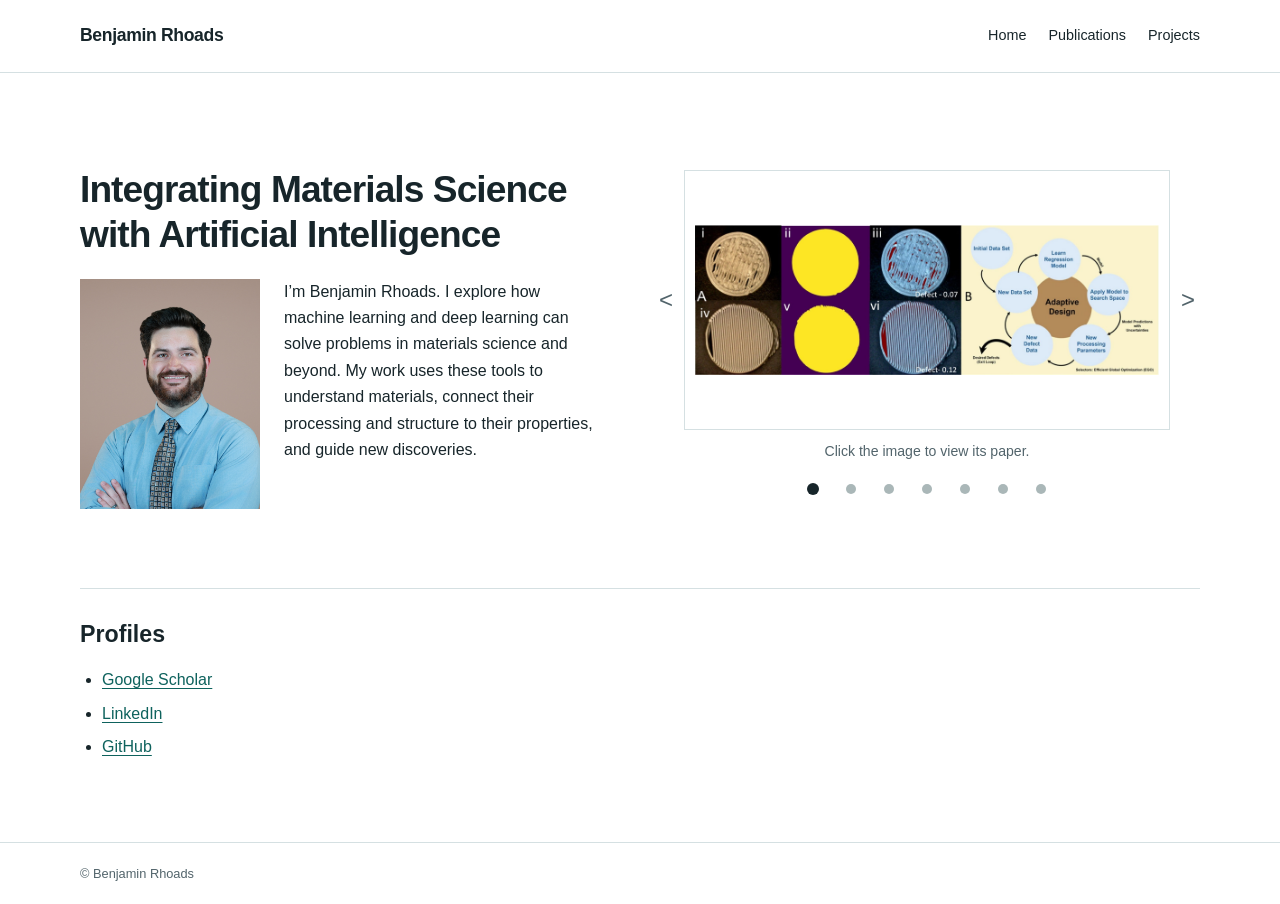
<file: index.html>
<!doctype html>
<html lang="en">
<head>
  <meta charset="utf-8">
  <meta name="viewport" content="width=device-width, initial-scale=1">
  <meta name="description" content="Benjamin Rhoads: materials science, artificial intelligence, publications, and projects.">
  <title>Benjamin Rhoads | Materials &amp; AI</title>
  <link rel="stylesheet" href="style.css?v=20260922-responsive-heading">
  <script src="featured-images.js?v=20260922-carousel" defer></script>
  <script src="carousel.js?v=20260922-arrows" defer></script>
</head>
<body class="home-page">
  <a class="skip-link" href="#main">Skip to content</a>
  <header class="site-header">
    <div class="wrap header-inner">
      <a class="brand" href="index.html">Benjamin Rhoads</a>
      <nav aria-label="Main navigation">
        <a href="index.html" aria-current="page">Home</a>
        <a href="publications.html">Publications</a>
        <a href="projects.html">Projects</a>
      </nav>
    </div>
  </header>

  <main id="main" class="wrap home-main">
    <div class="home-hero">
      <section class="home-intro" aria-labelledby="intro-title">
        <h1 id="intro-title">Integrating Materials Science with Artificial Intelligence</h1>
        <div class="home-about">
          <img class="home-headshot" src="assets/head-shot.jpg" alt="Portrait of Benjamin Rhoads" width="2663" height="3994">
          <p>I’m Benjamin Rhoads. I explore how machine learning and deep learning can solve problems in materials science and beyond. My work uses these tools to understand materials, connect their processing and structure to their properties, and guide new discoveries.</p>
        </div>
      </section>

      <section class="featured-work" aria-label="Featured research images">
        <div class="carousel-stage">
          <button id="carousel-previous" class="carousel-arrow" type="button" aria-label="Previous featured image">&lt;</button>
          <div class="featured-figure">
            <a id="featured-link" href="gnn-paper.html" aria-label="View the paper for this featured image"><img id="featured-image" src="assets/gnn/image1.png" alt="Ni–Al microstructures at four stages of coarsening"></a>
          </div>
          <button id="carousel-next" class="carousel-arrow" type="button" aria-label="Next featured image">&gt;</button>
        </div>
        <p class="carousel-note">Click the image to view its paper.</p>
        <div id="carousel-dots" class="carousel-dots" role="group" aria-label="Choose featured image"></div>
      </section>
    </div>

    <section class="home-section home-profiles" aria-labelledby="profiles-title">
      <h2 id="profiles-title">Profiles</h2>
      <ul class="profile-links">
        <li><a href="https://scholar.google.com/citations?user=8q-4gY8AAAAJ&amp;hl=en&amp;oi=ao" target="_blank" rel="noopener noreferrer">Google Scholar</a></li>
        <li><a href="https://www.linkedin.com/in/benjamin-rhoads" target="_blank" rel="noopener noreferrer">LinkedIn</a></li>
        <li><a href="https://github.com/bmrhoads51" target="_blank" rel="noopener noreferrer">GitHub</a></li>
      </ul>
    </section>
  </main>

  <footer class="site-footer"><div class="wrap">© Benjamin Rhoads</div></footer>
</body>
</html>
</file>
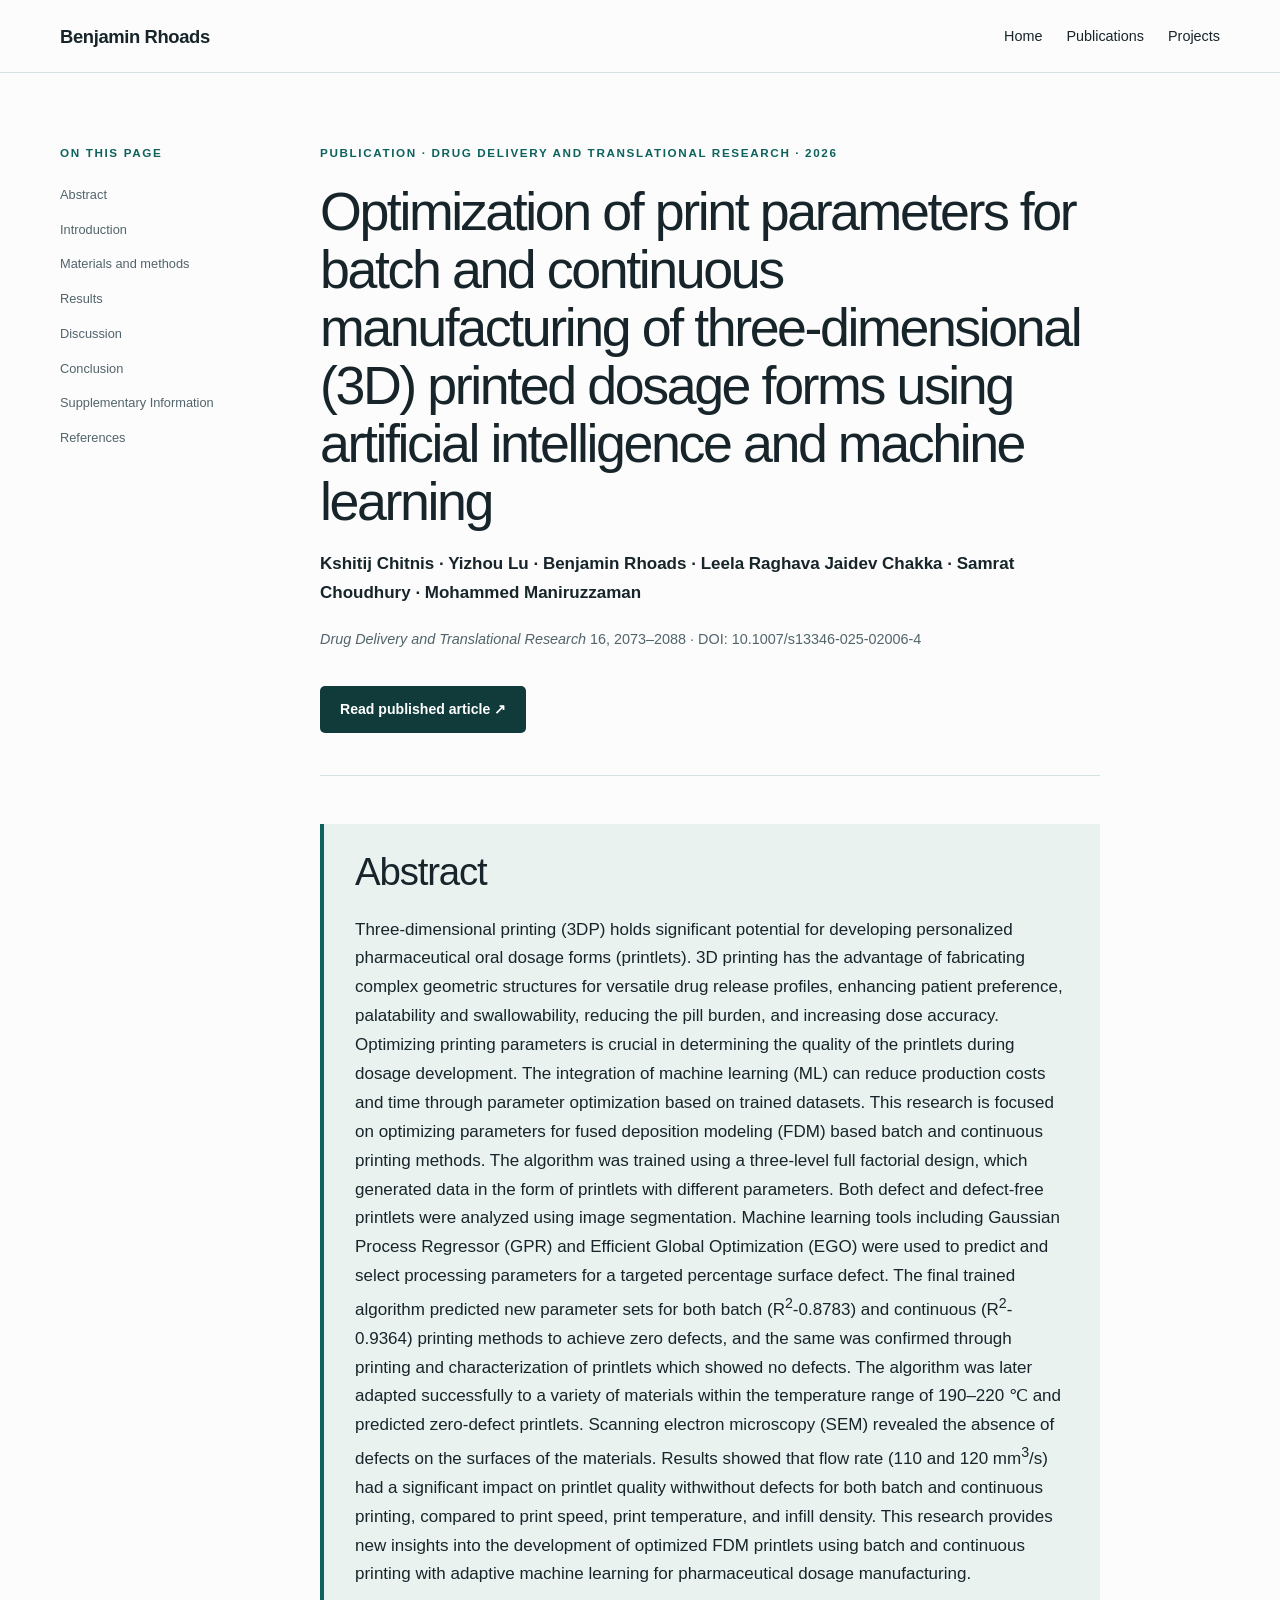
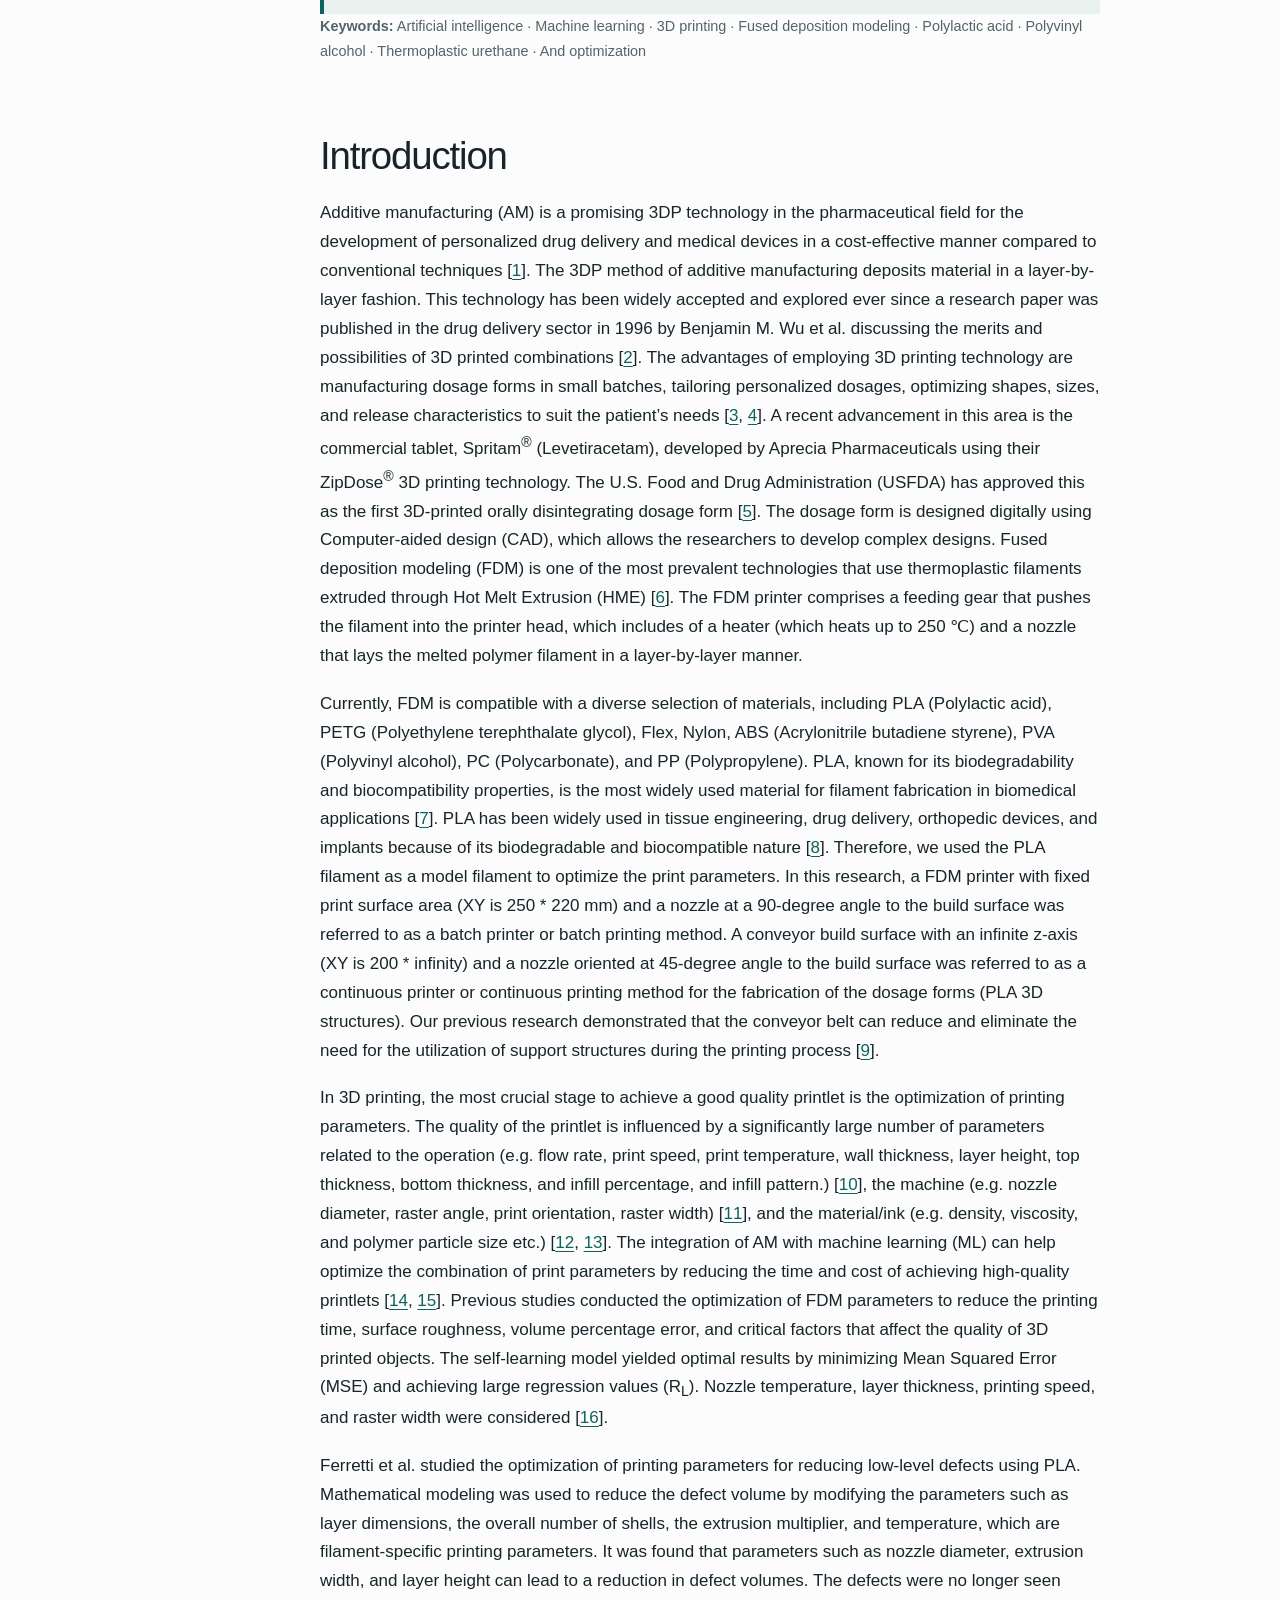
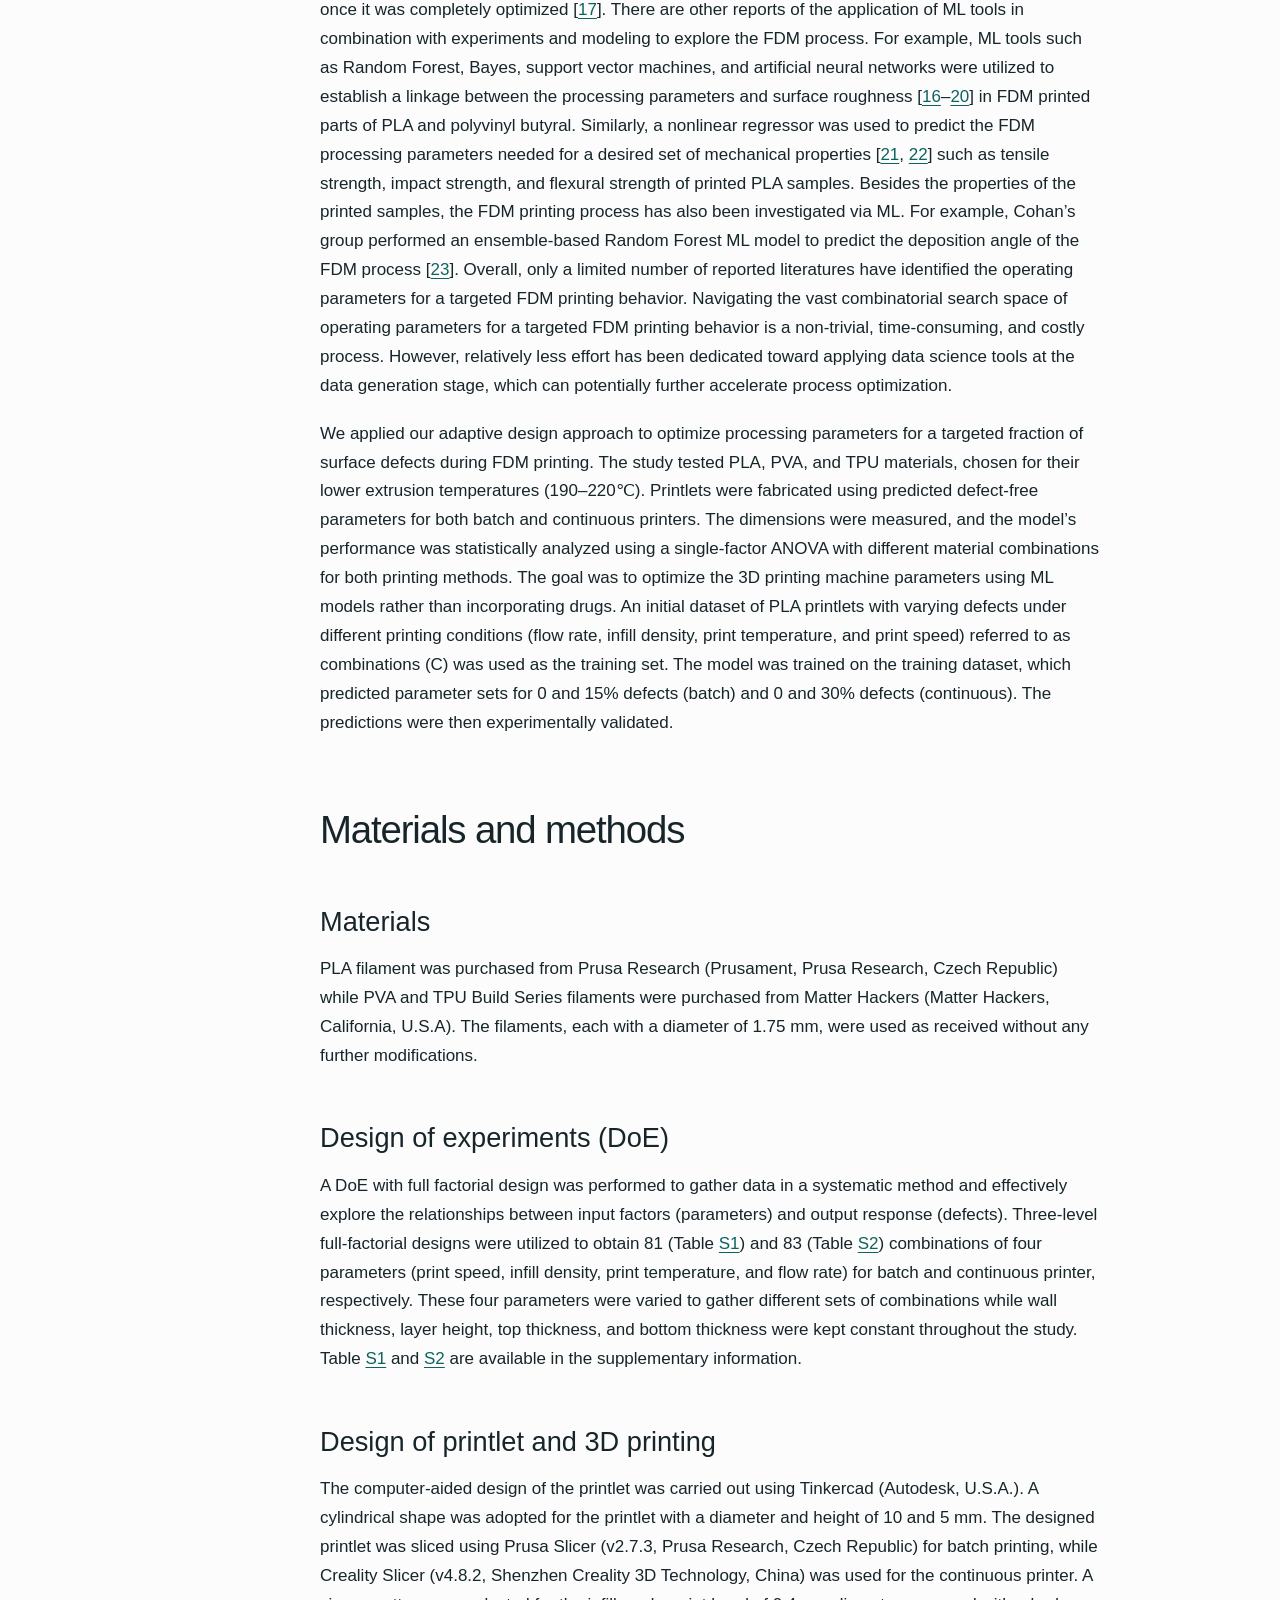
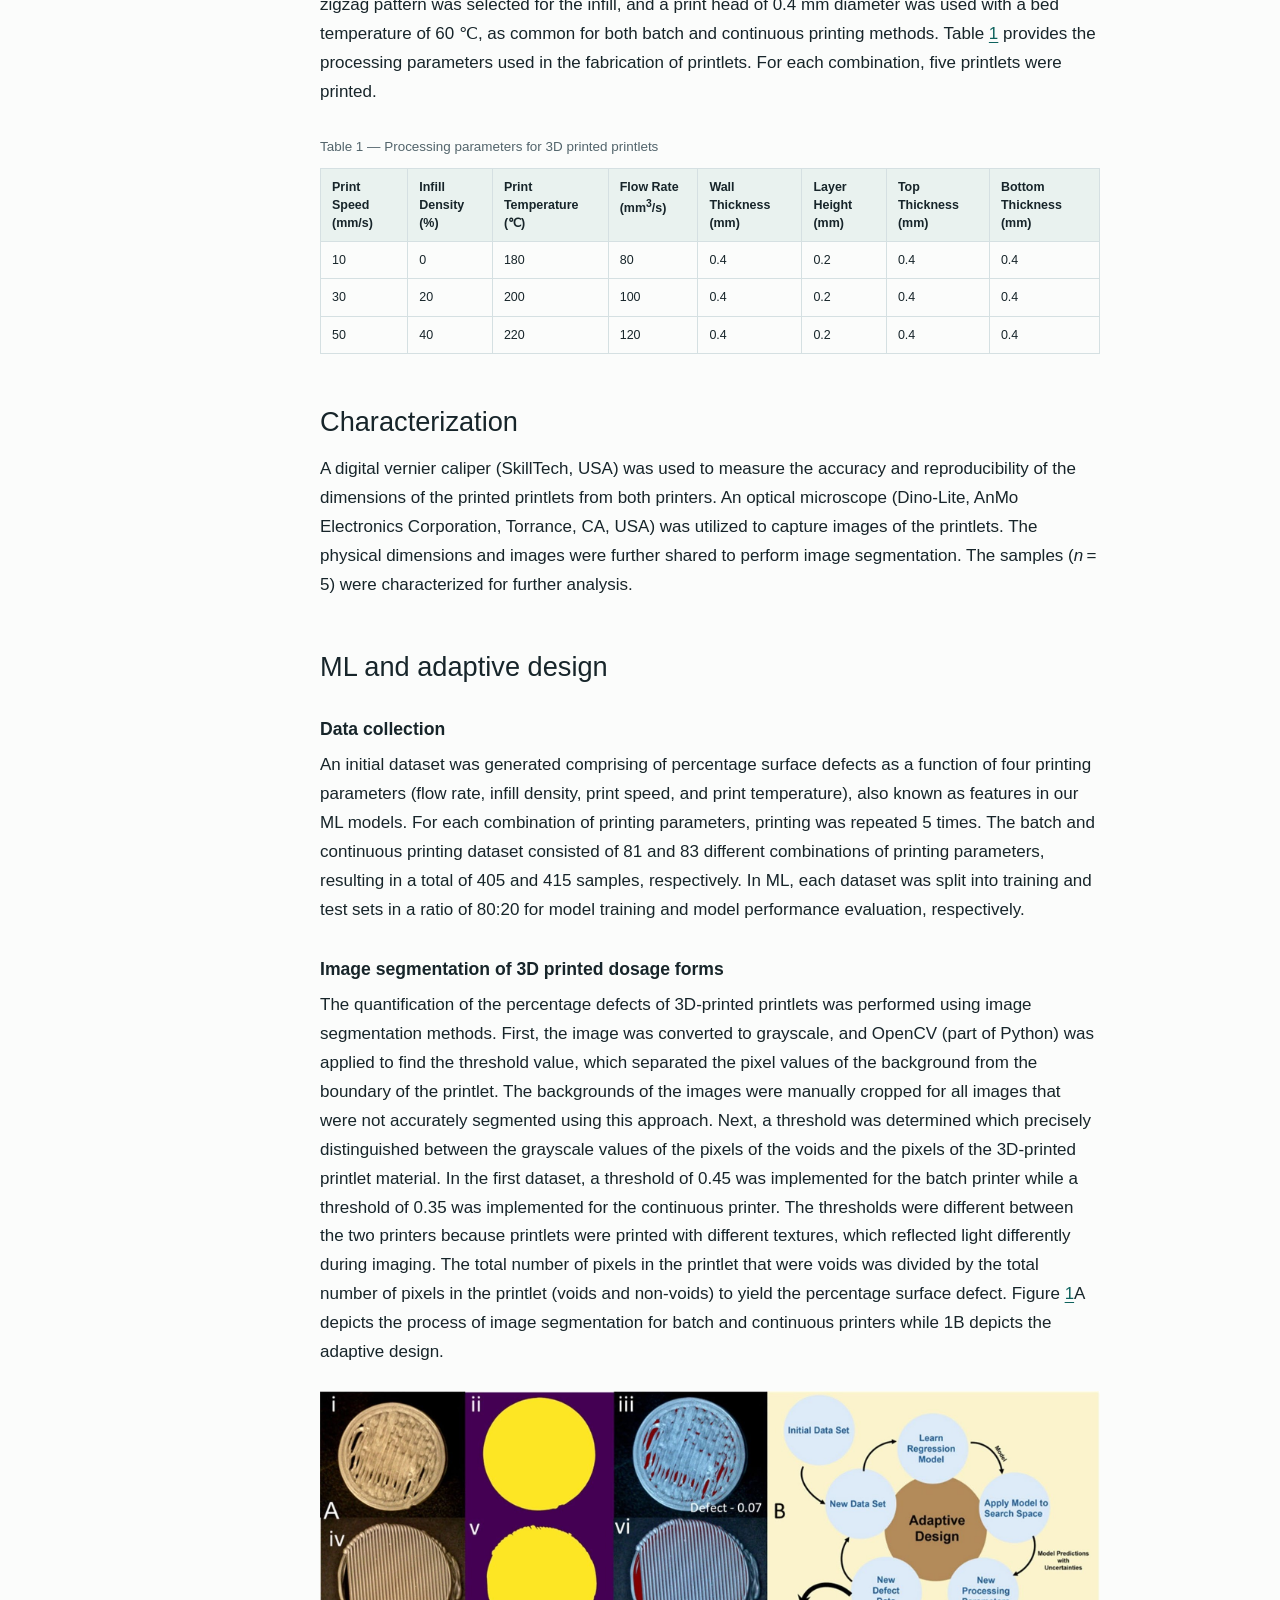
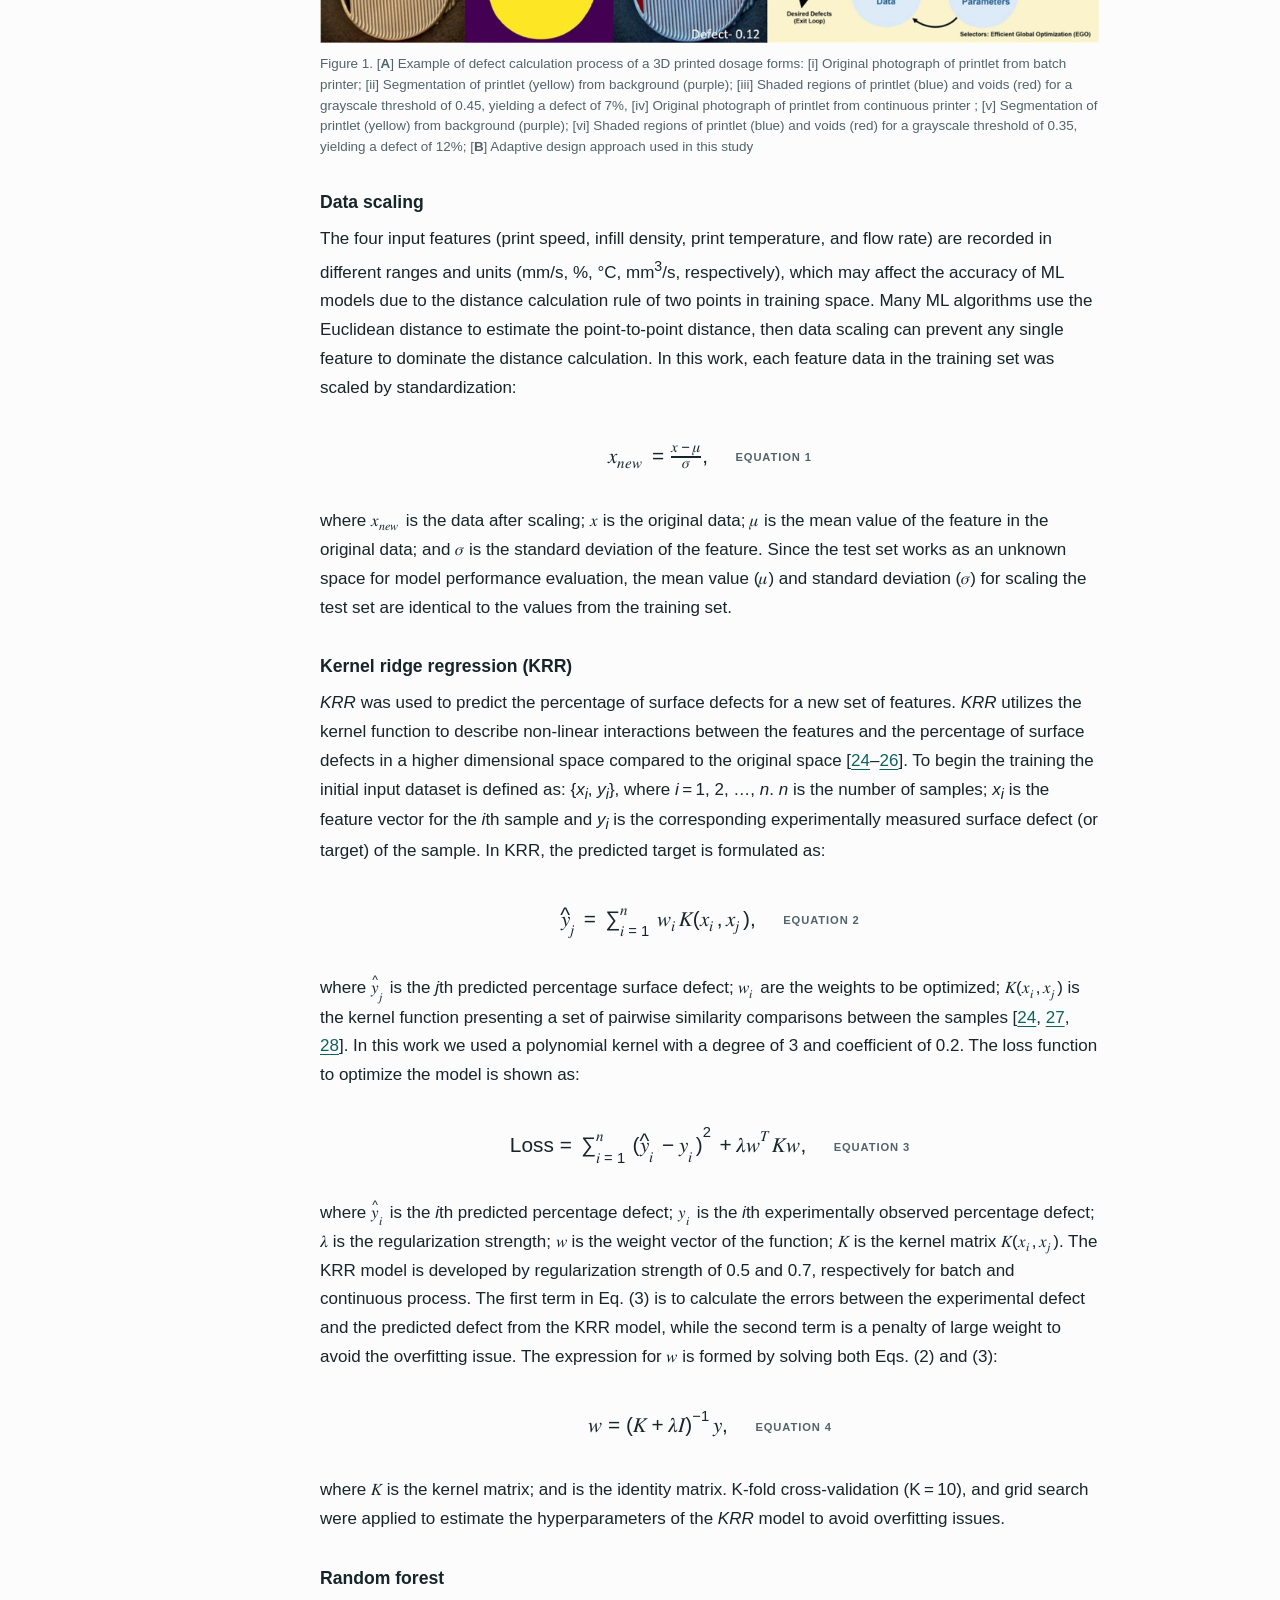
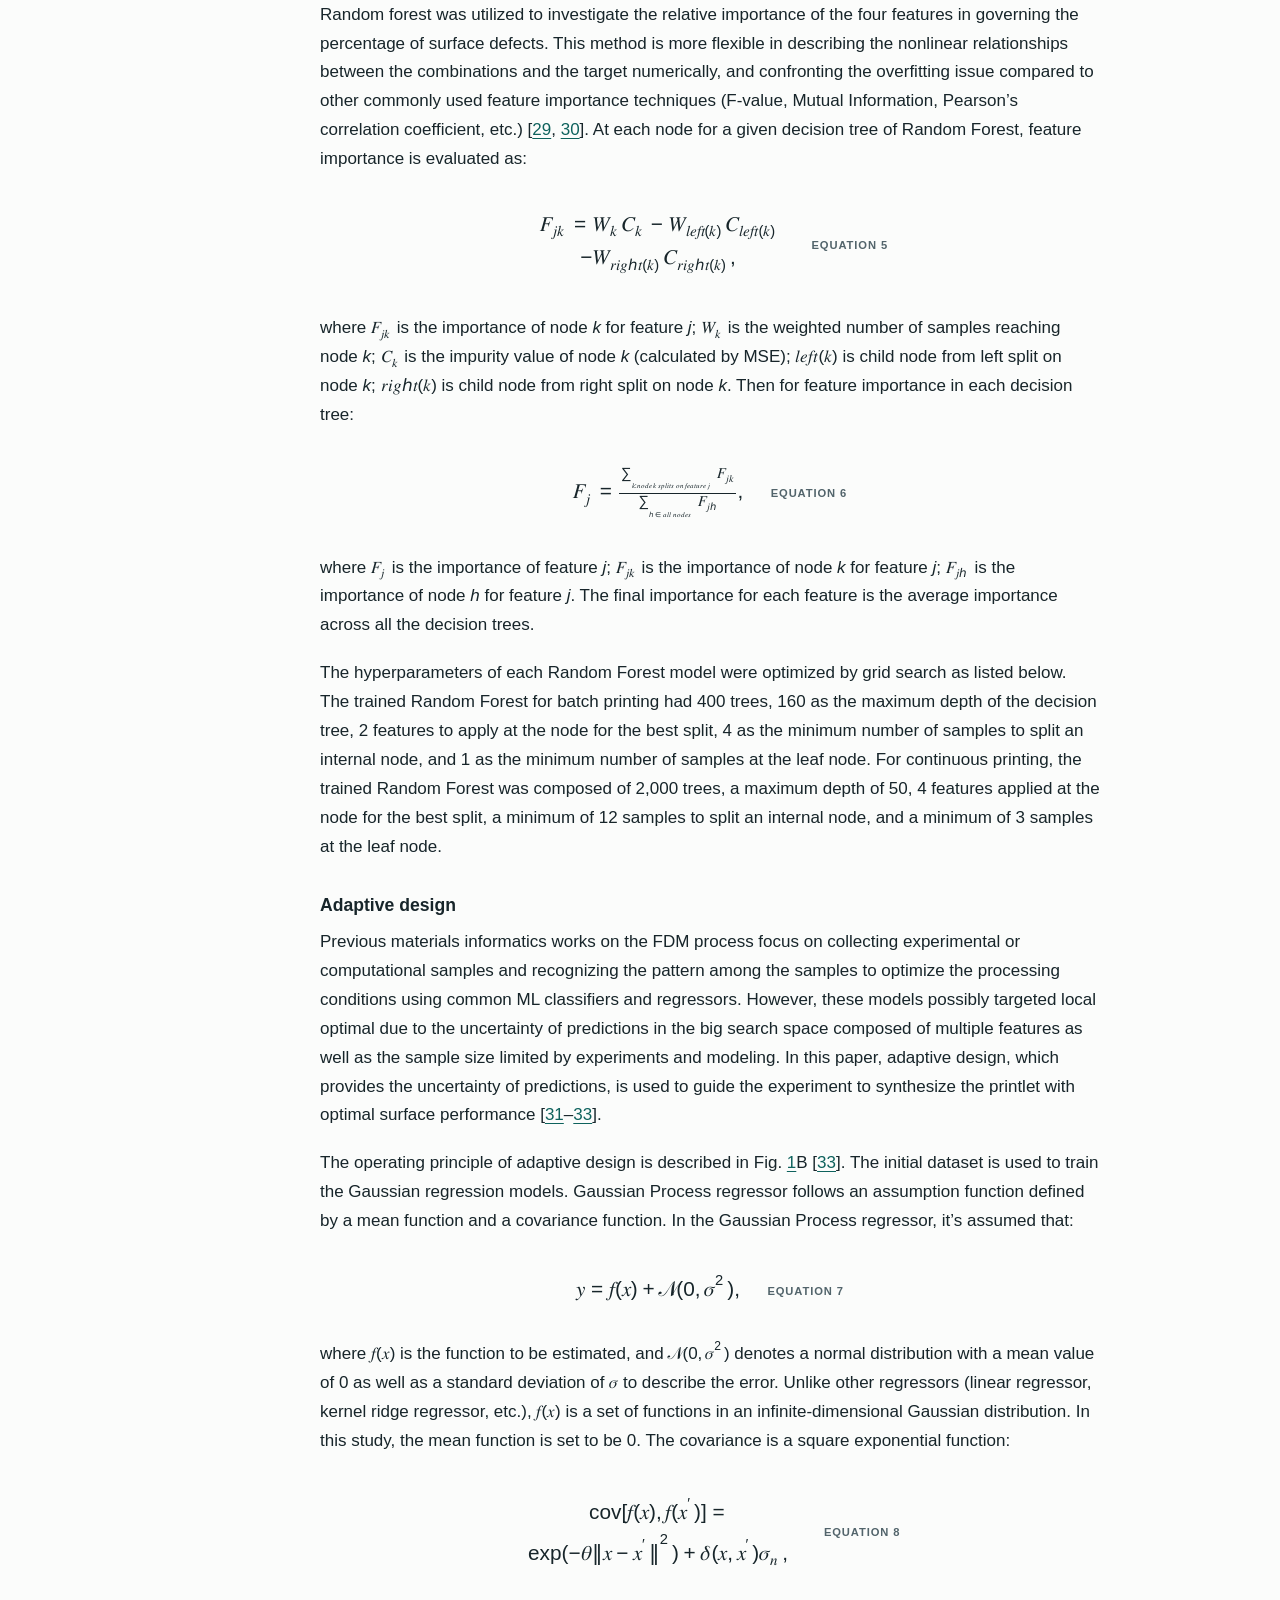
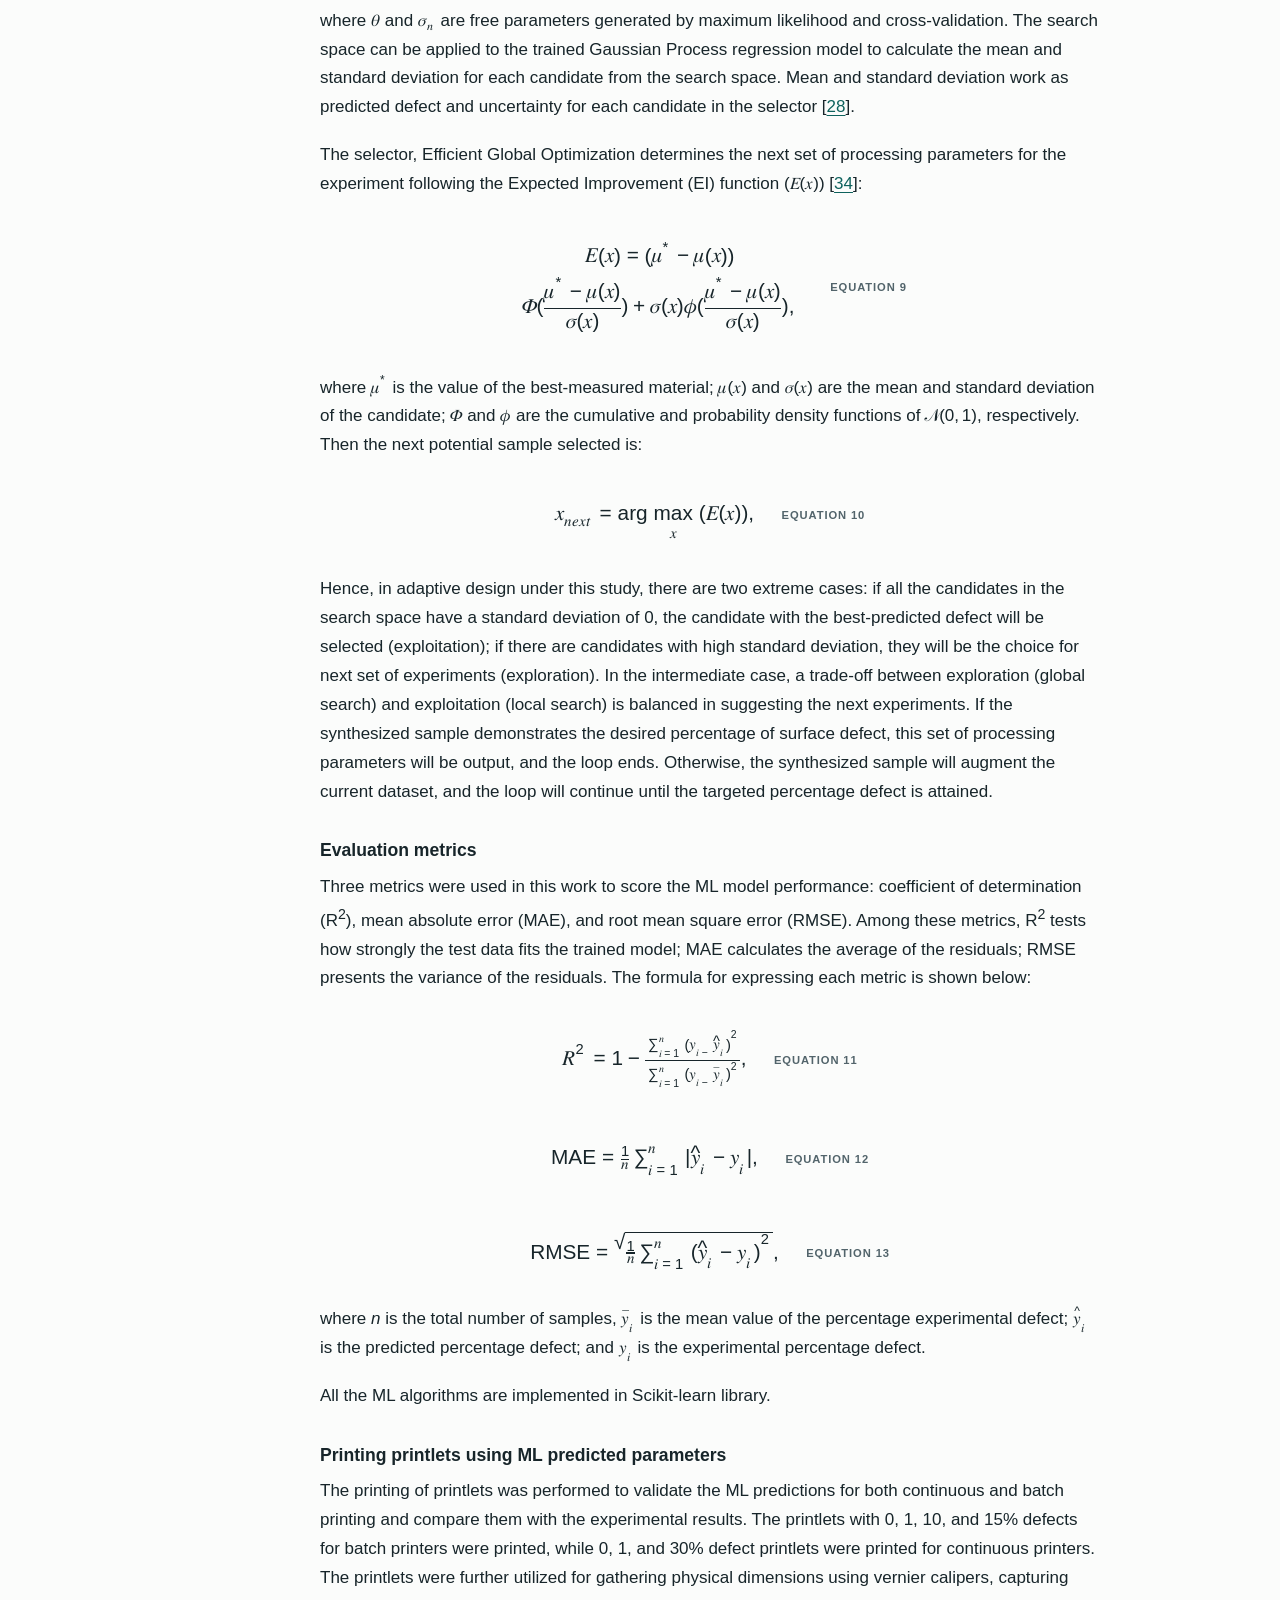
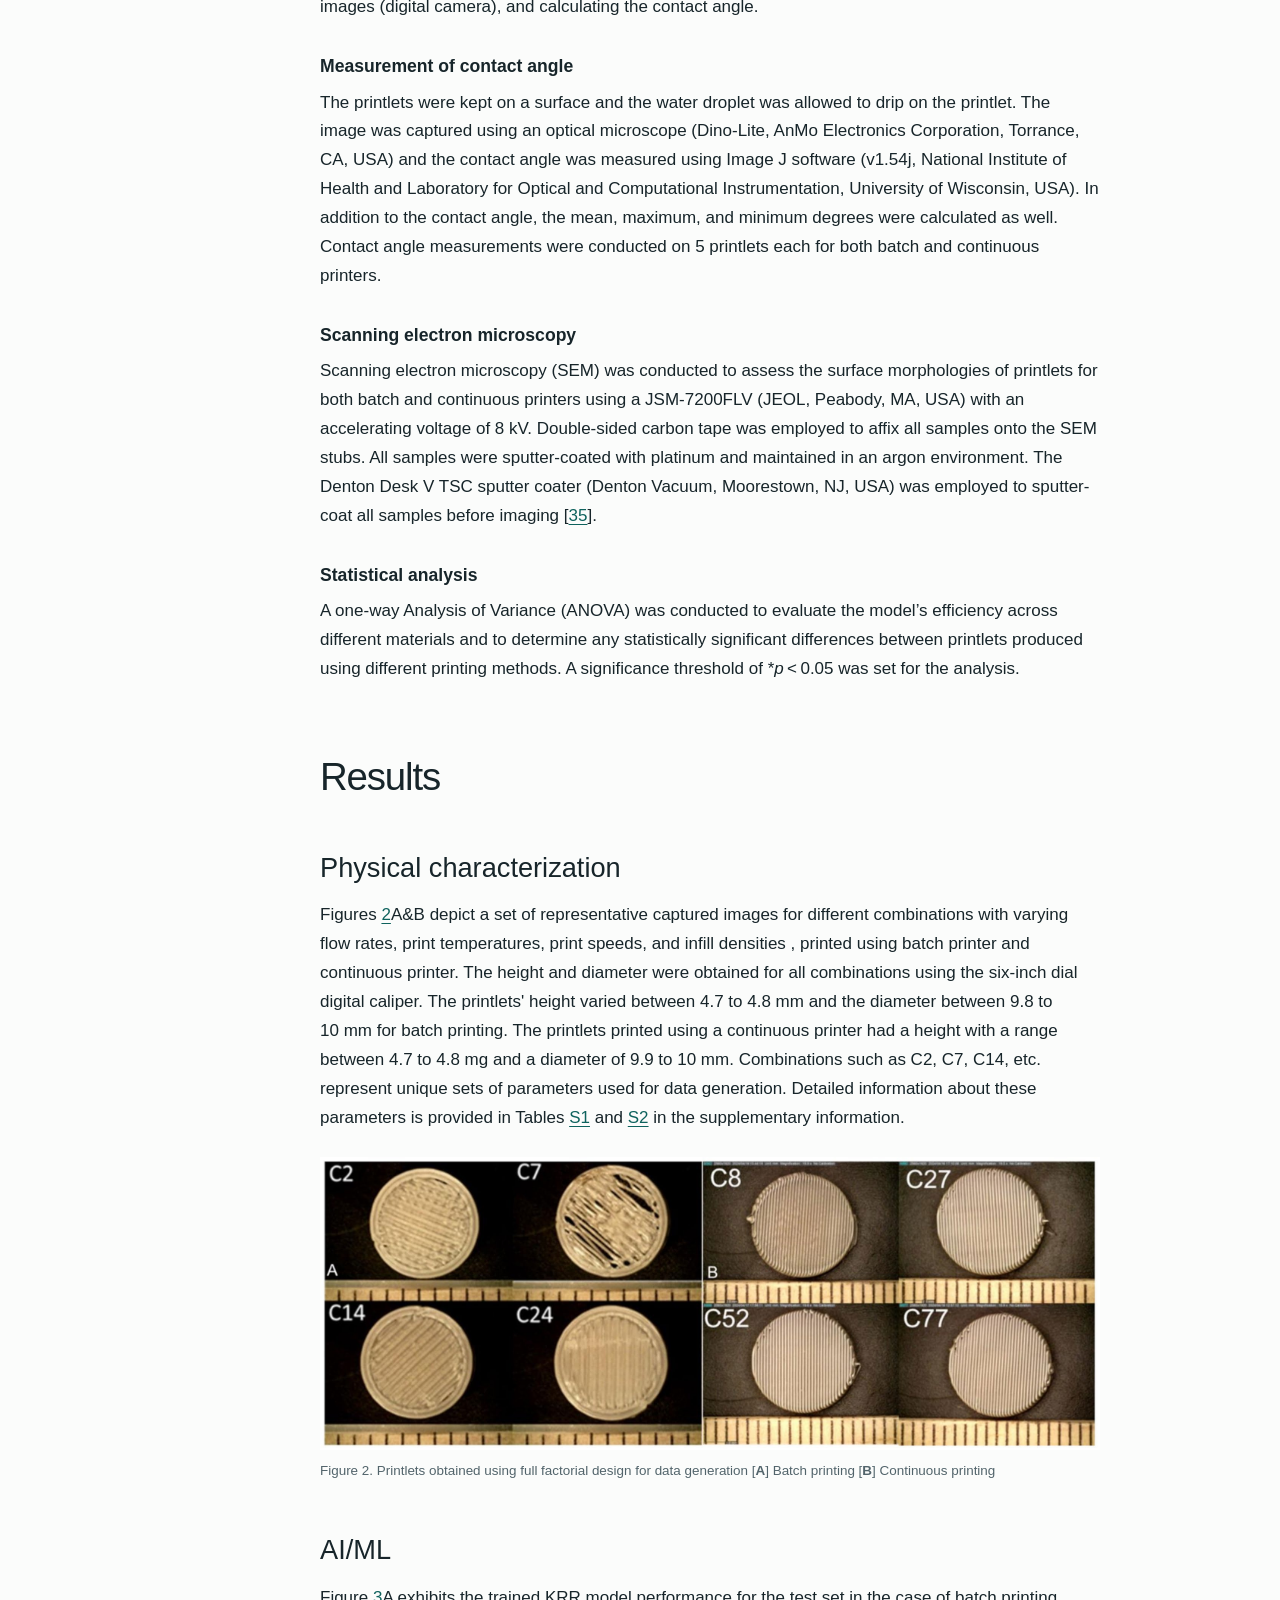
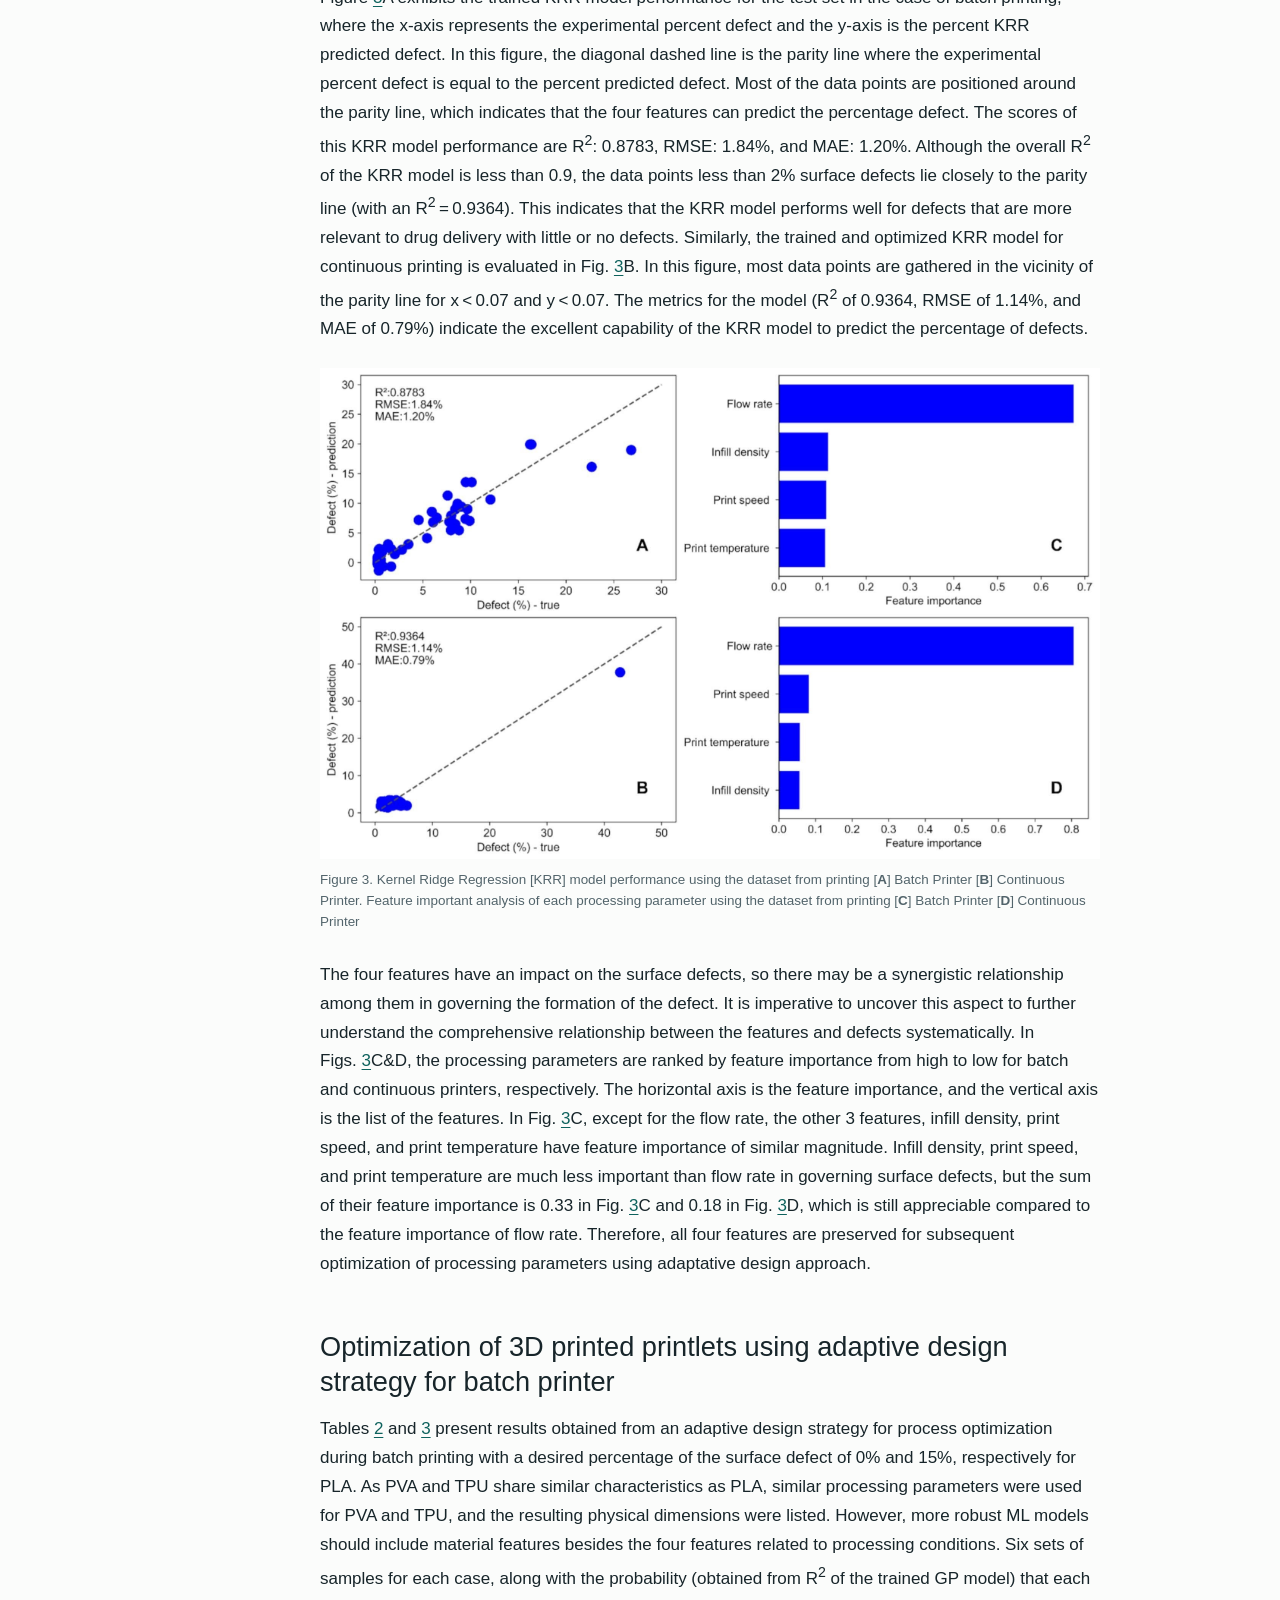
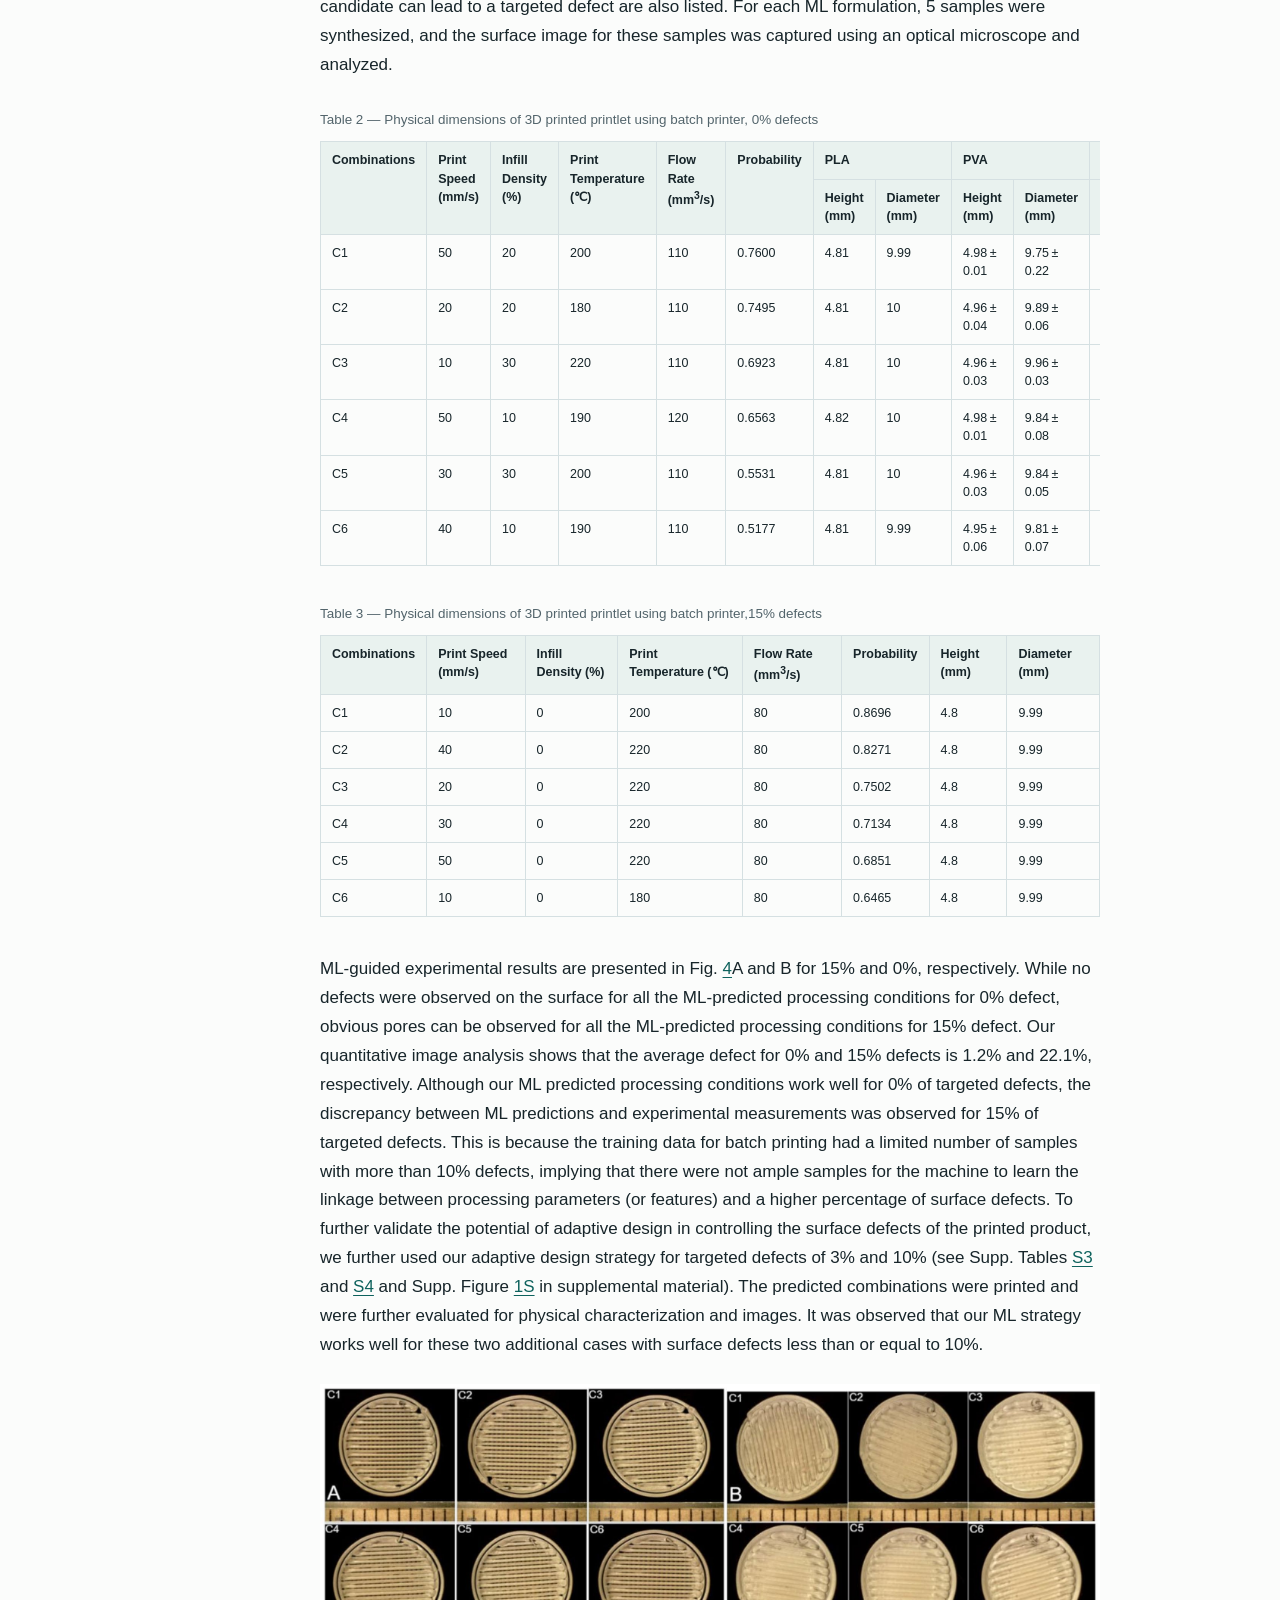
<file: bioprinting-paper.html>
<!doctype html>
<html lang="en">
<head>
  <meta charset="utf-8"><meta name="viewport" content="width=device-width,initial-scale=1">
  <meta name="description" content="Full published research article on AI and machine learning for 3D printed pharmaceutical dosage forms by Benjamin Rhoads and collaborators.">
  <title>Optimization of print parameters for batch and continuous manufacturing of three-dimensional (3D) printed dosage forms using artificial intelligence and machine learning | Benjamin Rhoads</title>
  <link rel="stylesheet" href="style.css?v=20260922-figure-spacing">
</head>
<body>
  <a class="skip-link" href="#main">Skip to content</a>
  <header class="site-header"><div class="wrap header-inner"><a class="brand" href="index.html">Benjamin Rhoads</a><nav aria-label="Main navigation"><a href="index.html">Home</a><a href="publications.html">Publications</a><a href="projects.html">Projects</a></nav></div></header>
  <main id="main" class="wrap paper-layout">
    <aside class="paper-sidebar" aria-label="Article navigation"><p class="eyebrow">On this page</p><a href="#abstract">Abstract</a><a href="#introduction">Introduction</a><a href="#materials-and-methods">Materials and methods</a><a href="#results">Results</a><a href="#discussion">Discussion</a><a href="#conclusion">Conclusion</a><a href="#supplementary-information">Supplementary Information</a><a href="#references">References</a></aside>
    <article class="paper">
      <div class="paper-top"><p class="eyebrow">Publication · Drug Delivery and Translational Research · 2026</p><h1>Optimization of print parameters for batch and continuous manufacturing of three-dimensional (3D) printed dosage forms using artificial intelligence and machine learning</h1><p class="authors">Kshitij Chitnis · Yizhou Lu · Benjamin Rhoads · Leela Raghava Jaidev Chakka · Samrat Choudhury · Mohammed Maniruzzaman</p><p class="journal"><em>Drug Delivery and Translational Research</em> 16, 2073–2088 · DOI: 10.1007/s13346-025-02006-4</p><div class="actions"><a class="button" href="https://doi.org/10.1007/s13346-025-02006-4" target="_blank" rel="noopener noreferrer">Read published article ↗</a></div></div>
      <section class="abstract"><h2 id="abstract">Abstract</h2><p>Three-dimensional printing (3DP) holds significant potential for developing personalized pharmaceutical oral dosage forms (printlets). 3D printing has the advantage of fabricating complex geometric structures for versatile drug release profiles, enhancing patient preference, palatability and swallowability, reducing the pill burden, and increasing dose accuracy. Optimizing printing parameters is crucial in determining the quality of the printlets during dosage development. The integration of machine learning (ML) can reduce production costs and time through parameter optimization based on trained datasets. This research is focused on optimizing parameters for fused deposition modeling (FDM) based batch and continuous printing methods. The algorithm was trained using a three-level full factorial design, which generated data in the form of printlets with different parameters. Both defect and defect-free printlets were analyzed using image segmentation. Machine learning tools including Gaussian Process Regressor (GPR) and Efficient Global Optimization (EGO) were used to predict and select processing parameters for a targeted percentage surface defect. The final trained algorithm predicted new parameter sets for both batch (R<sup>2</sup>-0.8783) and continuous (R<sup>2</sup>-0.9364) printing methods to achieve zero defects, and the same was confirmed through printing and characterization of printlets which showed no defects. The algorithm was later adapted successfully to a variety of materials within the temperature range of 190–220 ℃ and predicted zero-defect printlets. Scanning electron microscopy (SEM) revealed the absence of defects on the surfaces of the materials. Results showed that flow rate (110 and 120 mm<sup>3</sup>/s) had a significant impact on printlet quality withwithout defects for both batch and continuous printing, compared to print speed, print temperature, and infill density. This research provides new insights into the development of optimized FDM printlets using batch and continuous printing with adaptive machine learning for pharmaceutical dosage manufacturing.</p></section>
<p class="journal"><strong>Keywords:</strong> Artificial intelligence · Machine learning · 3D printing · Fused deposition modeling · Polylactic acid · Polyvinyl alcohol · Thermoplastic urethane · And optimization</p>
<h2 id="introduction">Introduction</h2>
<p>Additive manufacturing (AM) is a promising 3DP technology in the pharmaceutical field for the development of personalized drug delivery and medical devices in a cost-effective manner compared to conventional techniques [<a href="#ref-1">1</a>]. The 3DP method of additive manufacturing deposits material in a layer-by-layer fashion. This technology has been widely accepted and explored ever since a research paper was published in the drug delivery sector in 1996 by Benjamin M. Wu et al. discussing the merits and possibilities of 3D printed combinations [<a href="#ref-2">2</a>]. The advantages of employing 3D printing technology are manufacturing dosage forms in small batches, tailoring personalized dosages, optimizing shapes, sizes, and release characteristics to suit the patient’s needs [<a href="#ref-3">3</a>, <a href="#ref-4">4</a>]. A recent advancement in this area is the commercial tablet, Spritam<sup>®</sup> (Levetiracetam), developed by Aprecia Pharmaceuticals using their ZipDose<sup>®</sup> 3D printing technology. The U.S. Food and Drug Administration (USFDA) has approved this as the first 3D-printed orally disintegrating dosage form [<a href="#ref-5">5</a>]. The dosage form is designed digitally using Computer-aided design (CAD), which allows the researchers to develop complex designs. Fused deposition modeling (FDM) is one of the most prevalent technologies that use thermoplastic filaments extruded through Hot Melt Extrusion (HME) [<a href="#ref-6">6</a>]. The FDM printer comprises a feeding gear that pushes the filament into the printer head, which includes of a heater (which heats up to 250 ℃) and a nozzle that lays the melted polymer filament in a layer-by-layer manner.</p>
<p>Currently, FDM is compatible with a diverse selection of materials, including PLA (Polylactic acid), PETG (Polyethylene terephthalate glycol), Flex, Nylon, ABS (Acrylonitrile butadiene styrene), PVA (Polyvinyl alcohol), PC (Polycarbonate), and PP (Polypropylene). PLA, known for its biodegradability and biocompatibility properties, is the most widely used material for filament fabrication in biomedical applications [<a href="#ref-7">7</a>]. PLA has been widely used in tissue engineering, drug delivery, orthopedic devices, and implants because of its biodegradable and biocompatible nature [<a href="#ref-8">8</a>]. Therefore, we used the PLA filament as a model filament to optimize the print parameters. In this research, a FDM printer with fixed print surface area (XY is 250 * 220 mm) and a nozzle at a 90-degree angle to the build surface was referred to as a batch printer or batch printing method. A conveyor build surface with an infinite z-axis (XY is 200 * infinity) and a nozzle oriented at 45-degree angle to the build surface was referred to as a continuous printer or continuous printing method for the fabrication of the dosage forms (PLA 3D structures). Our previous research demonstrated that the conveyor belt can reduce and eliminate the need for the utilization of support structures during the printing process [<a href="#ref-9">9</a>].</p>
<p>In 3D printing, the most crucial stage to achieve a good quality printlet is the optimization of printing parameters. The quality of the printlet is influenced by a significantly large number of parameters related to the operation (e.g. flow rate, print speed, print temperature, wall thickness, layer height, top thickness, bottom thickness, and infill percentage, and infill pattern.) [<a href="#ref-10">10</a>], the machine (e.g. nozzle diameter, raster angle, print orientation, raster width) [<a href="#ref-11">11</a>], and the material/ink (e.g. density, viscosity, and polymer particle size etc.) [<a href="#ref-12">12</a>, <a href="#ref-13">13</a>]. The integration of AM with machine learning (ML) can help optimize the combination of print parameters by reducing the time and cost of achieving high-quality printlets [<a href="#ref-14">14</a>, <a href="#ref-15">15</a>]. Previous studies conducted the optimization of FDM parameters to reduce the printing time, surface roughness, volume percentage error, and critical factors that affect the quality of 3D printed objects. The self-learning model yielded optimal results by minimizing Mean Squared Error (MSE) and achieving large regression values (R<sub>L</sub>). Nozzle temperature, layer thickness, printing speed, and raster width were considered [<a href="#ref-16">16</a>].</p>
<p>Ferretti et al. studied the optimization of printing parameters for reducing low-level defects using PLA. Mathematical modeling was used to reduce the defect volume by modifying the parameters such as layer dimensions, the overall number of shells, the extrusion multiplier, and temperature, which are filament-specific printing parameters. It was found that parameters such as nozzle diameter, extrusion width, and layer height can lead to a reduction in defect volumes. The defects were no longer seen once it was completely optimized [<a href="#ref-17">17</a>]. There are other reports of the application of ML tools in combination with experiments and modeling to explore the FDM process. For example, ML tools such as Random Forest, Bayes, support vector machines, and artificial neural networks were utilized to establish a linkage between the processing parameters and surface roughness [<a href="#ref-16">16</a>–<a href="#ref-20">20</a>] in FDM printed parts of PLA and polyvinyl butyral. Similarly, a nonlinear regressor was used to predict the FDM processing parameters needed for a desired set of mechanical properties [<a href="#ref-21">21</a>, <a href="#ref-22">22</a>] such as tensile strength, impact strength, and flexural strength of printed PLA samples. Besides the properties of the printed samples, the FDM printing process has also been investigated via ML. For example, Cohan’s group performed an ensemble-based Random Forest ML model to predict the deposition angle of the FDM process [<a href="#ref-23">23</a>]. Overall, only a limited number of reported literatures have identified the operating parameters for a targeted FDM printing behavior. Navigating the vast combinatorial search space of operating parameters for a targeted FDM printing behavior is a non-trivial, time-consuming, and costly process. However, relatively less effort has been dedicated toward applying data science tools at the data generation stage, which can potentially further accelerate process optimization.</p>
<p>We applied our adaptive design approach to optimize processing parameters for a targeted fraction of surface defects during FDM printing. The study tested PLA, PVA, and TPU materials, chosen for their lower extrusion temperatures (190–220℃). Printlets were fabricated using predicted defect-free parameters for both batch and continuous printers. The dimensions were measured, and the model’s performance was statistically analyzed using a single-factor ANOVA with different material combinations for both printing methods. The goal was to optimize the 3D printing machine parameters using ML models rather than incorporating drugs. An initial dataset of PLA printlets with varying defects under different printing conditions (flow rate, infill density, print temperature, and print speed) referred to as combinations (C) was used as the training set. The model was trained on the training dataset, which predicted parameter sets for 0 and 15% defects (batch) and 0 and 30% defects (continuous). The predictions were then experimentally validated.</p>
<h2 id="materials-and-methods">Materials and methods</h2>
<h3 id="materials">Materials</h3>
<p>PLA filament was purchased from Prusa Research (Prusament, Prusa Research, Czech Republic) while PVA and TPU Build Series filaments were purchased from Matter Hackers (Matter Hackers, California, U.S.A). The filaments, each with a diameter of 1.75 mm, were used as received without any further modifications.</p>
<h3 id="design-of-experiments-doe">Design of experiments (DoE)</h3>
<p>A DoE with full factorial design was performed to gather data in a systematic method and effectively explore the relationships between input factors (parameters) and output response (defects). Three-level full-factorial designs were utilized to obtain 81 (Table <a href="https://doi.org/10.1007/s13346-025-02006-4" target="_blank" rel="noopener noreferrer">S1</a>) and 83 (Table <a href="https://doi.org/10.1007/s13346-025-02006-4" target="_blank" rel="noopener noreferrer">S2</a>) combinations of four parameters (print speed, infill density, print temperature, and flow rate) for batch and continuous printer, respectively. These four parameters were varied to gather different sets of combinations while wall thickness, layer height, top thickness, and bottom thickness were kept constant throughout the study. Table <a href="https://doi.org/10.1007/s13346-025-02006-4" target="_blank" rel="noopener noreferrer">S1</a> and <a href="https://doi.org/10.1007/s13346-025-02006-4" target="_blank" rel="noopener noreferrer">S2</a> are available in the supplementary information.</p>
<h3 id="design-of-printlet-and-3d-printing">Design of printlet and 3D printing</h3>
<p>The computer-aided design of the printlet was carried out using Tinkercad (Autodesk, U.S.A.). A cylindrical shape was adopted for the printlet with a diameter and height of 10 and 5 mm. The designed printlet was sliced using Prusa Slicer (v2.7.3, Prusa Research, Czech Republic) for batch printing, while Creality Slicer (v4.8.2, Shenzhen Creality 3D Technology, China) was used for the continuous printer. A zigzag pattern was selected for the infill, and a print head of 0.4 mm diameter was used with a bed temperature of 60 ℃, as common for both batch and continuous printing methods. Table <a href="#table-1">1</a> provides the processing parameters used in the fabrication of printlets. For each combination, five printlets were printed.</p>
<div class="table-scroll" id="table-1"><table><caption>Table 1 — Processing parameters for 3D printed printlets</caption><tbody><tr><th>Print Speed (mm/s)</th><th>Infill Density (%)</th><th>Print Temperature (℃)</th><th>Flow Rate (mm<sup>3</sup>/s)</th><th>Wall Thickness (mm)</th><th>Layer Height (mm)</th><th>Top Thickness (mm)</th><th>Bottom Thickness (mm)</th></tr><tr><td>10</td><td>0</td><td>180</td><td>80</td><td>0.4</td><td>0.2</td><td>0.4</td><td>0.4</td></tr><tr><td>30</td><td>20</td><td>200</td><td>100</td><td>0.4</td><td>0.2</td><td>0.4</td><td>0.4</td></tr><tr><td>50</td><td>40</td><td>220</td><td>120</td><td>0.4</td><td>0.2</td><td>0.4</td><td>0.4</td></tr></tbody></table></div>
<h3 id="characterization">Characterization</h3>
<p>A digital vernier caliper (SkillTech, USA) was used to measure the accuracy and reproducibility of the dimensions of the printed printlets from both printers. An optical microscope (Dino-Lite, AnMo Electronics Corporation, Torrance, CA, USA) was utilized to capture images of the printlets. The physical dimensions and images were further shared to perform image segmentation. The samples (<em>n</em> = 5) were characterized for further analysis.</p>
<h3 id="ml-and-adaptive-design">ML and adaptive design</h3>
<h4 id="data-collection">Data collection</h4>
<p>An initial dataset was generated comprising of percentage surface defects as a function of four printing parameters (flow rate, infill density, print speed, and print temperature), also known as features in our ML models. For each combination of printing parameters, printing was repeated 5 times. The batch and continuous printing dataset consisted of 81 and 83 different combinations of printing parameters, resulting in a total of 405 and 415 samples, respectively. In ML, each dataset was split into training and test sets in a ratio of 80:20 for model training and model performance evaluation, respectively.</p>
<h4 id="image-segmentation-of-3d-printed-dosage-forms">Image segmentation of 3D printed dosage forms</h4>
<p>The quantification of the percentage defects of 3D-printed printlets was performed using image segmentation methods. First, the image was converted to grayscale, and OpenCV (part of Python) was applied to find the threshold value, which separated the pixel values of the background from the boundary of the printlet. The backgrounds of the images were manually cropped for all images that were not accurately segmented using this approach. Next, a threshold was determined which precisely distinguished between the grayscale values of the pixels of the voids and the pixels of the 3D-printed printlet material. In the first dataset, a threshold of 0.45 was implemented for the batch printer while a threshold of 0.35 was implemented for the continuous printer. The thresholds were different between the two printers because printlets were printed with different textures, which reflected light differently during imaging. The total number of pixels in the printlet that were voids was divided by the total number of pixels in the printlet (voids and non-voids) to yield the percentage surface defect. Figure <a href="#figure-1">1</a>A depicts the process of image segmentation for batch and continuous printers while 1B depicts the adaptive design.</p>
<figure id="figure-1"><img src="assets/bioprinting/figure-1.jpg" width="2055" height="664" alt="Figure 1 from the final published bioprinting paper" loading="lazy"><figcaption>Figure 1. [<strong>A</strong>] Example of defect calculation process of a 3D printed dosage forms: [i] Original photograph of printlet from batch printer; [ii] Segmentation of printlet (yellow) from background (purple); [iii] Shaded regions of printlet (blue) and voids (red) for a grayscale threshold of 0.45, yielding a defect of 7%, [iv] Original photograph of printlet from continuous printer ; [v] Segmentation of printlet (yellow) from background (purple); [vi] Shaded regions of printlet (blue) and voids (red) for a grayscale threshold of 0.35, yielding a defect of 12%; [<strong>B</strong>] Adaptive design approach used in this study</figcaption></figure>
<h4 id="data-scaling">Data scaling</h4>
<p>The four input features (print speed, infill density, print temperature, and flow rate) are recorded in different ranges and units (mm/s, %, °C, mm<sup>3</sup>/s, respectively), which may affect the accuracy of ML models due to the distance calculation rule of two points in training space. Many ML algorithms use the Euclidean distance to estimate the point-to-point distance, then data scaling can prevent any single feature to dominate the distance calculation. In this work, each feature data in the training set was scaled by standardization:</p>
<div class="equation" id="equation-1"><math xmlns="http://www.w3.org/1998/Math/MathML" display="inline"><mrow><mrow><msub><mi>x</mi><mrow><mi>n</mi><mi>e</mi><mi>w</mi></mrow></msub></mrow><mo>&#x0003D;</mo><mfrac><mrow><mrow><mi>x</mi><mo>&#x02212;</mo><mi>&#x003BC;</mi></mrow></mrow><mrow><mi>&#x003C3;</mi></mrow></mfrac><mo>&#x0002C;</mo></mrow></math><span class="equation-number">Equation 1</span></div>
<p>where <math xmlns="http://www.w3.org/1998/Math/MathML" display="inline"><mrow><msub><mrow><mi>x</mi></mrow><mrow><mi>n</mi><mi>e</mi><mi>w</mi></mrow></msub></mrow></math> is the data after scaling; <math xmlns="http://www.w3.org/1998/Math/MathML" display="inline"><mrow><mi>x</mi></mrow></math> is the original data; <math xmlns="http://www.w3.org/1998/Math/MathML" display="inline"><mrow><mi>&#x003BC;</mi></mrow></math> is the mean value of the feature in the original data; and <math xmlns="http://www.w3.org/1998/Math/MathML" display="inline"><mrow><mi>&#x003C3;</mi></mrow></math> is the standard deviation of the feature. Since the test set works as an unknown space for model performance evaluation, the mean value (<math xmlns="http://www.w3.org/1998/Math/MathML" display="inline"><mrow><mi>&#x003BC;</mi><mo stretchy="false">&#x00029;</mo></mrow></math> and standard deviation (<math xmlns="http://www.w3.org/1998/Math/MathML" display="inline"><mrow><mi>&#x003C3;</mi></mrow></math>) for scaling the test set are identical to the values from the training set.</p>
<h4 id="kernel-ridge-regression-krr">Kernel ridge regression (KRR)</h4>
<p><em>KRR</em> was used to predict the percentage of surface defects for a new set of features. <em>KRR</em> utilizes the kernel function to describe non-linear interactions between the features and the percentage of surface defects in a higher dimensional space compared to the original space [<a href="#ref-24">24</a>–<a href="#ref-26">26</a>]. To begin the training the initial input dataset is defined as: {<em>x</em><sub><em>i</em></sub>, <em>y</em><sub><em>i</em></sub>}, where <em>i</em> = 1, 2, …, <em>n</em>. <em>n</em> is the number of samples; <em>x</em><sub><em>i</em></sub> is the feature vector for the <em>i</em>th sample and <em>y</em><sub><em>i</em></sub> is the corresponding experimentally measured surface defect (or target) of the sample. In KRR, the predicted target is formulated as:</p>
<div class="equation" id="equation-2"><math xmlns="http://www.w3.org/1998/Math/MathML" display="inline"><mrow><mrow><msub><mover accent="true"><mi>y</mi><mo>&#x0005E;</mo></mover><mi>j</mi></msub></mrow><mo>&#x0003D;</mo><munderover><mo>&#x02211;</mo><mrow><mi>i</mi><mo>&#x0003D;</mo><mn>1</mn></mrow><mi>n</mi></munderover><mrow><mrow><msub><mi>w</mi><mi>i</mi></msub></mrow><mi>K</mi><mrow><mo stretchy="true" fence="true" form="prefix">&#x00028;</mo><mrow><mrow><msub><mi>x</mi><mi>i</mi></msub></mrow><mo>&#x0002C;</mo><mrow><msub><mi>x</mi><mi>j</mi></msub></mrow></mrow><mo stretchy="true" fence="true" form="postfix">&#x00029;</mo></mrow></mrow><mo>&#x0002C;</mo></mrow></math><span class="equation-number">Equation 2</span></div>
<p>where <math xmlns="http://www.w3.org/1998/Math/MathML" display="inline"><mrow><msub><mrow><mover><mrow><mi>y</mi></mrow><mo>&#x0005E;</mo></mover></mrow><mrow><mi>j</mi></mrow></msub></mrow></math> is the <em>j</em>th predicted percentage surface defect; <math xmlns="http://www.w3.org/1998/Math/MathML" display="inline"><mrow><msub><mrow><mi>w</mi></mrow><mrow><mi>i</mi></mrow></msub></mrow></math> are the weights to be optimized; <math xmlns="http://www.w3.org/1998/Math/MathML" display="inline"><mrow><mi>K</mi><mrow><mo stretchy="true" fence="true" form="prefix">&#x00028;</mo><mrow><mrow><msub><mi>x</mi><mi>i</mi></msub></mrow><mo>&#x0002C;</mo><mrow><msub><mi>x</mi><mi>j</mi></msub></mrow></mrow><mo stretchy="true" fence="true" form="postfix">&#x00029;</mo></mrow></mrow></math> is the kernel function presenting a set of pairwise similarity comparisons between the samples [<a href="#ref-24">24</a>, <a href="#ref-27">27</a>, <a href="#ref-28">28</a>]. In this work we used a polynomial kernel with a degree of 3 and coefficient of 0.2. The loss function to optimize the model is shown as:</p>
<div class="equation" id="equation-3"><math xmlns="http://www.w3.org/1998/Math/MathML" display="inline"><mrow><mrow><mrow><mi mathvariant="normal">L</mi><mi mathvariant="normal">o</mi><mi mathvariant="normal">s</mi><mi mathvariant="normal">s</mi></mrow></mrow><mo>&#x0003D;</mo><munderover><mo>&#x02211;</mo><mrow><mi>i</mi><mo>&#x0003D;</mo><mn>1</mn></mrow><mi>n</mi></munderover><mrow><mrow><msup><mrow><mo stretchy="false">&#x00028;</mo><mrow><msub><mrow><mover accent="true"><mi>y</mi><mo>&#x0005E;</mo></mover></mrow><mi>i</mi></msub></mrow><mo>&#x02212;</mo><mrow><msub><mi>y</mi><mi>i</mi></msub></mrow><mo stretchy="false">&#x00029;</mo></mrow><mn>2</mn></msup></mrow><mo>&#x0002B;</mo><mi>&#x003BB;</mi><mrow><msup><mi>w</mi><mi>T</mi></msup></mrow><mi>K</mi><mi>w</mi></mrow><mo>&#x0002C;</mo></mrow></math><span class="equation-number">Equation 3</span></div>
<p>where <math xmlns="http://www.w3.org/1998/Math/MathML" display="inline"><mrow><msub><mrow><mover><mrow><mi>y</mi></mrow><mo>&#x0005E;</mo></mover></mrow><mrow><mi>i</mi></mrow></msub></mrow></math> is the <em>i</em>th predicted percentage defect; <math xmlns="http://www.w3.org/1998/Math/MathML" display="inline"><mrow><msub><mrow><mi>y</mi></mrow><mrow><mi>i</mi></mrow></msub></mrow></math> is the <em>i</em>th experimentally observed percentage defect; <math xmlns="http://www.w3.org/1998/Math/MathML" display="inline"><mrow><mi>&#x003BB;</mi></mrow></math> is the regularization strength; <math xmlns="http://www.w3.org/1998/Math/MathML" display="inline"><mrow><mi>w</mi></mrow></math> is the weight vector of the function; <math xmlns="http://www.w3.org/1998/Math/MathML" display="inline"><mrow><mi>K</mi></mrow></math> is the kernel matrix <math xmlns="http://www.w3.org/1998/Math/MathML" display="inline"><mrow><mi>K</mi><mrow><mo stretchy="true" fence="true" form="prefix">&#x00028;</mo><mrow><mrow><msub><mi>x</mi><mi>i</mi></msub></mrow><mo>&#x0002C;</mo><mrow><msub><mi>x</mi><mi>j</mi></msub></mrow></mrow><mo stretchy="true" fence="true" form="postfix">&#x00029;</mo></mrow></mrow></math>. The KRR model is developed by regularization strength of 0.5 and 0.7, respectively for batch and continuous process. The first term in Eq. (3) is to calculate the errors between the experimental defect and the predicted defect from the KRR model, while the second term is a penalty of large weight to avoid the overfitting issue. The expression for <math xmlns="http://www.w3.org/1998/Math/MathML" display="inline"><mrow><mi>w</mi></mrow></math> is formed by solving both Eqs. (2) and (3):</p>
<div class="equation" id="equation-4"><math xmlns="http://www.w3.org/1998/Math/MathML" display="inline"><mrow><mi>w</mi><mo>&#x0003D;</mo><mrow><mo stretchy="false">&#x00028;</mo><mi>K</mi><mo>&#x0002B;</mo><mi>&#x003BB;</mi><mi>I</mi><msup><mo stretchy="false">&#x00029;</mo><mrow><mo>&#x02212;</mo><mn>1</mn></mrow></msup></mrow><mi>y</mi><mo>&#x0002C;</mo></mrow></math><span class="equation-number">Equation 4</span></div>
<p>where <math xmlns="http://www.w3.org/1998/Math/MathML" display="inline"><mrow><mi>K</mi></mrow></math> is the kernel matrix; and is the identity matrix. K-fold cross-validation (K = 10), and grid search were applied to estimate the hyperparameters of the <em>KRR</em> model to avoid overfitting issues.</p>
<h4 id="random-forest">Random forest</h4>
<p>Random forest was utilized to investigate the relative importance of the four features in governing the percentage of surface defects. This method is more flexible in describing the nonlinear relationships between the combinations and the target numerically, and confronting the overfitting issue compared to other commonly used feature importance techniques (F-value, Mutual Information, Pearson’s correlation coefficient, etc.) [<a href="#ref-29">29</a>, <a href="#ref-30">30</a>]. At each node for a given decision tree of Random Forest, feature importance is evaluated as:</p>
<div class="equation" id="equation-5"><math xmlns="http://www.w3.org/1998/Math/MathML" display="inline"><mrow><mtable rowspacing="0.5em" columnspacing="1em" displaystyle="true"><mtr><mtd><mrow><msub><mi>F</mi><mrow><mi>j</mi><mi>k</mi></mrow></msub></mrow><mo>&#x0003D;</mo><mrow><msub><mi>W</mi><mi>k</mi></msub></mrow><mrow><msub><mi>C</mi><mi>k</mi></msub></mrow><mo>&#x02212;</mo><mrow><msub><mi>W</mi><mrow><mi>l</mi><mi>e</mi><mi>f</mi><mi>t</mi><mrow><mo stretchy="true" fence="true" form="prefix">&#x00028;</mo><mi>k</mi><mo stretchy="true" fence="true" form="postfix">&#x00029;</mo></mrow></mrow></msub></mrow><mrow><msub><mi>C</mi><mrow><mi>l</mi><mi>e</mi><mi>f</mi><mi>t</mi><mrow><mo stretchy="true" fence="true" form="prefix">&#x00028;</mo><mi>k</mi><mo stretchy="true" fence="true" form="postfix">&#x00029;</mo></mrow></mrow></msub></mrow></mtd></mtr><mtr><mtd><mo>&#x02212;</mo><mrow><msub><mi>W</mi><mrow><mi>r</mi><mi>i</mi><mi>g</mi><mi>h</mi><mi>t</mi><mrow><mo stretchy="true" fence="true" form="prefix">&#x00028;</mo><mi>k</mi><mo stretchy="true" fence="true" form="postfix">&#x00029;</mo></mrow></mrow></msub></mrow><mrow><msub><mi>C</mi><mrow><mi>r</mi><mi>i</mi><mi>g</mi><mi>h</mi><mi>t</mi><mrow><mo stretchy="true" fence="true" form="prefix">&#x00028;</mo><mi>k</mi><mo stretchy="true" fence="true" form="postfix">&#x00029;</mo></mrow></mrow></msub></mrow><mo>&#x0002C;</mo></mtd></mtr></mtable></mrow></math><span class="equation-number">Equation 5</span></div>
<p>where <math xmlns="http://www.w3.org/1998/Math/MathML" display="inline"><mrow><mrow><msub><mi>F</mi><mrow><mi>j</mi><mi>k</mi></mrow></msub></mrow></mrow></math> is the importance of node <em>k</em> for feature <em>j</em>; <math xmlns="http://www.w3.org/1998/Math/MathML" display="inline"><mrow><mrow><msub><mi>W</mi><mi>k</mi></msub></mrow></mrow></math> is the weighted number of samples reaching node <em>k</em>; <math xmlns="http://www.w3.org/1998/Math/MathML" display="inline"><mrow><mrow><msub><mi>C</mi><mi>k</mi></msub></mrow></mrow></math> is the impurity value of node <em>k</em> (calculated by MSE); <math xmlns="http://www.w3.org/1998/Math/MathML" display="inline"><mrow><mrow><mi>l</mi><mi>e</mi><mi>f</mi><mi>t</mi><mo stretchy="false">&#x00028;</mo><mi>k</mi><mo stretchy="false">&#x00029;</mo></mrow></mrow></math> is child node from left split on node <em>k</em>; <math xmlns="http://www.w3.org/1998/Math/MathML" display="inline"><mrow><mi>r</mi><mi>i</mi><mi>g</mi><mi>h</mi><mi>t</mi><mo stretchy="false">&#x00028;</mo><mi>k</mi><mo stretchy="false">&#x00029;</mo></mrow></math> is child node from right split on node <em>k</em>. Then for feature importance in each decision tree:</p>
<div class="equation" id="equation-6"><math xmlns="http://www.w3.org/1998/Math/MathML" display="inline"><mrow><mrow><msub><mi>F</mi><mi>j</mi></msub></mrow><mo>&#x0003D;</mo><mfrac><mrow><mrow><msub><mo>&#x02211;</mo><mrow><msub><mi /><mrow><mi>k</mi><mi>:</mi><mi>n</mi><mi>o</mi><mi>d</mi><mi>e</mi><mspace width="0.222em" /><mi>k</mi><mspace width="0.222em" /><mi>s</mi><mi>p</mi><mi>l</mi><mi>i</mi><mi>t</mi><mi>s</mi><mspace width="0.222em" /><mi>o</mi><mi>n</mi><mspace width="0.222em" /><mi>f</mi><mi>e</mi><mi>a</mi><mi>t</mi><mi>u</mi><mi>r</mi><mi>e</mi><mspace width="0.222em" /><mi>j</mi></mrow></msub></mrow></msub><mrow><mrow><msub><mi>F</mi><mrow><mi>j</mi><mi>k</mi></mrow></msub></mrow></mrow></mrow></mrow><mrow><mrow><msub><mo>&#x02211;</mo><mrow><msub><mi /><mrow><mi>h</mi><mo>&#x02208;</mo><mi>a</mi><mi>l</mi><mi>l</mi><mspace width="0.222em" /><mi>n</mi><mi>o</mi><mi>d</mi><mi>e</mi><mi>s</mi></mrow></msub></mrow></msub><mrow><mrow><msub><mi>F</mi><mrow><mi>j</mi><mi>h</mi></mrow></msub></mrow></mrow></mrow></mrow></mfrac><mo>&#x0002C;</mo></mrow></math><span class="equation-number">Equation 6</span></div>
<p>where <math xmlns="http://www.w3.org/1998/Math/MathML" display="inline"><mrow><mrow><msub><mi>F</mi><mi>j</mi></msub></mrow></mrow></math> is the importance of feature <em>j</em>; <math xmlns="http://www.w3.org/1998/Math/MathML" display="inline"><mrow><mrow><msub><mi>F</mi><mrow><mi>j</mi><mi>k</mi></mrow></msub></mrow></mrow></math> is the importance of node <em>k</em> for feature <em>j</em>; <math xmlns="http://www.w3.org/1998/Math/MathML" display="inline"><mrow><mrow><msub><mi>F</mi><mrow><mi>j</mi><mi>h</mi></mrow></msub></mrow></mrow></math> is the importance of node <em>h</em> for feature <em>j</em>. The final importance for each feature is the average importance across all the decision trees.</p>
<p>The hyperparameters of each Random Forest model were optimized by grid search as listed below. The trained Random Forest for batch printing had 400 trees, 160 as the maximum depth of the decision tree, 2 features to apply at the node for the best split, 4 as the minimum number of samples to split an internal node, and 1 as the minimum number of samples at the leaf node. For continuous printing, the trained Random Forest was composed of 2,000 trees, a maximum depth of 50, 4 features applied at the node for the best split, a minimum of 12 samples to split an internal node, and a minimum of 3 samples at the leaf node.</p>
<h4 id="adaptive-design">Adaptive design</h4>
<p>Previous materials informatics works on the FDM process focus on collecting experimental or computational samples and recognizing the pattern among the samples to optimize the processing conditions using common ML classifiers and regressors. However, these models possibly targeted local optimal due to the uncertainty of predictions in the big search space composed of multiple features as well as the sample size limited by experiments and modeling. In this paper, adaptive design, which provides the uncertainty of predictions, is used to guide the experiment to synthesize the printlet with optimal surface performance [<a href="#ref-31">31</a>–<a href="#ref-33">33</a>].</p>
<p>The operating principle of adaptive design is described in Fig. <a href="#figure-1">1</a>B [<a href="#ref-33">33</a>]. The initial dataset is used to train the Gaussian regression models. Gaussian Process regressor follows an assumption function defined by a mean function and a covariance function. In the Gaussian Process regressor, it’s assumed that:</p>
<div class="equation" id="equation-7"><math xmlns="http://www.w3.org/1998/Math/MathML" display="inline"><mrow><mi>y</mi><mo>&#x0003D;</mo><mi>f</mi><mrow><mo stretchy="true" fence="true" form="prefix">&#x00028;</mo><mi>x</mi><mo stretchy="true" fence="true" form="postfix">&#x00029;</mo></mrow><mo>&#x0002B;</mo><mi>&#x1D4A9;</mi><mrow><mo stretchy="true" fence="true" form="prefix">&#x00028;</mo><mrow><mn>0</mn><mo>&#x0002C;</mo><mrow><msup><mi>&#x003C3;</mi><mn>2</mn></msup></mrow></mrow><mo stretchy="true" fence="true" form="postfix">&#x00029;</mo></mrow><mo>&#x0002C;</mo></mrow></math><span class="equation-number">Equation 7</span></div>
<p>where <math xmlns="http://www.w3.org/1998/Math/MathML" display="inline"><mrow><mi>f</mi><mrow><mo stretchy="true" fence="true" form="prefix">&#x00028;</mo><mi>x</mi><mo stretchy="true" fence="true" form="postfix">&#x00029;</mo></mrow></mrow></math> is the function to be estimated, and <math xmlns="http://www.w3.org/1998/Math/MathML" display="inline"><mrow><mi>&#x1D4A9;</mi><mrow><mo stretchy="true" fence="true" form="prefix">&#x00028;</mo><mn>0</mn><mo>&#x0002C;</mo><msup><mrow><mi>&#x003C3;</mi></mrow><mrow><mn>2</mn></mrow></msup><mo stretchy="true" fence="true" form="postfix">&#x00029;</mo></mrow></mrow></math> denotes a normal distribution with a mean value of 0 as well as a standard deviation of <math xmlns="http://www.w3.org/1998/Math/MathML" display="inline"><mrow><mi>&#x003C3;</mi></mrow></math> to describe the error. Unlike other regressors (linear regressor, kernel ridge regressor, etc.), <math xmlns="http://www.w3.org/1998/Math/MathML" display="inline"><mrow><mi>f</mi><mrow><mo stretchy="true" fence="true" form="prefix">&#x00028;</mo><mi>x</mi><mo stretchy="true" fence="true" form="postfix">&#x00029;</mo></mrow></mrow></math> is a set of functions in an infinite-dimensional Gaussian distribution. In this study, the mean function is set to be 0. The covariance is a square exponential function:</p>
<div class="equation" id="equation-8"><math xmlns="http://www.w3.org/1998/Math/MathML" display="inline"><mrow><mtable rowspacing="0.5em" columnspacing="1em" displaystyle="true"><mtr><mtd><mrow><mrow><mi mathvariant="normal">c</mi><mi mathvariant="normal">o</mi><mi mathvariant="normal">v</mi></mrow></mrow><mo stretchy="false">[</mo><mi>f</mi><mrow><mo stretchy="true" fence="true" form="prefix">&#x00028;</mo><mi>x</mi><mo stretchy="true" fence="true" form="postfix">&#x00029;</mo></mrow><mo>&#x0002C;</mo><mi>f</mi><mrow><mo stretchy="true" fence="true" form="prefix">&#x00028;</mo><mrow><msup><mi>x</mi><mi>&#x02032;</mi></msup><mo stretchy="false">&#x00029;</mo></mrow><mo stretchy="true" fence="true" form="postfix">]</mo></mrow><mo>&#x0003D;</mo></mtd></mtr><mtr><mtd><mrow><mrow><mi mathvariant="normal">e</mi><mi mathvariant="normal">x</mi><mi mathvariant="normal">p</mi></mrow></mrow><mrow><mo stretchy="true" fence="true" form="prefix">&#x00028;</mo><mrow><mo>&#x02212;</mo><mi>&#x003B8;</mi><mrow><msup><mrow><mrow><mo stretchy="true" fence="true" form="prefix">&#x02016;</mo><mrow><mi>x</mi><mo>&#x02212;</mo><msup><mi>x</mi><mi>&#x02032;</mi></msup></mrow><mo stretchy="true" fence="true" form="postfix">&#x02016;</mo></mrow></mrow><mn>2</mn></msup></mrow></mrow><mo stretchy="true" fence="true" form="postfix">&#x00029;</mo></mrow><mo>&#x0002B;</mo><mi>&#x003B4;</mi><mrow><mo stretchy="true" fence="true" form="prefix">&#x00028;</mo><mrow><mi>x</mi><mo>&#x0002C;</mo><msup><mi>x</mi><mi>&#x02032;</mi></msup></mrow><mo stretchy="true" fence="true" form="postfix">&#x00029;</mo></mrow><mrow><msub><mi>&#x003C3;</mi><mi>n</mi></msub></mrow><mo>&#x0002C;</mo></mtd></mtr></mtable></mrow></math><span class="equation-number">Equation 8</span></div>
<p>where <math xmlns="http://www.w3.org/1998/Math/MathML" display="inline"><mrow><mrow><mi>&#x003B8;</mi></mrow></mrow></math> and <math xmlns="http://www.w3.org/1998/Math/MathML" display="inline"><mrow><msub><mrow><mi>&#x003C3;</mi></mrow><mrow><mi>n</mi></mrow></msub></mrow></math> are free parameters generated by maximum likelihood and cross-validation. The search space can be applied to the trained Gaussian Process regression model to calculate the mean and standard deviation for each candidate from the search space. Mean and standard deviation work as predicted defect and uncertainty for each candidate in the selector [<a href="#ref-28">28</a>].</p>
<p>The selector, Efficient Global Optimization determines the next set of processing parameters for the experiment following the Expected Improvement (EI) function (<math xmlns="http://www.w3.org/1998/Math/MathML" display="inline"><mrow><mi>E</mi><mrow><mo stretchy="true" fence="true" form="prefix">&#x00028;</mo><mi>x</mi><mo stretchy="true" fence="true" form="postfix">&#x00029;</mo></mrow><mo stretchy="false">&#x00029;</mo></mrow></math> [<a href="#ref-34">34</a>]:</p>
<div class="equation" id="equation-9"><math xmlns="http://www.w3.org/1998/Math/MathML" display="inline"><mrow><mtable rowspacing="0.5em" columnspacing="1em" displaystyle="true"><mtr><mtd><mi>E</mi><mrow><mo stretchy="true" fence="true" form="prefix">&#x00028;</mo><mi>x</mi><mo stretchy="true" fence="true" form="postfix">&#x00029;</mo></mrow><mo>&#x0003D;</mo><mrow><mo stretchy="true" fence="true" form="prefix">&#x00028;</mo><mrow><mrow><msup><mi>&#x003BC;</mi><mo>&#x0002A;</mo></msup></mrow><mo>&#x02212;</mo><mi>&#x003BC;</mi><mrow><mo stretchy="true" fence="true" form="prefix">&#x00028;</mo><mi>x</mi><mo stretchy="true" fence="true" form="postfix">&#x00029;</mo></mrow></mrow><mo stretchy="true" fence="true" form="postfix">&#x00029;</mo></mrow></mtd></mtr><mtr><mtd><mi>&#x003A6;</mi><mrow><mo stretchy="true" fence="true" form="prefix">&#x00028;</mo><mrow><mfrac><mrow><mrow><mrow><msup><mi>&#x003BC;</mi><mo>&#x0002A;</mo></msup></mrow><mo>&#x02212;</mo><mi>&#x003BC;</mi><mrow><mo stretchy="true" fence="true" form="prefix">&#x00028;</mo><mi>x</mi><mo stretchy="true" fence="true" form="postfix">&#x00029;</mo></mrow></mrow></mrow><mrow><mrow><mi>&#x003C3;</mi><mrow><mo stretchy="true" fence="true" form="prefix">&#x00028;</mo><mi>x</mi><mo stretchy="true" fence="true" form="postfix">&#x00029;</mo></mrow></mrow></mrow></mfrac></mrow><mo stretchy="true" fence="true" form="postfix">&#x00029;</mo></mrow><mo>&#x0002B;</mo><mi>&#x003C3;</mi><mrow><mo stretchy="true" fence="true" form="prefix">&#x00028;</mo><mi>x</mi><mo stretchy="true" fence="true" form="postfix">&#x00029;</mo></mrow><mi>&#x003D5;</mi><mrow><mo stretchy="true" fence="true" form="prefix">&#x00028;</mo><mrow><mfrac><mrow><mrow><mrow><msup><mi>&#x003BC;</mi><mo>&#x0002A;</mo></msup></mrow><mo>&#x02212;</mo><mi>&#x003BC;</mi><mrow><mo stretchy="true" fence="true" form="prefix">&#x00028;</mo><mi>x</mi><mo stretchy="true" fence="true" form="postfix">&#x00029;</mo></mrow></mrow></mrow><mrow><mrow><mi>&#x003C3;</mi><mrow><mo stretchy="true" fence="true" form="prefix">&#x00028;</mo><mi>x</mi><mo stretchy="true" fence="true" form="postfix">&#x00029;</mo></mrow></mrow></mrow></mfrac></mrow><mo stretchy="true" fence="true" form="postfix">&#x00029;</mo></mrow><mo>&#x0002C;</mo></mtd></mtr></mtable></mrow></math><span class="equation-number">Equation 9</span></div>
<p>where <math xmlns="http://www.w3.org/1998/Math/MathML" display="inline"><mrow><msup><mrow><mi>&#x003BC;</mi></mrow><mrow><mo>&#x0002A;</mo></mrow></msup></mrow></math> is the value of the best-measured material; <math xmlns="http://www.w3.org/1998/Math/MathML" display="inline"><mrow><mi>&#x003BC;</mi><mrow><mo stretchy="true" fence="true" form="prefix">&#x00028;</mo><mi>x</mi><mo stretchy="true" fence="true" form="postfix">&#x00029;</mo></mrow></mrow></math> and <math xmlns="http://www.w3.org/1998/Math/MathML" display="inline"><mrow><mi>&#x003C3;</mi><mrow><mo stretchy="true" fence="true" form="prefix">&#x00028;</mo><mi>x</mi><mo stretchy="true" fence="true" form="postfix">&#x00029;</mo></mrow></mrow></math> are the mean and standard deviation of the candidate; <math xmlns="http://www.w3.org/1998/Math/MathML" display="inline"><mrow><mi>&#x003A6;</mi></mrow></math> and <math xmlns="http://www.w3.org/1998/Math/MathML" display="inline"><mrow><mi>&#x003D5;</mi></mrow></math> are the cumulative and probability density functions of <math xmlns="http://www.w3.org/1998/Math/MathML" display="inline"><mrow><mi>&#x1D4A9;</mi><mrow><mo stretchy="true" fence="true" form="prefix">&#x00028;</mo><mrow><mn>0</mn><mo>&#x0002C;</mo><mn>1</mn></mrow><mo stretchy="true" fence="true" form="postfix">&#x00029;</mo></mrow></mrow></math>, respectively. Then the next potential sample selected is:</p>
<div class="equation" id="equation-10"><math xmlns="http://www.w3.org/1998/Math/MathML" display="inline"><mrow><mrow><msub><mi>x</mi><mrow><mi>n</mi><mi>e</mi><mi>x</mi><mi>t</mi></mrow></msub></mrow><mo>&#x0003D;</mo><mrow><mrow><mi mathvariant="normal">a</mi><mi mathvariant="normal">r</mi><mi mathvariant="normal">g</mi></mrow></mrow><munder><mo><mrow><mrow><mrow><mi mathvariant="normal">m</mi><mi mathvariant="normal">a</mi><mi mathvariant="normal">x</mi></mrow></mrow></mrow></mo><mi>x</mi></munder><mrow><mo stretchy="true" fence="true" form="prefix">&#x00028;</mo><mrow><mi>E</mi><mrow><mo stretchy="true" fence="true" form="prefix">&#x00028;</mo><mi>x</mi><mo stretchy="true" fence="true" form="postfix">&#x00029;</mo></mrow></mrow><mo stretchy="true" fence="true" form="postfix">&#x00029;</mo></mrow><mo>&#x0002C;</mo></mrow></math><span class="equation-number">Equation 10</span></div>
<p>Hence, in adaptive design under this study, there are two extreme cases: if all the candidates in the search space have a standard deviation of 0, the candidate with the best-predicted defect will be selected (exploitation); if there are candidates with high standard deviation, they will be the choice for next set of experiments (exploration). In the intermediate case, a trade-off between exploration (global search) and exploitation (local search) is balanced in suggesting the next experiments. If the synthesized sample demonstrates the desired percentage of surface defect, this set of processing parameters will be output, and the loop ends. Otherwise, the synthesized sample will augment the current dataset, and the loop will continue until the targeted percentage defect is attained.</p>
<h4 id="evaluation-metrics">Evaluation metrics</h4>
<p>Three metrics were used in this work to score the ML model performance: coefficient of determination (R<sup>2</sup>), mean absolute error (MAE), and root mean square error (RMSE). Among these metrics, R<sup>2</sup> tests how strongly the test data fits the trained model; MAE calculates the average of the residuals; RMSE presents the variance of the residuals. The formula for expressing each metric is shown below:</p>
<div class="equation" id="equation-11"><math xmlns="http://www.w3.org/1998/Math/MathML" display="inline"><mrow><mrow><msup><mrow><mi>&#x00052;</mi></mrow><mn>2</mn></msup></mrow><mo>&#x0003D;</mo><mn>1</mn><mo>&#x02212;</mo><mfrac><mrow><mrow><msubsup><mo>&#x02211;</mo><mrow><mi>i</mi><mo>&#x0003D;</mo><mn>1</mn></mrow><mi>n</mi></msubsup><mrow><mrow><msup><mrow><mrow><mo stretchy="true" fence="true" form="prefix">&#x00028;</mo><mrow><mrow><msub><mi>y</mi><mrow><mi>i</mi><mo>&#x02212;</mo></mrow></msub></mrow><mrow><msub><mrow><mover accent="true"><mi>y</mi><mo>&#x0005E;</mo></mover></mrow><mi>i</mi></msub></mrow></mrow><mo stretchy="true" fence="true" form="postfix">&#x00029;</mo></mrow></mrow><mn>2</mn></msup></mrow></mrow></mrow></mrow><mrow><mrow><msubsup><mo>&#x02211;</mo><mrow><mi>i</mi><mo>&#x0003D;</mo><mn>1</mn></mrow><mi>n</mi></msubsup><mrow><mrow><msup><mrow><mrow><mo stretchy="true" fence="true" form="prefix">&#x00028;</mo><mrow><mrow><msub><mi>y</mi><mrow><mi>i</mi><mo>&#x02212;</mo></mrow></msub></mrow><mrow><msub><mrow><mover><mi>y</mi><mo stretchy="true">&#x000AF;</mo></mover></mrow><mi>i</mi></msub></mrow></mrow><mo stretchy="true" fence="true" form="postfix">&#x00029;</mo></mrow></mrow><mn>2</mn></msup></mrow></mrow></mrow></mrow></mfrac><mo>&#x0002C;</mo></mrow></math><span class="equation-number">Equation 11</span></div>
<div class="equation" id="equation-12"><math xmlns="http://www.w3.org/1998/Math/MathML" display="inline"><mrow><mrow><mrow><mi mathvariant="normal">M</mi><mi mathvariant="normal">A</mi><mi mathvariant="normal">E</mi></mrow></mrow><mo>&#x0003D;</mo><mfrac><mrow><mn>1</mn></mrow><mrow><mi>n</mi></mrow></mfrac><msubsup><mo>&#x02211;</mo><mrow><mi>i</mi><mo>&#x0003D;</mo><mn>1</mn></mrow><mi>n</mi></msubsup><mrow><mrow><mo stretchy="true" fence="true" form="prefix">&#x0007C;</mo><mrow><mrow><msub><mrow><mover accent="true"><mi>y</mi><mo>&#x0005E;</mo></mover></mrow><mi>i</mi></msub></mrow><mo>&#x02212;</mo><mrow><msub><mi>y</mi><mi>i</mi></msub></mrow></mrow><mo stretchy="true" fence="true" form="postfix">&#x0007C;</mo></mrow></mrow><mo>&#x0002C;</mo></mrow></math><span class="equation-number">Equation 12</span></div>
<div class="equation" id="equation-13"><math xmlns="http://www.w3.org/1998/Math/MathML" display="inline"><mrow><mrow><mrow><mi mathvariant="normal">R</mi><mi mathvariant="normal">M</mi><mi mathvariant="normal">S</mi><mi mathvariant="normal">E</mi></mrow></mrow><mo>&#x0003D;</mo><msqrt><mrow><mfrac><mrow><mn>1</mn></mrow><mrow><mi>n</mi></mrow></mfrac><munderover><mo>&#x02211;</mo><mrow><mi>i</mi><mo>&#x0003D;</mo><mn>1</mn></mrow><mi>n</mi></munderover><mrow><mrow><msup><mrow><mo stretchy="false">&#x00028;</mo><mrow><msub><mrow><mover accent="true"><mi>y</mi><mo>&#x0005E;</mo></mover></mrow><mi>i</mi></msub></mrow><mo>&#x02212;</mo><mrow><msub><mi>y</mi><mi>i</mi></msub></mrow><mo stretchy="false">&#x00029;</mo></mrow><mn>2</mn></msup></mrow></mrow></mrow></msqrt><mo>&#x0002C;</mo></mrow></math><span class="equation-number">Equation 13</span></div>
<p>where <em>n</em> is the total number of samples, <math xmlns="http://www.w3.org/1998/Math/MathML" display="inline"><mrow><mrow><msub><mover><mi>y</mi><mo stretchy="true">&#x000AF;</mo></mover><mi>i</mi></msub></mrow></mrow></math> is the mean value of the percentage experimental defect; <math xmlns="http://www.w3.org/1998/Math/MathML" display="inline"><mrow><msub><mrow><mover><mrow><mi>y</mi></mrow><mo>&#x0005E;</mo></mover></mrow><mrow><mi>i</mi></mrow></msub></mrow></math> is the predicted percentage defect; and <math xmlns="http://www.w3.org/1998/Math/MathML" display="inline"><mrow><msub><mrow><mi>y</mi></mrow><mrow><mi>i</mi></mrow></msub></mrow></math> is the experimental percentage defect.</p>
<p>All the ML algorithms are implemented in Scikit-learn library.</p>
<h4 id="printing-printlets-using-ml-predicted-parameters">Printing printlets using ML predicted parameters</h4>
<p>The printing of printlets was performed to validate the ML predictions for both continuous and batch printing and compare them with the experimental results. The printlets with 0, 1, 10, and 15% defects for batch printers were printed, while 0, 1, and 30% defect printlets were printed for continuous printers. The printlets were further utilized for gathering physical dimensions using vernier calipers, capturing images (digital camera), and calculating the contact angle.</p>
<h4 id="measurement-of-contact-angle">Measurement of contact angle</h4>
<p>The printlets were kept on a surface and the water droplet was allowed to drip on the printlet. The image was captured using an optical microscope (Dino-Lite, AnMo Electronics Corporation, Torrance, CA, USA) and the contact angle was measured using Image J software (v1.54j, National Institute of Health and Laboratory for Optical and Computational Instrumentation, University of Wisconsin, USA). In addition to the contact angle, the mean, maximum, and minimum degrees were calculated as well. Contact angle measurements were conducted on 5 printlets each for both batch and continuous printers.</p>
<h4 id="scanning-electron-microscopy">Scanning electron microscopy</h4>
<p>Scanning electron microscopy (SEM) was conducted to assess the surface morphologies of printlets for both batch and continuous printers using a JSM-7200FLV (JEOL, Peabody, MA, USA) with an accelerating voltage of 8 kV. Double-sided carbon tape was employed to affix all samples onto the SEM stubs. All samples were sputter-coated with platinum and maintained in an argon environment. The Denton Desk V TSC sputter coater (Denton Vacuum, Moorestown, NJ, USA) was employed to sputter-coat all samples before imaging [<a href="#ref-35">35</a>].</p>
<h4 id="statistical-analysis">Statistical analysis</h4>
<p>A one-way Analysis of Variance (ANOVA) was conducted to evaluate the model’s efficiency across different materials and to determine any statistically significant differences between printlets produced using different printing methods. A significance threshold of *<em>p</em> &lt; 0.05 was set for the analysis.</p>
<h2 id="results">Results</h2>
<h3 id="physical-characterization">Physical characterization</h3>
<p>Figures <a href="#figure-2">2</a>A&amp;B depict a set of representative captured images for different combinations with varying flow rates, print temperatures, print speeds, and infill densities , printed using batch printer and continuous printer. The height and diameter were obtained for all combinations using the six-inch dial digital caliper. The printlets&#x27; height varied between 4.7 to 4.8 mm and the diameter between 9.8 to 10 mm for batch printing. The printlets printed using a continuous printer had a height with a range between 4.7 to 4.8 mg and a diameter of 9.9 to 10 mm. Combinations such as C2, C7, C14, etc. represent unique sets of parameters used for data generation. Detailed information about these parameters is provided in Tables <a href="https://doi.org/10.1007/s13346-025-02006-4" target="_blank" rel="noopener noreferrer">S1</a> and <a href="https://doi.org/10.1007/s13346-025-02006-4" target="_blank" rel="noopener noreferrer">S2</a> in the supplementary information.</p>
<figure id="figure-2"><img src="assets/bioprinting/figure-2.jpg" width="2055" height="774" alt="Figure 2 from the final published bioprinting paper" loading="lazy"><figcaption>Figure 2. Printlets obtained using full factorial design for data generation [<strong>A</strong>] Batch printing [<strong>B</strong>] Continuous printing</figcaption></figure>
<h3 id="ai-ml">AI/ML</h3>
<p>Figure <a href="#figure-3">3</a>A exhibits the trained KRR model performance for the test set in the case of batch printing, where the x-axis represents the experimental percent defect and the y-axis is the percent KRR predicted defect. In this figure, the diagonal dashed line is the parity line where the experimental percent defect is equal to the percent predicted defect. Most of the data points are positioned around the parity line, which indicates that the four features can predict the percentage defect. The scores of this KRR model performance are R<sup>2</sup>: 0.8783, RMSE: 1.84%, and MAE: 1.20%. Although the overall R<sup>2</sup> of the KRR model is less than 0.9, the data points less than 2% surface defects lie closely to the parity line (with an R<sup>2</sup> = 0.9364). This indicates that the KRR model performs well for defects that are more relevant to drug delivery with little or no defects. Similarly, the trained and optimized KRR model for continuous printing is evaluated in Fig. <a href="#figure-3">3</a>B. In this figure, most data points are gathered in the vicinity of the parity line for x &lt; 0.07 and y &lt; 0.07. The metrics for the model (R<sup>2</sup> of 0.9364, RMSE of 1.14%, and MAE of 0.79%) indicate the excellent capability of the KRR model to predict the percentage of defects.</p>
<figure id="figure-3"><img src="assets/bioprinting/figure-3.jpg" width="2055" height="1294" alt="Figure 3 from the final published bioprinting paper" loading="lazy"><figcaption>Figure 3. Kernel Ridge Regression [KRR] model performance using the dataset from printing [<strong>A</strong>] Batch Printer [<strong>B</strong>] Continuous Printer. Feature important analysis of each processing parameter using the dataset from printing [<strong>C</strong>] Batch Printer [<strong>D</strong>] Continuous Printer</figcaption></figure>
<p>The four features have an impact on the surface defects, so there may be a synergistic relationship among them in governing the formation of the defect. It is imperative to uncover this aspect to further understand the comprehensive relationship between the features and defects systematically. In Figs. <a href="#figure-3">3</a>C&amp;D, the processing parameters are ranked by feature importance from high to low for batch and continuous printers, respectively. The horizontal axis is the feature importance, and the vertical axis is the list of the features. In Fig. <a href="#figure-3">3</a>C, except for the flow rate, the other 3 features, infill density, print speed, and print temperature have feature importance of similar magnitude. Infill density, print speed, and print temperature are much less important than flow rate in governing surface defects, but the sum of their feature importance is 0.33 in Fig. <a href="#figure-3">3</a>C and 0.18 in Fig. <a href="#figure-3">3</a>D, which is still appreciable compared to the feature importance of flow rate. Therefore, all four features are preserved for subsequent optimization of processing parameters using adaptative design approach.</p>
<h3 id="optimization-of-3d-printed-printlets-using-adaptive-design-strategy-for-batch-printer">Optimization of 3D printed printlets using adaptive design strategy for batch printer</h3>
<p>Tables <a href="#table-2">2</a> and <a href="#table-3">3</a> present results obtained from an adaptive design strategy for process optimization during batch printing with a desired percentage of the surface defect of 0% and 15%, respectively for PLA. As PVA and TPU share similar characteristics as PLA, similar processing parameters were used for PVA and TPU, and the resulting physical dimensions were listed. However, more robust ML models should include material features besides the four features related to processing conditions. Six sets of samples for each case, along with the probability (obtained from R<sup>2</sup> of the trained GP model) that each candidate can lead to a targeted defect are also listed. For each ML formulation, 5 samples were synthesized, and the surface image for these samples was captured using an optical microscope and analyzed.</p>
<div class="table-scroll" id="table-2"><table><caption>Table 2 — Physical dimensions of 3D printed printlet using batch printer, 0% defects</caption><tbody><tr><th rowspan="2">Combinations</th><th rowspan="2">Print Speed (mm/s)</th><th rowspan="2">Infill Density (%)</th><th rowspan="2">Print Temperature (℃)</th><th rowspan="2">Flow Rate (mm<sup>3</sup>/s)</th><th rowspan="2">Probability</th><th colspan="2">PLA</th><th colspan="2">PVA</th><th colspan="2">TPU</th></tr><tr><th>Height (mm)</th><th>Diameter (mm)</th><th>Height (mm)</th><th>Diameter (mm)</th><th>Height (mm)</th><th>Diameter (mm)</th></tr><tr><td>C1</td><td>50</td><td>20</td><td>200</td><td>110</td><td>0.7600</td><td>4.81</td><td>9.99</td><td>4.98 ± 0.01</td><td>9.75 ± 0.22</td><td>4.95 ± 0.03</td><td>9.48 ± 0.28</td></tr><tr><td>C2</td><td>20</td><td>20</td><td>180</td><td>110</td><td>0.7495</td><td>4.81</td><td>10</td><td>4.96 ± 0.04</td><td>9.89 ± 0.06</td><td>4.9 ± 0.04</td><td>9.71 ± 0.12</td></tr><tr><td>C3</td><td>10</td><td>30</td><td>220</td><td>110</td><td>0.6923</td><td>4.81</td><td>10</td><td>4.96 ± 0.03</td><td>9.96 ± 0.03</td><td>4.96 ± 0.05</td><td>9.86 ± 0.09</td></tr><tr><td>C4</td><td>50</td><td>10</td><td>190</td><td>120</td><td>0.6563</td><td>4.82</td><td>10</td><td>4.98 ± 0.01</td><td>9.84 ± 0.08</td><td>4.95 ± 0.02</td><td>9.7 ± 0.10</td></tr><tr><td>C5</td><td>30</td><td>30</td><td>200</td><td>110</td><td>0.5531</td><td>4.81</td><td>10</td><td>4.96 ± 0.03</td><td>9.84 ± 0.05</td><td>4.97 ± 0.03</td><td>9.81 ± 0.08</td></tr><tr><td>C6</td><td>40</td><td>10</td><td>190</td><td>110</td><td>0.5177</td><td>4.81</td><td>9.99</td><td>4.95 ± 0.06</td><td>9.81 ± 0.07</td><td>4.93 ± 0.02</td><td>9.48 ± 0.31</td></tr></tbody></table></div>
<div class="table-scroll" id="table-3"><table><caption>Table 3 — Physical dimensions of 3D printed printlet using batch printer,15% defects</caption><tbody><tr><th>Combinations</th><th>Print Speed (mm/s)</th><th>Infill Density (%)</th><th>Print Temperature (℃)</th><th>Flow Rate (mm<sup>3</sup>/s)</th><th>Probability</th><th>Height (mm)</th><th>Diameter (mm)</th></tr><tr><td>C1</td><td>10</td><td>0</td><td>200</td><td>80</td><td>0.8696</td><td>4.8</td><td>9.99</td></tr><tr><td>C2</td><td>40</td><td>0</td><td>220</td><td>80</td><td>0.8271</td><td>4.8</td><td>9.99</td></tr><tr><td>C3</td><td>20</td><td>0</td><td>220</td><td>80</td><td>0.7502</td><td>4.8</td><td>9.99</td></tr><tr><td>C4</td><td>30</td><td>0</td><td>220</td><td>80</td><td>0.7134</td><td>4.8</td><td>9.99</td></tr><tr><td>C5</td><td>50</td><td>0</td><td>220</td><td>80</td><td>0.6851</td><td>4.8</td><td>9.99</td></tr><tr><td>C6</td><td>10</td><td>0</td><td>180</td><td>80</td><td>0.6465</td><td>4.8</td><td>9.99</td></tr></tbody></table></div>
<p>ML-guided experimental results are presented in Fig. <a href="#figure-4">4</a>A and B for 15% and 0%, respectively. While no defects were observed on the surface for all the ML-predicted processing conditions for 0% defect, obvious pores can be observed for all the ML-predicted processing conditions for 15% defect. Our quantitative image analysis shows that the average defect for 0% and 15% defects is 1.2% and 22.1%, respectively. Although our ML predicted processing conditions work well for 0% of targeted defects, the discrepancy between ML predictions and experimental measurements was observed for 15% of targeted defects. This is because the training data for batch printing had a limited number of samples with more than 10% defects, implying that there were not ample samples for the machine to learn the linkage between processing parameters (or features) and a higher percentage of surface defects. To further validate the potential of adaptive design in controlling the surface defects of the printed product, we further used our adaptive design strategy for targeted defects of 3% and 10% (see Supp. Tables <a href="https://doi.org/10.1007/s13346-025-02006-4" target="_blank" rel="noopener noreferrer">S3</a> and <a href="https://doi.org/10.1007/s13346-025-02006-4" target="_blank" rel="noopener noreferrer">S4</a> and Supp. Figure <a href="https://doi.org/10.1007/s13346-025-02006-4" target="_blank" rel="noopener noreferrer">1S</a> in supplemental material). The predicted combinations were printed and were further evaluated for physical characterization and images. It was observed that our ML strategy works well for these two additional cases with surface defects less than or equal to 10%.</p>
<figure id="figure-4"><img src="assets/bioprinting/figure-4.jpg" width="2055" height="731" alt="Figure 4 from the final published bioprinting paper" loading="lazy"><figcaption>Figure 4. Predicted printlets printed using batch printer: [<strong>A</strong>] 15% defects [<strong>B</strong>] 0% defects</figcaption></figure>
<h3 id="optimization-of-3d-printed-printlets-using-adaptive-design-strategy-for-continuous-printer">Optimization of 3D printed printlets using adaptive design strategy for continuous printer</h3>
<p>Tables <a href="#table-4">4</a> and <a href="#table-5">5</a> list eight and six sets of processing conditions obtained from an adaptive design approach for PLA with desired surface defects of 0% and 30% during continuous printing, respectively. In alignment with batch printing, ML-predicted processing conditions for PLA were used for PVA and TPU, and the corresponding physical dimensions are listed (Table <a href="#table-4">4</a>). Comparable to batch printing, 5 samples were generated experimentally under each of the eight (0% defects) and six (30% defects) combinations.</p>
<div class="table-scroll" id="table-4"><table><caption>Table 4 — Physical dimensions of 3D printed printlet using continuous printer, 0% defects</caption><tbody><tr><th rowspan="2">Combinations</th><th rowspan="2">Print Speed (mm/s)</th><th rowspan="2">Infill Density (%)</th><th rowspan="2">Print Temperature (℃)</th><th rowspan="2">Flow Rate (mm<sup>3</sup>/s)</th><th rowspan="2">Probability</th><th colspan="2">PLA</th><th colspan="2">PVA</th><th colspan="2">TPU</th></tr><tr><th>Height (mm)</th><th>Diameter (mm)</th><th>Height (mm)</th><th>Diameter (mm)</th><th>Height (mm)</th><th>Diameter (mm)</th></tr><tr><td>C1</td><td>30</td><td>5</td><td>210</td><td>75</td><td>0.8718</td><td>4.78</td><td>9.98</td><td>4.35 ± 0.05</td><td>9.64 ± 0.22</td><td>4.31 ± 0.11</td><td>9.37 ± 0.18</td></tr><tr><td>C2</td><td>50</td><td>40</td><td>220</td><td>65</td><td>0.8700</td><td>4.77</td><td>9.99</td><td>4.34 ± 0.06</td><td>9.76 ± 0.06</td><td>4.28 ± 0.06</td><td>9.55 ± 0.10</td></tr><tr><td>C3</td><td>30</td><td>15</td><td>220</td><td>90</td><td>0.8696</td><td>4.77</td><td>9.99</td><td>4.41 ± 0.08</td><td>9.90 ± 0.04</td><td>4.44 ± 0.06</td><td>9.53 ± 0.15</td></tr><tr><td>C4</td><td>40</td><td>40</td><td>220</td><td>80</td><td>0.7642</td><td>4.78</td><td>9.99</td><td>4.39 ± 0.02</td><td>9.91 ± 0.05</td><td>4.43 ± 0.05</td><td>9.74 ± 0.09</td></tr><tr><td>C5</td><td>40</td><td>25</td><td>210</td><td>90</td><td>0.6181</td><td>4.77</td><td>9.99</td><td>4.35 ± 0.08</td><td>9.92 ± 0.03</td><td>4.35 ± 0.09</td><td>9.76 ± 0.04</td></tr><tr><td>C6</td><td>45</td><td>25</td><td>215</td><td>95</td><td>0.5561</td><td>4.78</td><td>9.99</td><td>4.34 ± 0.09</td><td>9.89 ± 0.09</td><td>4.44 ± 0.03</td><td>9.73 ± 0.09</td></tr><tr><td>C7</td><td>15</td><td>15</td><td>220</td><td>120</td><td>0.8687</td><td>4.78</td><td>10</td><td>4.43 ± 0.04</td><td>9.97 ± 0.01</td><td>4.48 ± 0.01</td><td>9.73 ± 0.12</td></tr><tr><td>C8</td><td>50</td><td>5</td><td>205</td><td>80</td><td>0.8310</td><td>4.77</td><td>9.99</td><td>4.32 ± 0.08</td><td>9.84 ± 0.12</td><td>4.37 ± 0.13</td><td>9.39 ± 0.16</td></tr></tbody></table></div>
<div class="table-scroll" id="table-5"><table><caption>Table 5 — Physical dimensions of 3D printed printlet using continuous printer, 30% defects</caption><tbody><tr><th>Combinations</th><th>Print Speed (mm/s)</th><th>Infill Density (%)</th><th>Print Temperature (℃)</th><th>Flow Rate (mm<sup>3</sup>/s)</th><th>Probability</th><th>Height (mm)</th><th>Diameter (mm)</th></tr><tr><td>C1</td><td>25</td><td>15</td><td>180</td><td>25</td><td>0.8592</td><td>4.77</td><td>9.97</td></tr><tr><td>C2</td><td>10</td><td>40</td><td>180</td><td>20</td><td>0.8373</td><td>4.57</td><td>9.77</td></tr><tr><td>C3</td><td>20</td><td>35</td><td>180</td><td>20</td><td>0.8186</td><td>4.57</td><td>9.76</td></tr><tr><td>C4</td><td>15</td><td>35</td><td>180</td><td>25</td><td>0.7081</td><td>4.77</td><td>9.98</td></tr><tr><td>C5</td><td>10</td><td>15</td><td>180</td><td>20</td><td>0.6944</td><td>3.75</td><td>9.97</td></tr><tr><td>C6</td><td>25</td><td>20</td><td>180</td><td>30</td><td>0.5965</td><td>4.78</td><td>9.97</td></tr></tbody></table></div>
<p>These samples were later synthesized, and the images of these samples were captured using an optical microscope and analyzed as presented in Fig. <a href="#figure-5">5</a>B (C1-C6). The experimental images (C1 &amp; C2 in Fig. <a href="#figure-5">5</a>B) exhibit pores. This contrasts with ML predictions of 0% surface defects for samples C1 and C2 in Table <a href="#table-4">4</a>. The reasons for the discrepancy can be explained based on the following observations. In Fig. <a href="#figure-3">3</a>D, we found that flow rate is the most important feature contributing around 80% toward the percentage of surface defect. The contribution of the flow rate is more than the contribution of the other three features combined. ML predicted combination (C1 &amp; C2) in Table <a href="#table-4">4</a> both have flow rates under 80 mm<sup>3</sup>/s, while the initial dataset collected from continuous printing only includes a few samples with flow rates &lt; 80 mm<sup>3</sup>/s. This implies that the machine did not have access to sufficient data to learn for cases with less than 80 mm<sup>3</sup>/s flow rate, leading to higher errors in ML predictions.</p>
<figure id="figure-5"><img src="assets/bioprinting/figure-5.jpg" width="2055" height="447" alt="Figure 5 from the final published bioprinting paper" loading="lazy"><figcaption>Figure 5. Predicted printlets printed using continuous printer [<strong>A</strong>] 0% Defects and [<strong>B</strong>] 30% defects</figcaption></figure>
<p>To confirm the viability of our ML approach, we synthesized two additional two ML-prediction combinations with high flow rates (see C7 and C8 in Table <a href="#table-4">4</a>). The experimental results (Fig. <a href="#figure-5">5</a>A ) C7&amp;C8 confirm that the two combinations lead to 0% surface defect. To generalize the capability of our ML framework, later we considered 30% surface defect as the next desired target during continuous printing, and the ML-predicted processing condition combinations were listed in Table <a href="#table-5">5</a>. Compared to Fig. <a href="#figure-5">5</a>A, missing sections deteriorate the product quality in Fig. <a href="#figure-5">5</a>B. Given that for drug delivery surface defects close to 0% surface defects are of importance, an additional set of ML predictions for processing conditions needed for 1% surface is presented in Table <a href="https://doi.org/10.1007/s13346-025-02006-4" target="_blank" rel="noopener noreferrer">S5</a> and Fig. <a href="https://doi.org/10.1007/s13346-025-02006-4" target="_blank" rel="noopener noreferrer">2S</a> in the supplementary material. The experimental results validate ML predictions for the case with 1% surface defect.</p>
<h3 id="measurement-of-contact-angle-for-3d-printed-printlets">Measurement of contact angle for 3D printed printlets</h3>
<p>The contact angle of 3D-printed printlets was calculated to measure their hydrophilic and hydrophobic nature. Largely, the contact angle depends on the type of material used and defects on the surface of the printlet . This was performed to validate the absence of defects on the surface of the printlet and to calculate its hydrophilicity and hydrophobicity. Figure <a href="#figure-6">6</a> depicts the contact angles of printlets for batch and continuous printers. The contact angles for batch and continuous printers were calculated to be 45 ± 2 and 49 ± 1.9 degrees, respectively.</p>
<figure id="figure-6"><img src="assets/bioprinting/figure-6.jpg" width="2055" height="737" alt="Figure 6 from the final published bioprinting paper" loading="lazy"><figcaption>Figure 6. Representation of contact angle measurement [<strong>A</strong>] Batch printer [<strong>B</strong>] Continuous printer</figcaption></figure>
<h3 id="characterization-sec25">Characterization</h3>
<h4 id="scanning-electron-microscopy-sec26">Scanning electron microscopy</h4>
<p>The scanning electron microscopy (SEM) was performed to confirm the absence of defects on the surface of printlets that were printed using batch and continuous methods. Figure <a href="#figure-7">7</a> depicts the microscopic images at a magnification of 15. The printlets that were printed with PLA and PVA had an absence of defects on the surface of the printlets for both batch and continuous printed printlets. The surface and edges of the printlets had an absence of defects which suggests that proper adhesion was achieved. The printlets that were printed with TPU suggested that the material had some defects on the surface.</p>
<figure id="figure-7"><img src="assets/bioprinting/figure-7.jpg" width="2055" height="1102" alt="Figure 7 from the final published bioprinting paper" loading="lazy"><figcaption>Figure 7. Scanning electron microscopic (SEM) images of predicted printlets from [<strong>A</strong>] Batch printer [<strong>B</strong>] Continuous Printer</figcaption></figure>
<p>Figures <a href="#figure-8">8</a>A&amp;B present the statistical analysis conducted on printlets printed using both batch and continuous methods. The data obtained were statistically significant, with <em>p</em>-values less than 0.05 for all combinations of batch and continuous methods. Additionally, the defect values of printlets printed with PVA and TPU were significantly different from those printed with PLA. Figure <a href="#figure-8">8</a>C consists of printlets that were printed using PLA, PVA, and TPU with batch and continuous printers.</p>
<figure id="figure-8"><img src="assets/bioprinting/figure-8.jpg" width="2055" height="1705" alt="Figure 8 from the final published bioprinting paper" loading="lazy"><figcaption>Figure 8. Comparison of materials and printlets from batch and continuous printers: [<strong>A</strong>] Comparison of materials plotted with the generated printing parameters for C1 to C6 combinations for batch printer. The data are represented by mean ± standard deviation for sample size <em>n</em> = 5. The statistical significance of <em>p</em> &lt; 0.05 was achieved through one way ANOVA with post Turkey test for significance. [<strong>B</strong>] Comparison of materials plotted with the generated printing parameters for C1 to C8 combinations for continuous printer. The data are represented by mean ± standard deviation for sample size <em>n</em> = 5. The statistical significance of <em>p</em> &lt; 0.05 was achieved through one way ANOVA with post Turkey test for significance. [<strong>C</strong>] Images of printlets printed with batch and continuous printer</figcaption></figure>
<h4 id="mechanical-strength">Mechanical strength</h4>
<p>Texture analysis was conducted to evaluate the flexibility and mechanical strength of PLA, PVA, and TPU. The structures, printed using both batch and continuous printers under identical parameters (print speed, print temperature, flow rate, and infill density), were tested (Figure <a href="https://doi.org/10.1007/s13346-025-02006-4" target="_blank" rel="noopener noreferrer">S3</a>). The PLA structures fractured during testing for both printer types, while PVA and TPU structures exhibited elongation without breaking. It highlights the influence of material properties on mechanical performance—specifically, the rigidity of PLA leading to brittleness and the flexibility of PVA and TPU allowing them to deform under stress. These trends were consistent across both printer types, indicating that the type of printer did not significantly affect tensile behavior under the controlled conditions used.</p>
<p>As summarized in Table <a href="https://doi.org/10.1007/s13346-025-02006-4" target="_blank" rel="noopener noreferrer">S6</a> the breaking force of structures varied with material types and printing methods. PLA structures printed with the batch printer withstood a force of 444.2 N before breaking, while the continuous printer versions tolerated a higher force of 528.48 N, though both ultimately failed. In contrast, PVA and TPU showed lower peak forces (batch: 71.99 N and 53.04 N; continuous: 64.02 N and 63.99 N) but did not fracture, instead demonstrating notable elongation, with PVA stretching more than TPU. Figure <a href="https://doi.org/10.1007/s13346-025-02006-4" target="_blank" rel="noopener noreferrer">S4</a> presents the corresponding tensile analysis. The results indicate the structures printed with the continuous printer exhibited higher tensile strength compared to batch-printed structures for PLA and TPU. However, for PVA, the batch-printed structure demonstrated slightly better tensile performance compared to the one printed using the continuous printer. The results also support our conjecture that the inclusion of material feature(s) is an important input for future ML models aimed at predicting the mechanical robustness of drug-loaded 3D-printed tablets.</p>
<h2 id="discussion">Discussion</h2>
<p>The use of AI in drug formulation is crucial for minimizing failures, reducing time and cost in research and development, and enhancing decision making in selecting appropriate excipients, administration routes, and dosage forms. 3DP is emerging as a powerful tool for personalized medicine. The complexity of tablet manufacturing requires precise control of multiple parameters, and AI enables efficient optimization to achieve desired drug product outcomes [<a href="#ref-36">36</a>, <a href="#ref-37">37</a>]. The parameters, print temperature, flow rate, infill density, and print speed, were varied using a three-level full factorial design to generate datasets for both batch and continuous printers. Meanwhile, other parameters-layer height, wall thickness, top thickness, and bottom thickness-were kept constant. Key parameters such as drug release profiles, dosage strengths, geometry, printing conditions, and patient-specific factors (e.g., age, weight, and medical history) must be finely tuned to develop individually dosage forms [<a href="#ref-36">36</a>]. Table <a href="#table-1">1</a> outlines the specific values used in the design of experiments (DOE) for both printing methods. To calculate defect values of the printlets, image segmentation was performed on all printlets − 405 form the batch printer and 415 from the continuous printer.</p>
<p>Figure <a href="#figure-1">1</a>A illustrates the image segmentation process used to quantify defect. Figure <a href="#figure-1">1</a>B presents the adaptive ML model developed for predicting optimal parameter combinations. Figure <a href="#figure-2">2</a> shows the printlets fabricated using the DOE-generated parameter combinations. These printlets were subsequently subjected to image segmentation, and the resulting defect values were fed into the adaptive design ML model. The model then generated parameter predictions corresponding to specific defect levels: 0 and 15% for batch printing and 0 and 30% for continuous printing. Kernel Ridge Regression (KRR) analysis, Fig. <a href="#figure-3">3</a>A&amp;B, for both printer types demonstrated that the predicted defect values closely aligned with the parity line, confirming the model’s strong predictive capability for surface defects in pharmaceutical printlets. Previous work by Hanjun Wei et al. explored combinations of FDM printing parameters-including deposition layer thickness, printing temperature, speed, and infill density-using a T-S fuzzy neural network model. They found that deposition layer thickness significantly influenced PLA fiber morphology, and increasing infill density reduced air gaps [<a href="#ref-38">38</a>].</p>
<p>Featuring the key analysis observed from Fig. <a href="#figure-3">3</a>C&amp;D it is understood that while all parameters influenced surface defects to some extent, flow rate had the most significant impact. This underscores its dominant role in determining printlet quality in both batch and continuous 3D printing approaches. The findings align with earlier research by Blonk et al. and Sharma et al., which demonstrated that inadequate material flow during 3D printing leads to poor layer deposition and structural defects [<a href="#ref-39">39</a>, <a href="#ref-40">40</a>]. Especially, excessive flow rates cause over-extrusion and overfill defects, while low flow rates lead to under extrusion [<a href="#ref-41">41</a>–<a href="#ref-43">43</a>], resulting in underfill defects and large voids between layers [<a href="#ref-40">40</a>].</p>
<p>The batch printing of PLA, PVA, and TPU printlets with 0% defects (Table <a href="#table-2">2</a>) showed that the dimensions of the printlets – specifically height and diameter – had no significant standard deviation for PVA and TPU, indicating good dimensional accuracy. The parameters used to produce PLA printlets with 15% defects, where the standard deviation was also found to be zero (Table <a href="#table-3">3</a>). Figure <a href="#figure-4">4</a> shows printlets with 15% and 0% defects produced using the batch printer. Printlets fabricated at flow rates above 80 mm³/s were fully sealed, with no visible pores on their surfaces or edges, likely due to sufficient material flow enabling proper layer adhesion. In contrast, printlets printed at 80 mm³/s exhibited poorer quality, with visible defects caused by inadequate material extrusion. Therefore, higher flow rates produced superior, defect-free printlets, while lower rates led to poor structural integrity. Tables <a href="https://doi.org/10.1007/s13346-025-02006-4" target="_blank" rel="noopener noreferrer">S3</a> and <a href="https://doi.org/10.1007/s13346-025-02006-4" target="_blank" rel="noopener noreferrer">S4</a> (Supplementary) present data on flow rates between 110 and 120 mm³/s.</p>
<p>The printlets produced from the continuous printer had poor adhesion, which was visually observed on both the surface and edges of printlets printed with lower flow rates and infill densities. This poor adhesion contributed to increased defects and reduced print quality. Similar observations were made by Kaveh et al., who concluded that flow rate, feed rate, and nozzle temperature are critical determinants of print quality when printing with PLA [<a href="#ref-44">44</a>]. Table <a href="#table-4">4</a> presents the parameters for printlets with 0% defects produced using the continuous printer. PLA printlets showed a negligible standard deviation, indicating high dimensional consistency. While PVA and TPU printlets exhibited some standard deviation, it was not significant. Table <a href="#table-5">5</a> shows the parameters used to produce PLA printlets with 30% defects, where the standard deviation was also found to be negligible. Figure <a href="#figure-5">5</a>A&amp;B compare printlets with 30% and 0% defects printed using the continuous printer. The 30% defective printlets exhibited extremely poor layer adhesion and were structurally fragile, likely due to low flow rates during printing. These results are consistent with findings by Blok et al. and Sharma et al., who reported that inadequate material supply and improper filament orientation lead to interlayer pores and reduced tensile strength [<a href="#ref-39">39</a>, <a href="#ref-40">40</a>].</p>
<p>The contact angle measurements of printlets were below 75°, indicating the hydrophilic nature of the material and suggesting a smooth, defect-free surface (Fig. <a href="#figure-6">6</a>) [<a href="#ref-45">45</a>]. A low contact angle corresponds to a well-formed surface layer, while a significantly lower or negligible contact angle would suggest surface defects, allowing water to penetrate the printlet. Surface morphology was further evaluated using scanning electron microscopy (Fig. <a href="#figure-7">7</a>A&amp;B). Printlets made from PLA and PVA exhibited smooth, uniform surfaces, indicating consistent material deposition and minimal irregularities. In contrast, TPU printlets showed more surface defects, especially at the edges. This could be attributed to TPU’s flexibility, which may cause under-extrusion or result in rough surface finishes during printing [<a href="#ref-46">46</a>].</p>
<p>The robustness of the printing process and accuracy of the predicted parameters of the AI/ML were observed from the statistical analysis (Fig. <a href="#figure-8">8</a>A&amp;B) which confirmed that differences between batch and continuous printing methods were statistically significant (<em>p</em> &lt; 0.05), indicating that the observed variations were not by chance or random. Printlets made with PVA and TPU had significantly different defect values compared to those made with PLA. Notably, the AI model successfully predicted 0% defect outcomes for PLA and PVA, while TPU printlets showed minor defects, likely due to the material’s inherent properties. These findings highlight the model’s robustness and versatility in optimizing the printing process across different materials. The printlets were intact and well-formed from various materials using both printing methods, with no visible surface defects.</p>
<p>The advantage of printing a personalized dosage is the print time, which provides the final output of the amount of tablets produced in the least time. The data observed from Fig. <a href="#figure-8">8</a>C show that the print speed was found to significantly influence the overall printing time in both continuous and batch printing methods. The continuous printer required 2–6 min to print a tablet, while the batch printer required 2–4 min, depending on infill density. Batch-printed printlets consisted of 25 layers, while continuous-printed printlets consisted of 51 layers. Increased infill density led to longer printing times in both cases. These observations align with previous findings by Suteja, who also reported that infill density plays a key role in determining print duration [<a href="#ref-47">47</a>].</p>
<p>Overall, the printlets made from PLA, PVA, and TPU were successfully fabricated using both batch and continuous printers. The continuous printer outperformed the batch printer, particularly at a flow rate of 80 mm³/s. While the batch printer produced poor-quality printlets at this flow rate, the continuous printer maintained good quality. In continuous printing, print speed emerged as the second most significant factor after flow rate, with infill density and temperature contributing similarly.</p>
<h2 id="conclusion">Conclusion</h2>
<p>We demonstrated the integration of AI with 3DP to generate novel processing combinations targeted at reducing surface defects in pharmaceutical tablets (printlets). The results showed that the integration of AI/ML can successfully predict a new set of parameters to develop printlets with zero defects. The model was successful in predicting printlets for different materials. The initial <em>proof-of-concept</em> study has given a wealth of information to perform additional research for developing drug-loaded formulations to minimize the time, resources, and cost required for optimizing printing parameters. This work marks a significant step toward developing an algorithm capable of optimizing 3D-printed dosage forms. The current work can be further extended using different polymers and incorporating an active pharmaceutical ingredient to evaluate the robustness of the AI/ML model and assess its ability to deliver consistent drug dosage forms in vitro.</p>
<h2 id="supplementary-information">Supplementary Information</h2>
<p>Below is the link to the electronic supplementary material.</p>
<p>Supplementary data associated with this article can be found in the Appendix A</p>
<h2 id="publisher-note">Publisher note</h2>
<p><strong>Publisher’s note</strong></p>
<p>Springer Nature remains neutral with regard to jurisdictional claims in published maps and institutional affiliations.</p>
<p>Kshitij Chitnis and Yizhou Lu contributed equally to this work.</p>
<h2 id="acknowledgements">Acknowledgements</h2>
<p>The authors would like to thank the School of Pharmacy, University of Mississippi for providing the core research facilities to perform the research.</p>
<h2 id="author-contributions">Author contributions</h2>
<p>K.C.: Writing-original draft, Software, Formal analysis, Data curation, Conceptualization. Y. L.: Writing-original draft, Software, Formal analysis, Data curation, Conceptualization. B.R.: Writing-original draft, Software, Data curation, Formal analysis. L.C.: Writing-review &amp; editing, Investigation, Formal analysis, Conceptualization. S.C.: Writing-review &amp; editing, Supervision, Methodology, Conceptualization. M.M.: Review &amp; editing, Supervision, Methodology, Conceptualization.</p>
<h2 id="funding">Funding</h2>
<p>Samrat Choudhury (S.C.) was financially supported by the National Science Foundation Award number: 2150816.</p>
<h2 id="data-availability">Data availability</h2>
<p>Data will be made available on the request with the corresponding authors.</p>
<h2 id="declarations">Declarations</h2>
<p>This study did not involve the use of any animal or human subjects.</p>
<p>All authors have provided their consent for the publication of the manuscript in the journal.</p>
<p>Both Leela Raghava Jaidev Chakka (L.C.) and Mohammed Maniruzzaman (M.M.) are co-inventors of related intellectual property (IP). M.M., an author of this manuscript, holds stock in, serves on a scientific advisory board for, or is a consultant for CoM3D Ltd. (Surrey, UK), DosePlus Therapeutics, Inc. (Princeton, NJ, USA), and Septum Solutions LLC (Houston, TX, USA). M.M and L.C. also hold stock in SmarGic Tech LLC (Oxford, MS, USA). The terms of this arrangement have been reviewed and approved by the University of Texas at Austin and the University of Mississippi (Ole Miss) in accordance with their policies on objectivity in research. The companies had no role in the design of the study; in the collection, analyses, or interpretation of data; in the writing of the manuscript; and in the decision to publish the results.</p>
<h2 id="references">References</h2>
<ol class="references"><li id="ref-1">Wang J, Zhang Y, Aghda NH, Pillai AR, Thakkar R, Nokhodchi A, Maniruzzaman M. Emerging 3D printing technologies for drug delivery devices: current status and future perspective. Adv Drug Deliv Rev. 2021;174:294–316. <a href="https://doi.org/10.1016/j.addr.2021.04.019" target="_blank" rel="noopener noreferrer">doi:10.1016/j.addr.2021.04.019</a></li><li id="ref-2">Wu BM, Borland SW, Giordano RA, Cima LG, Sachs EM, Cima MJ. Solid free-form fabrication of drug delivery devices. J Control Release. 1996;40:77–87.</li><li id="ref-3">Norman J, Madurawe RD, Moore CM, Khan MA, Khairuzzaman A. A new chapter in pharmaceutical manufacturing: 3D-printed drug products. Adv Drug Deliv Rev. 2017;108:39–50. <a href="https://doi.org/10.1016/j.addr.2016.03.001" target="_blank" rel="noopener noreferrer">doi:10.1016/j.addr.2016.03.001</a></li><li id="ref-4">Trenfield SJ, Awad A, Goyanes A, Gaisford S, Basit AW. 3D printing pharmaceuticals: drug development to frontline care. Trends Pharmacol Sci. 2018;39:440–51. <a href="https://doi.org/10.1016/j.tips.2018.02.006" target="_blank" rel="noopener noreferrer">doi:10.1016/j.tips.2018.02.006</a></li><li id="ref-5">Tyagi N, Bhardwaj V, Sharma D, Tomar R, Chaudhary V, Khanuja M, Singh MK, Sharma G. 3D printing technology in the pharmaceutical and biomedical applications: a critical review. Biomed Mater Devices. 2024;2:178–90.</li><li id="ref-6">Tan DK, Maniruzzaman M, Nokhodchi A. Advanced pharmaceutical applications of hot-melt extrusion coupled with fused deposition modelling (FDM) 3D printing for personalised drug delivery. Pharmaceutics. 2018;10:203. <a href="https://doi.org/10.3390/pharmaceutics10040203" target="_blank" rel="noopener noreferrer">doi:10.3390/pharmaceutics10040203</a></li><li id="ref-7">Chong S, Yang TCK, Lee KC, Chen YF, Juan JC, Tiong TJ, Huang CM, Pan GT. Evaluation of the physico-mechanical properties of activated-carbon enhanced recycled polyethylene/polypropylene 3D printing filament. Sādhanā. 2020;45:57.</li><li id="ref-8">Li G, Zhao M, Xu F, Yang B, Li X, Meng X, Teng L, Sun F, Li Y. Synthesis, and biological application of polylactic acid. Molecules. 2020;25:5023. <a href="https://doi.org/10.3390/molecules25215023" target="_blank" rel="noopener noreferrer">doi:10.3390/molecules25215023</a></li><li id="ref-9">Kulkarni VR, Chakka J, Alkadi F, Maniruzzaman M. Veering to a continuous platform of fused deposition modeling-based 3D printing for pharmaceutical dosage forms: Understanding the effect of layer orientation on formulation performance. Pharmaceutics. 2023;15:1324. <a href="https://doi.org/10.3390/pharmaceutics15051324" target="_blank" rel="noopener noreferrer">doi:10.3390/pharmaceutics15051324</a></li><li id="ref-10">Jackson B, Fouladi K, Eslami B. Multi-parameter optimization of 3D printing condition for enhanced quality and strength. Polym (Basel). 2022;14:1586. <a href="https://doi.org/10.3390/polym14081586" target="_blank" rel="noopener noreferrer">doi:10.3390/polym14081586</a></li><li id="ref-11">Tanveer MQ, Mishra G, Mishra S, Sharma R. Effect of infill pattern and infill density on mechanical behaviour of FDM 3D printed parts – a current review. Mater Today Proc. 2022;62:100–8.</li><li id="ref-12">Crișan AG, Porfire A, Ambrus R, Katona G, Rus LM, Porav AS, Ilyés K, Tomuță I. Polyvinyl alcohol-based 3D printed tablets: novel insight into the influence of polymer particle size on filament Preparation and drug release performance. Pharmaceuticals (Basel). 2021;14:418. <a href="https://doi.org/10.3390/ph14050418" target="_blank" rel="noopener noreferrer">doi:10.3390/ph14050418</a></li><li id="ref-13">Elbadawi M, Gustaffson T, Gaisford S, Basit AW. 3D printing tablets: predicting printability and drug dissolution from rheological data. Int J Pharm. 2020;590:119868. <a href="https://doi.org/10.1016/j.ijpharm.2020.119868" target="_blank" rel="noopener noreferrer">doi:10.1016/j.ijpharm.2020.119868</a></li><li id="ref-14">Lu Y, Treadway J, Ghimire P, Han Y. Choudhury prediction of electrohydrodynamic printing behavior using machine learning approaches. Int J Adv Manuf Technol. 2025;136:4439.</li><li id="ref-15">Hassan M, Misra M, Taylor GW, Mohanty AK. A review of AI for optimization of 3D printing of sustainable polymers and composites. Compos Part C Open Access; 2024.</li><li id="ref-16">Kumar P, Gupta P, Singh I. Parametric optimization of FDM using the ANN-based Whale optimization algorithm. AI EDAM. 2022;36:e27.</li><li id="ref-17">Ferretti P, Leon-Cardenas C, Santi GM, Sali M, Ciotti E, Frizziero L, Donnici G, Liverani A. Relationship between FDM 3D printing parameters study: parameter optimization for lower defects. Polymers. 2021;13:2190. <a href="https://doi.org/10.3390/polym13132190" target="_blank" rel="noopener noreferrer">doi:10.3390/polym13132190</a></li><li id="ref-18">Cerro A, Romero PE, Yiğit O, Bustillo A. Use of machine learning algorithms for surface roughness prediction of printed parts in Polyvinyl butyral via fused deposition modeling. Int J Adv Manuf Technol. 2021;115:2465–75.</li><li id="ref-19">Potnis MS, Singh A, Jatti VS, Sapre MS, Pathak S, Joshi S, Jatti AV. Part quality investigation in fused deposition modelling using machine learning classifiers. Int J Interact Des Manuf. 2024;18:305–29.</li><li id="ref-20">Mishra A, Jatti VS. Novel coupled genetic algorithm–machine learning approach for predicting surface roughness in fused deposition modeling of polylactic acid specimens. J Mater Eng Perform. 2024;33:6136–45.</li><li id="ref-21">Hu C, Hau WNJ, Chen W, Qin QH. The fabrication of long carbon fiber reinforced polylactic acid composites via fused deposition modelling: experimental analysis and machine learning. J Compos Mater. 2021;55:1459–72.</li><li id="ref-22">Jatti VS, Sapre MS, Jatti AV, Khedkar NK, Jatti VS. Mechanical properties of 3D-printed components using fused deposition modeling: optimization using the desirability approach and machine learning regressor. Appl Syst Innov. 2022;5:112.</li><li id="ref-23">Hooda N, Chohan JS, Gupta R, Kumar R. Deposition angle prediction of fused deposition modeling process using ensemble machine learning. ISA Trans. 2021;116:121–8. <a href="https://doi.org/10.1016/j.isatra.2021.01.035" target="_blank" rel="noopener noreferrer">doi:10.1016/j.isatra.2021.01.035</a></li><li id="ref-24">Wu XH, Zhao PW. Predicting nuclear masses with the kernel ridge regression. Phys Rev C. 2020;101:051301.</li><li id="ref-25">Tang L, Zhang ZH. Nuclear charge radius predictions by kernel ridge regression with odd–even effects. Nucl Sci Tech. 2024;35:19.</li><li id="ref-26">Moreno-Salinas D, Moreno R, Pereira A, Aranda J, de la Cruz JM. Modelling of a surface marine vehicle with kernel ridge regression confidence machine. Appl Soft Comput. 2019;76.</li><li id="ref-27">Hoerl AE, Kennard RW. Ridge regression: biased Estimation for nonorthogonal problems. Technometrics. 1970;12:55–67.</li><li id="ref-28">Saunders C, Gammerman A, Vovk V. Ridge regression learning algorithm in dual variables. Proc 15th Int Conf Mach Learn. 1998.</li><li id="ref-29">Hastie T, Friedman J, Tibshirani R. The elements of statistical learning. New York (NY): Springer; 2001.</li><li id="ref-30">Breiman L. Random forests. Mach Learn. 2001;45:5–32.</li><li id="ref-31">Lookman T, Balachandran PV, Xue D, Hogden J, Theiler J. Statistical inference and adaptive design for materials discovery. Curr Opin Solid State Mater Sci. 2017;21:121–8.</li><li id="ref-32">Xue D, Balachandran PV, Hogden J, Theiler J, Xue D, Lookman T. Accelerated search for materials with targeted properties by adaptive design. Nat Commun. 2016;7:1–9. <a href="https://doi.org/10.1038/ncomms11241" target="_blank" rel="noopener noreferrer">doi:10.1038/ncomms11241</a></li><li id="ref-33">Balachandran PV, Xue D, Theiler J, Hogden J, Lookman T. Adaptive strategies for materials design using uncertainties. Sci Rep. 2016;6:19660. <a href="https://doi.org/10.1038/srep19660" target="_blank" rel="noopener noreferrer">doi:10.1038/srep19660</a></li><li id="ref-34">Jones DR, Schonlau M, Welch WJ. Efficient global optimization of expensive black-box functions. J Glob Optim. 1998;13:455–92.</li><li id="ref-35">Chitnis K, Narala N, Vemula SK, et al. Formulation, development, and characterization of AMB-based subcutaneous implants using PCL and PLGA via hot-melt extrusion. AAPS PharmSciTech. 2025;26:16. <a href="https://doi.org/10.1208/s12249-024-03004-4" target="_blank" rel="noopener noreferrer">doi:10.1208/s12249-024-03004-4</a></li><li id="ref-36">Vora LK, Gholap AD, Jetha K, Thakur RRS, Solanki HK, Chavda VP. Artificial intelligence in pharmaceutical technology and drug delivery design. Pharmaceutics. 2023;15:1916. <a href="https://doi.org/10.3390/pharmaceutics15071916" target="_blank" rel="noopener noreferrer">doi:10.3390/pharmaceutics15071916</a></li><li id="ref-37">Navya K, Kamaraj R, Bharathi M. The trending role of artificial intelligence and its applications in formulation of solid dosage forms: a review. ECS Trans. 2022;107:20049.</li><li id="ref-38">Wei H, Tang L, Qin H, Wang H, Chen C, Li Y, Wang C. Optimizing FDM 3D printing parameters for improved tensile strength using the Takagi–Sugeno fuzzy neural network. Mater Today Commun. 2024;38:108268.</li><li id="ref-39">Blok LG, Longana ML, Yu H, Woods BK. An investigation into 3D printing of fibre reinforced thermoplastic composites. Addit Manuf. 2018;22:176–86.</li><li id="ref-40">Ziemian C, Sharma M, Ziemian S. Anisotropic mechanical properties of ABS parts fabricated by fused deposition modelling. In: Gokcek M, editor. Mechanical engineering. Rijeka: InTech; 2012. pp. 159–80.</li><li id="ref-41">Pivar M, Gregor-Svetec D, Muck D. Effect of printing process parameters on the shape transformation capability of 3D printed structures. Polymers. 2022;14:117. <a href="https://doi.org/10.3390/polym14010117" target="_blank" rel="noopener noreferrer">doi:10.3390/polym14010117</a></li><li id="ref-42">He H, Zhu Z, Zhang Y, Zhang Z, Famakinwa T, Yang R. Machine condition monitoring for defect detection in fused deposition modelling process: a review. Int J Adv Manuf Technol. 2024;132:3149–78.</li><li id="ref-43">Behseresht S, Love A, Valdez Pastrana OA, Park YH. Enhancing fused deposition modeling precision with serial communication-driven closed-loop control and image analysis for fault diagnosis-correction. Materials. 2024;17:1459. <a href="https://doi.org/10.3390/ma17071459" target="_blank" rel="noopener noreferrer">doi:10.3390/ma17071459</a></li><li id="ref-44">Kaveh M, Badrossamay M, Foroozmehr E, Etefagh AH. Optimization of the printing parameters affecting dimensional accuracy and internal cavity for HIPS material used in fused deposition modeling processes. J Mater Process Technol. 2015;226:280–6.</li><li id="ref-45">Jaidev LR, Kumar S, Chatterjee K. Multi-biofunctional polymer graphene composite for bone tissue regeneration that elutes copper ions to impart angiogenic, osteogenic and bactericidal properties. Colloids Surf B Biointerfaces. 2017;159:293–302. <a href="https://doi.org/10.1016/j.colsurfb.2017.07.083" target="_blank" rel="noopener noreferrer">doi:10.1016/j.colsurfb.2017.07.083</a></li><li id="ref-46">Toro FD, Crespo-Sanchez S, Ayllón J, Rodríguez-Prieto J, Camacho A. Mechanical performance of 3D-printed TPU auxetic structures for energy absorption applications. Polym Test. 2025;143:108669.</li><li id="ref-47">Suteja J. Effect of infill pattern, infill density, and infill angle on the printing time and filament length of 3D printing. J Rekayasa Mesin. 2021;12:145–52.</li></ol>
    </article>
  </main>
  <footer class="site-footer"><div class="wrap">© Benjamin Rhoads · <a href="index.html">Home</a> · <a href="https://github.com/bmrhoads51" target="_blank" rel="noopener noreferrer">GitHub</a></div></footer>
</body>
</html>
</file>
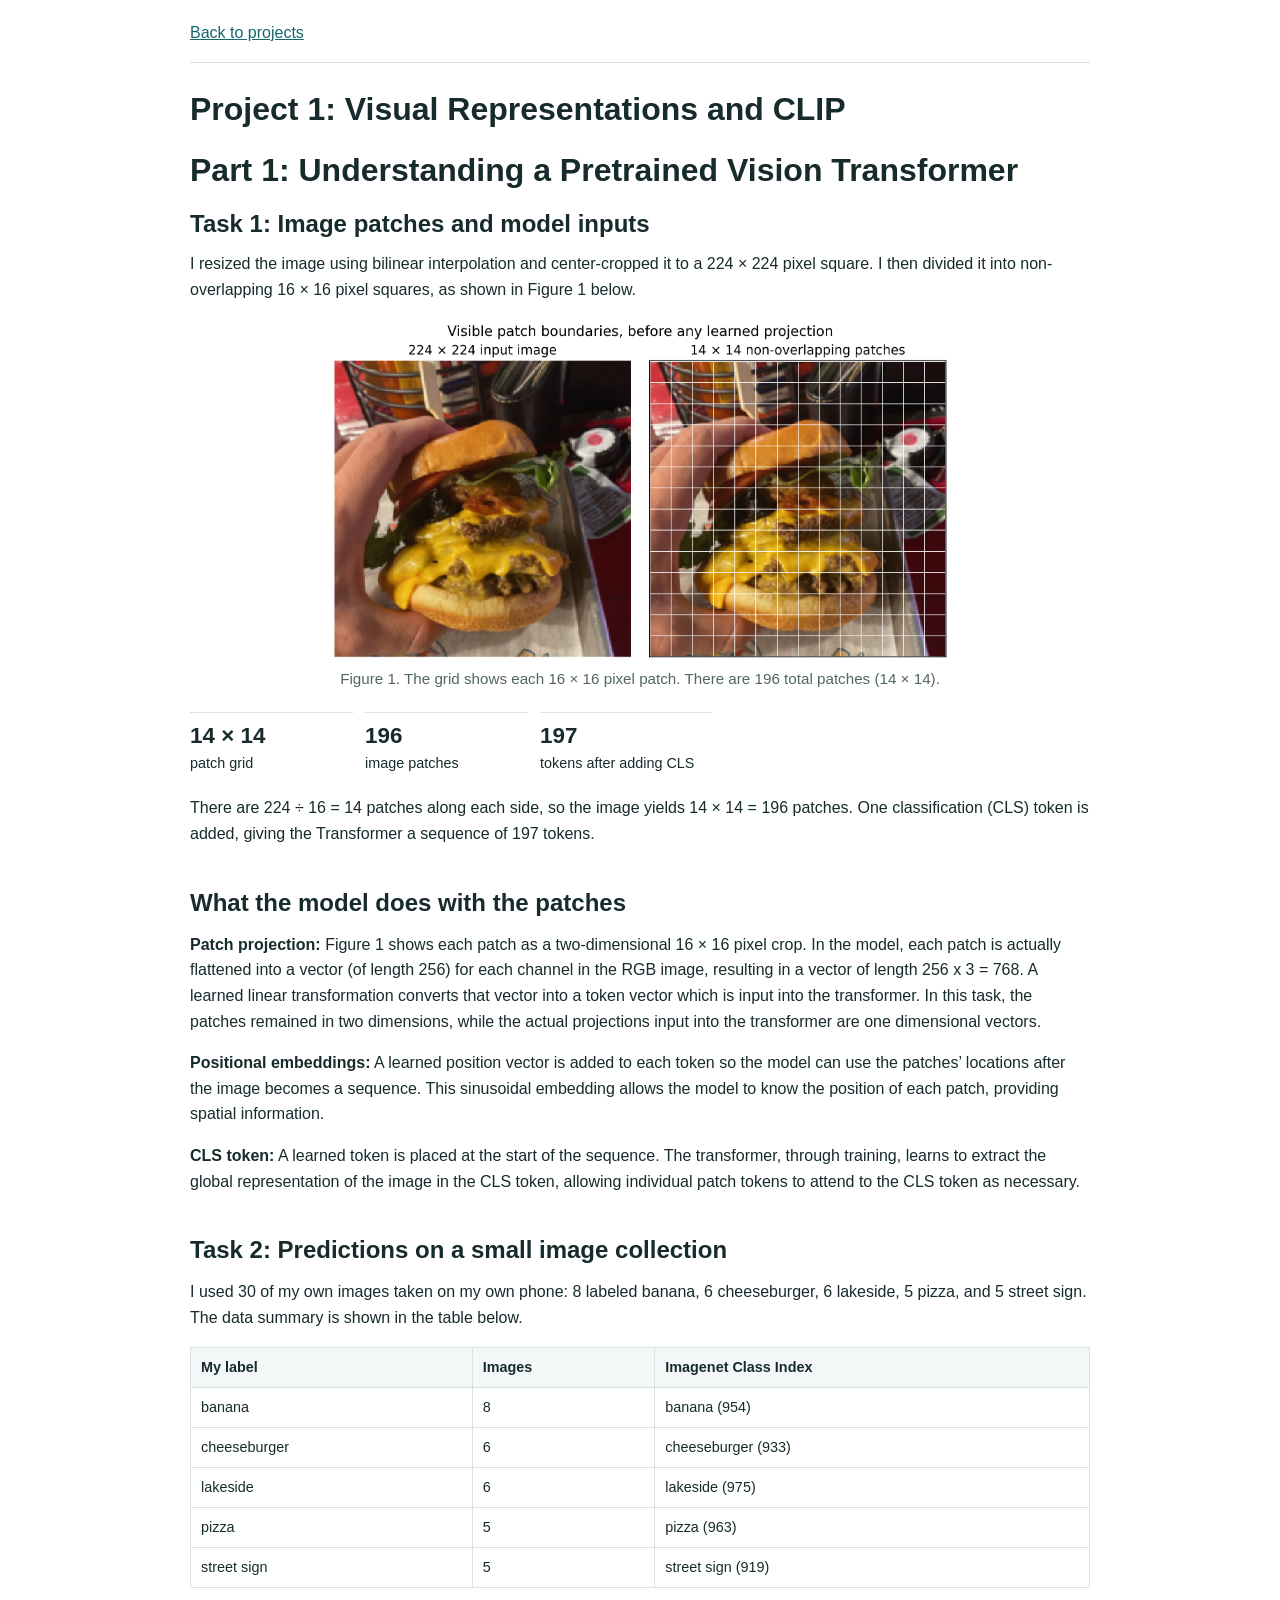
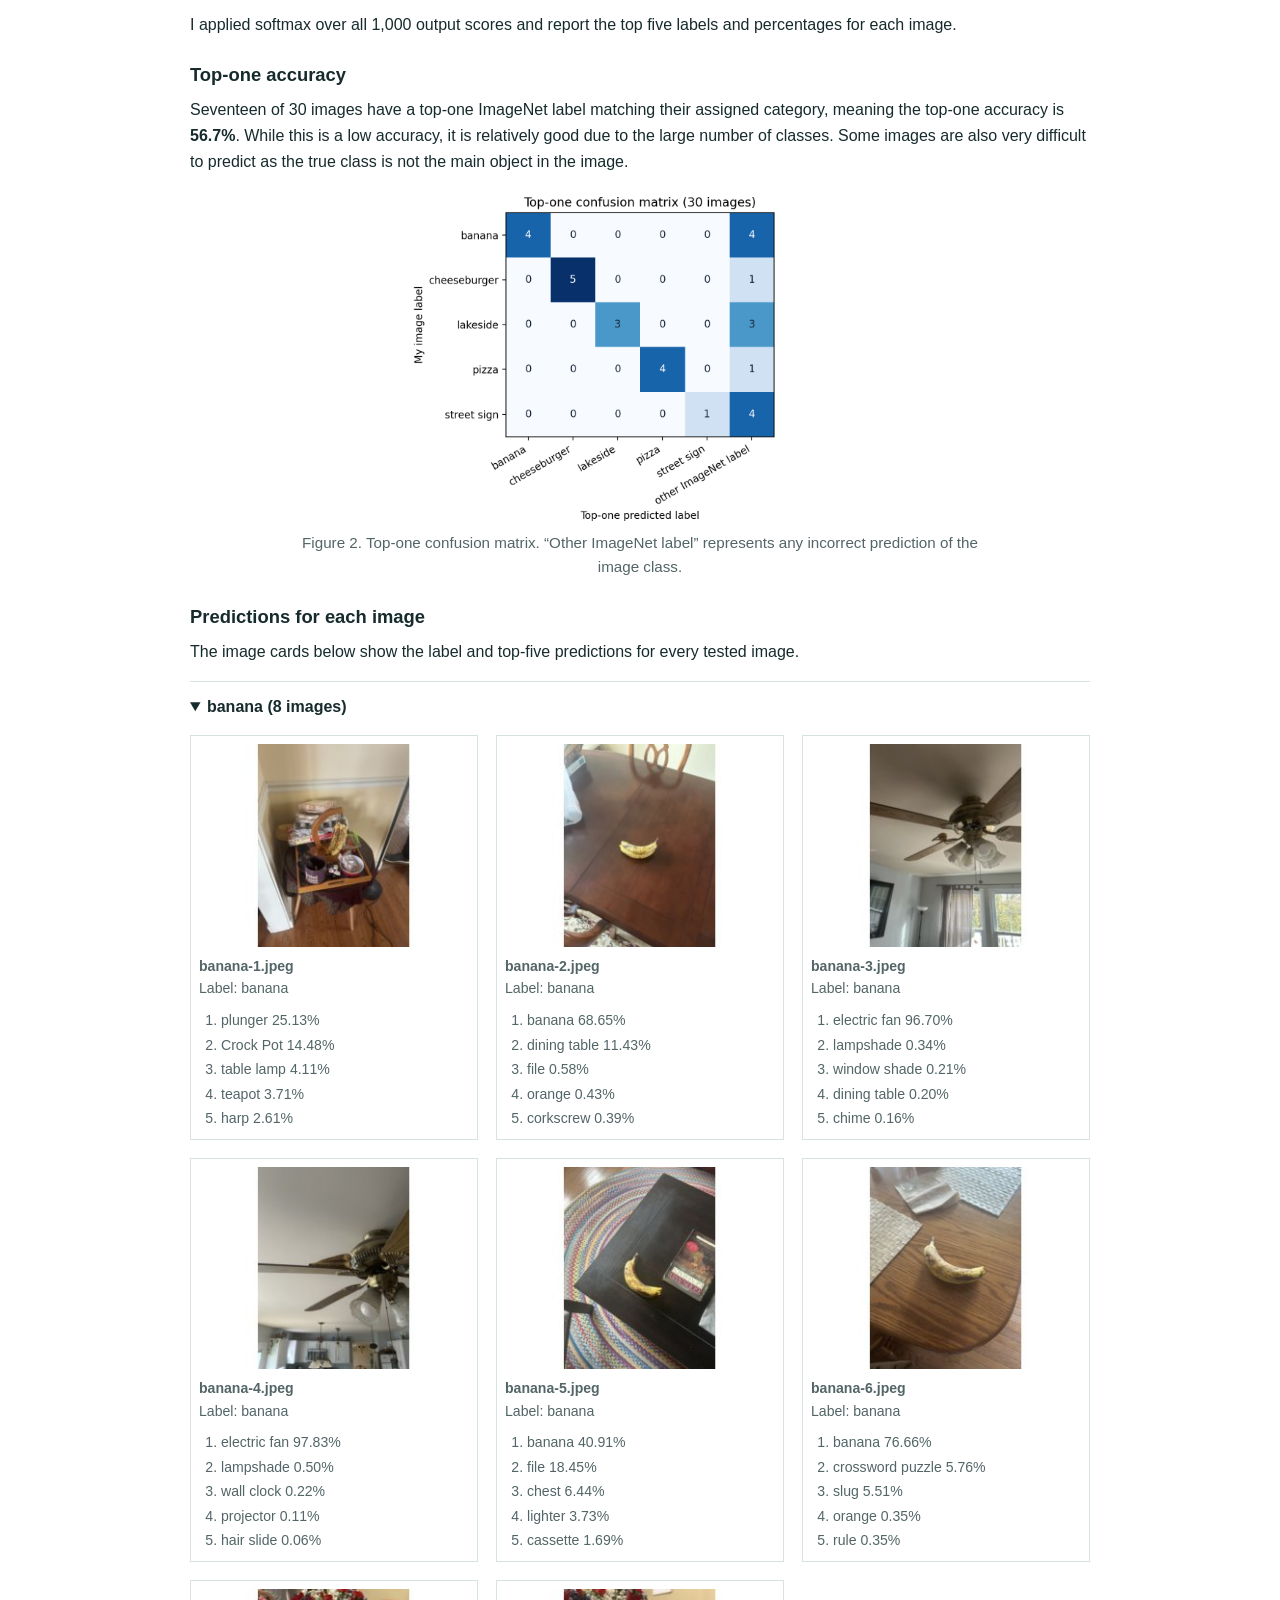
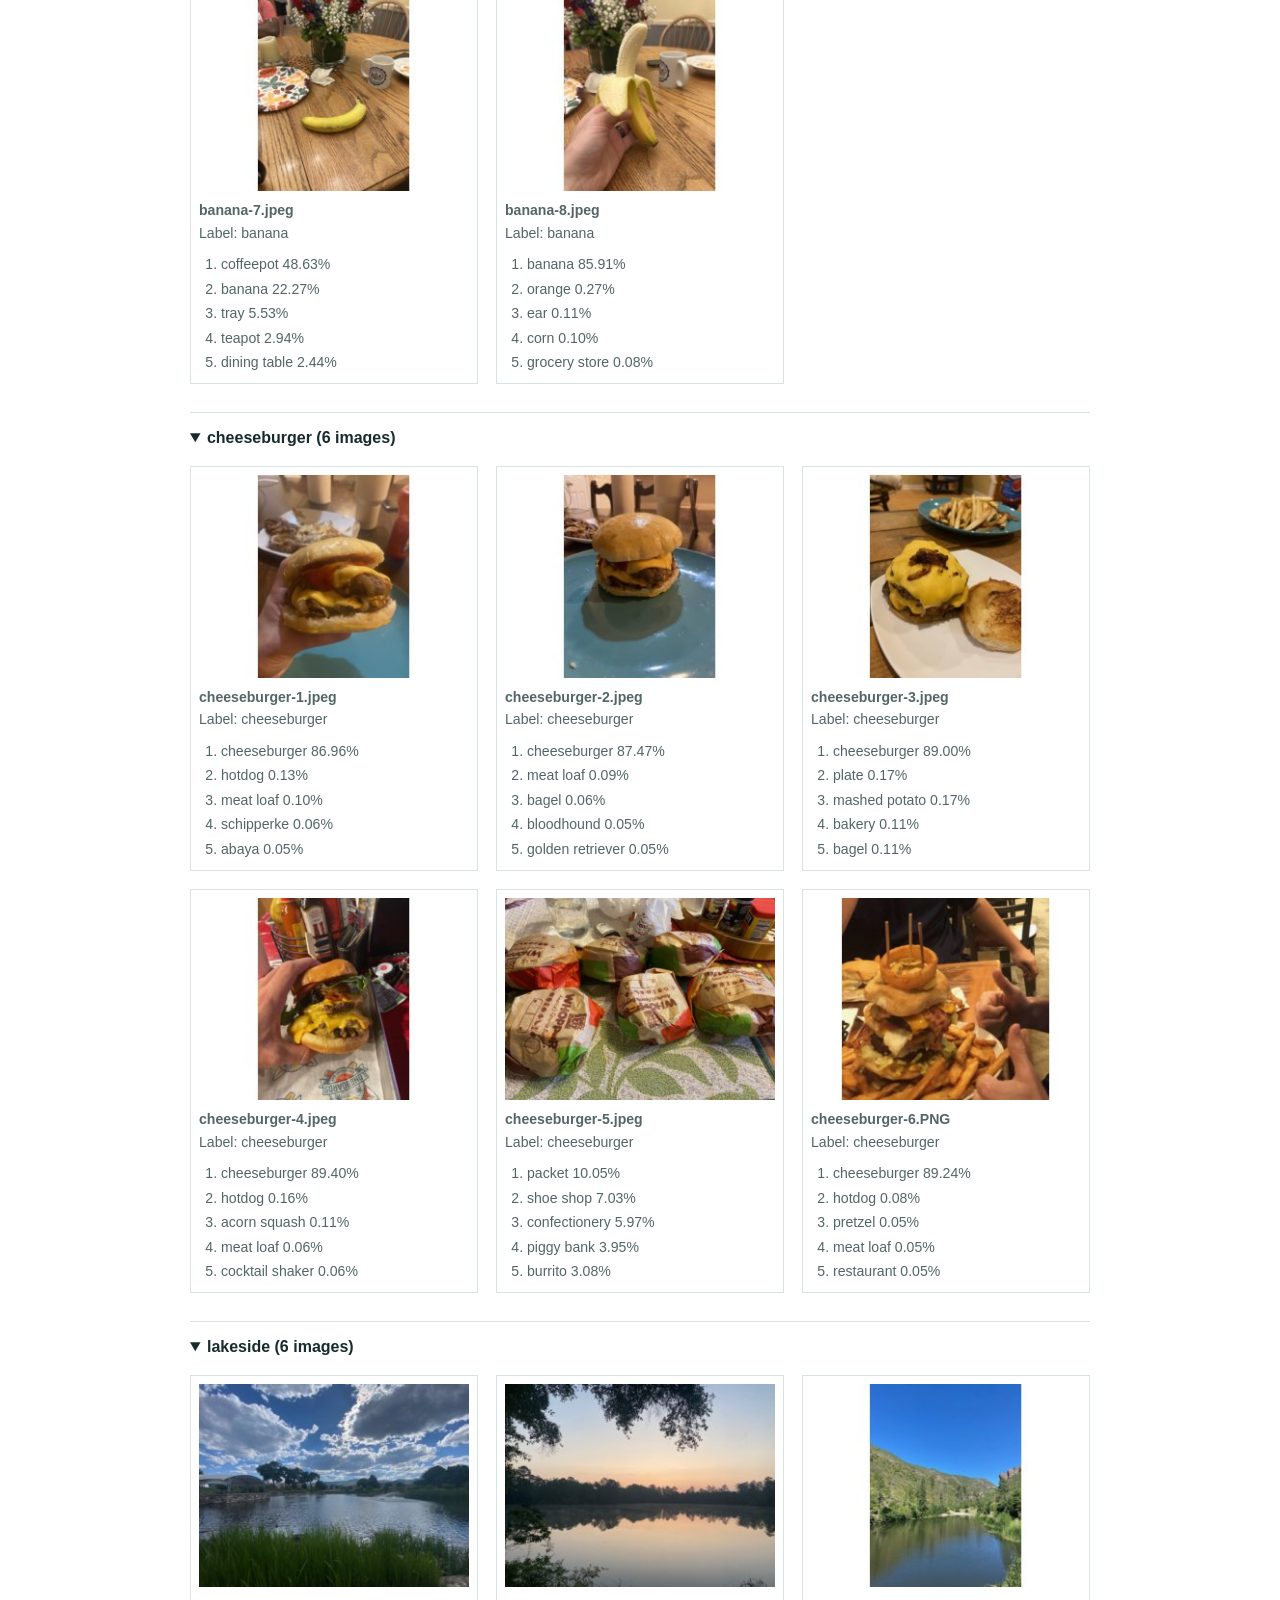
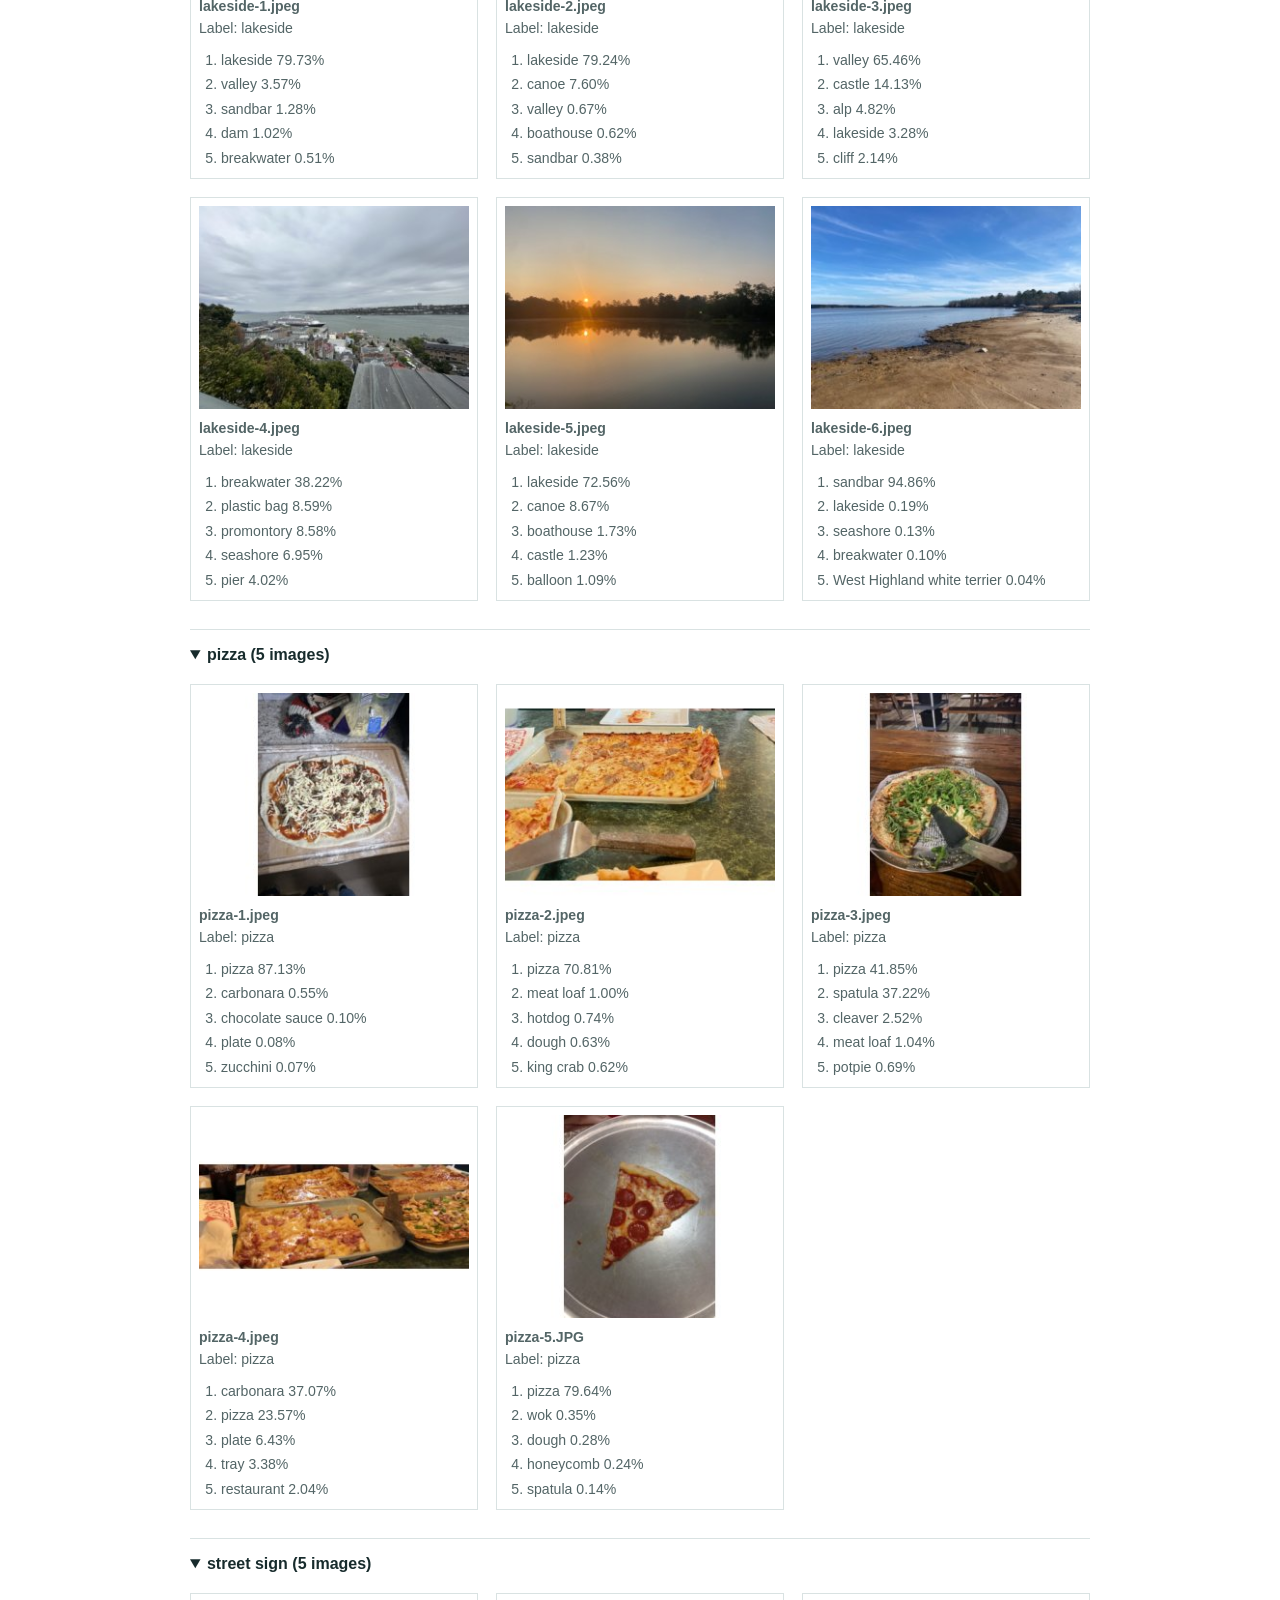
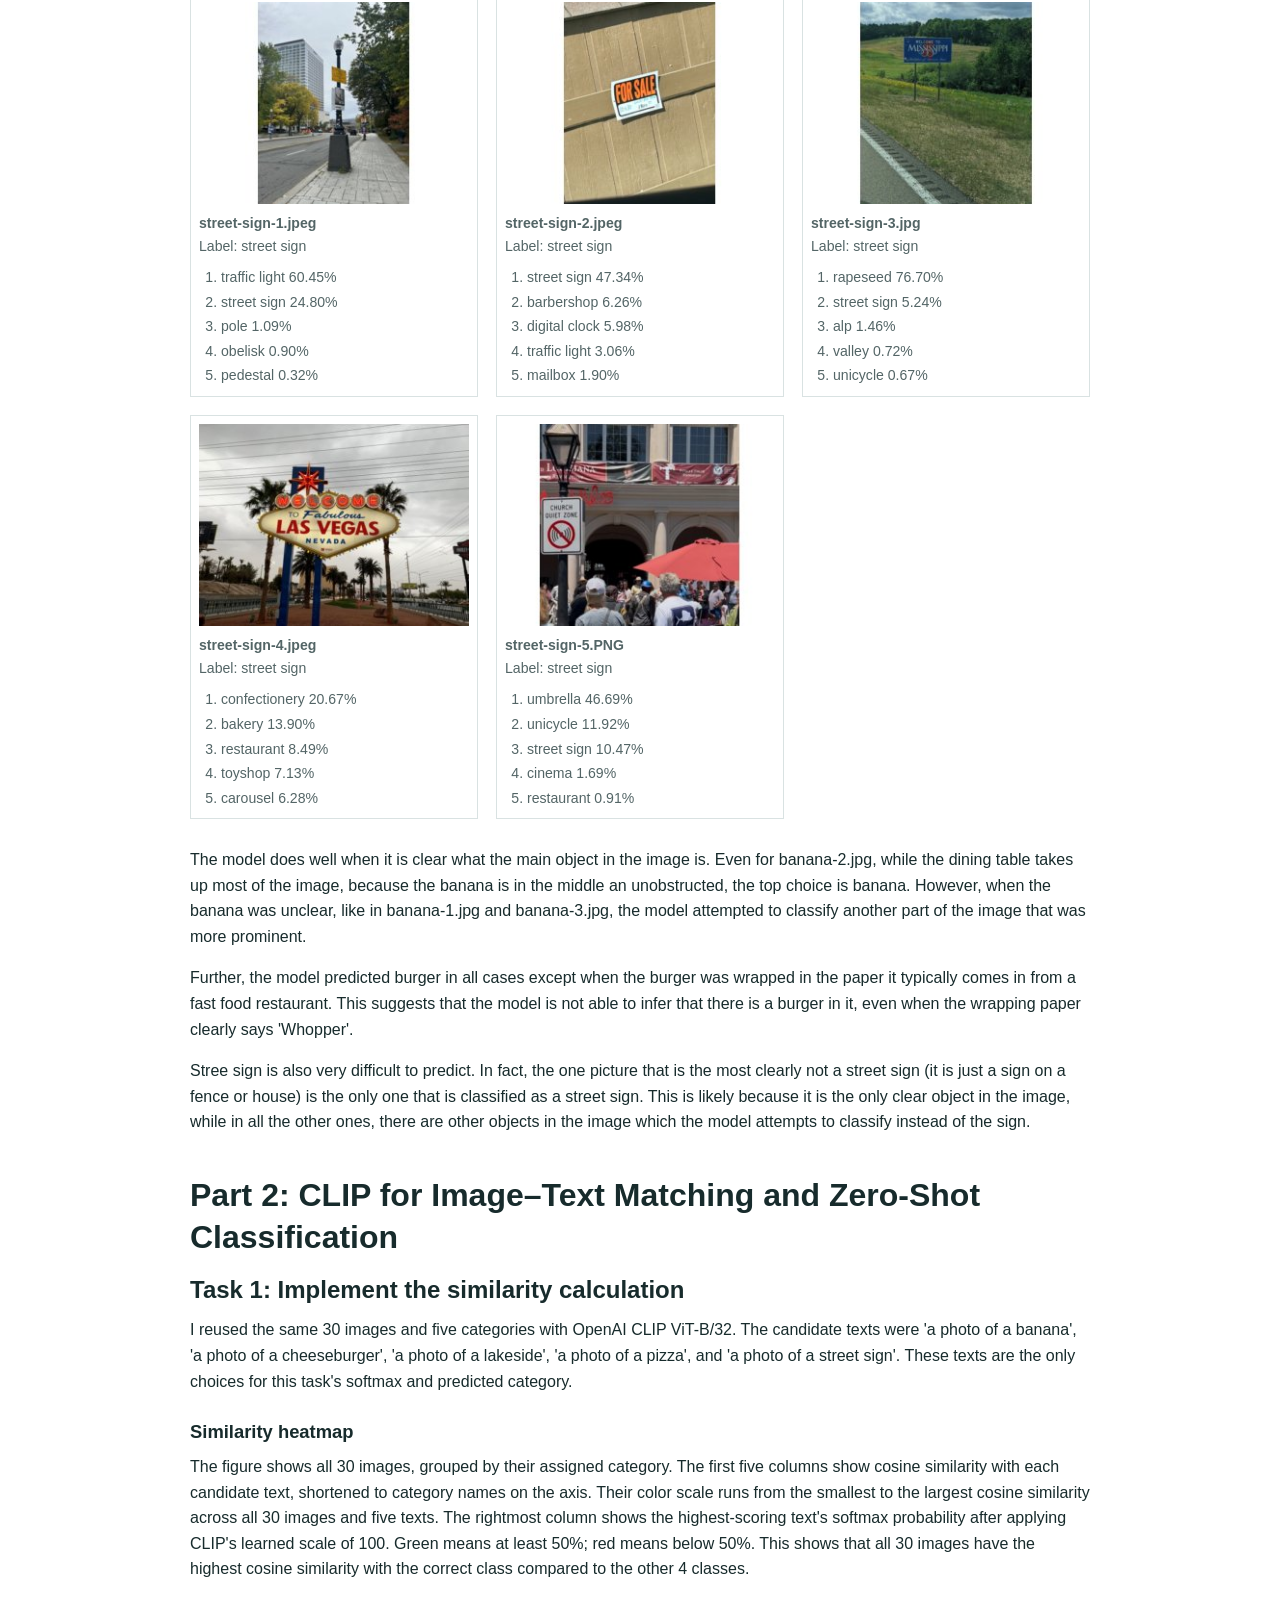
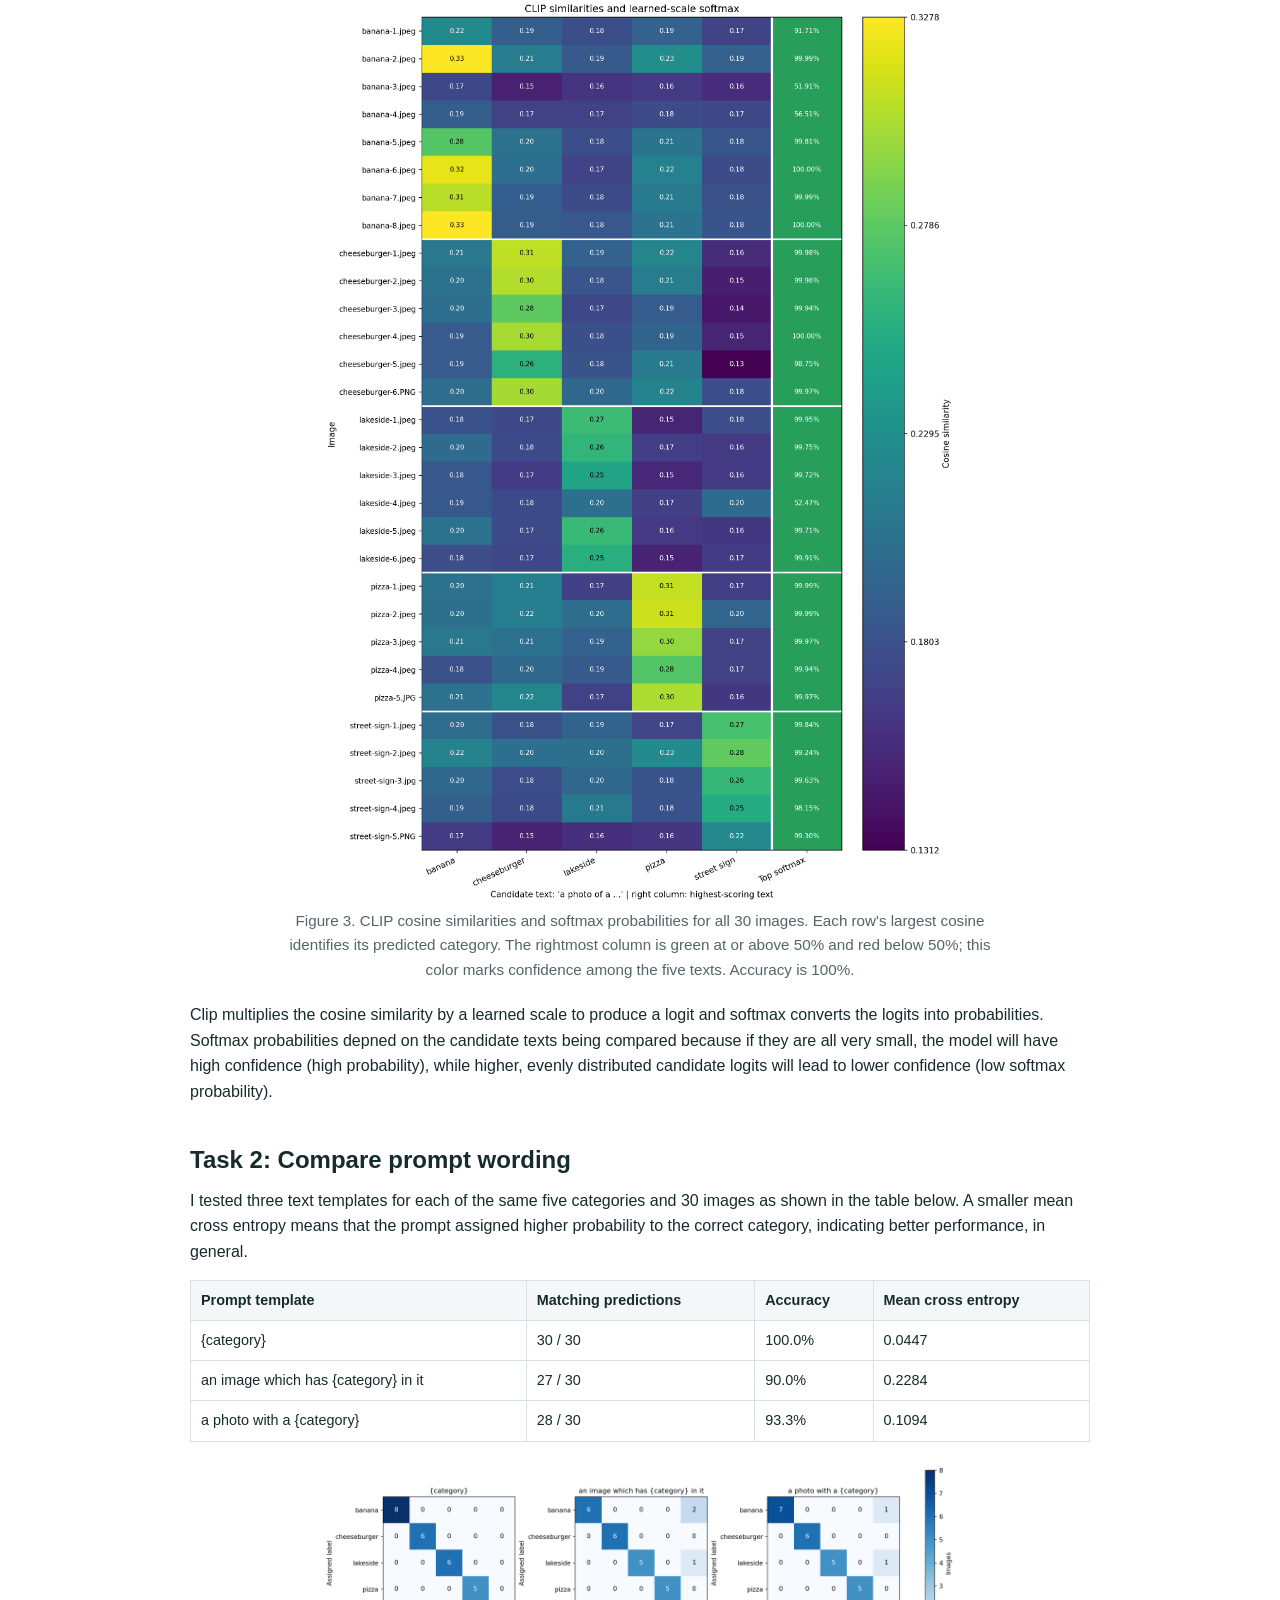
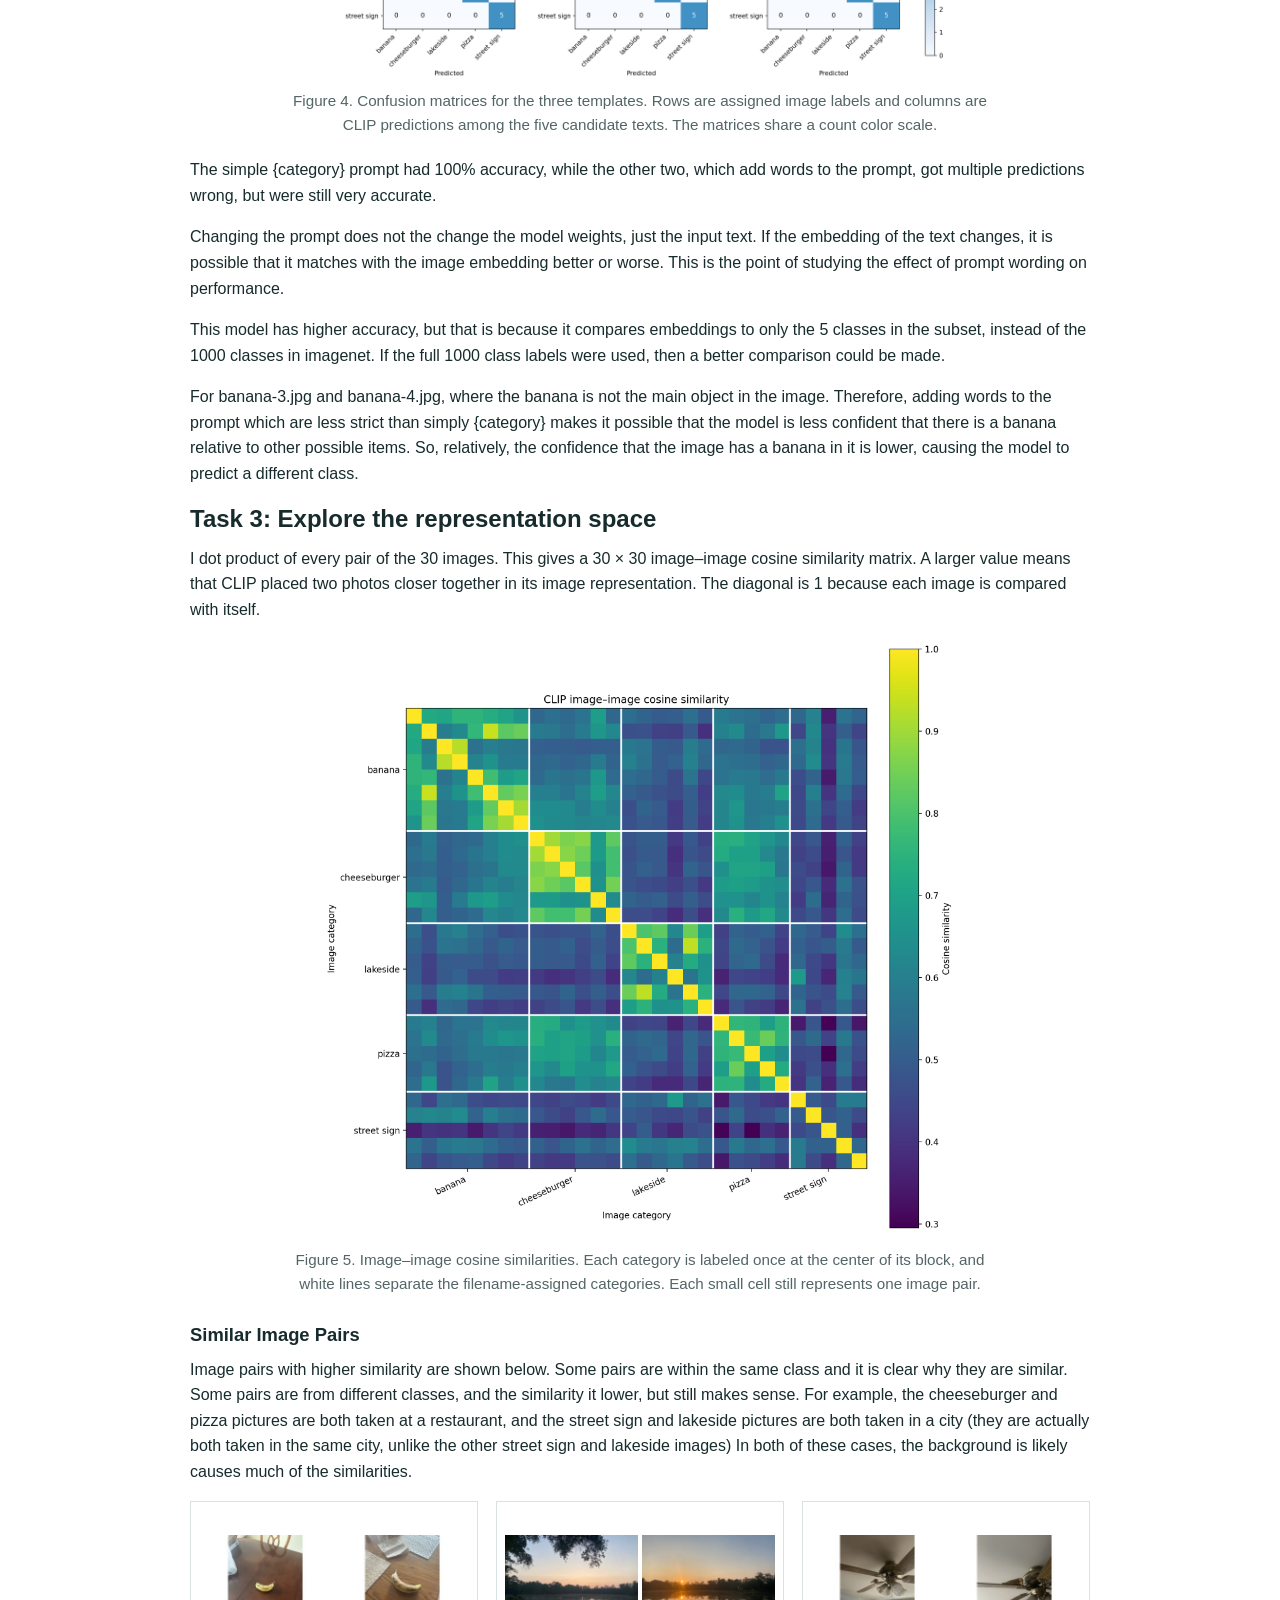
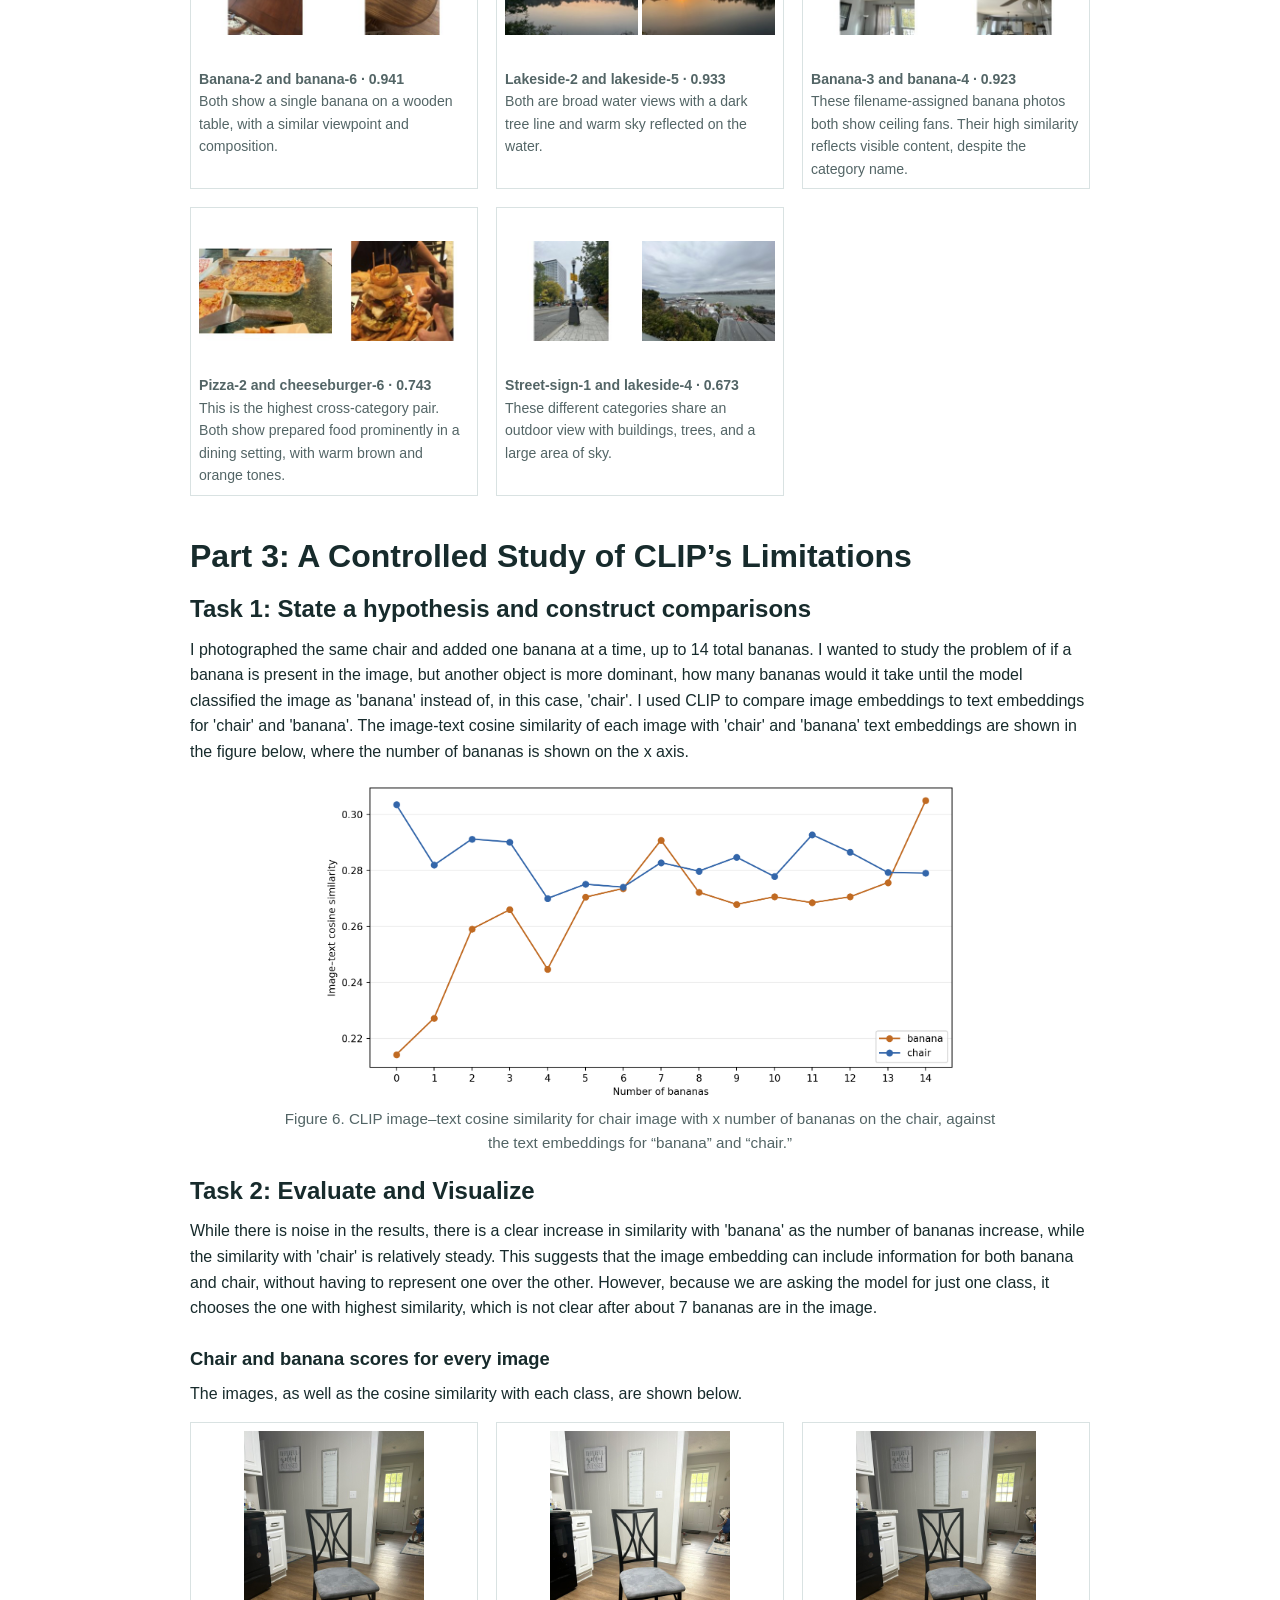
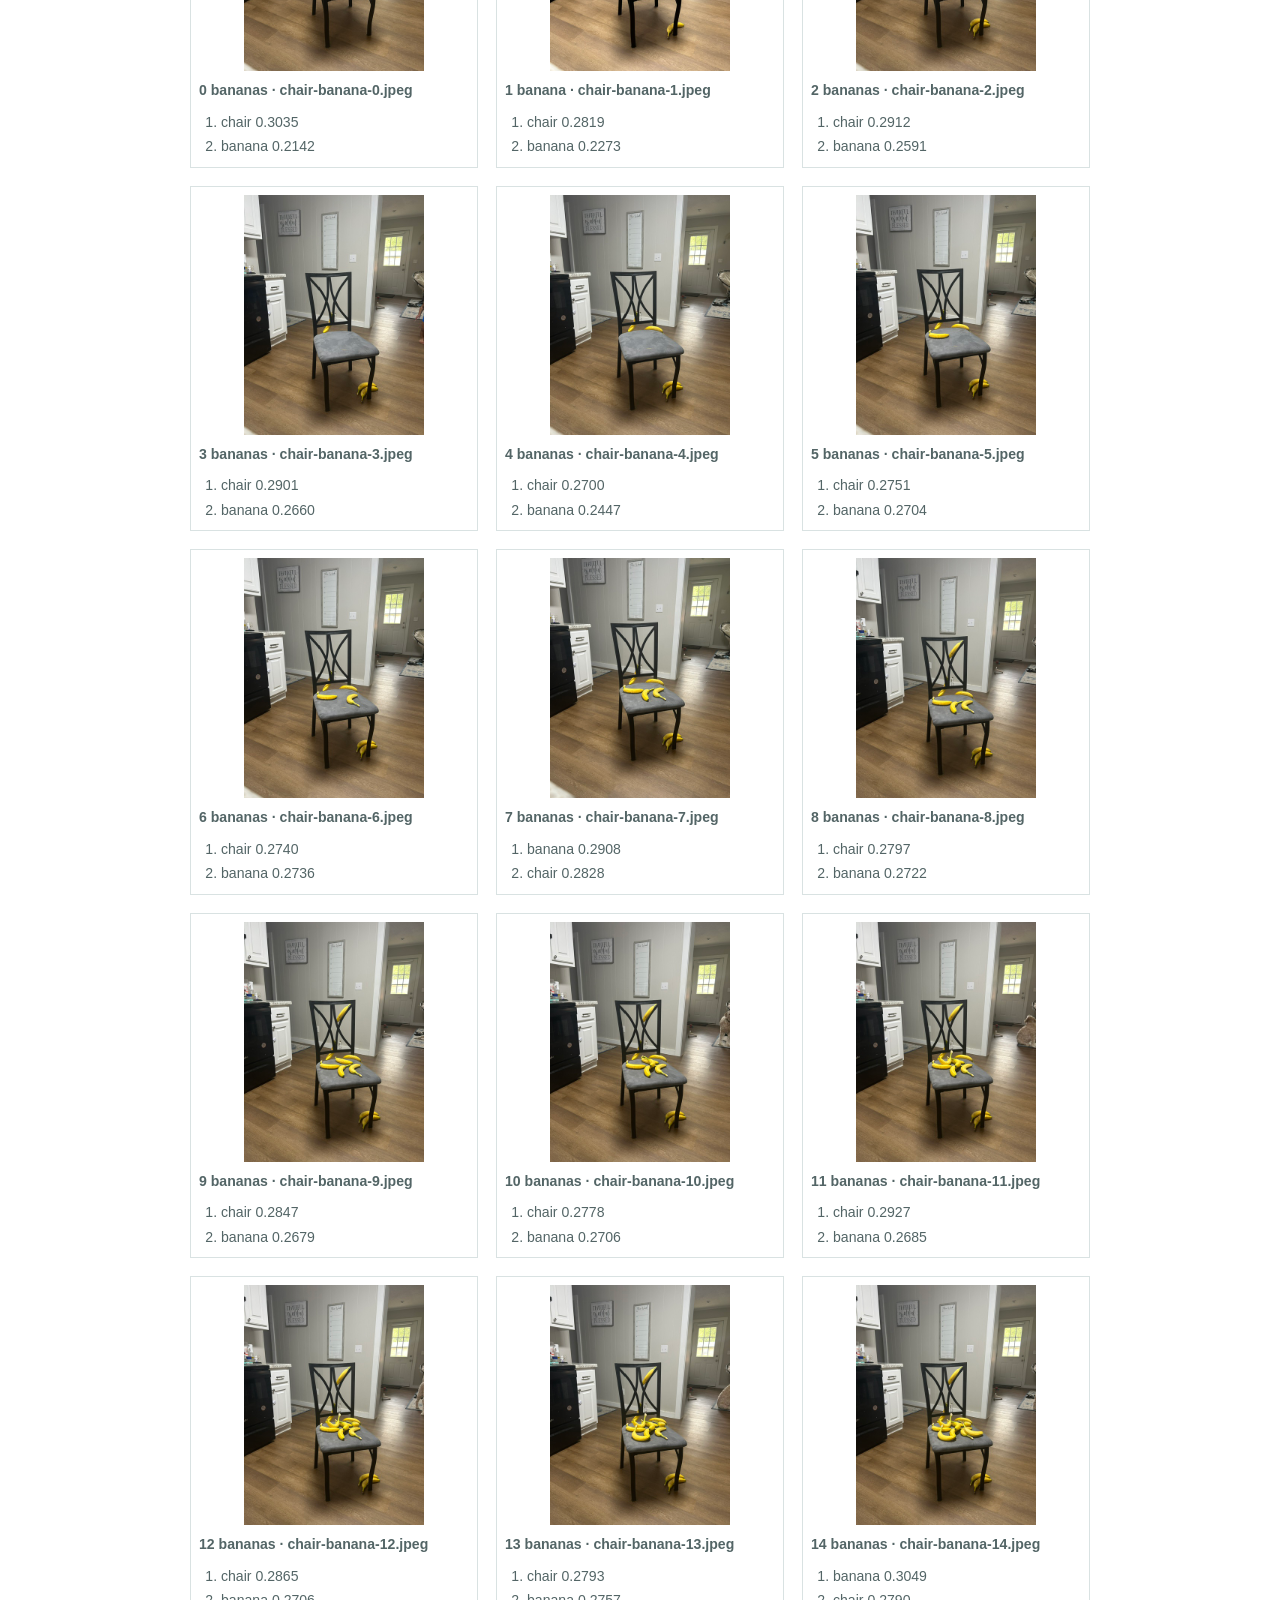
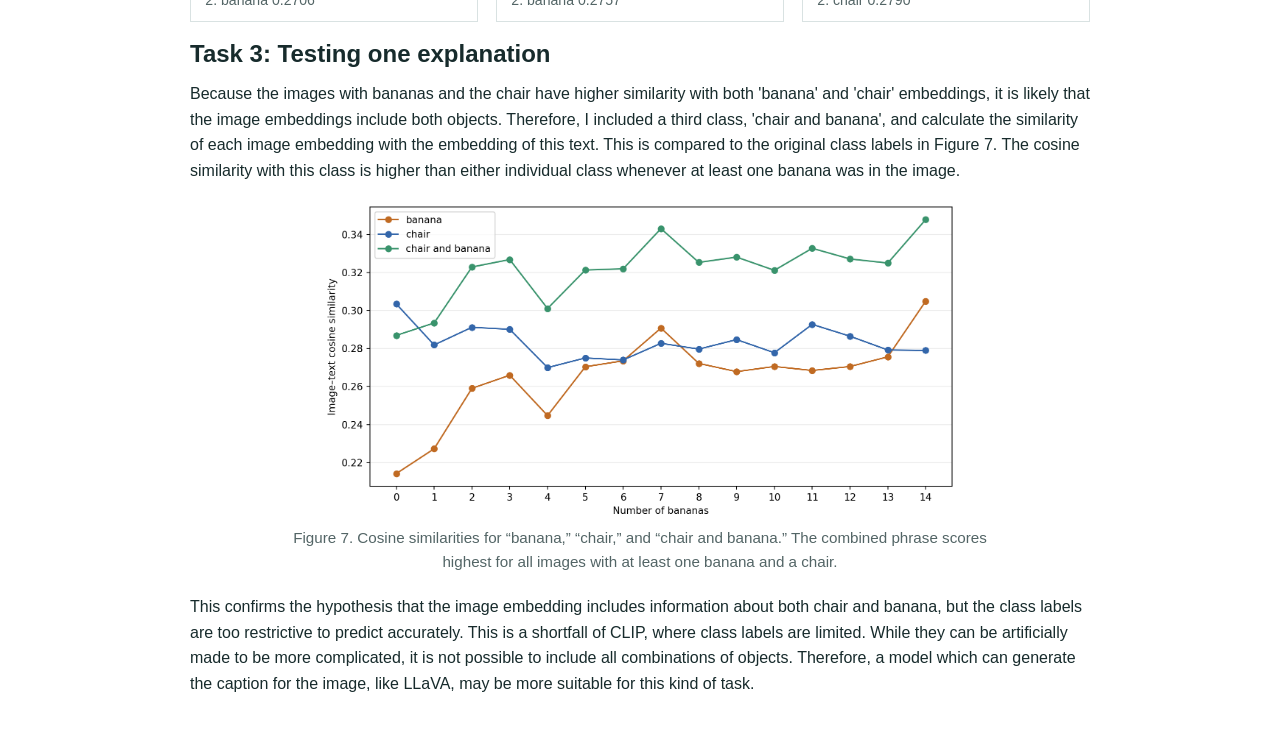
<file: fm-project-1.html>
<!doctype html>
<html lang="en">
<head>
  <meta charset="utf-8">
  <meta name="viewport" content="width=device-width, initial-scale=1">
  <title>Project 1: Visual Representations and CLIP | Benjamin Rhoads</title>
  <style>
    body { font-family: Calibri, Carlito, "Segoe UI", Arial, sans-serif; color: #172b2c; background: #fff; margin: 20px; line-height: 1.6; }
    main { max-width: 900px; margin: 0 auto; }
    a { color: #16666a; }
    h1, h2, h3 { margin-top: 0; line-height: 1.3; }
    h1 { font-size: 2rem; margin: 20px 0 16px; }
    h2 { font-size: 1.5rem; margin-bottom: 14px; }
    h3 { font-size: 1.15rem; margin: 26px 0 10px; }
    p { margin: 0 0 16px; }
    hr { border: 0; border-top: 1px solid #d9e2e2; margin: 16px 0 26px; }
    section { margin-bottom: 40px; }
    .eyebrow { color: #4b6b6d; font-size: .85rem; font-weight: 700; margin: 26px 0 6px; }
    .task-title { margin-bottom: 12px; }
    figure { margin: 20px 0; text-align: center; }
    figure img { display: block; width: 70%; max-width: 100%; height: auto; margin: 0 auto; }
    figcaption, .note { color: #536566; font-size: .95rem; }
    figcaption { width: 80%; max-width: 100%; margin: 7px auto 0; }
    .numbers { display: flex; flex-wrap: wrap; gap: 12px; margin: 20px 0; }
    .number { border-top: 1px solid #d9e2e2; padding: 8px 18px 0 0; min-width: 145px; }
    .number strong { display: block; font-size: 1.4rem; line-height: 1.3; }
    .number span { font-size: .9rem; }
    details { border-top: 1px solid #d9e2e2; padding: 12px 0; }
    summary { cursor: pointer; font-weight: 700; }
    .table-wrap { overflow-x: auto; margin: 16px 0 24px; }
    table { border-collapse: collapse; width: 100%; font-size: .9rem; }
    th, td { padding: 8px 10px; border: 1px solid #d9e2e2; text-align: left; vertical-align: top; }
    th { background: #f4f7f7; white-space: nowrap; }
    td:first-child { white-space: nowrap; }
    .result-grid { display: grid; grid-template-columns: repeat(auto-fit, minmax(220px, 1fr)); gap: 18px; margin: 16px 0; }
    .result-card { margin: 0; border: 1px solid #d9e2e2; padding: 8px; text-align: left; min-width: 0; }
    .result-card img { width: 100%; height: auto; margin: 0; }
    .result-card figcaption { width: 100%; margin: 8px 0 0; font-size: .88rem; text-align: left; }
    .result-card figcaption > strong, .result-card figcaption > span { display: block; }
    .result-card ol { margin: 8px 0 0; padding-left: 22px; }
    .result-card li { padding: 1px 0; }
    .result-card li span { color: #536566; }
    .pair-images { display: grid; grid-template-columns: 1fr 1fr; gap: 4px; }
    .pair-images img { width: 100%; height: 150px; object-fit: contain; }
    .chair-card img { height: 240px; object-fit: contain; }
    code { background: #f4f7f7; padding: .1em .3em; }
    @media (max-width: 600px) { body { margin: 16px; } h1 { font-size: 1.7rem; } figure img, figcaption { width: 100%; } .result-grid { grid-template-columns: repeat(auto-fit, minmax(170px, 1fr)); } }
  </style>
</head>
<body>
  <main>
    <a href="projects.html">Back to projects</a>
    <hr>
    <h1>Project 1: Visual Representations and CLIP</h1>
    <h1>Part 1: Understanding a Pretrained Vision Transformer</h1>
    <h2 class="task-title">Task 1: Image patches and model inputs</h2>

    <section>
      <p>I resized the image using bilinear interpolation and center-cropped it to a 224 × 224 pixel square. I then divided it into non-overlapping 16 × 16 pixel squares, as shown in Figure 1 below.</p>
      <figure>
        <img src="fm-project-1/figures/task1_patches.png" alt="Preprocessed photo of a cheeseburger beside the same photo overlaid with a 14 by 14 patch grid">
        <figcaption>Figure 1. The grid shows each 16 × 16 pixel patch. There are 196 total patches (14 × 14).</figcaption>
      </figure>
      <div class="numbers">
        <div class="number"><strong>14 × 14</strong><span>patch grid</span></div>
        <div class="number"><strong>196</strong><span>image patches</span></div>
        <div class="number"><strong>197</strong><span>tokens after adding CLS</span></div>
      </div>
      <p>There are 224 ÷ 16 = 14 patches along each side, so the image yields 14 × 14 = 196 patches. One classification (CLS) token is added, giving the Transformer a sequence of 197 tokens.</p>
    </section>

    <section>
      <h2>What the model does with the patches</h2>
      <p><strong>Patch projection:</strong> Figure 1 shows each patch as a two-dimensional 16 × 16 pixel crop. In the model, each patch is actually flattened into a vector (of length 256) for each channel in the RGB image, resulting in a vector of length 256 x 3 = 768. A learned linear transformation converts that vector into a token vector which is input into the transformer. In this task, the patches remained in two dimensions, while the actual projections input into the transformer are one dimensional vectors. </p>
      <p><strong>Positional embeddings:</strong> A learned position vector is added to each token so the model can use the patches’ locations after the image becomes a sequence. This sinusoidal embedding allows the model to know the position of each patch, providing spatial information. </p>
      <p><strong>CLS token:</strong> A learned token is placed at the start of the sequence. The transformer, through training, learns to extract the global representation of the image in the CLS token, allowing individual patch tokens to attend to the CLS token as necessary.</p>
    </section>

    <section>
      <h2>Task 2: Predictions on a small image collection</h2>
      <p>I used 30 of my own images taken on my own phone: 8 labeled banana, 6 cheeseburger, 6 lakeside, 5 pizza, and 5 street sign. The data summary is shown in the table below. </p>
      <div class="table-wrap"><table>
        <thead><tr><th>My label</th><th>Images</th><th>Imagenet Class Index</th></tr></thead>
        <tbody>
          <tr><td>banana</td><td>8</td><td>banana (954)</td></tr>
          <tr><td>cheeseburger</td><td>6</td><td>cheeseburger (933)</td></tr>
          <tr><td>lakeside</td><td>6</td><td>lakeside (975)</td></tr>
          <tr><td>pizza</td><td>5</td><td>pizza (963)</td></tr>
          <tr><td>street sign</td><td>5</td><td>street sign (919)</td></tr>
        </tbody>
      </table></div>
      <p>I applied softmax over all 1,000 output scores and report the top five labels and percentages for each image.</p>
      <h3>Top-one accuracy</h3>
      <p>Seventeen of 30 images have a top-one ImageNet label matching their assigned category, meaning the top-one accuracy is <strong>56.7%</strong>. While this is a low accuracy, it is relatively good due to the large number of classes. Some images are also very difficult to predict as the true class is not the main object in the image.</p>
      <figure>
        <img src="fm-project-1/figures/task1_confusion.png" alt="Confusion matrix with five ground-truth rows and six predicted-label columns. Correct top-one counts are four banana, five cheeseburger, three lakeside, four pizza, and one street sign; the remaining thirteen predictions are other ImageNet labels.">
        <figcaption>Figure 2. Top-one confusion matrix. “Other ImageNet label” represents any incorrect prediction of the image class.</figcaption>
      </figure>
      <h3>Predictions for each image</h3>
      <p>The image cards below show the label and top-five predictions for every tested image.</p>
      <!-- TASK2_GALLERY_START -->
<details open><summary>banana (8 images)</summary>
<div class="result-grid">
<figure class="result-card">
<img src="fm-project-1/figures/task1_thumbnails/banana-1.jpg" alt="banana example banana-1.jpeg" width="280" height="210" loading="lazy">
<figcaption><strong>banana-1.jpeg</strong><span>Label: banana</span><ol>
<li>plunger <span>25.13%</span></li>
<li>Crock Pot <span>14.48%</span></li>
<li>table lamp <span>4.11%</span></li>
<li>teapot <span>3.71%</span></li>
<li>harp <span>2.61%</span></li>
</ol></figcaption></figure>
<figure class="result-card">
<img src="fm-project-1/figures/task1_thumbnails/banana-2.jpg" alt="banana example banana-2.jpeg" width="280" height="210" loading="lazy">
<figcaption><strong>banana-2.jpeg</strong><span>Label: banana</span><ol>
<li>banana <span>68.65%</span></li>
<li>dining table <span>11.43%</span></li>
<li>file <span>0.58%</span></li>
<li>orange <span>0.43%</span></li>
<li>corkscrew <span>0.39%</span></li>
</ol></figcaption></figure>
<figure class="result-card">
<img src="fm-project-1/figures/task1_thumbnails/banana-3.jpg" alt="banana example banana-3.jpeg" width="280" height="210" loading="lazy">
<figcaption><strong>banana-3.jpeg</strong><span>Label: banana</span><ol>
<li>electric fan <span>96.70%</span></li>
<li>lampshade <span>0.34%</span></li>
<li>window shade <span>0.21%</span></li>
<li>dining table <span>0.20%</span></li>
<li>chime <span>0.16%</span></li>
</ol></figcaption></figure>
<figure class="result-card">
<img src="fm-project-1/figures/task1_thumbnails/banana-4.jpg" alt="banana example banana-4.jpeg" width="280" height="210" loading="lazy">
<figcaption><strong>banana-4.jpeg</strong><span>Label: banana</span><ol>
<li>electric fan <span>97.83%</span></li>
<li>lampshade <span>0.50%</span></li>
<li>wall clock <span>0.22%</span></li>
<li>projector <span>0.11%</span></li>
<li>hair slide <span>0.06%</span></li>
</ol></figcaption></figure>
<figure class="result-card">
<img src="fm-project-1/figures/task1_thumbnails/banana-5.jpg" alt="banana example banana-5.jpeg" width="280" height="210" loading="lazy">
<figcaption><strong>banana-5.jpeg</strong><span>Label: banana</span><ol>
<li>banana <span>40.91%</span></li>
<li>file <span>18.45%</span></li>
<li>chest <span>6.44%</span></li>
<li>lighter <span>3.73%</span></li>
<li>cassette <span>1.69%</span></li>
</ol></figcaption></figure>
<figure class="result-card">
<img src="fm-project-1/figures/task1_thumbnails/banana-6.jpg" alt="banana example banana-6.jpeg" width="280" height="210" loading="lazy">
<figcaption><strong>banana-6.jpeg</strong><span>Label: banana</span><ol>
<li>banana <span>76.66%</span></li>
<li>crossword puzzle <span>5.76%</span></li>
<li>slug <span>5.51%</span></li>
<li>orange <span>0.35%</span></li>
<li>rule <span>0.35%</span></li>
</ol></figcaption></figure>
<figure class="result-card">
<img src="fm-project-1/figures/task1_thumbnails/banana-7.jpg" alt="banana example banana-7.jpeg" width="280" height="210" loading="lazy">
<figcaption><strong>banana-7.jpeg</strong><span>Label: banana</span><ol>
<li>coffeepot <span>48.63%</span></li>
<li>banana <span>22.27%</span></li>
<li>tray <span>5.53%</span></li>
<li>teapot <span>2.94%</span></li>
<li>dining table <span>2.44%</span></li>
</ol></figcaption></figure>
<figure class="result-card">
<img src="fm-project-1/figures/task1_thumbnails/banana-8.jpg" alt="banana example banana-8.jpeg" width="280" height="210" loading="lazy">
<figcaption><strong>banana-8.jpeg</strong><span>Label: banana</span><ol>
<li>banana <span>85.91%</span></li>
<li>orange <span>0.27%</span></li>
<li>ear <span>0.11%</span></li>
<li>corn <span>0.10%</span></li>
<li>grocery store <span>0.08%</span></li>
</ol></figcaption></figure>
</div></details>
<details open><summary>cheeseburger (6 images)</summary>
<div class="result-grid">
<figure class="result-card">
<img src="fm-project-1/figures/task1_thumbnails/cheeseburger-1.jpg" alt="cheeseburger example cheeseburger-1.jpeg" width="280" height="210" loading="lazy">
<figcaption><strong>cheeseburger-1.jpeg</strong><span>Label: cheeseburger</span><ol>
<li>cheeseburger <span>86.96%</span></li>
<li>hotdog <span>0.13%</span></li>
<li>meat loaf <span>0.10%</span></li>
<li>schipperke <span>0.06%</span></li>
<li>abaya <span>0.05%</span></li>
</ol></figcaption></figure>
<figure class="result-card">
<img src="fm-project-1/figures/task1_thumbnails/cheeseburger-2.jpg" alt="cheeseburger example cheeseburger-2.jpeg" width="280" height="210" loading="lazy">
<figcaption><strong>cheeseburger-2.jpeg</strong><span>Label: cheeseburger</span><ol>
<li>cheeseburger <span>87.47%</span></li>
<li>meat loaf <span>0.09%</span></li>
<li>bagel <span>0.06%</span></li>
<li>bloodhound <span>0.05%</span></li>
<li>golden retriever <span>0.05%</span></li>
</ol></figcaption></figure>
<figure class="result-card">
<img src="fm-project-1/figures/task1_thumbnails/cheeseburger-3.jpg" alt="cheeseburger example cheeseburger-3.jpeg" width="280" height="210" loading="lazy">
<figcaption><strong>cheeseburger-3.jpeg</strong><span>Label: cheeseburger</span><ol>
<li>cheeseburger <span>89.00%</span></li>
<li>plate <span>0.17%</span></li>
<li>mashed potato <span>0.17%</span></li>
<li>bakery <span>0.11%</span></li>
<li>bagel <span>0.11%</span></li>
</ol></figcaption></figure>
<figure class="result-card">
<img src="fm-project-1/figures/task1_thumbnails/cheeseburger-4.jpg" alt="cheeseburger example cheeseburger-4.jpeg" width="280" height="210" loading="lazy">
<figcaption><strong>cheeseburger-4.jpeg</strong><span>Label: cheeseburger</span><ol>
<li>cheeseburger <span>89.40%</span></li>
<li>hotdog <span>0.16%</span></li>
<li>acorn squash <span>0.11%</span></li>
<li>meat loaf <span>0.06%</span></li>
<li>cocktail shaker <span>0.06%</span></li>
</ol></figcaption></figure>
<figure class="result-card">
<img src="fm-project-1/figures/task1_thumbnails/cheeseburger-5.jpg" alt="cheeseburger example cheeseburger-5.jpeg" width="280" height="210" loading="lazy">
<figcaption><strong>cheeseburger-5.jpeg</strong><span>Label: cheeseburger</span><ol>
<li>packet <span>10.05%</span></li>
<li>shoe shop <span>7.03%</span></li>
<li>confectionery <span>5.97%</span></li>
<li>piggy bank <span>3.95%</span></li>
<li>burrito <span>3.08%</span></li>
</ol></figcaption></figure>
<figure class="result-card">
<img src="fm-project-1/figures/task1_thumbnails/cheeseburger-6.jpg" alt="cheeseburger example cheeseburger-6.PNG" width="280" height="210" loading="lazy">
<figcaption><strong>cheeseburger-6.PNG</strong><span>Label: cheeseburger</span><ol>
<li>cheeseburger <span>89.24%</span></li>
<li>hotdog <span>0.08%</span></li>
<li>pretzel <span>0.05%</span></li>
<li>meat loaf <span>0.05%</span></li>
<li>restaurant <span>0.05%</span></li>
</ol></figcaption></figure>
</div></details>
<details open><summary>lakeside (6 images)</summary>
<div class="result-grid">
<figure class="result-card">
<img src="fm-project-1/figures/task1_thumbnails/lakeside-1.jpg" alt="lakeside example lakeside-1.jpeg" width="280" height="210" loading="lazy">
<figcaption><strong>lakeside-1.jpeg</strong><span>Label: lakeside</span><ol>
<li>lakeside <span>79.73%</span></li>
<li>valley <span>3.57%</span></li>
<li>sandbar <span>1.28%</span></li>
<li>dam <span>1.02%</span></li>
<li>breakwater <span>0.51%</span></li>
</ol></figcaption></figure>
<figure class="result-card">
<img src="fm-project-1/figures/task1_thumbnails/lakeside-2.jpg" alt="lakeside example lakeside-2.jpeg" width="280" height="210" loading="lazy">
<figcaption><strong>lakeside-2.jpeg</strong><span>Label: lakeside</span><ol>
<li>lakeside <span>79.24%</span></li>
<li>canoe <span>7.60%</span></li>
<li>valley <span>0.67%</span></li>
<li>boathouse <span>0.62%</span></li>
<li>sandbar <span>0.38%</span></li>
</ol></figcaption></figure>
<figure class="result-card">
<img src="fm-project-1/figures/task1_thumbnails/lakeside-3.jpg" alt="lakeside example lakeside-3.jpeg" width="280" height="210" loading="lazy">
<figcaption><strong>lakeside-3.jpeg</strong><span>Label: lakeside</span><ol>
<li>valley <span>65.46%</span></li>
<li>castle <span>14.13%</span></li>
<li>alp <span>4.82%</span></li>
<li>lakeside <span>3.28%</span></li>
<li>cliff <span>2.14%</span></li>
</ol></figcaption></figure>
<figure class="result-card">
<img src="fm-project-1/figures/task1_thumbnails/lakeside-4.jpg" alt="lakeside example lakeside-4.jpeg" width="280" height="210" loading="lazy">
<figcaption><strong>lakeside-4.jpeg</strong><span>Label: lakeside</span><ol>
<li>breakwater <span>38.22%</span></li>
<li>plastic bag <span>8.59%</span></li>
<li>promontory <span>8.58%</span></li>
<li>seashore <span>6.95%</span></li>
<li>pier <span>4.02%</span></li>
</ol></figcaption></figure>
<figure class="result-card">
<img src="fm-project-1/figures/task1_thumbnails/lakeside-5.jpg" alt="lakeside example lakeside-5.jpeg" width="280" height="210" loading="lazy">
<figcaption><strong>lakeside-5.jpeg</strong><span>Label: lakeside</span><ol>
<li>lakeside <span>72.56%</span></li>
<li>canoe <span>8.67%</span></li>
<li>boathouse <span>1.73%</span></li>
<li>castle <span>1.23%</span></li>
<li>balloon <span>1.09%</span></li>
</ol></figcaption></figure>
<figure class="result-card">
<img src="fm-project-1/figures/task1_thumbnails/lakeside-6.jpg" alt="lakeside example lakeside-6.jpeg" width="280" height="210" loading="lazy">
<figcaption><strong>lakeside-6.jpeg</strong><span>Label: lakeside</span><ol>
<li>sandbar <span>94.86%</span></li>
<li>lakeside <span>0.19%</span></li>
<li>seashore <span>0.13%</span></li>
<li>breakwater <span>0.10%</span></li>
<li>West Highland white terrier <span>0.04%</span></li>
</ol></figcaption></figure>
</div></details>
<details open><summary>pizza (5 images)</summary>
<div class="result-grid">
<figure class="result-card">
<img src="fm-project-1/figures/task1_thumbnails/pizza-1.jpg" alt="pizza example pizza-1.jpeg" width="280" height="210" loading="lazy">
<figcaption><strong>pizza-1.jpeg</strong><span>Label: pizza</span><ol>
<li>pizza <span>87.13%</span></li>
<li>carbonara <span>0.55%</span></li>
<li>chocolate sauce <span>0.10%</span></li>
<li>plate <span>0.08%</span></li>
<li>zucchini <span>0.07%</span></li>
</ol></figcaption></figure>
<figure class="result-card">
<img src="fm-project-1/figures/task1_thumbnails/pizza-2.jpg" alt="pizza example pizza-2.jpeg" width="280" height="210" loading="lazy">
<figcaption><strong>pizza-2.jpeg</strong><span>Label: pizza</span><ol>
<li>pizza <span>70.81%</span></li>
<li>meat loaf <span>1.00%</span></li>
<li>hotdog <span>0.74%</span></li>
<li>dough <span>0.63%</span></li>
<li>king crab <span>0.62%</span></li>
</ol></figcaption></figure>
<figure class="result-card">
<img src="fm-project-1/figures/task1_thumbnails/pizza-3.jpg" alt="pizza example pizza-3.jpeg" width="280" height="210" loading="lazy">
<figcaption><strong>pizza-3.jpeg</strong><span>Label: pizza</span><ol>
<li>pizza <span>41.85%</span></li>
<li>spatula <span>37.22%</span></li>
<li>cleaver <span>2.52%</span></li>
<li>meat loaf <span>1.04%</span></li>
<li>potpie <span>0.69%</span></li>
</ol></figcaption></figure>
<figure class="result-card">
<img src="fm-project-1/figures/task1_thumbnails/pizza-4.jpg" alt="pizza example pizza-4.jpeg" width="280" height="210" loading="lazy">
<figcaption><strong>pizza-4.jpeg</strong><span>Label: pizza</span><ol>
<li>carbonara <span>37.07%</span></li>
<li>pizza <span>23.57%</span></li>
<li>plate <span>6.43%</span></li>
<li>tray <span>3.38%</span></li>
<li>restaurant <span>2.04%</span></li>
</ol></figcaption></figure>
<figure class="result-card">
<img src="fm-project-1/figures/task1_thumbnails/pizza-5.jpg" alt="pizza example pizza-5.JPG" width="280" height="210" loading="lazy">
<figcaption><strong>pizza-5.JPG</strong><span>Label: pizza</span><ol>
<li>pizza <span>79.64%</span></li>
<li>wok <span>0.35%</span></li>
<li>dough <span>0.28%</span></li>
<li>honeycomb <span>0.24%</span></li>
<li>spatula <span>0.14%</span></li>
</ol></figcaption></figure>
</div></details>
<details open><summary>street sign (5 images)</summary>
<div class="result-grid">
<figure class="result-card">
<img src="fm-project-1/figures/task1_thumbnails/street-sign-1.jpg" alt="street sign example street-sign-1.jpeg" width="280" height="210" loading="lazy">
<figcaption><strong>street-sign-1.jpeg</strong><span>Label: street sign</span><ol>
<li>traffic light <span>60.45%</span></li>
<li>street sign <span>24.80%</span></li>
<li>pole <span>1.09%</span></li>
<li>obelisk <span>0.90%</span></li>
<li>pedestal <span>0.32%</span></li>
</ol></figcaption></figure>
<figure class="result-card">
<img src="fm-project-1/figures/task1_thumbnails/street-sign-2.jpg" alt="street sign example street-sign-2.jpeg" width="280" height="210" loading="lazy">
<figcaption><strong>street-sign-2.jpeg</strong><span>Label: street sign</span><ol>
<li>street sign <span>47.34%</span></li>
<li>barbershop <span>6.26%</span></li>
<li>digital clock <span>5.98%</span></li>
<li>traffic light <span>3.06%</span></li>
<li>mailbox <span>1.90%</span></li>
</ol></figcaption></figure>
<figure class="result-card">
<img src="fm-project-1/figures/task1_thumbnails/street-sign-3.jpg" alt="street sign example street-sign-3.jpg" width="280" height="210" loading="lazy">
<figcaption><strong>street-sign-3.jpg</strong><span>Label: street sign</span><ol>
<li>rapeseed <span>76.70%</span></li>
<li>street sign <span>5.24%</span></li>
<li>alp <span>1.46%</span></li>
<li>valley <span>0.72%</span></li>
<li>unicycle <span>0.67%</span></li>
</ol></figcaption></figure>
<figure class="result-card">
<img src="fm-project-1/figures/task1_thumbnails/street-sign-4.jpg" alt="street sign example street-sign-4.jpeg" width="280" height="210" loading="lazy">
<figcaption><strong>street-sign-4.jpeg</strong><span>Label: street sign</span><ol>
<li>confectionery <span>20.67%</span></li>
<li>bakery <span>13.90%</span></li>
<li>restaurant <span>8.49%</span></li>
<li>toyshop <span>7.13%</span></li>
<li>carousel <span>6.28%</span></li>
</ol></figcaption></figure>
<figure class="result-card">
<img src="fm-project-1/figures/task1_thumbnails/street-sign-5.jpg" alt="street sign example street-sign-5.PNG" width="280" height="210" loading="lazy">
<figcaption><strong>street-sign-5.PNG</strong><span>Label: street sign</span><ol>
<li>umbrella <span>46.69%</span></li>
<li>unicycle <span>11.92%</span></li>
<li>street sign <span>10.47%</span></li>
<li>cinema <span>1.69%</span></li>
<li>restaurant <span>0.91%</span></li>
</ol></figcaption></figure>
</div></details>
      <!-- TASK2_GALLERY_END -->
      <p>The model does well when it is clear what the main object in the image is. Even for banana-2.jpg, while the dining table takes up most of the image, because the banana is in the middle an unobstructed, the top choice is banana. However, when the banana was unclear, like in banana-1.jpg and banana-3.jpg, the model attempted to classify another part of the image that was more prominent.</p>
      <p>Further, the model predicted burger in all cases except when the burger was wrapped in the paper it typically comes in from a fast food restaurant. This suggests that the model is not able to infer that there is a burger in it, even when the wrapping paper clearly says 'Whopper'.</p>
      <p>Stree sign is also very difficult to predict. In fact, the one picture that is the most clearly not a street sign (it is just a sign on a fence or house) is the only one that is classified as a street sign. This is likely because it is the only clear object in the image, while in all the other ones, there are other objects in the image which the model attempts to classify instead of the sign.</p>
    </section>

    <section>
        <h1>Part 2: CLIP for Image–Text Matching and Zero-Shot Classification</h1>
        <h2 class="task-title">Task 1: Implement the similarity calculation</h2>

        <p>I reused the same 30 images and five categories with OpenAI CLIP ViT-B/32. The candidate texts were 'a photo of a banana', 'a photo of a cheeseburger', 'a photo of a lakeside', 'a photo of a pizza', and 'a photo of a street sign'. These texts are the only choices for this task's softmax and predicted category.</p>

        <h3>Similarity heatmap</h3>
        <p>The figure shows all 30 images, grouped by their assigned category. The first five columns show cosine similarity with each candidate text, shortened to category names on the axis. Their color scale runs from the smallest to the largest cosine similarity across all 30 images and five texts. The rightmost column shows the highest-scoring text's softmax probability after applying CLIP's learned scale of 100. Green means at least 50%; red means below 50%. This shows that all 30 images have the highest cosine similarity with the correct class compared to the other 4 classes. </p>
        <figure>
            <img src="fm-project-1/figures/clip_similarity_heatmap.png">
            <figcaption>Figure 3. CLIP cosine similarities and softmax probabilities for all 30 images. Each row's largest cosine identifies its predicted category. The rightmost column is green at or above 50% and red below 50%; this color marks confidence among the five texts. Accuracy is 100%.</figcaption>
        </figure>
        <p>Clip multiplies the cosine similarity by a learned scale to produce a logit and softmax converts the logits into probabilities. Softmax probabilities depned on the candidate texts being compared because if they are all very small, the model will have high confidence (high probability), while higher, evenly distributed candidate logits will lead to lower confidence (low softmax probability).</p>

    </section>

    <section>
        <h2 class="task-title">Task 2: Compare prompt wording</h2>
        <p>I tested three text templates for each of the same five categories and 30 images as shown in the table below. A smaller mean cross entropy means that the prompt assigned higher probability to the correct category, indicating better performance, in general.</p>

        <div class="table-wrap">
            <table>
                <thead><tr><th>Prompt template</th><th>Matching predictions</th><th>Accuracy</th><th>Mean cross entropy</th></tr></thead>
                <tbody>
                    <tr><td>{category}</td><td>30 / 30</td><td>100.0%</td><td>0.0447</td></tr>
                    <tr><td>an image which has {category} in it</td><td>27 / 30</td><td>90.0%</td><td>0.2284</td></tr>
                    <tr><td>a photo with a {category}</td><td>28 / 30</td><td>93.3%</td><td>0.1094</td></tr>
                </tbody>
            </table>
        </div>

        <figure>
            <img src="fm-project-1/figures/clip_task2_confusions.png" alt="Three five-by-five confusion matrices for the three CLIP prompt templates. The category-only prompt has 30 matching predictions; the other prompts have 27 and 28.">
            <figcaption>Figure 4. Confusion matrices for the three templates. Rows are assigned image labels and columns are CLIP predictions among the five candidate texts. The matrices share a count color scale.</figcaption>
        </figure>
        <p>The simple {category} prompt had 100% accuracy, while the other two, which add words to the prompt, got multiple predictions wrong, but were still very accurate.</p>
        <p>Changing the prompt does not the change the model weights, just the input text. If the embedding of the text changes, it is possible that it matches with the image embedding better or worse. This is the point of studying the effect of prompt wording on performance. </p>
        <p>This model has higher accuracy, but that is because it compares embeddings to only the 5 classes in the subset, instead of the 1000 classes in imagenet. If the full 1000 class labels were used, then a better comparison could be made. </p>
        <p>For banana-3.jpg and banana-4.jpg, where the banana is not the main object in the image. Therefore, adding words to the prompt which are less strict than simply {category} makes it possible that the model is less confident that there is a banana relative to other possible items. So, relatively, the confidence that the image has a banana in it is lower, causing the model to predict a different class. </p>


        <section>
            <h2 class="task-title">Task 3: Explore the representation space</h2>
            <p>I dot product of every pair of the 30 images. This gives a 30 × 30 image–image cosine similarity matrix. A larger value means that CLIP placed two photos closer together in its image representation. The diagonal is 1 because each image is compared with itself.</p>
            <figure>
                <a href="fm-project-1/figures/clip_task3_image_similarity.png"><img src="fm-project-1/figures/clip_task3_image_similarity.png" alt="A 30 by 30 CLIP image-image cosine similarity heatmap. White lines group banana, cheeseburger, lakeside, pizza, and street sign images. Bright blocks show high within-category similarity, with some bright cheeseburger-pizza cross-category cells."></a>
                <figcaption>Figure 5. Image–image cosine similarities. Each category is labeled once at the center of its block, and white lines separate the filename-assigned categories. Each small cell still represents one image pair.</figcaption>
            </figure>

            <h3>Similar Image Pairs</h3>
            <p>Image pairs with higher similarity are shown below. Some pairs are within the same class and it is clear why they are similar. Some pairs are from different classes, and the similarity it lower, but still makes sense. For example, the cheeseburger and pizza pictures are both taken at a restaurant, and the street sign and lakeside pictures are both taken in a city (they are actually both taken in the same city, unlike the other street sign and lakeside images) In both of these cases, the background is likely causes much of the similarities. </p>
            <div class="result-grid">
                <figure class="result-card">
                    <div class="pair-images">
                        <img src="fm-project-1/figures/task1_thumbnails/banana-2.jpg" alt="banana-2 on a wooden table">
                        <img src="fm-project-1/figures/task1_thumbnails/banana-6.jpg" alt="banana-6 on a wooden table">
                    </div><figcaption><strong>Banana-2 and banana-6 · 0.941</strong>Both show a single banana on a wooden table, with a similar viewpoint and composition.</figcaption>
                </figure>
                <figure class="result-card">
                    <div class="pair-images">
                        <img src="fm-project-1/figures/task1_thumbnails/lakeside-2.jpg" alt="lakeside-2 with water and sky reflection">
                        <img src="fm-project-1/figures/task1_thumbnails/lakeside-5.jpg" alt="lakeside-5 with water and sky reflection">
                    </div><figcaption><strong>Lakeside-2 and lakeside-5 · 0.933</strong>Both are broad water views with a dark tree line and warm sky reflected on the water.</figcaption>
                </figure>
                <figure class="result-card">
                    <div class="pair-images">
                        <img src="fm-project-1/figures/task1_thumbnails/banana-3.jpg" alt="banana-3 photo showing a ceiling fan">
                        <img src="fm-project-1/figures/task1_thumbnails/banana-4.jpg" alt="banana-4 photo showing a ceiling fan">
                    </div><figcaption><strong>Banana-3 and banana-4 · 0.923</strong>These filename-assigned banana photos both show ceiling fans. Their high similarity reflects visible content, despite the category name.</figcaption>
                </figure>
                <figure class="result-card">
                    <div class="pair-images">
                        <img src="fm-project-1/figures/task1_thumbnails/pizza-2.jpg" alt="pizza-2 served on a table">
                        <img src="fm-project-1/figures/task1_thumbnails/cheeseburger-6.jpg" alt="cheeseburger-6 served with fries">
                    </div><figcaption><strong>Pizza-2 and cheeseburger-6 · 0.743</strong>This is the highest cross-category pair. Both show prepared food prominently in a dining setting, with warm brown and orange tones.</figcaption>
                </figure>
                <figure class="result-card">
                    <div class="pair-images">
                        <img src="fm-project-1/figures/task1_thumbnails/street-sign-1.jpg" alt="street-sign-1 in an outdoor urban scene">
                        <img src="fm-project-1/figures/task1_thumbnails/lakeside-4.jpg" alt="lakeside-4 with shoreline and buildings">
                    </div><figcaption><strong>Street-sign-1 and lakeside-4 · 0.673</strong>These different categories share an outdoor view with buildings, trees, and a large area of sky.</figcaption>
                </figure>
            </div>

        </section>
        <section>
            <h1>Part 3: A Controlled Study of CLIP’s Limitations</h1>
            <h2 class="task-title">Task 1: State a hypothesis and construct comparisons</h2>
            <p>I photographed the same chair and added one banana at a time, up to 14 total bananas. I wanted to study the problem of if a banana is present in the image, but another object is more dominant, how many bananas would it take until the model classified the image as 'banana' instead of, in this case, 'chair'. I used CLIP to compare image embeddings to text embeddings for 'chair' and 'banana'. The image-text cosine similarity of each image with 'chair' and 'banana' text embeddings are shown in the figure below, where the number of bananas is shown on the x axis. </p>

            <figure>
                <a href="fm-project-1/figures/chair_banana_cosine.png"><img src="fm-project-1/figures/chair_banana_cosine.png" alt="One line chart of CLIP image-text cosine similarity for banana and chair across photos with zero through fourteen bananas. The banana line rises above the chair line at seven and fourteen bananas."></a>
                <figcaption>Figure 6. CLIP image–text cosine similarity for chair image with x number of bananas on the chair, against the text embeddings for “banana” and “chair.”</figcaption>
            </figure>

            <h2 class="task-title">Task 2: Evaluate and Visualize</h2>
            <p>
                While there is noise in the results, there is a clear increase in similarity with 'banana' as the number of bananas increase, while the similarity with 'chair' is relatively steady. This suggests that the image embedding can include information for both banana and chair, without having to represent one over the other. However, because we are asking the model for just one class, it chooses the one with highest similarity, which is not clear after about 7 bananas are in the image.
                <h3>Chair and banana scores for every image</h3>
            <p>The images, as well as the cosine similarity with each class, are shown below.</p>
            <!-- CHAIR_BANANA_GALLERY_START -->
            <div class="result-grid">
                <figure class="result-card chair-card"><img src="fm-project-1/task_1_images/chair-banana-0.jpeg" alt="Original photo with 0 bananas" loading="lazy"><figcaption><strong>0 bananas · chair-banana-0.jpeg</strong><ol><li>chair <span>0.3035</span></li><li>banana <span>0.2142</span></li></ol></figcaption></figure>
                <figure class="result-card chair-card"><img src="fm-project-1/task_1_images/chair-banana-1.jpeg" alt="Original photo with 1 banana" loading="lazy"><figcaption><strong>1 banana · chair-banana-1.jpeg</strong><ol><li>chair <span>0.2819</span></li><li>banana <span>0.2273</span></li></ol></figcaption></figure>
                <figure class="result-card chair-card"><img src="fm-project-1/task_1_images/chair-banana-2.jpeg" alt="Original photo with 2 bananas" loading="lazy"><figcaption><strong>2 bananas · chair-banana-2.jpeg</strong><ol><li>chair <span>0.2912</span></li><li>banana <span>0.2591</span></li></ol></figcaption></figure>
                <figure class="result-card chair-card"><img src="fm-project-1/task_1_images/chair-banana-3.jpeg" alt="Original photo with 3 bananas" loading="lazy"><figcaption><strong>3 bananas · chair-banana-3.jpeg</strong><ol><li>chair <span>0.2901</span></li><li>banana <span>0.2660</span></li></ol></figcaption></figure>
                <figure class="result-card chair-card"><img src="fm-project-1/task_1_images/chair-banana-4.jpeg" alt="Original photo with 4 bananas" loading="lazy"><figcaption><strong>4 bananas · chair-banana-4.jpeg</strong><ol><li>chair <span>0.2700</span></li><li>banana <span>0.2447</span></li></ol></figcaption></figure>
                <figure class="result-card chair-card"><img src="fm-project-1/task_1_images/chair-banana-5.jpeg" alt="Original photo with 5 bananas" loading="lazy"><figcaption><strong>5 bananas · chair-banana-5.jpeg</strong><ol><li>chair <span>0.2751</span></li><li>banana <span>0.2704</span></li></ol></figcaption></figure>
                <figure class="result-card chair-card"><img src="fm-project-1/task_1_images/chair-banana-6.jpeg" alt="Original photo with 6 bananas" loading="lazy"><figcaption><strong>6 bananas · chair-banana-6.jpeg</strong><ol><li>chair <span>0.2740</span></li><li>banana <span>0.2736</span></li></ol></figcaption></figure>
                <figure class="result-card chair-card"><img src="fm-project-1/task_1_images/chair-banana-7.jpeg" alt="Original photo with 7 bananas" loading="lazy"><figcaption><strong>7 bananas · chair-banana-7.jpeg</strong><ol><li>banana <span>0.2908</span></li><li>chair <span>0.2828</span></li></ol></figcaption></figure>
                <figure class="result-card chair-card"><img src="fm-project-1/task_1_images/chair-banana-8.jpeg" alt="Original photo with 8 bananas" loading="lazy"><figcaption><strong>8 bananas · chair-banana-8.jpeg</strong><ol><li>chair <span>0.2797</span></li><li>banana <span>0.2722</span></li></ol></figcaption></figure>
                <figure class="result-card chair-card"><img src="fm-project-1/task_1_images/chair-banana-9.jpeg" alt="Original photo with 9 bananas" loading="lazy"><figcaption><strong>9 bananas · chair-banana-9.jpeg</strong><ol><li>chair <span>0.2847</span></li><li>banana <span>0.2679</span></li></ol></figcaption></figure>
                <figure class="result-card chair-card"><img src="fm-project-1/task_1_images/chair-banana-10.jpeg" alt="Original photo with 10 bananas" loading="lazy"><figcaption><strong>10 bananas · chair-banana-10.jpeg</strong><ol><li>chair <span>0.2778</span></li><li>banana <span>0.2706</span></li></ol></figcaption></figure>
                <figure class="result-card chair-card"><img src="fm-project-1/task_1_images/chair-banana-11.jpeg" alt="Original photo with 11 bananas" loading="lazy"><figcaption><strong>11 bananas · chair-banana-11.jpeg</strong><ol><li>chair <span>0.2927</span></li><li>banana <span>0.2685</span></li></ol></figcaption></figure>
                <figure class="result-card chair-card"><img src="fm-project-1/task_1_images/chair-banana-12.jpeg" alt="Original photo with 12 bananas" loading="lazy"><figcaption><strong>12 bananas · chair-banana-12.jpeg</strong><ol><li>chair <span>0.2865</span></li><li>banana <span>0.2706</span></li></ol></figcaption></figure>
                <figure class="result-card chair-card"><img src="fm-project-1/task_1_images/chair-banana-13.jpeg" alt="Original photo with 13 bananas" loading="lazy"><figcaption><strong>13 bananas · chair-banana-13.jpeg</strong><ol><li>chair <span>0.2793</span></li><li>banana <span>0.2757</span></li></ol></figcaption></figure>
                <figure class="result-card chair-card"><img src="fm-project-1/task_1_images/chair-banana-14.jpeg" alt="Original photo with 14 bananas" loading="lazy"><figcaption><strong>14 bananas · chair-banana-14.jpeg</strong><ol><li>banana <span>0.3049</span></li><li>chair <span>0.2790</span></li></ol></figcaption></figure>
            </div>
            <!-- CHAIR_BANANA_GALLERY_END -->

            <h2 class="task-title">Task 3: Testing one explanation</h2>
            <p>Because the images with bananas and the chair have higher similarity with both 'banana' and 'chair' embeddings, it is likely that the image embeddings include both objects. Therefore, I included a third class, 'chair and banana', and calculate the similarity of each image embedding with the embedding of this text. This is compared to the original class labels in Figure 7. The cosine similarity with this class is higher than either individual class whenever at least one banana was in the image.</p>
            <figure>
                <a href="fm-project-1/figures/chair_banana_three_texts.png"><img src="fm-project-1/figures/chair_banana_three_texts.png" alt="Three-line chart of CLIP image-text cosine similarity for banana, chair, and chair and banana across the fifteen photos. The combined phrase is highest for all counts except zero."></a>
                <figcaption>Figure 7. Cosine similarities for “banana,” “chair,” and “chair and banana.” The combined phrase scores highest for all images with at least one banana and a chair.</figcaption>
            </figure>
            <p>This confirms the hypothesis that the image embedding includes information about both chair and banana, but the class labels are too restrictive to predict accurately. This is a shortfall of CLIP, where class labels are limited. While they can be artificially made to be more complicated, it is not possible to include all combinations of objects. Therefore, a model which can generate the caption for the image, like LLaVA, may be more suitable for this kind of task.</p>

        </section>
  </main>
</body>
</html>
</file>
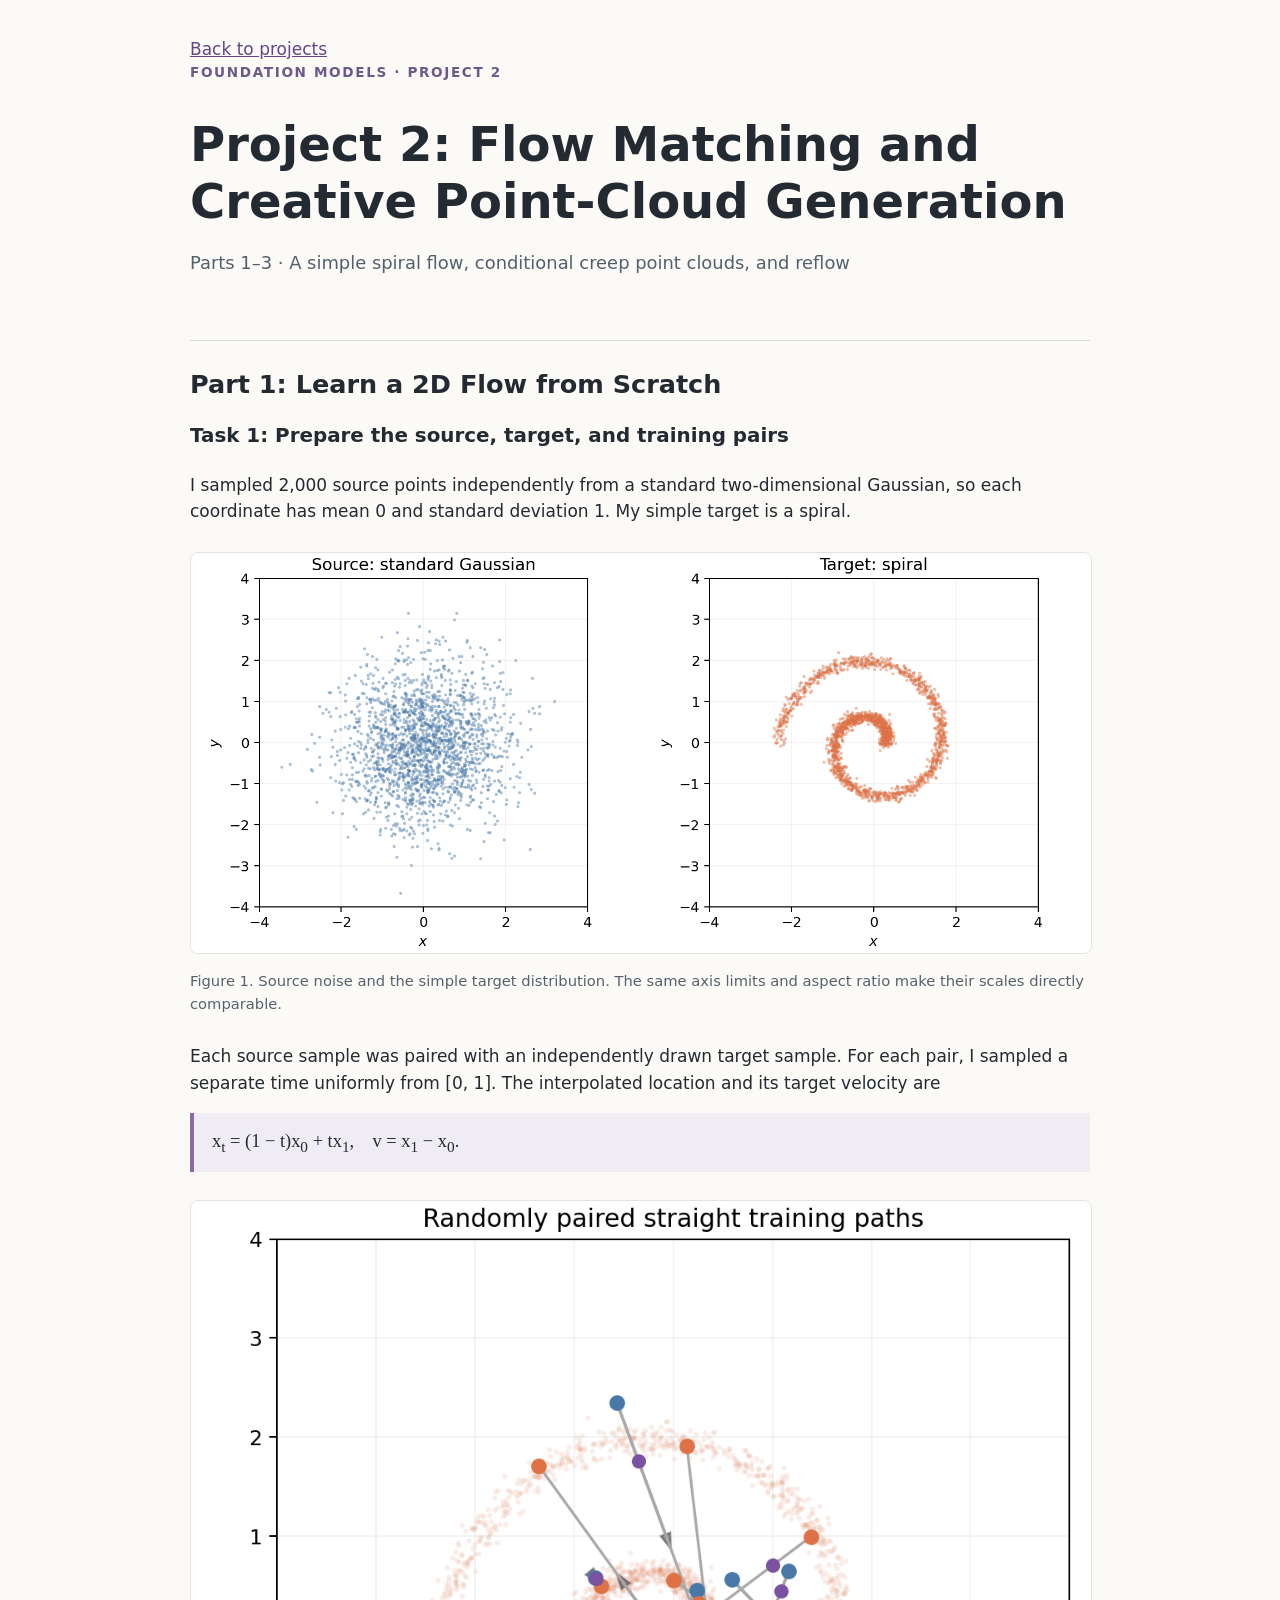
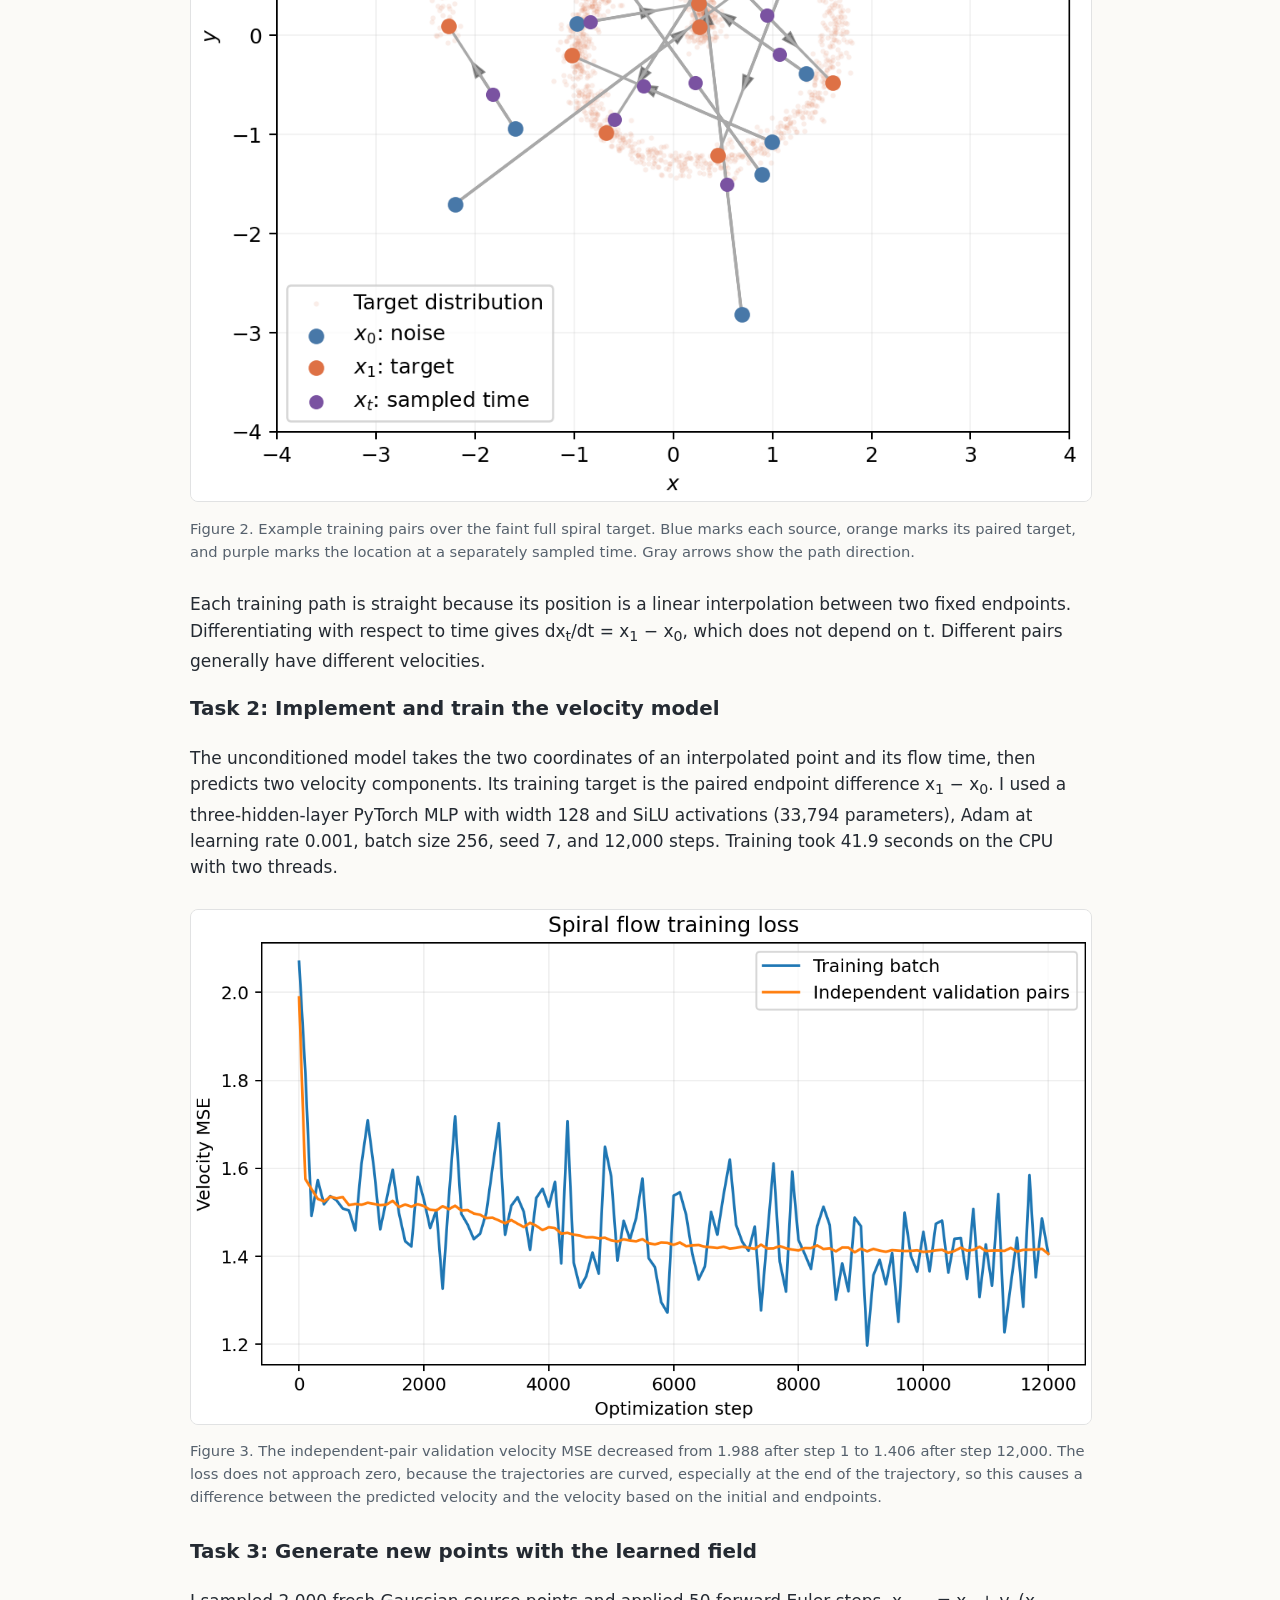
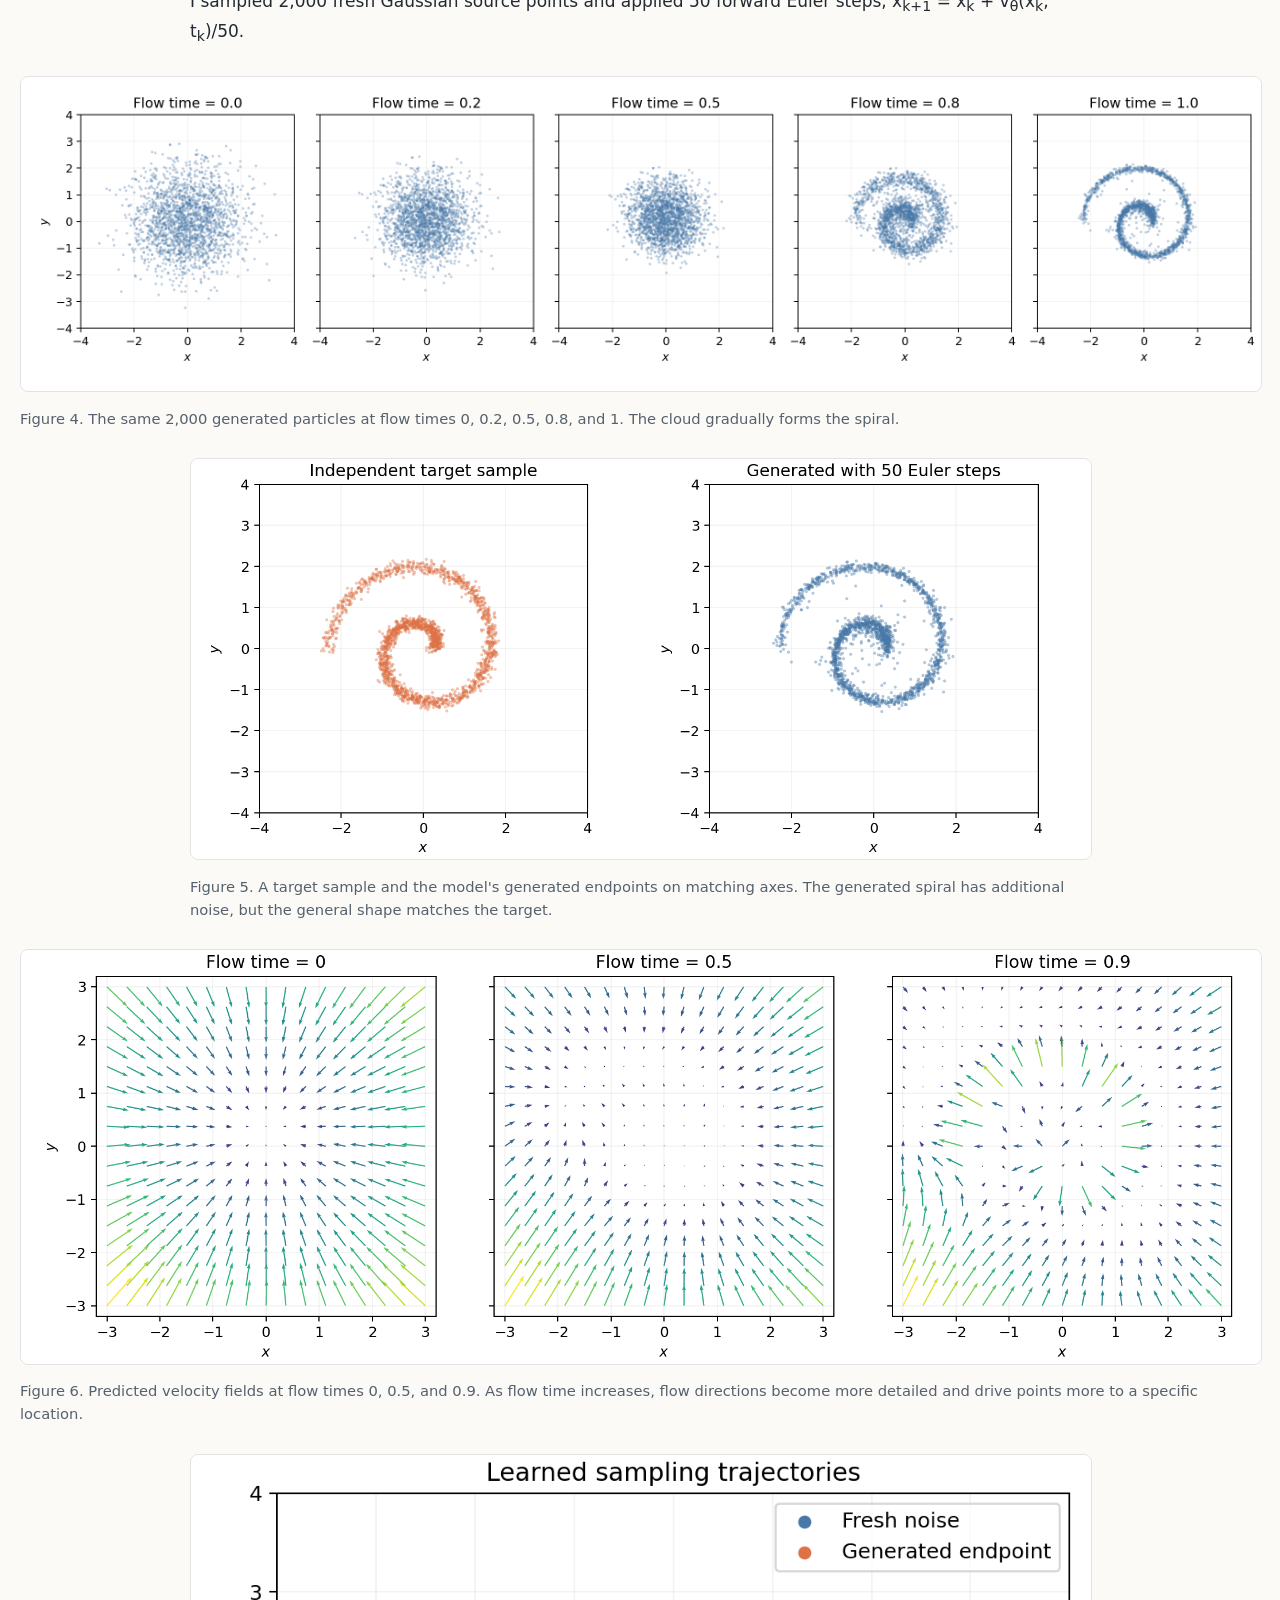
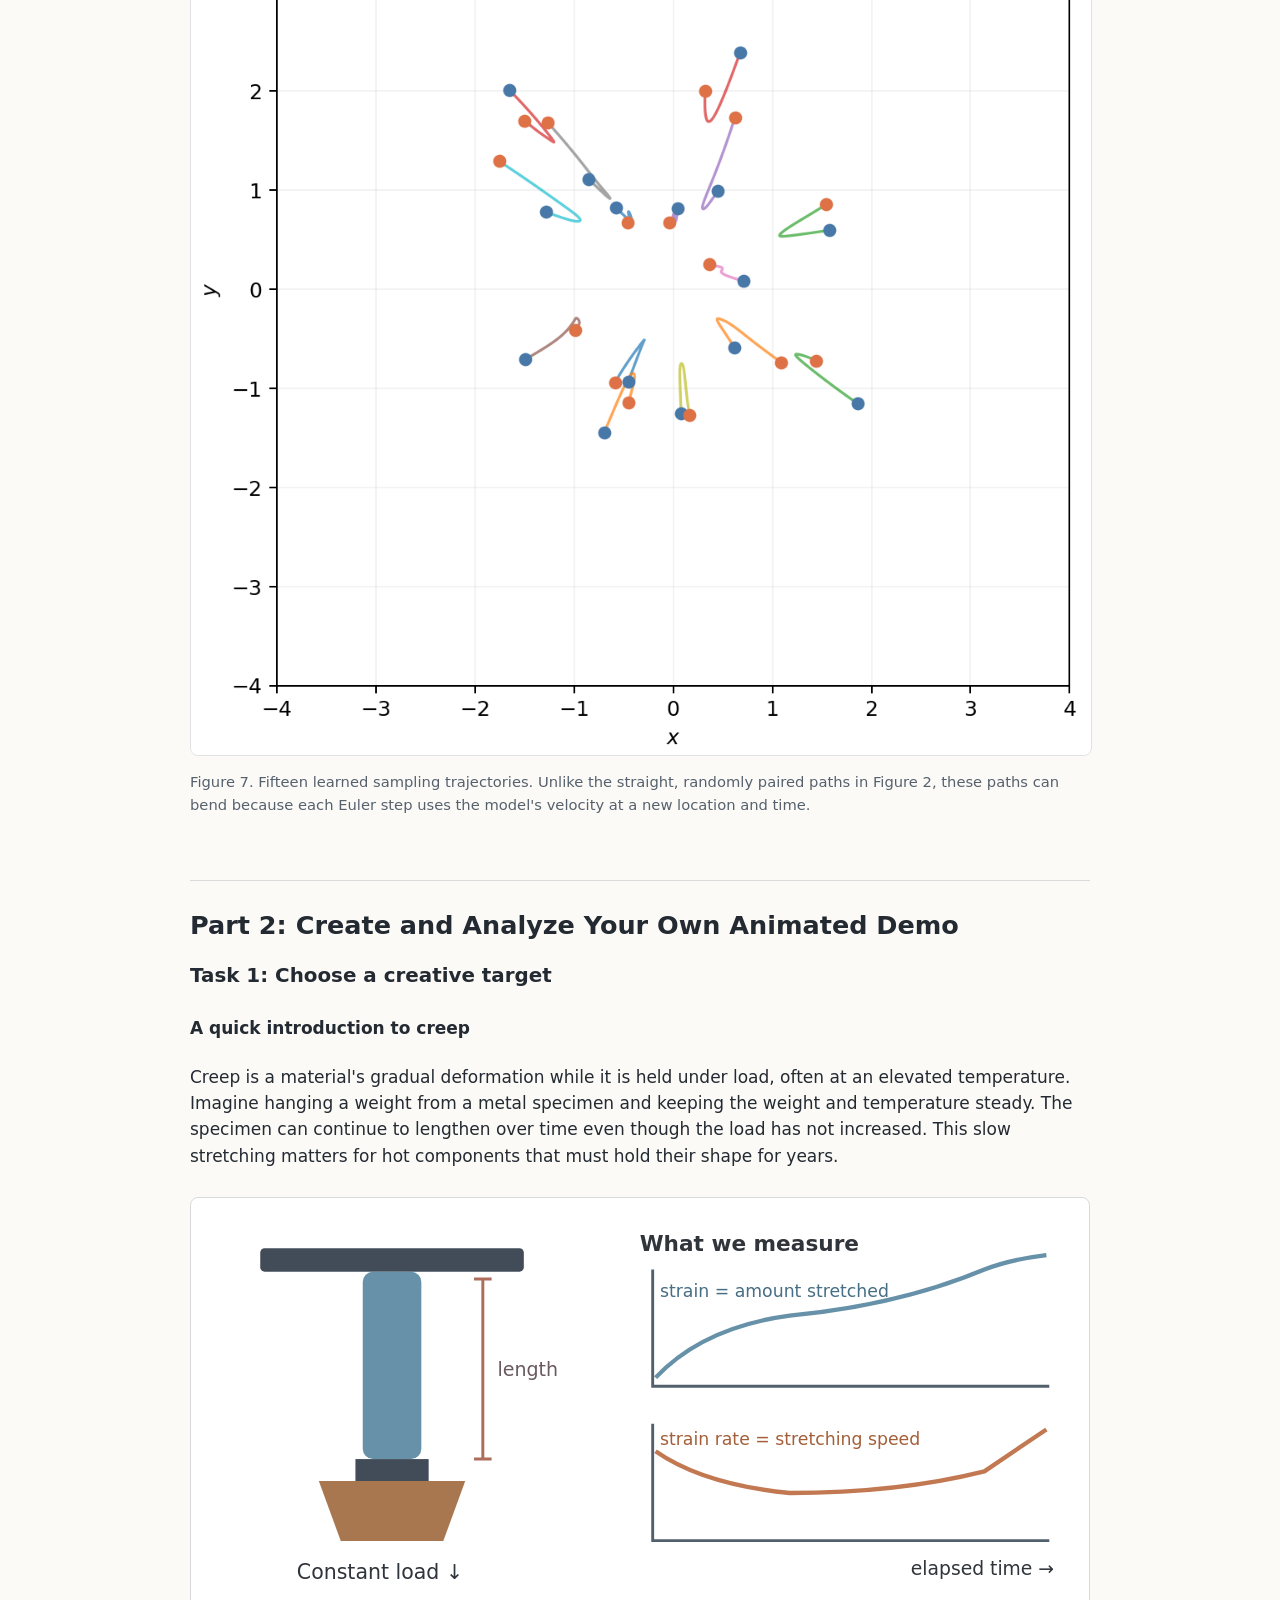
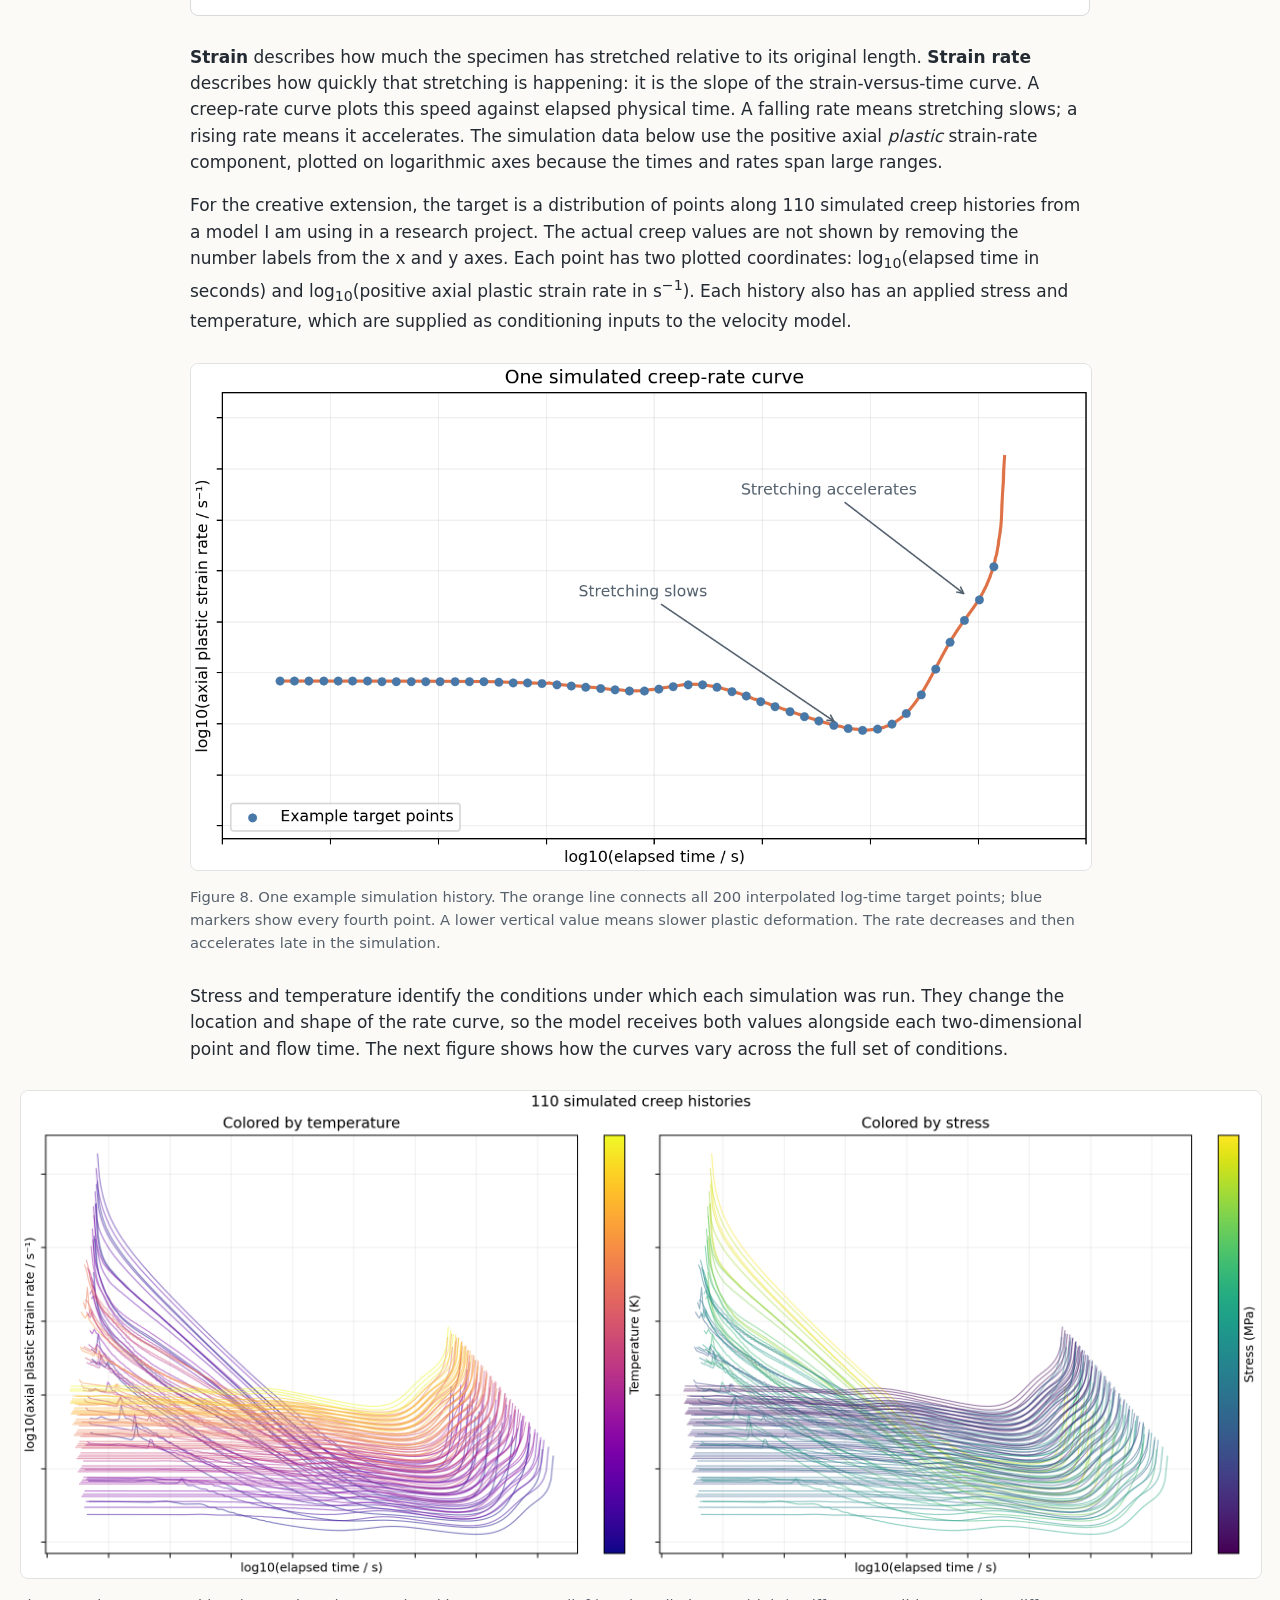
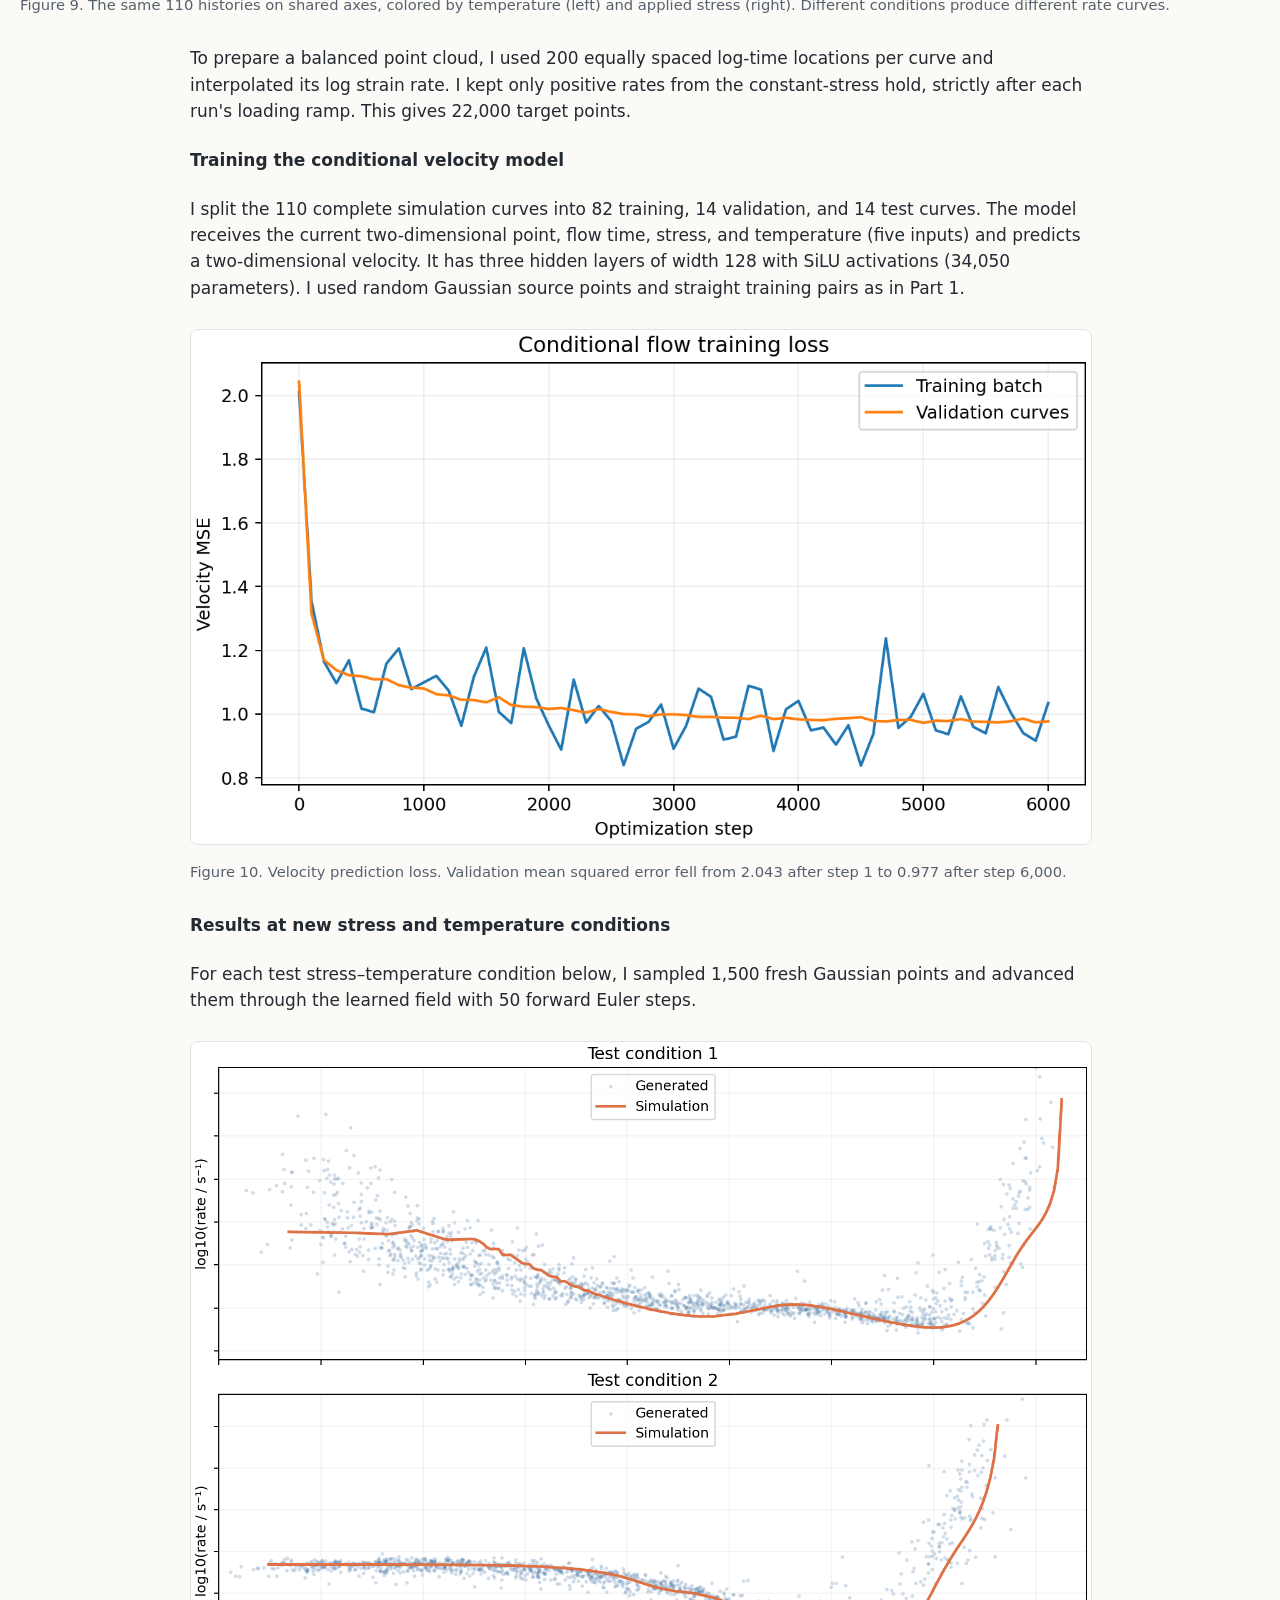
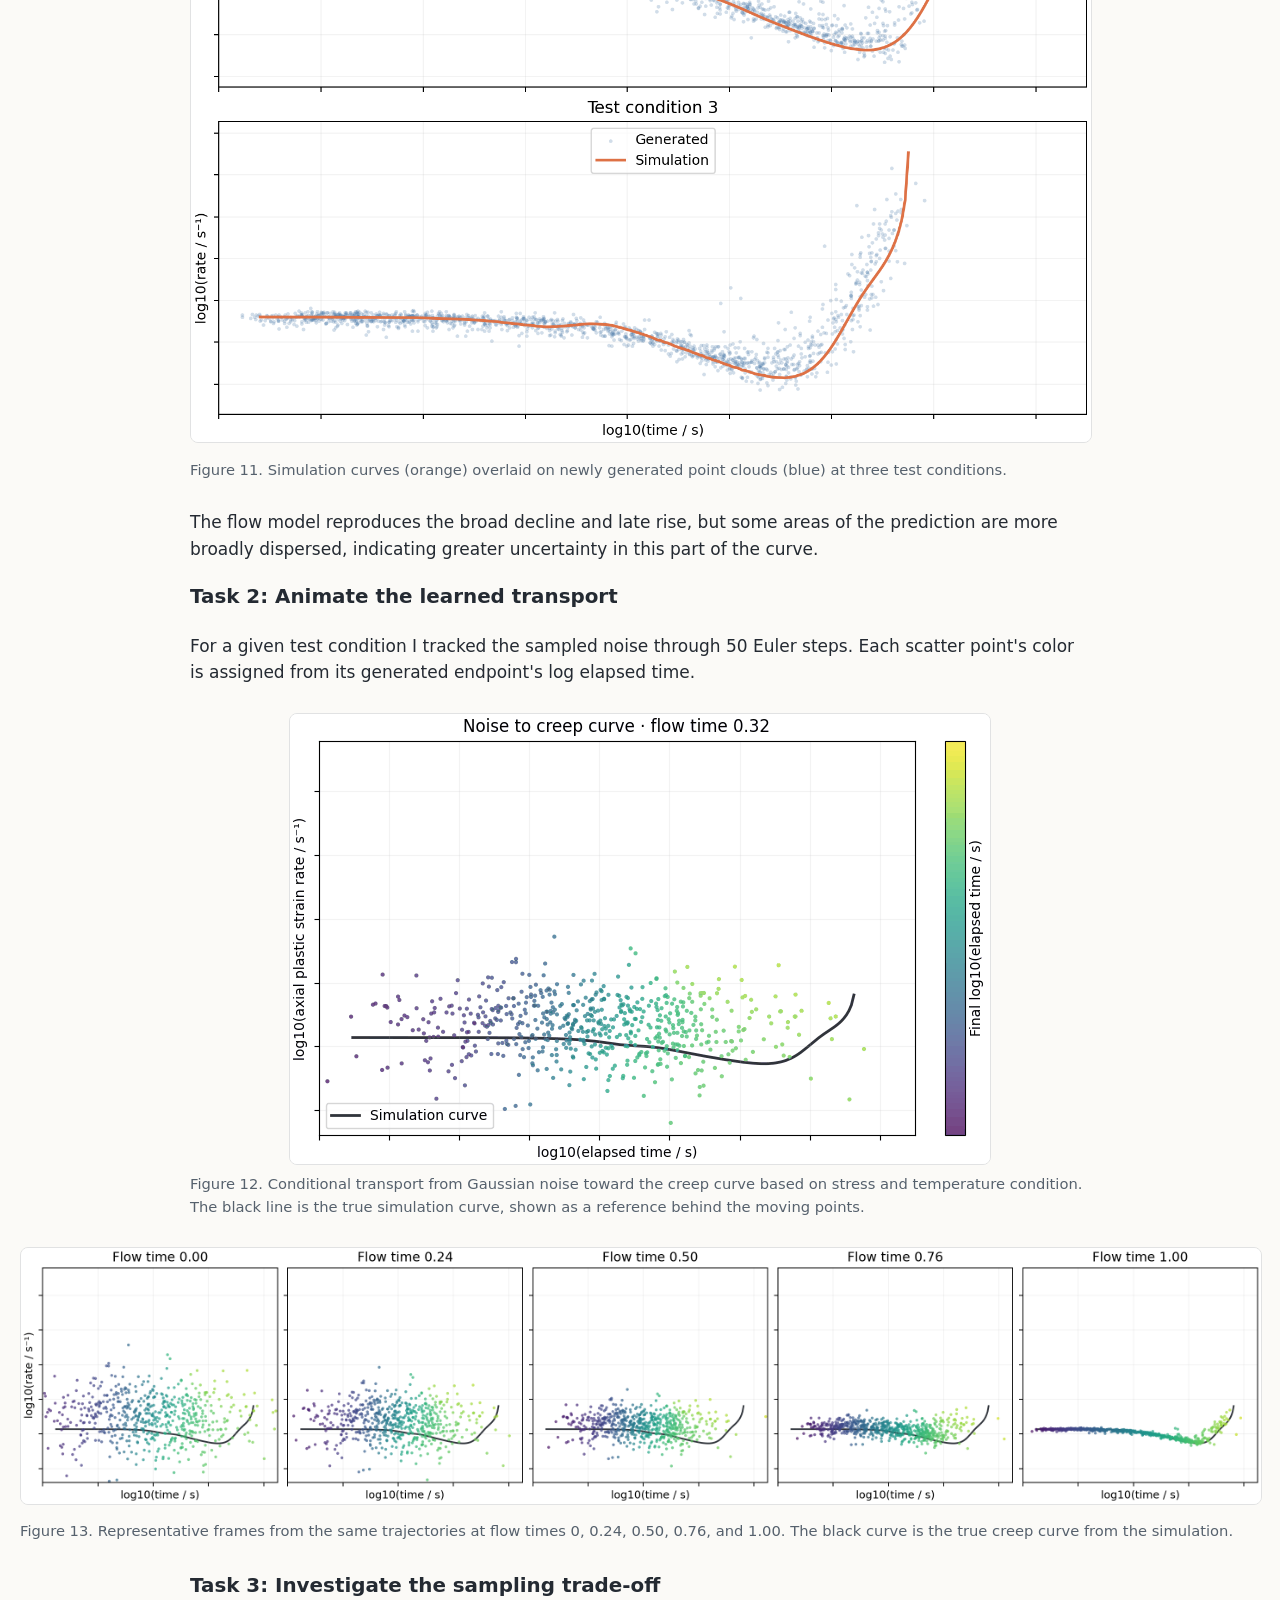
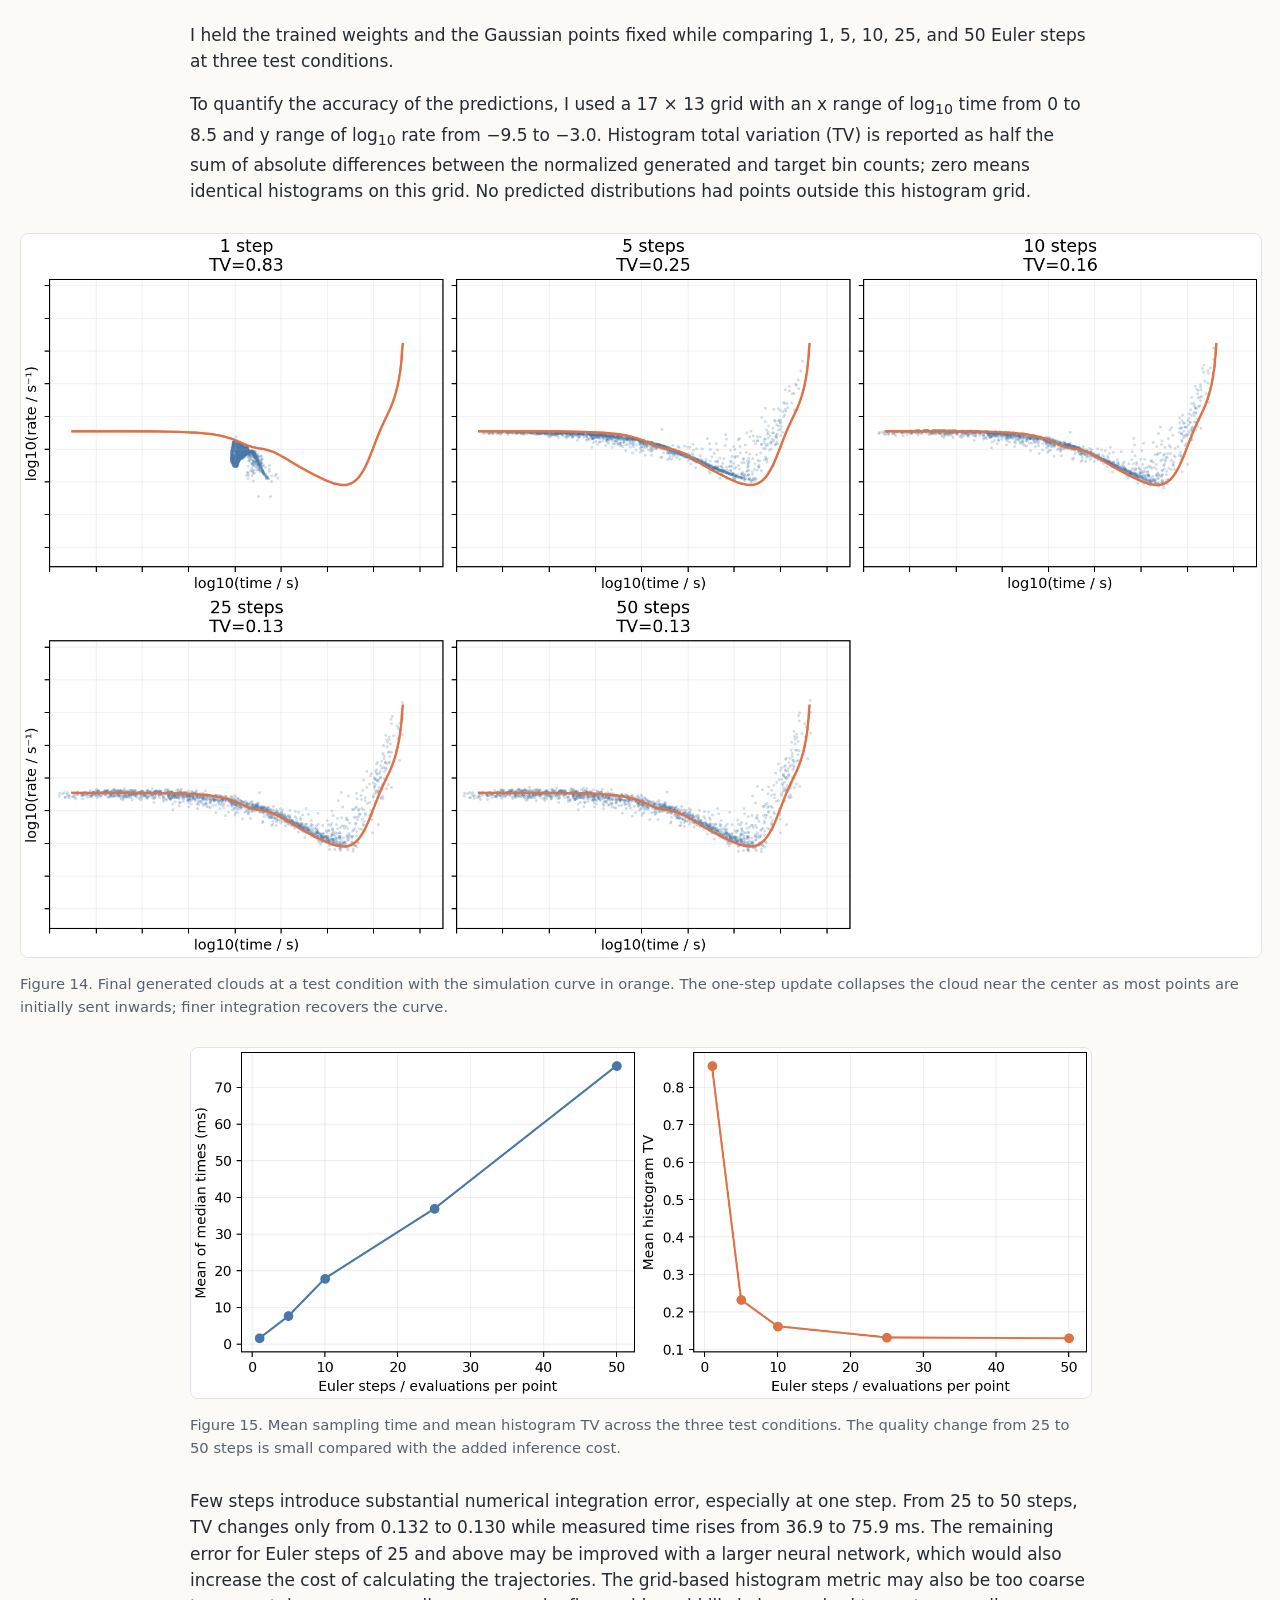
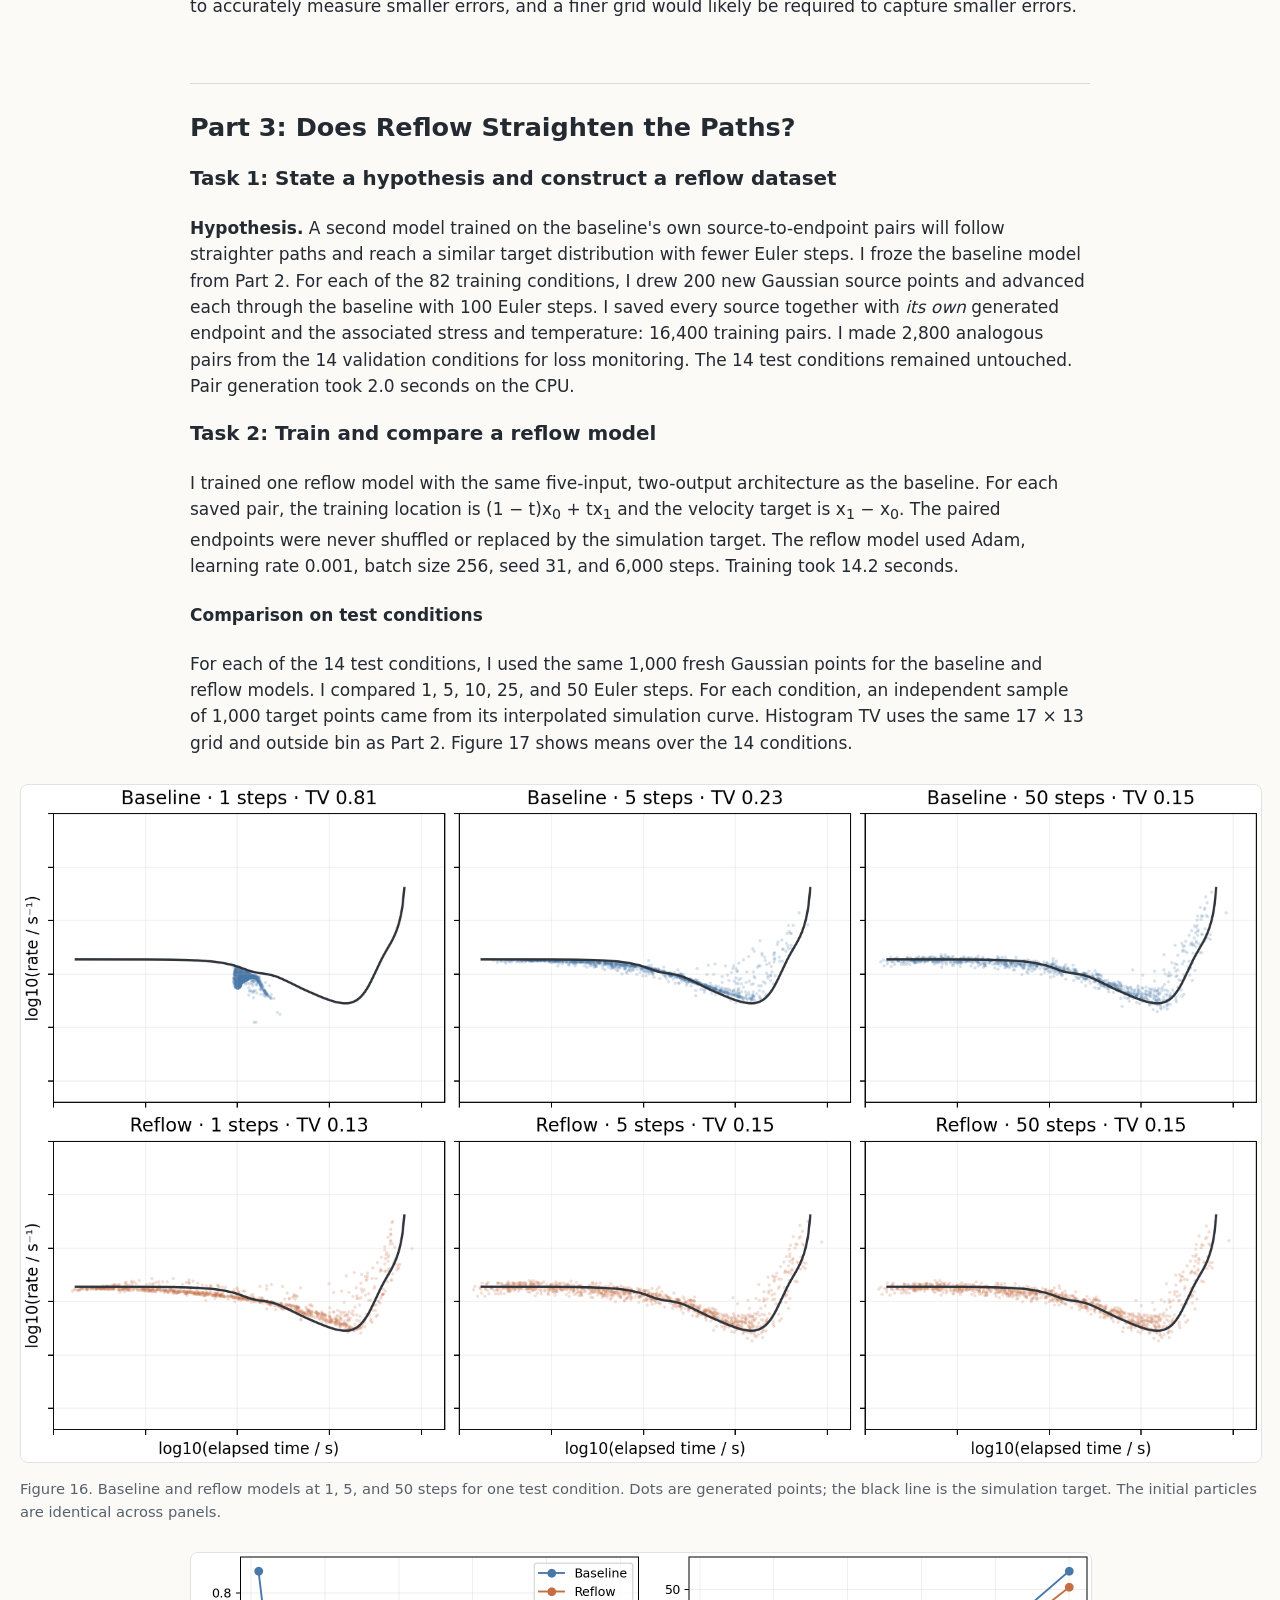
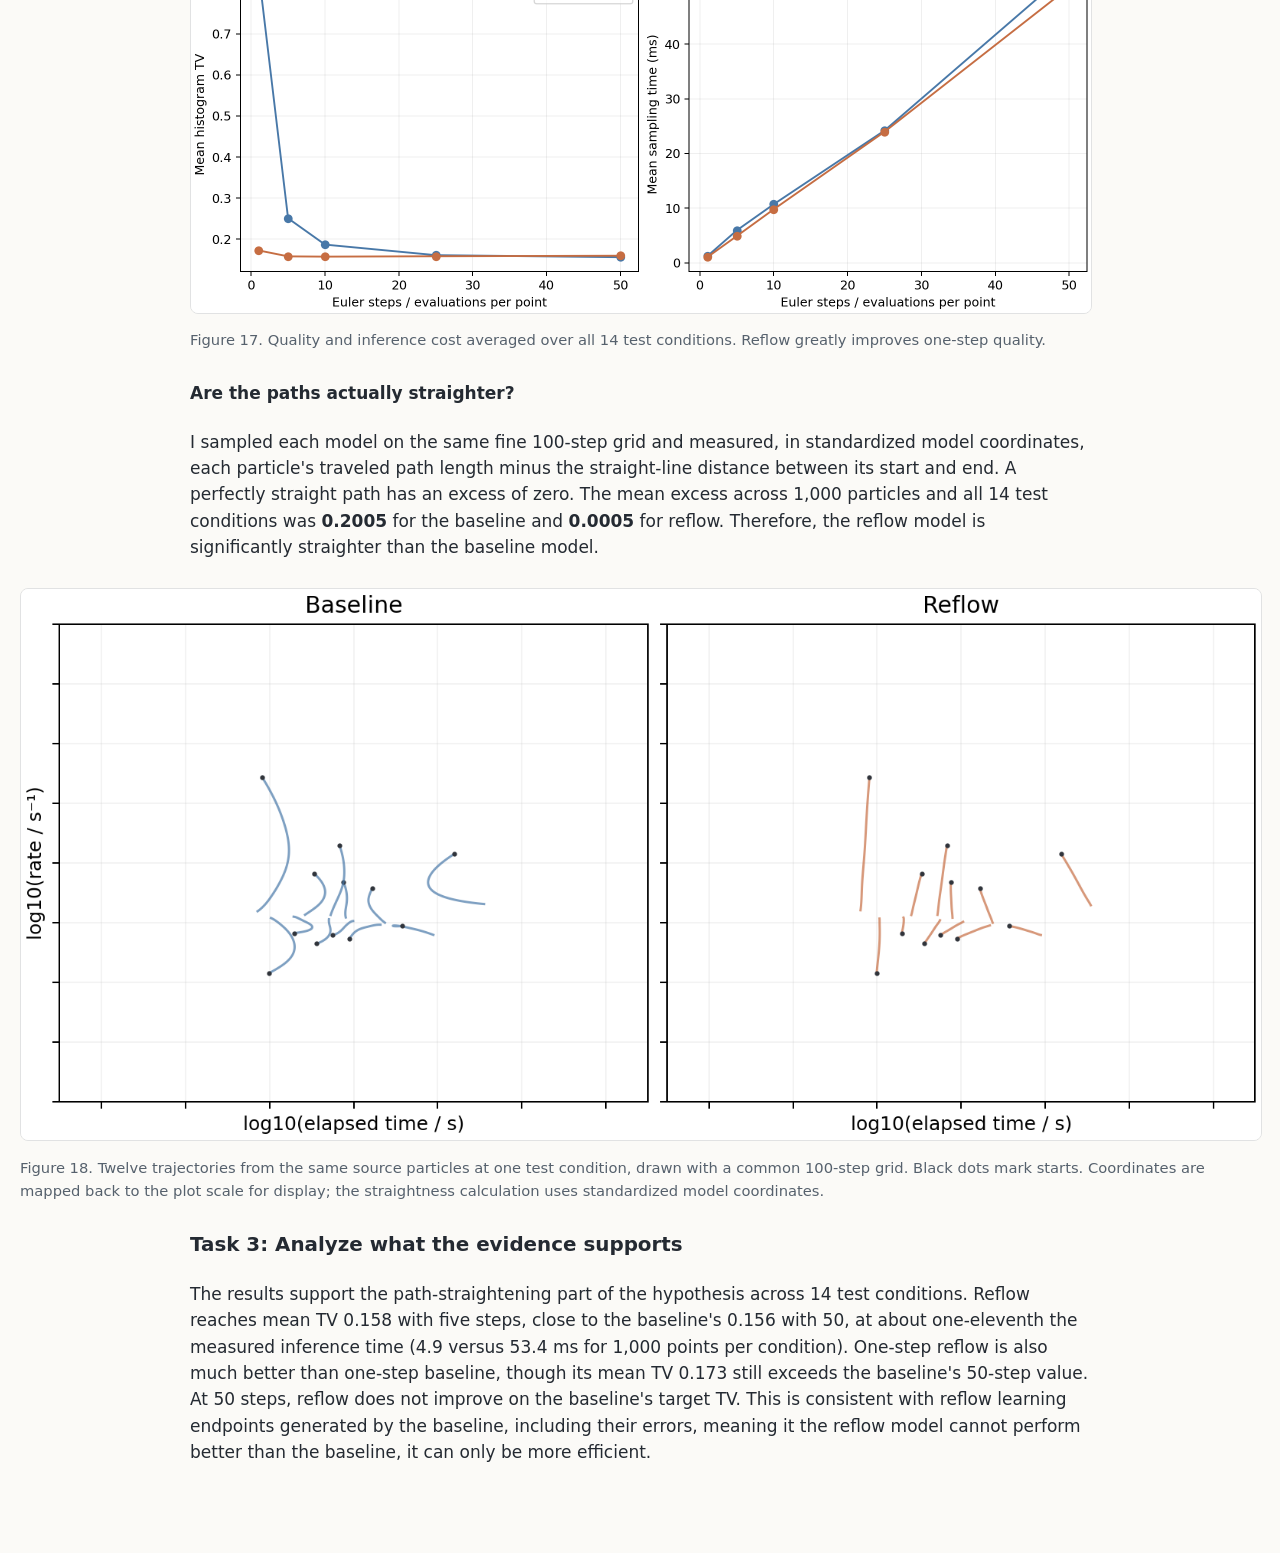
<file: fm-project-2.html>
<!doctype html>
<html lang="en">
<head>
  <meta charset="utf-8">
  <meta name="viewport" content="width=device-width, initial-scale=1">
  <title>Project 2: Flow Matching and Creative Point-Cloud Generation</title>
  <style>
    :root { color-scheme: light; }
    body { max-width: 900px; margin: 0 auto; padding: 36px 20px 70px; background: #fbfaf7; color: #242a32; font: 17px/1.55 system-ui, sans-serif; }
    h1, h2 { line-height: 1.2; }
    h1 { font-size: clamp(2rem, 5vw, 3rem); margin-bottom: 0.2em; }
    h2 { border-top: 1px solid #d8dadc; padding-top: 1.1em; margin-top: 2.5em; }
    .eyebrow { color: #6d5989; font-size: 0.85rem; font-weight: 700; letter-spacing: 0.12em; text-transform: uppercase; }
    .lede { color: #53606d; font-size: 1.12rem; }
    figure { margin: 28px 0; }
    img { width: 100%; height: auto; border: 1px solid #e1e2e3; border-radius: 8px; background: white; }
    figcaption { margin-top: 8px; color: #56616d; font-size: 0.92rem; }
    .math { display: block; overflow-x: auto; padding: 14px 18px; border-left: 4px solid #8a69a5; background: #f0ecf3; font-family: Cambria, Georgia, serif; font-size: 1.15rem; }
    code { background: #efeeee; padding: 0.1em 0.3em; border-radius: 3px; }
    a { color: #64458a; }
    table { border-collapse: collapse; width: 100%; margin: 20px 0; font-size: 0.94rem; }
    th, td { border-bottom: 1px solid #d8dadc; padding: 9px 12px; text-align: right; }
    th:first-child, td:first-child { text-align: left; }
    .animation img { max-width: 700px; display: block; margin: 0 auto; }
    figure.wide { width: min(1400px, calc(100vw - 40px)); position: relative; left: 50%; transform: translateX(-50%); }
    .creep-demo { display: grid; grid-template-columns: minmax(200px, 1fr) minmax(230px, 1.3fr); gap: 20px; align-items: center; padding: 18px; border: 1px solid #d8dadc; border-radius: 8px; background: #fff; }
    .creep-demo svg { width: 100%; height: auto; }
    .creep-bar { transform-box: fill-box; transform-origin: top center; animation: stretch 8s ease-in-out infinite; }
    .creep-weight { animation: drop 8s ease-in-out infinite; }
    @keyframes stretch { 0%, 12% { transform: scaleY(1); } 88%, 100% { transform: scaleY(1.25); } }
    @keyframes drop { 0%, 12% { transform: translateY(0); } 88%, 100% { transform: translateY(32px); } }
    @media (max-width: 620px) { .creep-demo { grid-template-columns: 1fr; } }
    @media (prefers-reduced-motion: reduce) { .creep-bar, .creep-weight { animation: none; } }
  </style>
</head>
<body>
  <nav><a href="projects.html">Back to projects</a></nav>
  <header>
    <div class="eyebrow">Foundation Models · Project 2</div>
    <h1>Project 2: Flow Matching and Creative Point-Cloud Generation</h1>
    <p class="lede">Parts 1–3 · A simple spiral flow, conditional creep point clouds, and reflow</p>
  </header>

  <main>
    <section>
      <h2>Part 1: Learn a 2D Flow from Scratch</h2>
      <h3>Task 1: Prepare the source, target, and training pairs</h3>
      <p>I sampled 2,000 source points independently from a standard two-dimensional Gaussian, so each coordinate has mean 0 and standard deviation 1. My simple target is a spiral.</p>

      <figure>
        <img src="fm-project-2/figures/task1_distributions.png" alt="Scatter plots of Gaussian source points and a spiral target, on matching axes.">
        <figcaption>Figure 1. Source noise and the simple target distribution. The same axis limits and aspect ratio make their scales directly comparable.</figcaption>
      </figure>

      <p>Each source sample was paired with an independently drawn target sample. For each pair, I sampled a separate time uniformly from [0, 1]. The interpolated location and its target velocity are</p>
      <div class="math">x<sub>t</sub> = (1 − t)x<sub>0</sub> + tx<sub>1</sub>, &nbsp;&nbsp; v = x<sub>1</sub> − x<sub>0</sub>.</div>

      <figure>
        <img src="fm-project-2/figures/task1_paths.png" alt="Twelve straight paths from blue Gaussian points to orange target points, with purple interpolation points and a faint spiral target in the background.">
        <figcaption>Figure 2. Example training pairs over the faint full spiral target. Blue marks each source, orange marks its paired target, and purple marks the location at a separately sampled time. Gray arrows show the path direction.</figcaption>
      </figure>

      <p>Each training path is straight because its position is a linear interpolation between two fixed endpoints. Differentiating with respect to time gives dx<sub>t</sub>/dt = x<sub>1</sub> − x<sub>0</sub>, which does not depend on t. Different pairs generally have different velocities.</p>

      <h3>Task 2: Implement and train the velocity model</h3>
      <p>The unconditioned model takes the two coordinates of an interpolated point and its flow time, then predicts two velocity components. Its training target is the paired endpoint difference x<sub>1</sub> − x<sub>0</sub>. I used a three-hidden-layer PyTorch MLP with width 128 and SiLU activations (33,794 parameters), Adam at learning rate 0.001, batch size 256, seed 7, and 12,000 steps. Training took 41.9 seconds on the CPU with two threads.</p>
      <figure>
        <img src="fm-project-2/figures/part1_training_loss.png" alt="Training and independent validation velocity loss for the spiral model over 12000 steps.">
        <figcaption>Figure 3. The independent-pair validation velocity MSE decreased from 1.988 after step 1 to 1.406 after step 12,000. The loss does not approach zero, because the trajectories are curved, especially at the end of the trajectory, so this causes a difference between the predicted velocity and the velocity based on the initial and endpoints.</figcaption>
      </figure>

      <h3>Task 3: Generate new points with the learned field</h3>
      <p>I sampled 2,000 fresh Gaussian source points and applied 50 forward Euler steps, x<sub>k+1</sub> = x<sub>k</sub> + v<sub>θ</sub>(x<sub>k</sub>, t<sub>k</sub>)/50.</p>
      <figure class="wide">
        <img src="fm-project-2/figures/part1_snapshots.png?v=2" alt="Five snapshots of fresh Gaussian points being transported into a spiral.">
        <figcaption>Figure 4. The same 2,000 generated particles at flow times 0, 0.2, 0.5, 0.8, and 1. The cloud gradually forms the spiral.</figcaption>
      </figure>
      <figure>
        <img src="fm-project-2/figures/part1_final.png" alt="Independent target spiral sample beside a generated spiral point cloud.">
        <figcaption>Figure 5. A target sample and the model's generated endpoints on matching axes. The generated spiral has additional noise, but the general shape matches the target.</figcaption>
      </figure>
      <figure class="wide">
        <img src="fm-project-2/figures/part1_velocity_fields.png" alt="Predicted velocity arrows across a two-dimensional grid at three flow times.">
        <figcaption>Figure 6. Predicted velocity fields at flow times 0, 0.5, and 0.9. As flow time increases, flow directions become more detailed and drive points more to a specific location.</figcaption>
      </figure>
      <figure>
        <img src="fm-project-2/figures/part1_trajectories.png" alt="Curved trajectories of 15 generated particles, from fresh noise to their generated endpoints.">
        <figcaption>Figure 7. Fifteen learned sampling trajectories. Unlike the straight, randomly paired paths in Figure 2, these paths can bend because each Euler step uses the model's velocity at a new location and time.</figcaption>
      </figure>
    </section>

    <section>
      <h2>Part 2: Create and Analyze Your Own Animated Demo</h2>
      <h3>Task 1: Choose a creative target</h3>
      <h4>A quick introduction to creep</h4>
      <p>Creep is a material's gradual deformation while it is held under load, often at an elevated temperature. Imagine hanging a weight from a metal specimen and keeping the weight and temperature steady. The specimen can continue to lengthen over time even though the load has not increased. This slow stretching matters for hot components that must hold their shape for years.</p>
      <figure>
        <div class="creep-demo" role="img" aria-label="Schematic animation of a weighted metal specimen slowly lengthening, beside strain and strain-rate sketches over time.">
          <svg viewBox="0 0 250 260" aria-hidden="true">
            <rect x="35" y="22" width="180" height="16" rx="3" fill="#424c58"/>
            <rect x="105" y="38" width="40" height="128" rx="7" fill="#6691a8" class="creep-bar"/>
            <g class="creep-weight"><rect x="100" y="166" width="50" height="15" fill="#424c58"/><path d="M75 181 H175 L160 222 H90 Z" fill="#a87750"/></g>
            <path d="M187 43 V166 M181 43 H193 M181 166 H193" stroke="#ae6d5c" stroke-width="2" fill="none"/>
            <text x="197" y="109" font-size="13" fill="#6a5960">length</text>
            <text x="60" y="248" font-size="14" fill="#30343b">Constant load ↓</text>
          </svg>
          <svg viewBox="0 0 330 260" aria-hidden="true">
            <text x="31" y="22" font-size="15" font-weight="600" fill="#30343b">What we measure</text>
            <path d="M40 35 V116 H315 M40 142 V223 H315" stroke="#52606d" stroke-width="2" fill="none"/>
            <path d="M42 110 Q75 75 135 67 Q210 60 270 35 Q288 28 313 25" stroke="#6691a8" stroke-width="3" fill="none"/>
            <path d="M42 161 Q75 184 135 190 Q210 190 270 175 Q292 160 313 146" stroke="#c27952" stroke-width="3" fill="none"/>
            <text x="45" y="54" font-size="12" fill="#466e84">strain = amount stretched</text>
            <text x="45" y="157" font-size="12" fill="#a45f39">strain rate = stretching speed</text>
            <text x="219" y="247" font-size="13" fill="#30343b">elapsed time →</text>
          </svg>
        </div>
      </figure>
      <p><strong>Strain</strong> describes how much the specimen has stretched relative to its original length. <strong>Strain rate</strong> describes how quickly that stretching is happening: it is the slope of the strain-versus-time curve. A creep-rate curve plots this speed against elapsed physical time. A falling rate means stretching slows; a rising rate means it accelerates. The simulation data below use the positive axial <em>plastic</em> strain-rate component, plotted on logarithmic axes because the times and rates span large ranges.</p>
      <p>For the creative extension, the target is a distribution of points along 110 simulated creep histories from a model I am using in a research project. The actual creep values are not shown by removing the number labels from the x and y axes. Each point has two plotted coordinates: log<sub>10</sub>(elapsed time in seconds) and log<sub>10</sub>(positive axial plastic strain rate in s<sup>−1</sup>). Each history also has an applied stress and temperature, which are supplied as conditioning inputs to the velocity model.</p>
      <figure>
        <img src="fm-project-2/figures/g91_example_curve.png" alt="One simulated creep-rate curve showing a declining rate followed by acceleration.">
        <figcaption>Figure 8. One example simulation history. The orange line connects all 200 interpolated log-time target points; blue markers show every fourth point. A lower vertical value means slower plastic deformation. The rate decreases and then accelerates late in the simulation.</figcaption>
      </figure>
      <p>Stress and temperature identify the conditions under which each simulation was run. They change the location and shape of the rate curve, so the model receives both values alongside each two-dimensional point and flow time. The next figure shows how the curves vary across the full set of conditions.</p>
      <figure class="wide">
        <img src="fm-project-2/figures/g91_all_curves.png" alt="Two plots of the same 110 creep-rate histories, colored by temperature on the left and stress on the right.">
        <figcaption>Figure 9. The same 110 histories on shared axes, colored by temperature (left) and applied stress (right). Different conditions produce different rate curves.</figcaption>
      </figure>
      <p>To prepare a balanced point cloud, I used 200 equally spaced log-time locations per curve and interpolated its log strain rate. I kept only positive rates from the constant-stress hold, strictly after each run's loading ramp. This gives 22,000 target points.</p>

      <h4>Training the conditional velocity model</h4>
      <p>I split the 110 complete simulation curves into 82 training, 14 validation, and 14 test curves. The model receives the current two-dimensional point, flow time, stress, and temperature (five inputs) and predicts a two-dimensional velocity. It has three hidden layers of width 128 with SiLU activations (34,050 parameters). I used random Gaussian source points and straight training pairs as in Part 1.</p>
      <figure>
        <img src="fm-project-2/figures/g91_training_loss.png" alt="Training and held-out velocity mean squared error decrease over 6000 steps.">
        <figcaption>Figure 10. Velocity prediction loss. Validation mean squared error fell from 2.043 after step 1 to 0.977 after step 6,000.</figcaption>
      </figure>

      <h4>Results at new stress and temperature conditions</h4>
      <p>For each test stress–temperature condition below, I sampled 1,500 fresh Gaussian points and advanced them through the learned field with 50 forward Euler steps.</p>
      <figure>
        <img src="fm-project-2/figures/g91_heldout_clouds.png" alt="Orange simulation curves overlaid on blue generated point clouds for three untouched test stresses and temperatures.">
        <figcaption>Figure 11. Simulation curves (orange) overlaid on newly generated point clouds (blue) at three test conditions.</figcaption>
      </figure>
      <p>The flow model reproduces the broad decline and late rise, but some areas of the prediction are more broadly dispersed, indicating greater uncertainty in this part of the curve.</p>

      <h3>Task 2: Animate the learned transport</h3>
      <p>For a given test condition I tracked the sampled noise through 50 Euler steps. Each scatter point's color is assigned from its generated endpoint's log elapsed time.</p>
      <figure class="animation">
        <img src="fm-project-2/figures/g91_transport.gif" alt="Animated colored particles moving from Gaussian noise toward a black simulation creep-rate curve.">
        <figcaption>Figure 12. Conditional transport from Gaussian noise toward the creep curve based on stress and temperature condition. The black line is the true simulation curve, shown as a reference behind the moving points.</figcaption>
      </figure>
      <figure class="wide">
        <img src="fm-project-2/figures/g91_transport_stills.png" alt="Five still frames from the transport animation with the black simulation curve behind the colored particles.">
        <figcaption>Figure 13. Representative frames from the same trajectories at flow times 0, 0.24, 0.50, 0.76, and 1.00. The black curve is the true creep curve from the simulation.</figcaption>
      </figure>

      <h3>Task 3: Investigate the sampling trade-off</h3>
      <p>I held the trained weights and the Gaussian points fixed while comparing 1, 5, 10, 25, and 50 Euler steps at three test conditions.</p>
      <p>To quantify the accuracy of the predictions, I used a 17 × 13 grid with an x range of log<sub>10</sub> time from 0 to 8.5 and y range of log<sub>10</sub> rate from −9.5 to −3.0. Histogram total variation (TV) is reported as half the sum of absolute differences between the normalized generated and target bin counts; zero means identical histograms on this grid. No predicted distributions had points outside this histogram grid.</p>
      <figure class="wide">
        <img src="fm-project-2/figures/g91_step_clouds.png" alt="Generated clouds at five Euler step counts against the same simulation curve.">
        <figcaption>Figure 14. Final generated clouds at a test condition with the simulation curve in orange. The one-step update collapses the cloud near the center as most points are initially sent inwards; finer integration recovers the curve.</figcaption>
      </figure>
      <figure>
        <img src="fm-project-2/figures/g91_step_tradeoff.png" alt="Sampling time rises with Euler steps while mean histogram discrepancy falls and then levels off.">
        <figcaption>Figure 15. Mean sampling time and mean histogram TV across the three test conditions. The quality change from 25 to 50 steps is small compared with the added inference cost.</figcaption>
      </figure>
      <p>Few steps introduce substantial numerical integration error, especially at one step. From 25 to 50 steps, TV changes only from 0.132 to 0.130 while measured time rises from 36.9 to 75.9 ms. The remaining error for Euler steps of 25 and above may be improved with a larger neural network, which would also increase the cost of calculating the trajectories. The grid-based histogram metric may also be too coarse to accurately measure smaller errors, and a finer grid would likely be required to capture smaller errors.</p>
    </section>

    <section>
      <h2>Part 3: Does Reflow Straighten the Paths?</h2>
      <h3>Task 1: State a hypothesis and construct a reflow dataset</h3>
      <p><strong>Hypothesis.</strong> A second model trained on the baseline's own source-to-endpoint pairs will follow straighter paths and reach a similar target distribution with fewer Euler steps. I froze the baseline model from Part 2. For each of the 82 training conditions, I drew 200 new Gaussian source points and advanced each through the baseline with 100 Euler steps. I saved every source together with <em>its own</em> generated endpoint and the associated stress and temperature: 16,400 training pairs. I made 2,800 analogous pairs from the 14 validation conditions for loss monitoring. The 14 test conditions remained untouched. Pair generation took 2.0 seconds on the CPU.</p>
      <h3>Task 2: Train and compare a reflow model</h3>
      <p>I trained one reflow model with the same five-input, two-output architecture as the baseline. For each saved pair, the training location is (1 − t)x<sub>0</sub> + tx<sub>1</sub> and the velocity target is x<sub>1</sub> − x<sub>0</sub>. The paired endpoints were never shuffled or replaced by the simulation target. The reflow model used Adam, learning rate 0.001, batch size 256, seed 31, and 6,000 steps. Training took 14.2 seconds.</p>

      <h4>Comparison on test conditions</h4>
      <p>For each of the 14 test conditions, I used the same 1,000 fresh Gaussian points for the baseline and reflow models. I compared 1, 5, 10, 25, and 50 Euler steps. For each condition, an independent sample of 1,000 target points came from its interpolated simulation curve. Histogram TV uses the same 17 × 13 grid and outside bin as Part 2. Figure 17 shows means over the 14 conditions.</p>
      <figure class="wide">
        <img src="fm-project-2/figures/g91_reflow_clouds.png" alt="Baseline and reflow point clouds at one, five, and fifty steps, overlaid on the same held-out simulation curve.">
        <figcaption>Figure 16. Baseline and reflow models at 1, 5, and 50 steps for one test condition. Dots are generated points; the black line is the simulation target. The initial particles are identical across panels.</figcaption>
      </figure>
      <figure>
        <img src="fm-project-2/figures/g91_reflow_tradeoff.png" alt="Mean target histogram discrepancy and inference time versus Euler steps for baseline and reflow models.">
        <figcaption>Figure 17. Quality and inference cost averaged over all 14 test conditions. Reflow greatly improves one-step quality.</figcaption>
      </figure>

      <h4>Are the paths actually straighter?</h4>
      <p>I sampled each model on the same fine 100-step grid and measured, in standardized model coordinates, each particle's traveled path length minus the straight-line distance between its start and end. A perfectly straight path has an excess of zero. The mean excess across 1,000 particles and all 14 test conditions was <strong>0.2005</strong> for the baseline and <strong>0.0005</strong> for reflow. Therefore, the reflow model is significantly straighter than the baseline model.</p>
      <figure class="wide">
        <img src="fm-project-2/figures/g91_reflow_paths.png" alt="Twelve paths from the same Gaussian starting points for baseline and reflow models; baseline paths bend and reflow paths are nearly straight.">
        <figcaption>Figure 18. Twelve trajectories from the same source particles at one test condition, drawn with a common 100-step grid. Black dots mark starts. Coordinates are mapped back to the plot scale for display; the straightness calculation uses standardized model coordinates.</figcaption>
      </figure>
      <h3>Task 3: Analyze what the evidence supports</h3>
      <p>The results support the path-straightening part of the hypothesis across 14 test conditions. Reflow reaches mean TV 0.158 with five steps, close to the baseline's 0.156 with 50, at about one-eleventh the measured inference time (4.9 versus 53.4 ms for 1,000 points per condition). One-step reflow is also much better than one-step baseline, though its mean TV 0.173 still exceeds the baseline's 50-step value. At 50 steps, reflow does not improve on the baseline's target TV. This is consistent with reflow learning endpoints generated by the baseline, including their errors, meaning it the reflow model cannot perform better than the baseline, it can only be more efficient.</p>
    </section>
  </main>
</body>
</html>
</file>
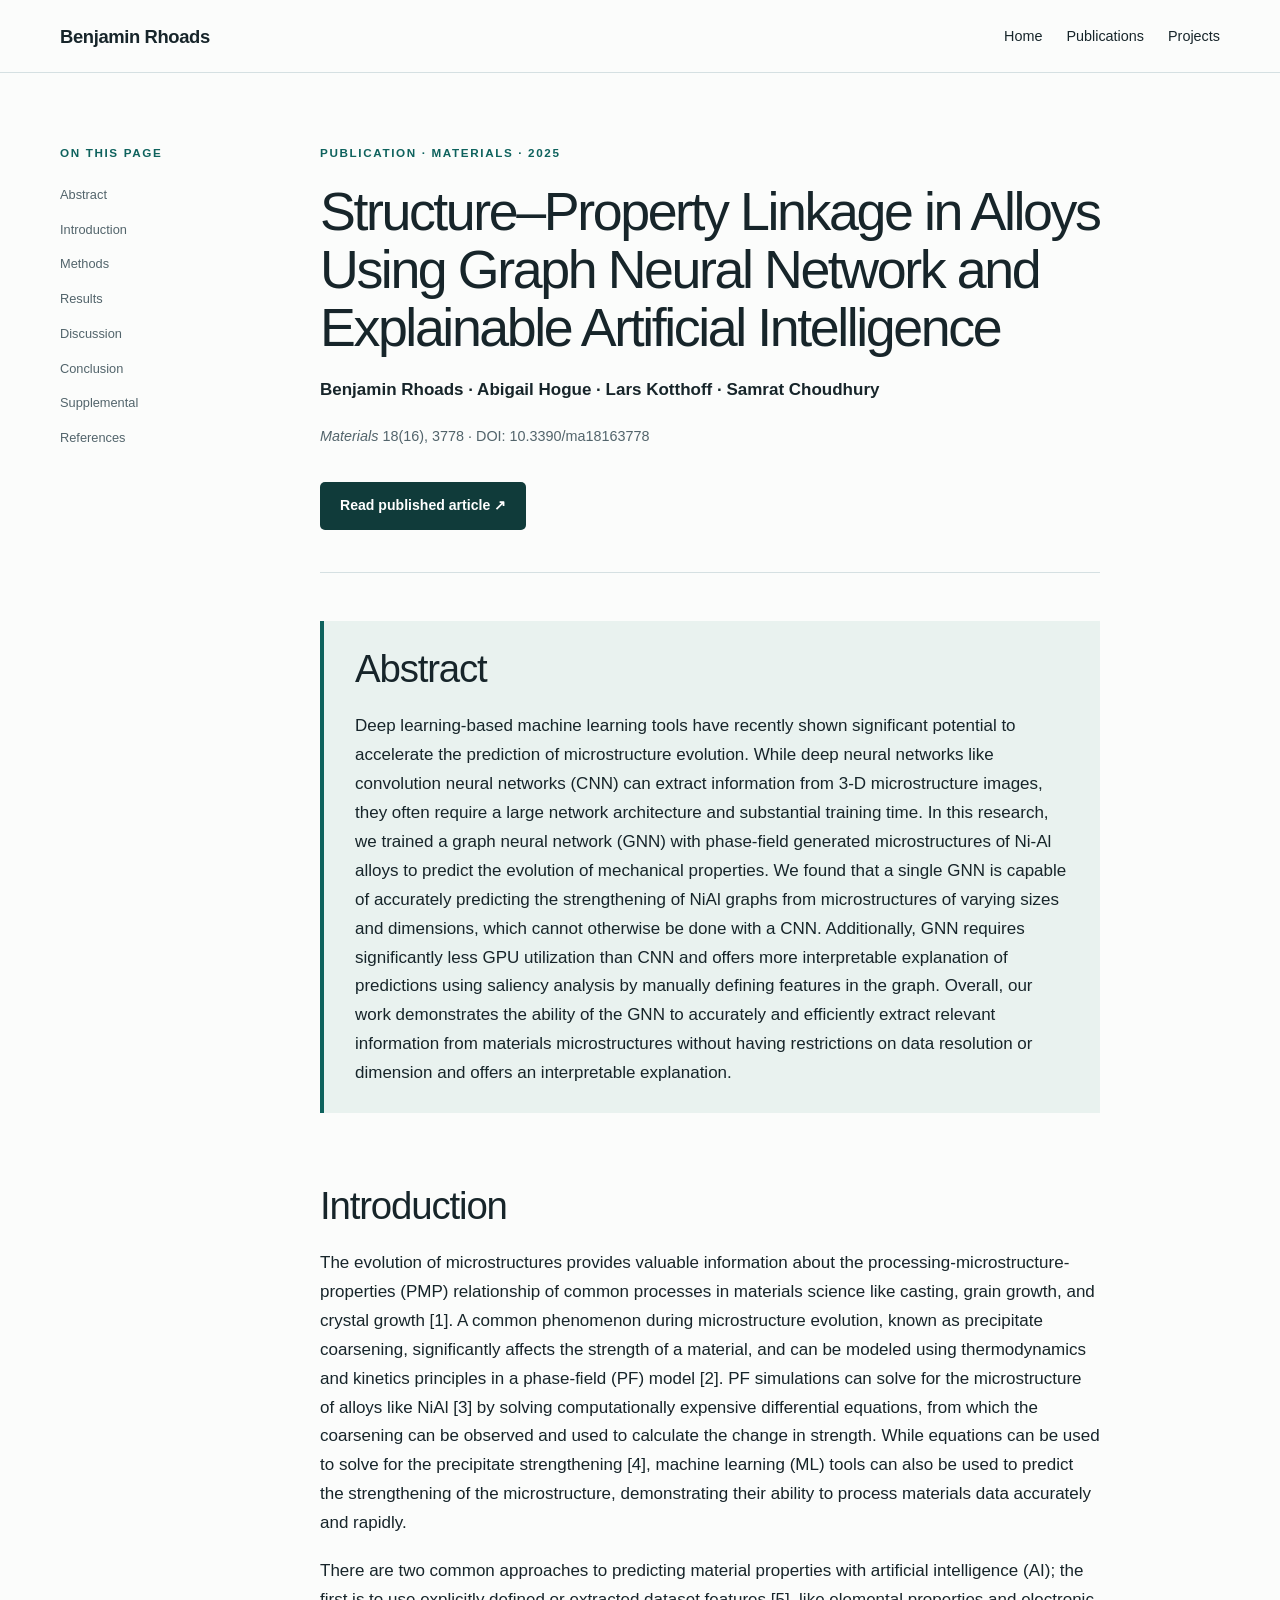
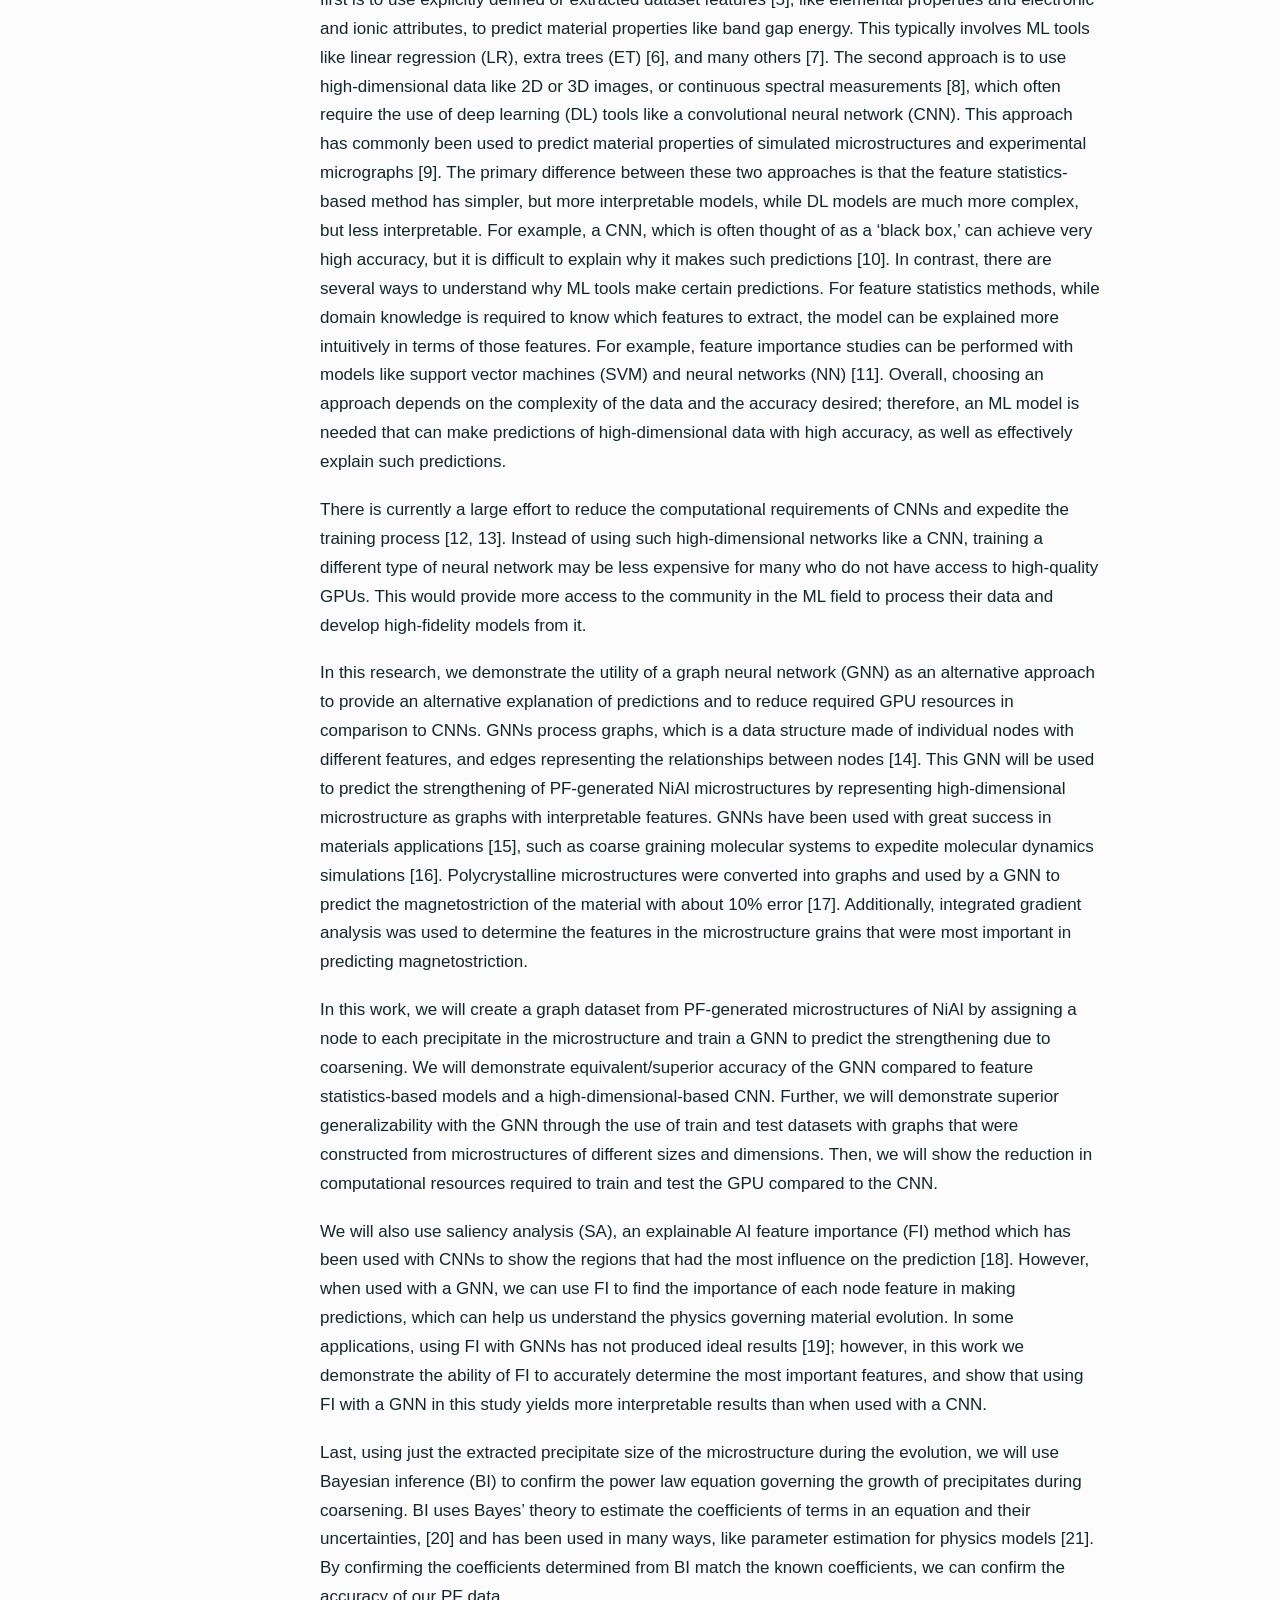
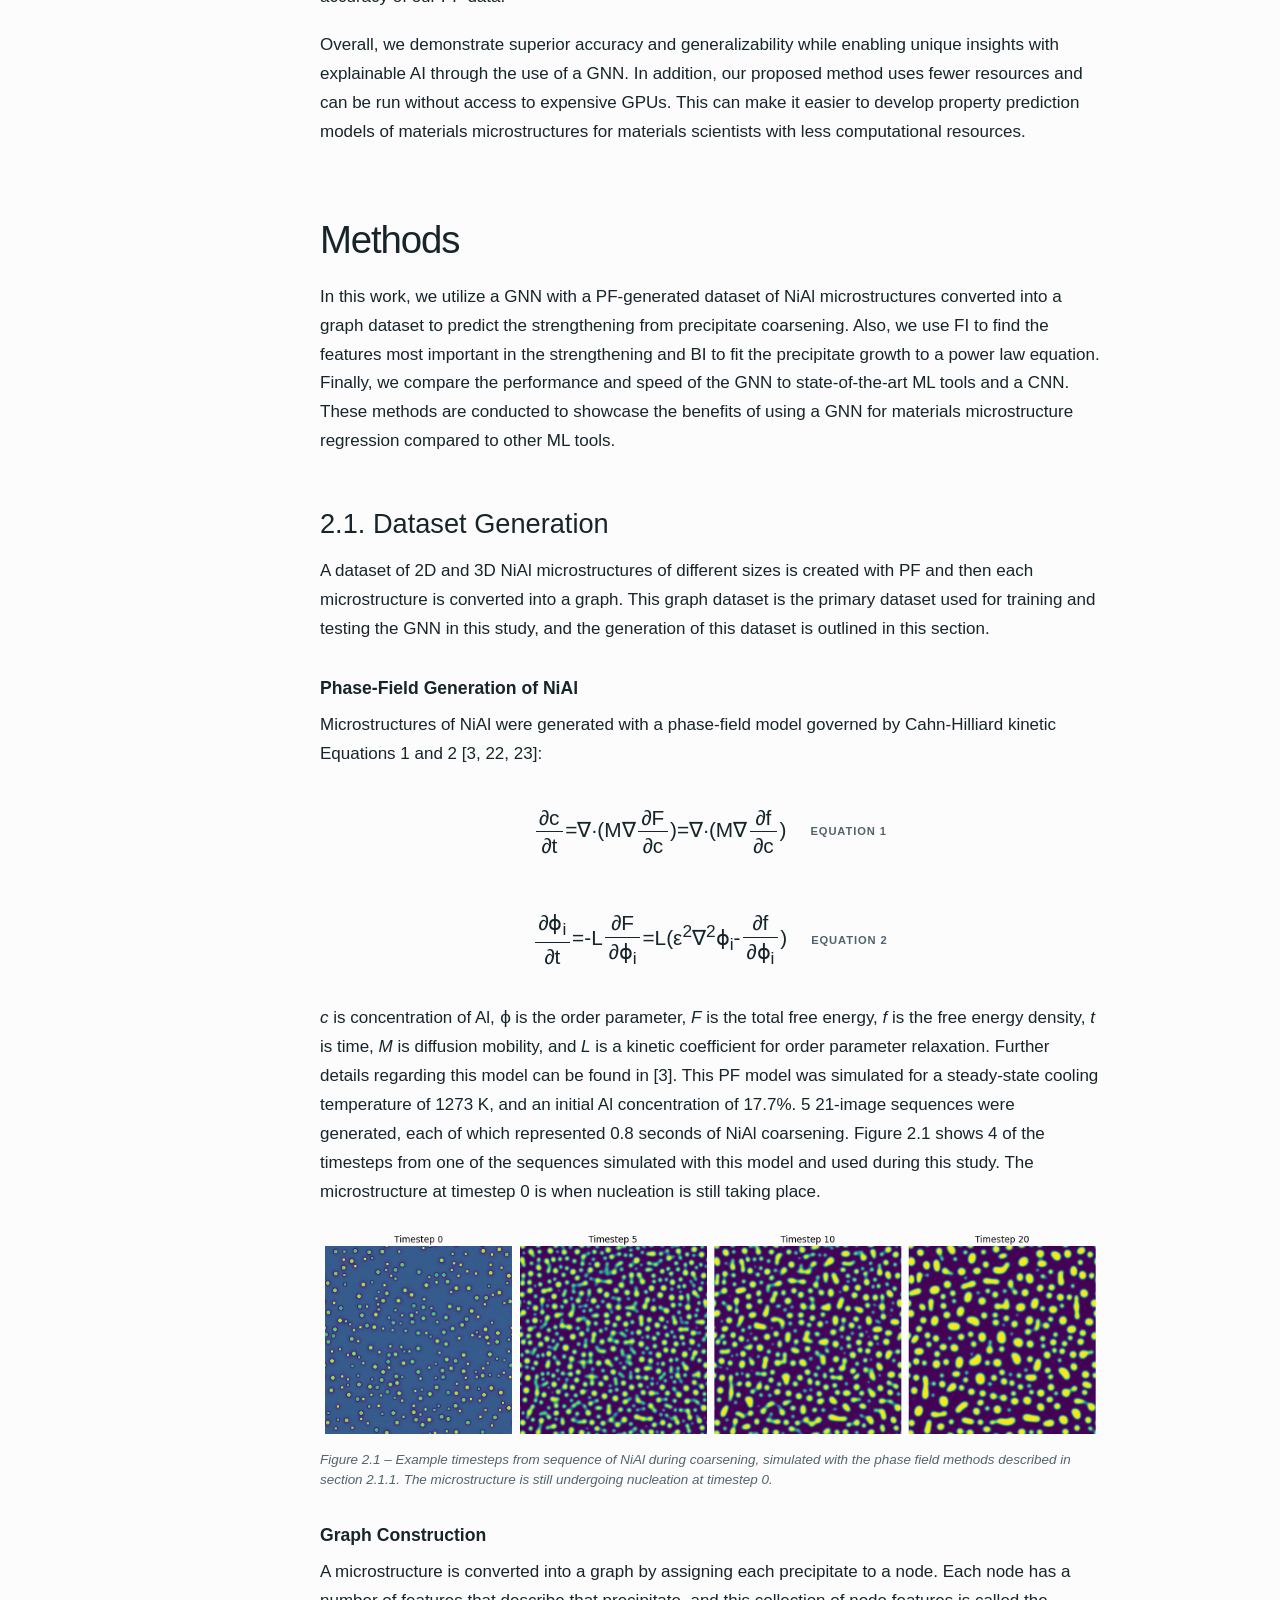
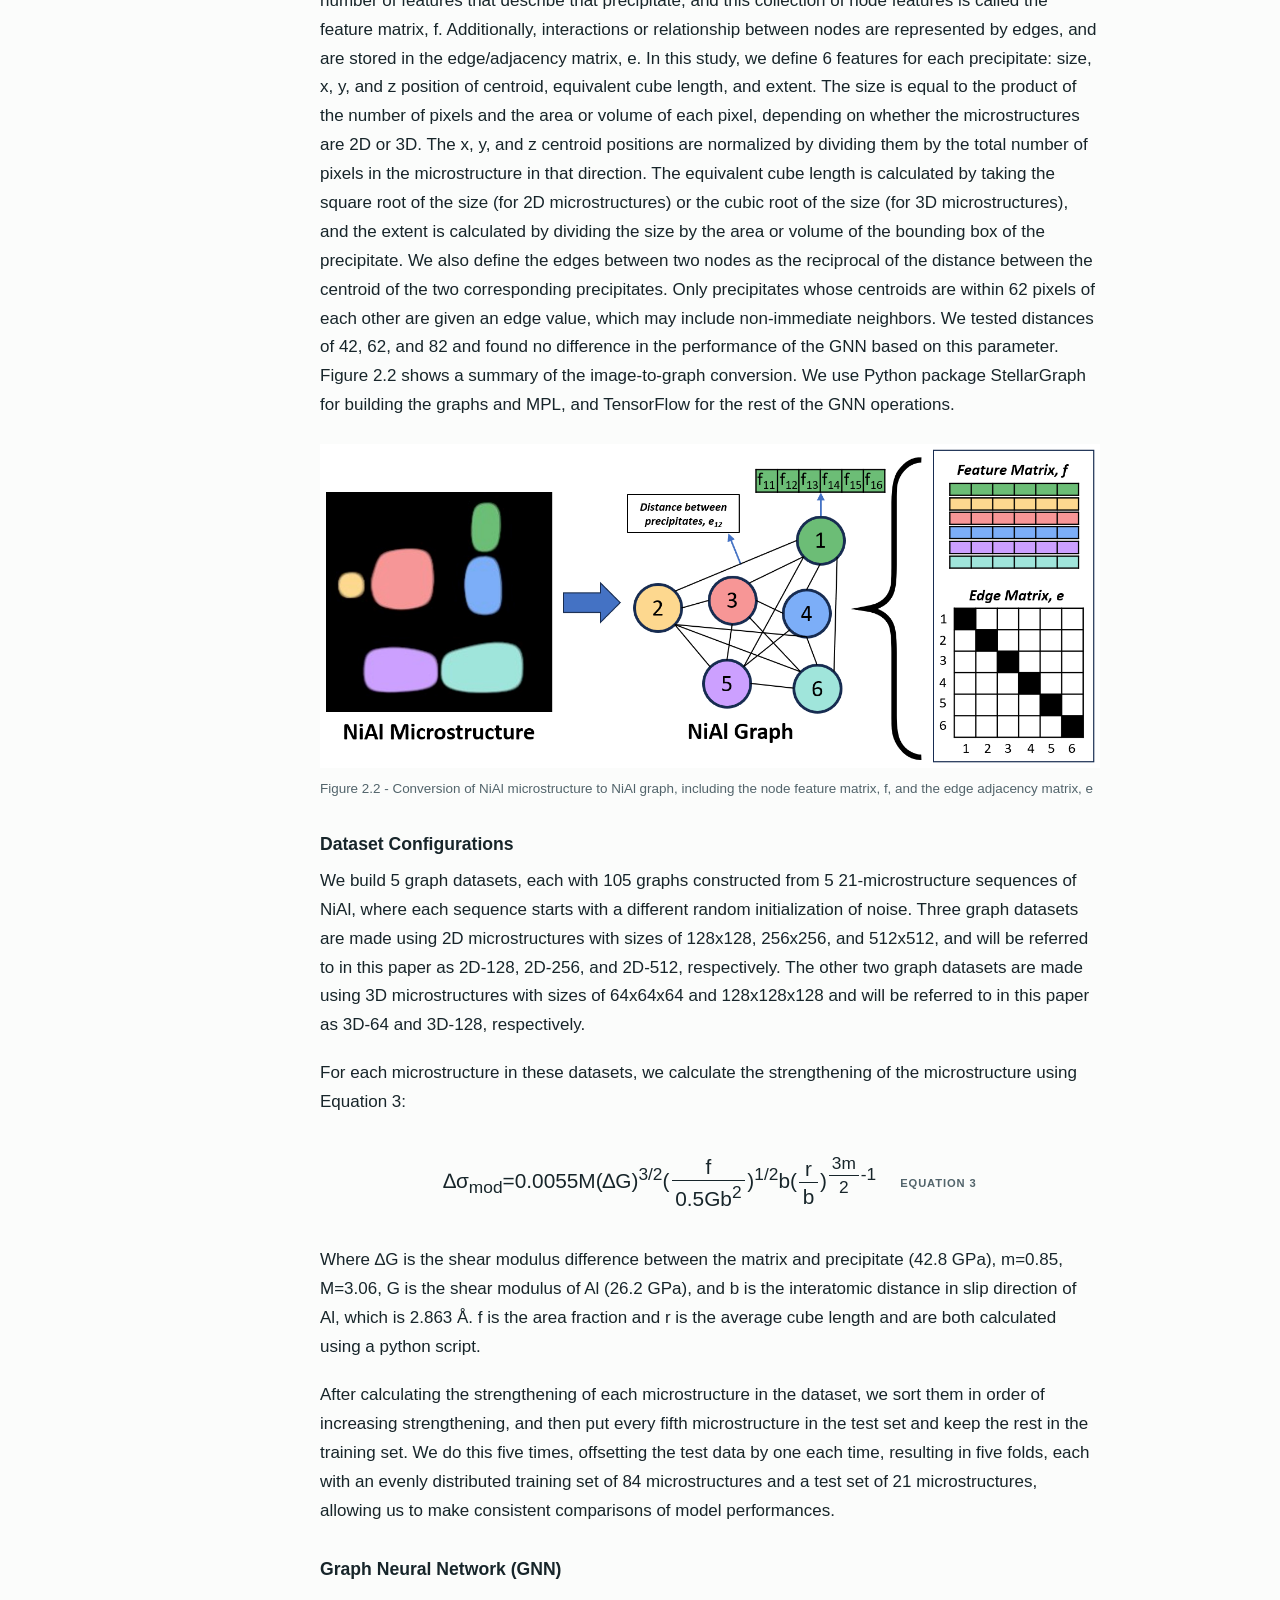
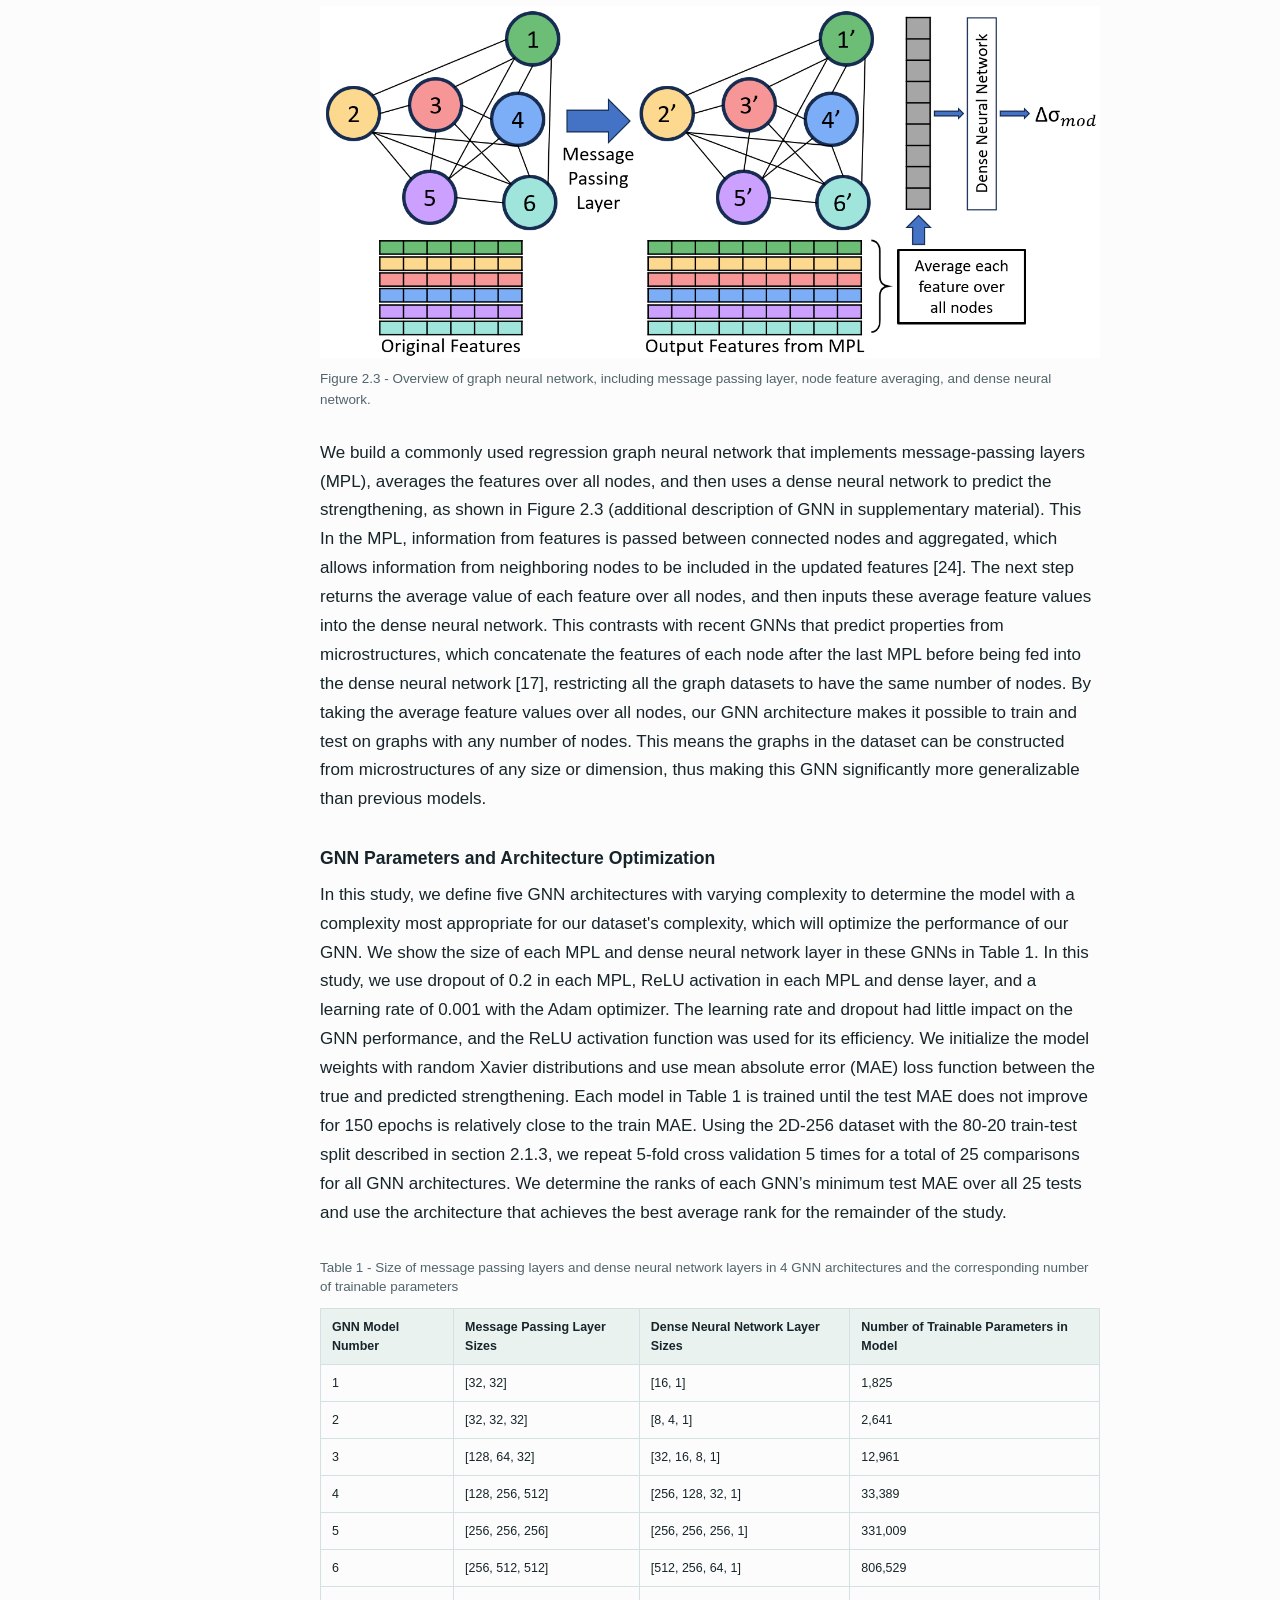
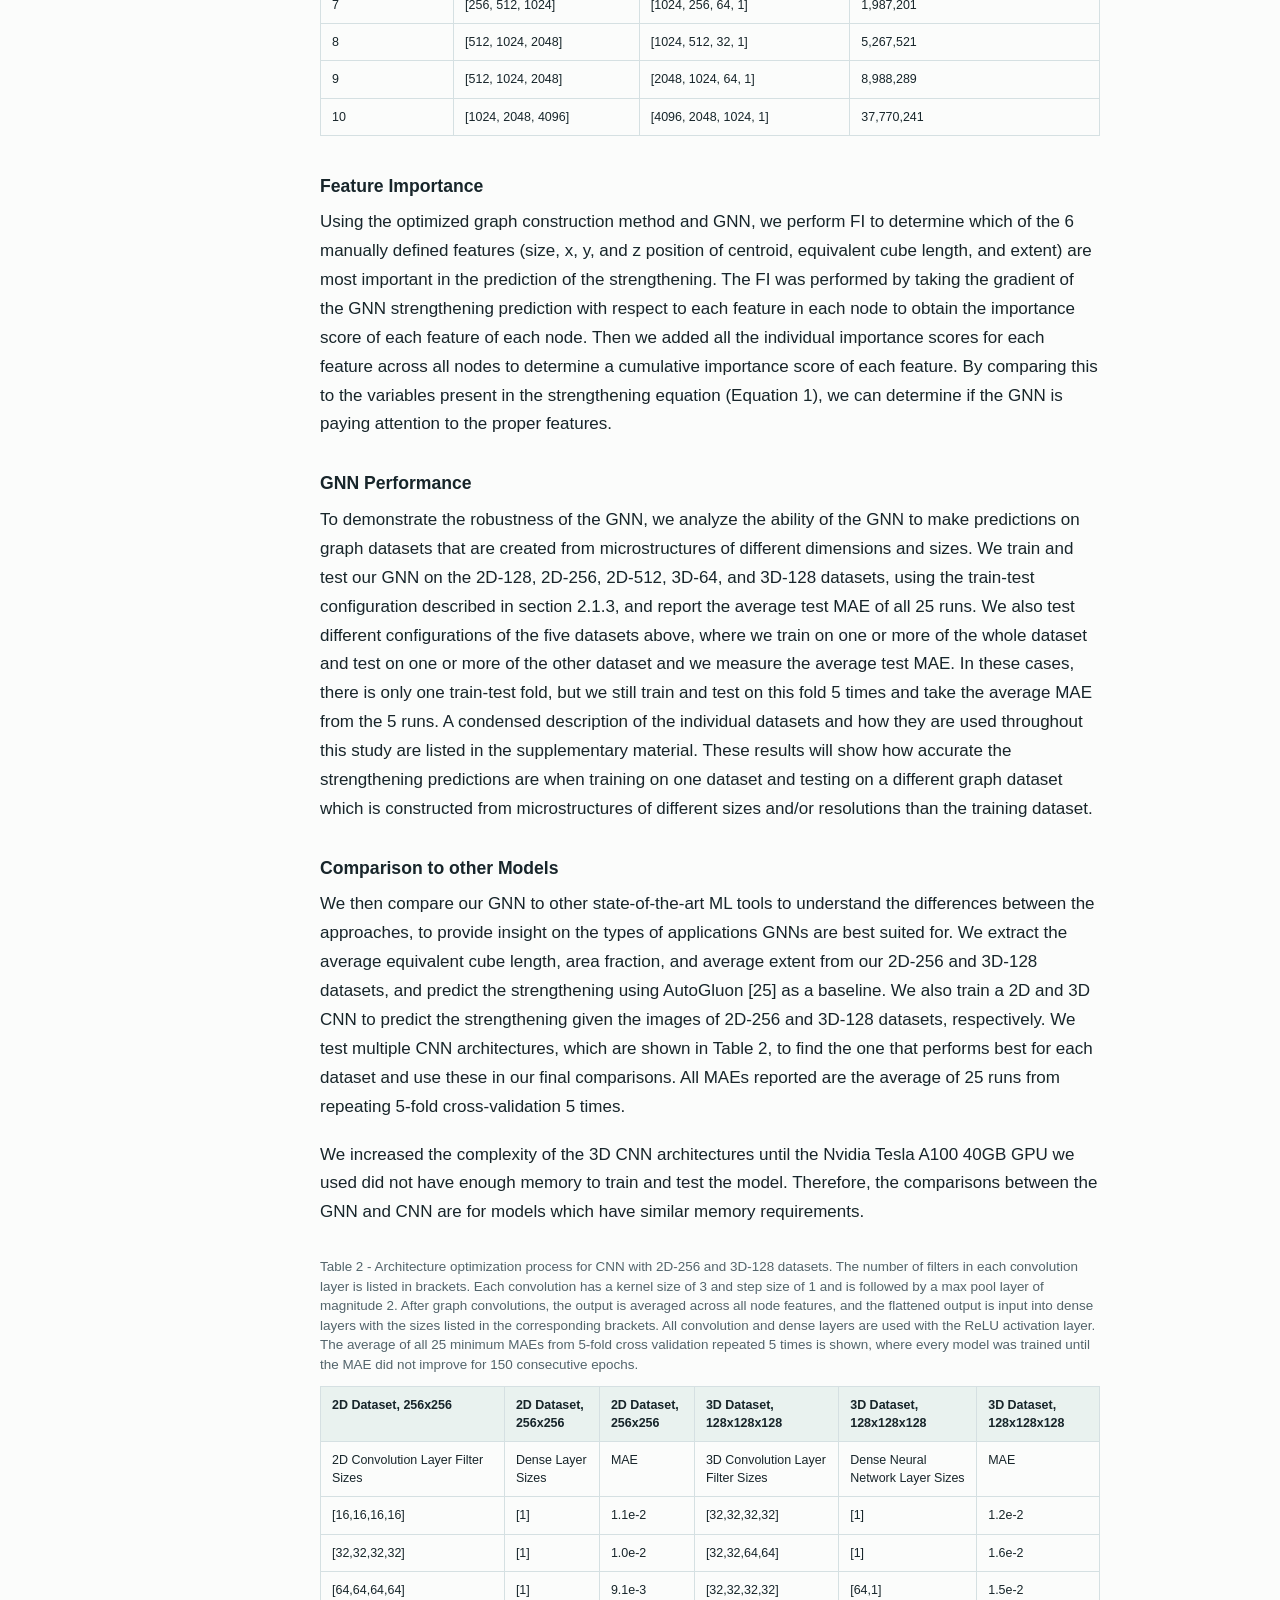
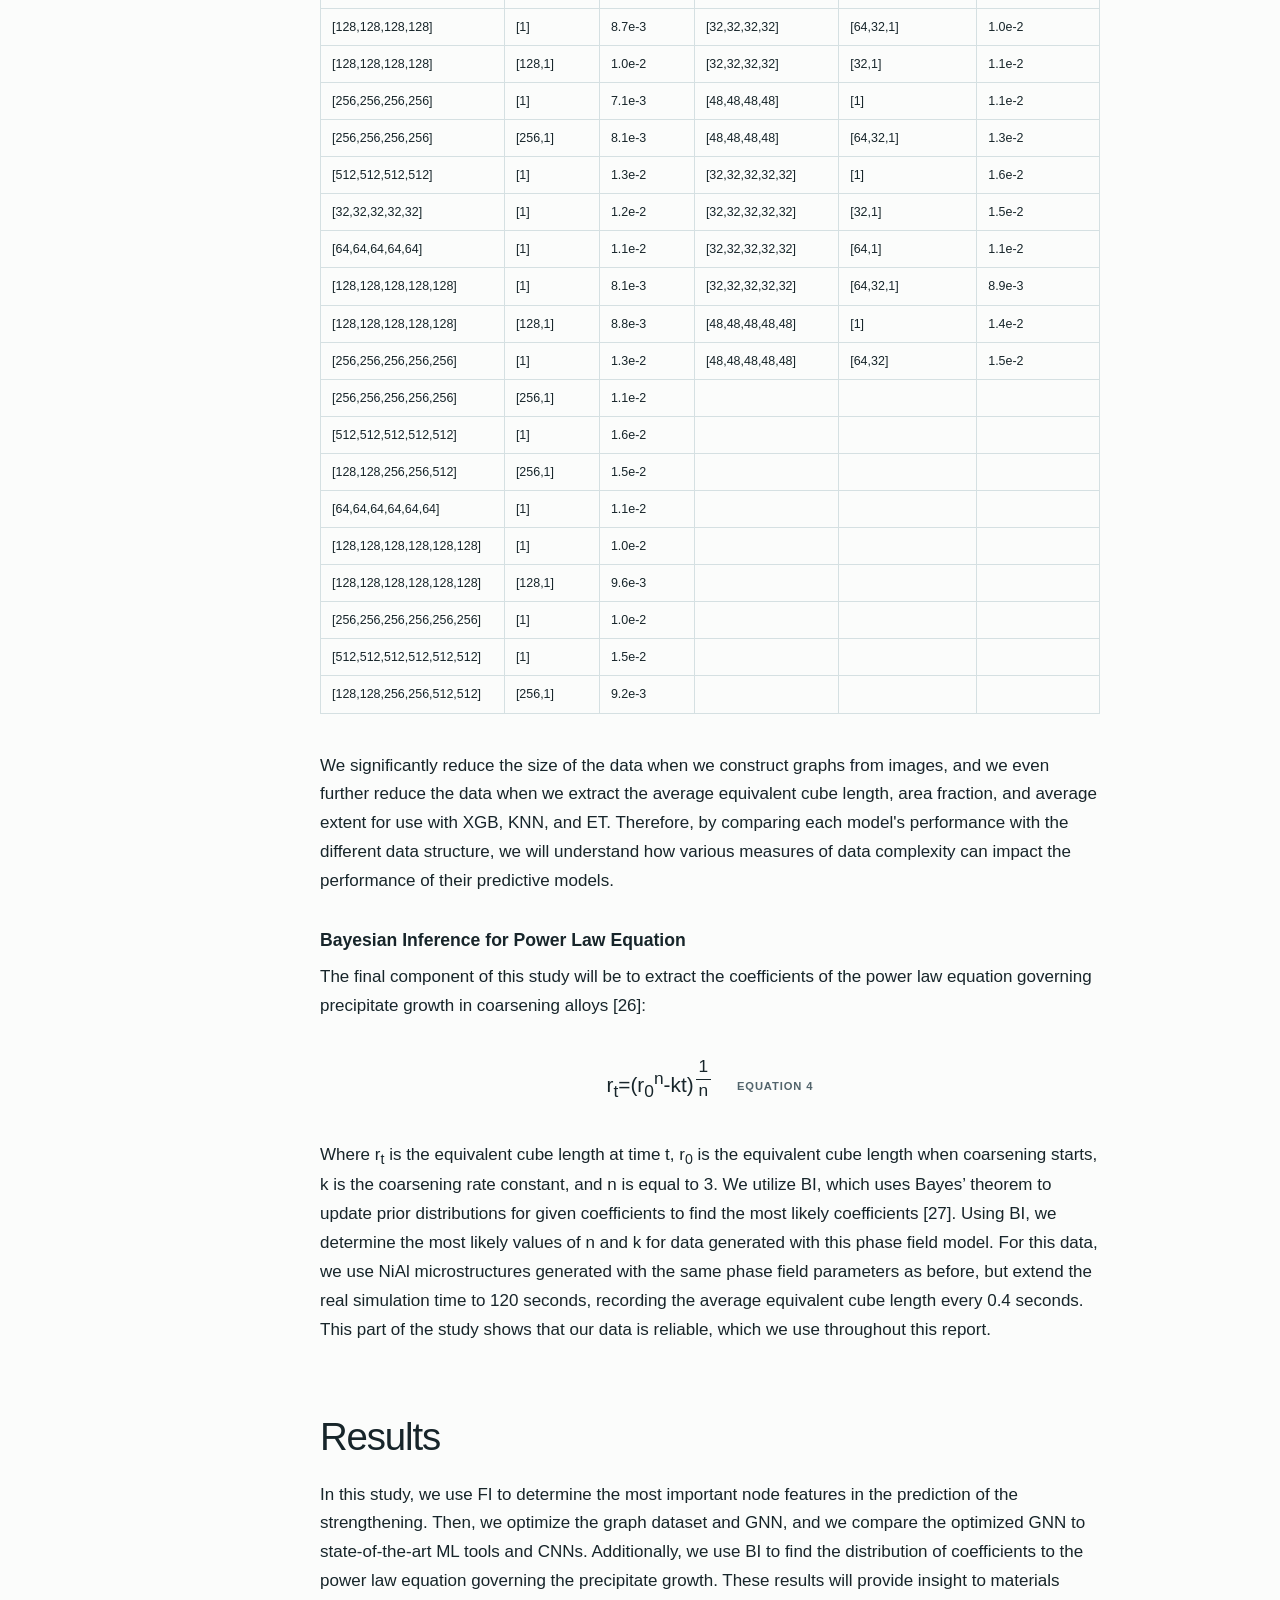
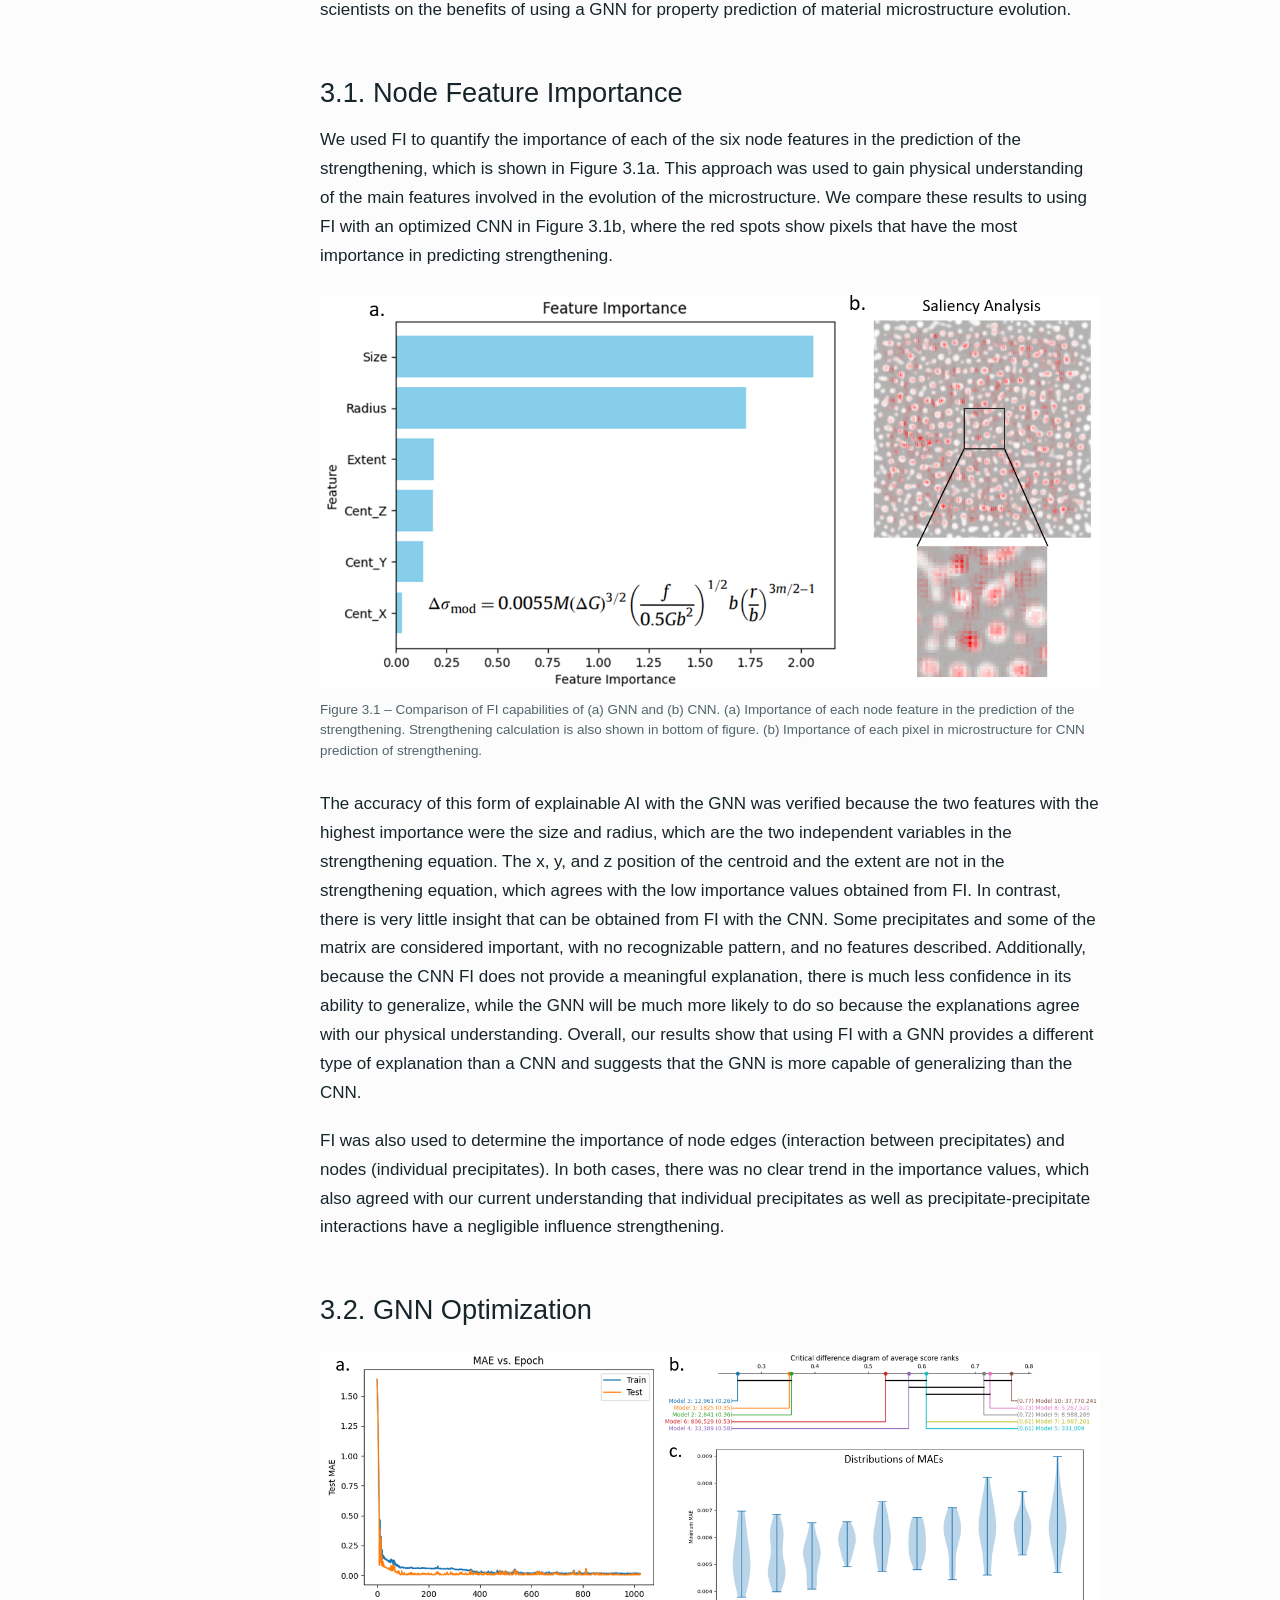
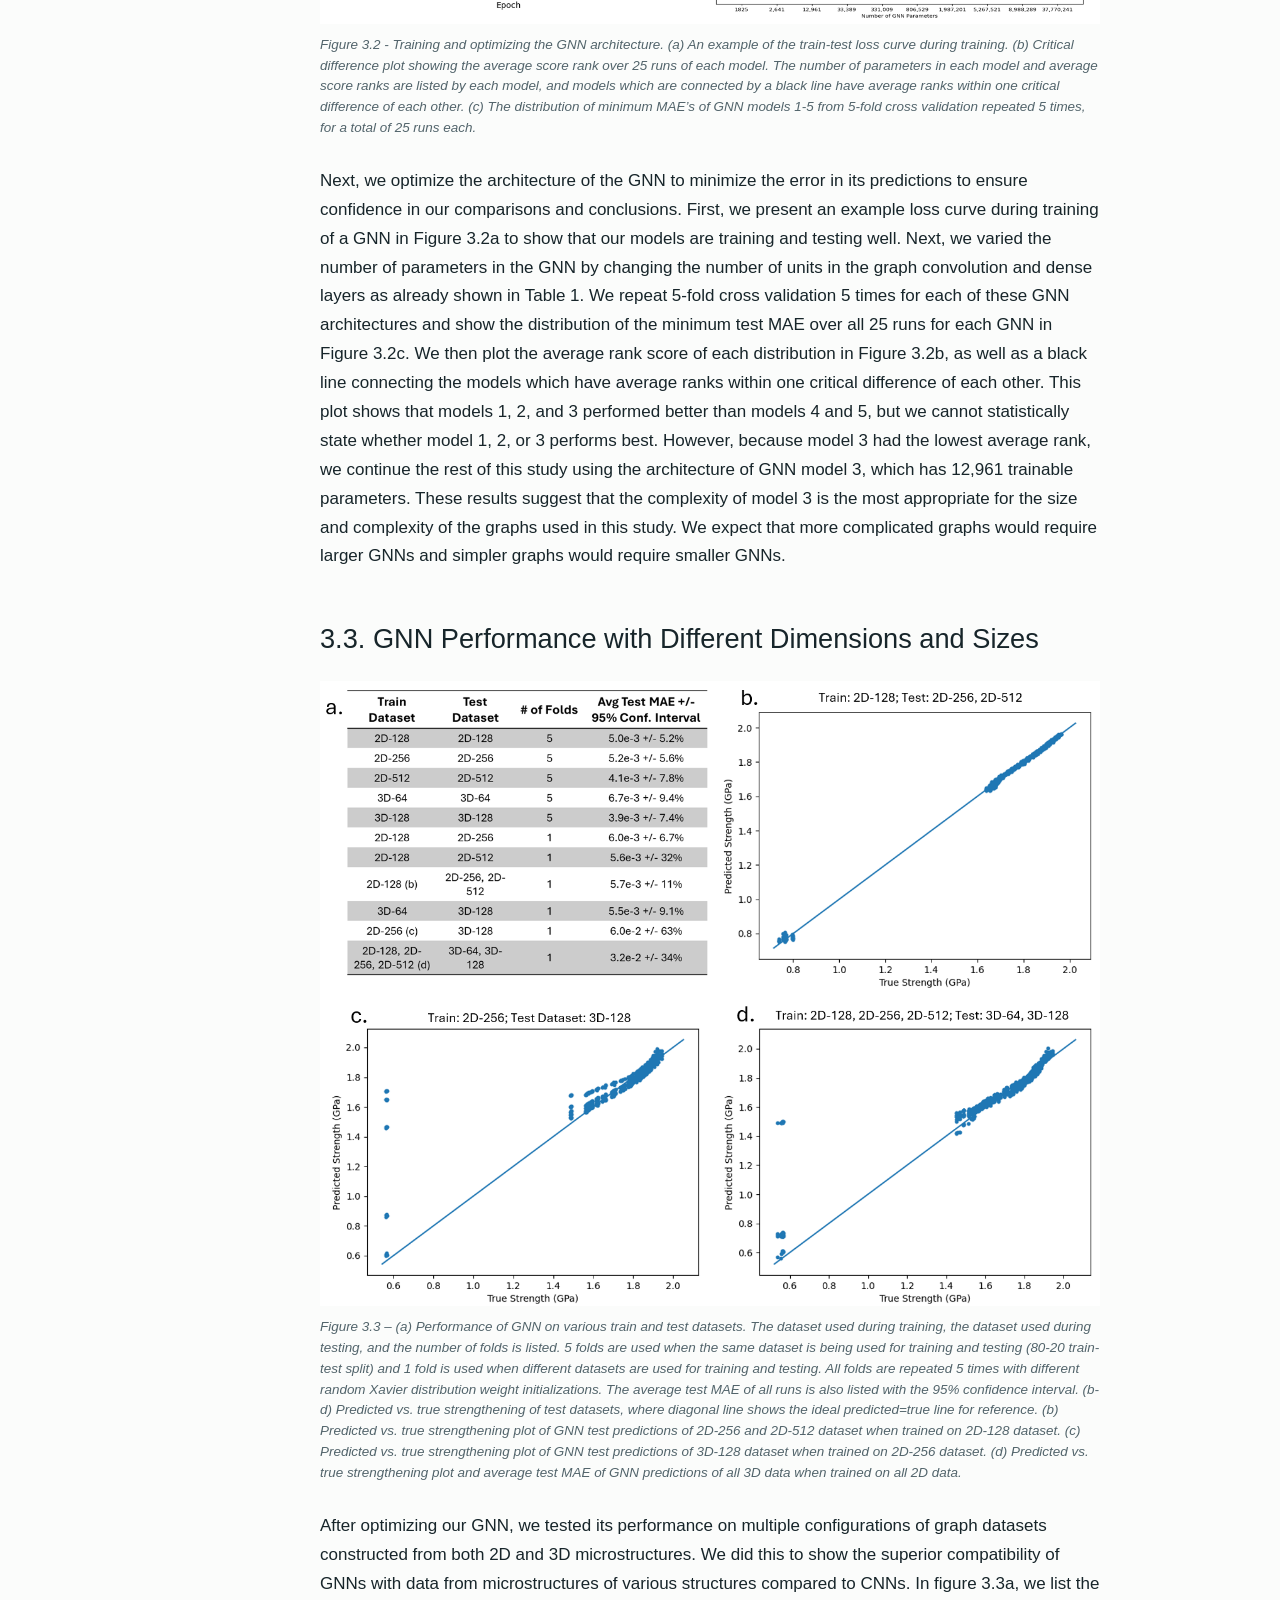
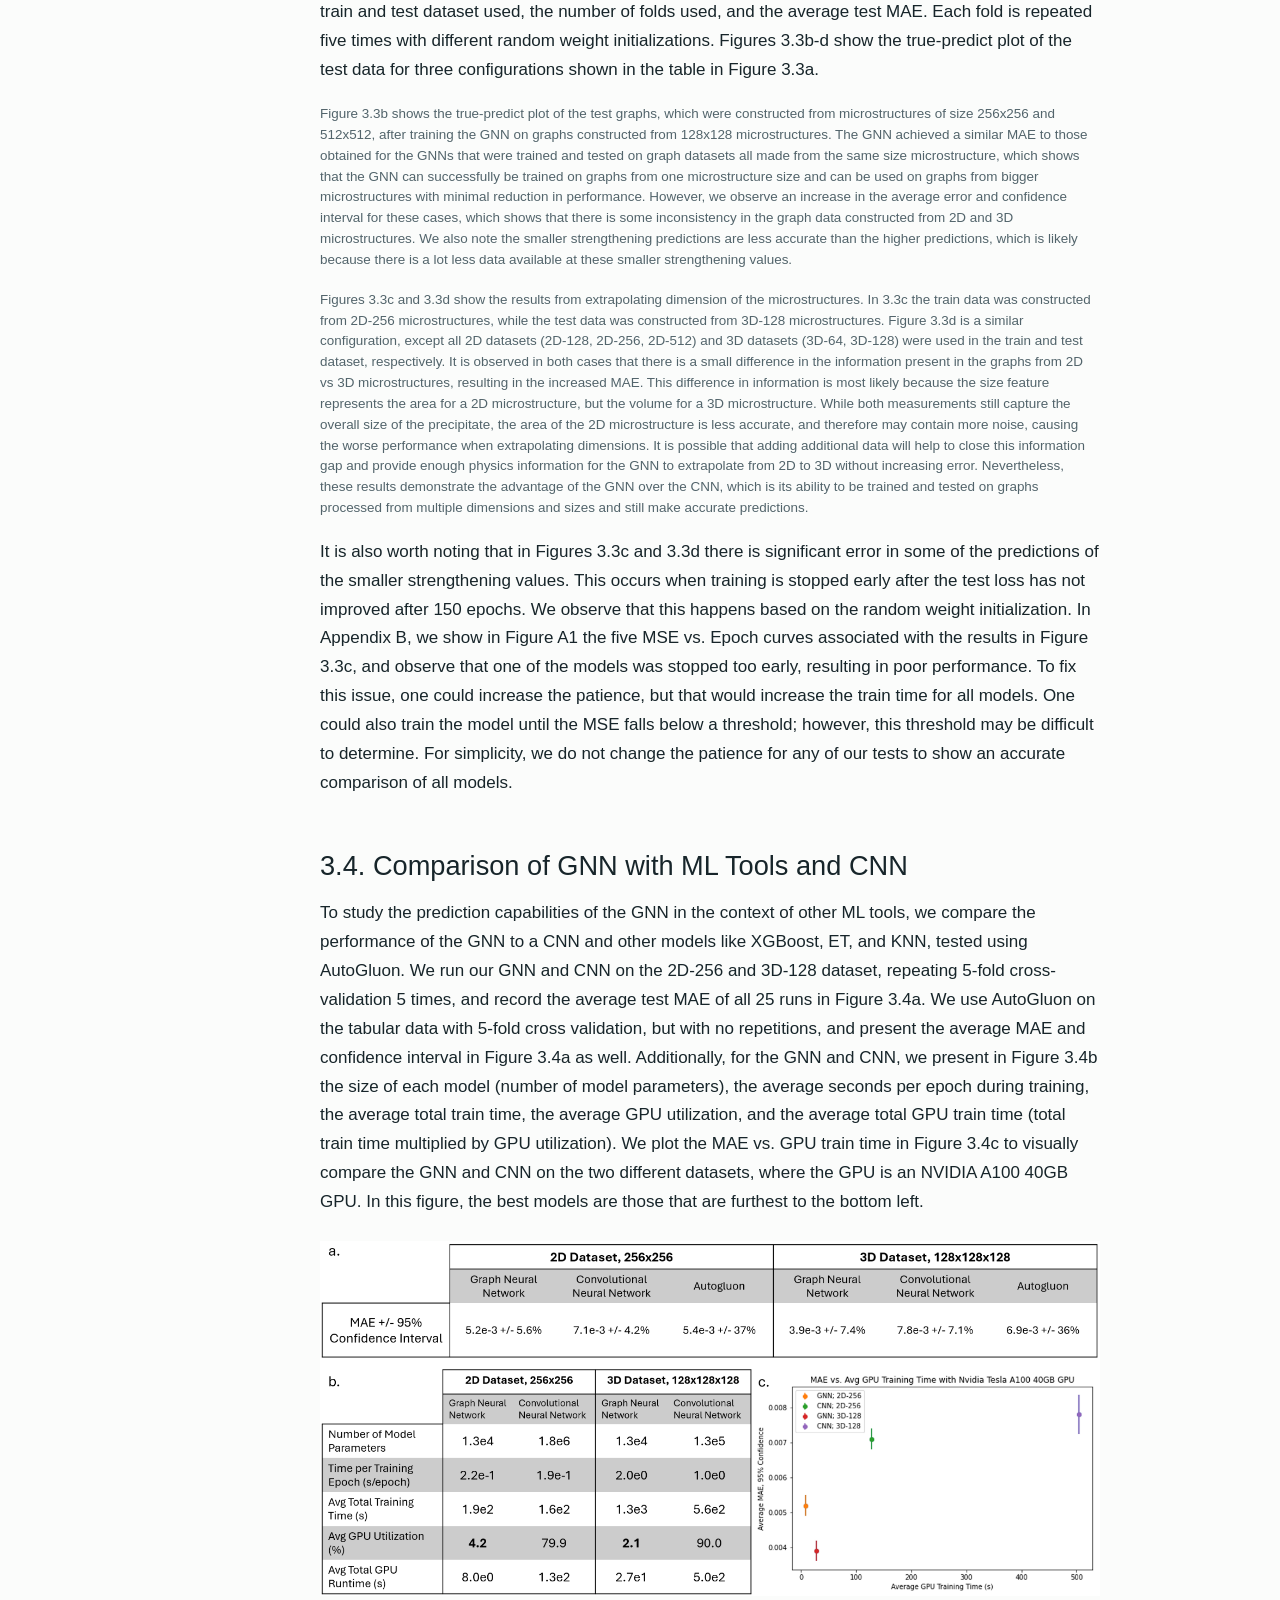
<file: gnn-paper.html>
<!doctype html>
<html lang="en">
<head>
  <meta charset="utf-8"><meta name="viewport" content="width=device-width,initial-scale=1">
  <meta name="description" content="Full research manuscript on graph neural networks, Ni–Al microstructures, and explainable artificial intelligence by Benjamin Rhoads and collaborators.">
  <title>Structure–Property Linkage in Alloys | Benjamin Rhoads</title>
  <link rel="stylesheet" href="style.css?v=20260922-figure-spacing">
</head>
<body>
  <a class="skip-link" href="#main">Skip to content</a>
  <header class="site-header"><div class="wrap header-inner"><a class="brand" href="index.html">Benjamin Rhoads</a><nav aria-label="Main navigation"><a href="index.html">Home</a><a href="publications.html">Publications</a><a href="projects.html">Projects</a></nav></div></header>
  <main id="main" class="wrap paper-layout">
    <aside class="paper-sidebar" aria-label="Article navigation"><p class="eyebrow">On this page</p><a href="#abstract">Abstract</a><a href="#introduction">Introduction</a><a href="#methods">Methods</a><a href="#results">Results</a><a href="#discussion">Discussion</a><a href="#conclusion">Conclusion</a><a href="#supplemental">Supplemental</a><a href="#references">References</a></aside>
    <article class="paper">
      <div class="paper-top"><p class="eyebrow">Publication · Materials · 2025</p><h1>Structure–Property Linkage in Alloys Using Graph Neural Network and Explainable Artificial Intelligence</h1><p class="authors">Benjamin Rhoads · Abigail Hogue · Lars Kotthoff · Samrat Choudhury</p><p class="journal"><em>Materials</em> 18(16), 3778 · DOI: 10.3390/ma18163778</p><div class="actions"><a class="button" href="https://doi.org/10.3390/ma18163778" target="_blank" rel="noopener noreferrer">Read published article ↗</a></div></div>
      <section class="abstract"><h2 id="abstract">Abstract</h2><p>Deep learning-based machine learning tools have recently shown significant potential to accelerate the prediction of microstructure evolution. While deep neural networks like convolution neural networks (CNN) can extract information from 3-D microstructure images, they often require a large network architecture and substantial training time. In this research, we trained a graph neural network (GNN) with phase-field generated microstructures of Ni-Al alloys to predict the evolution of mechanical properties. We found that a single GNN is capable of accurately predicting the strengthening of NiAl graphs from microstructures of varying sizes and dimensions, which cannot otherwise be done with a CNN. Additionally, GNN requires significantly less GPU utilization than CNN and offers more interpretable explanation of predictions using saliency analysis by manually defining features in the graph. Overall, our work demonstrates the ability of the GNN to accurately and efficiently extract relevant information from materials microstructures without having restrictions on data resolution or dimension and offers an interpretable explanation.</p></section>
<h2 id="introduction">Introduction</h2>
<p>The evolution of microstructures provides valuable information about the processing-microstructure-properties (PMP) relationship of common processes in materials science like casting, grain growth, and crystal growth [1]. A common phenomenon during microstructure evolution, known as precipitate coarsening, significantly affects the strength of a material, and can be modeled using thermodynamics and kinetics principles in a phase-field (PF) model [2]. PF simulations can solve for the microstructure of alloys like NiAl [3] by solving computationally expensive differential equations, from which the coarsening can be observed and used to calculate the change in strength. While equations can be used to solve for the precipitate strengthening [4], machine learning (ML) tools can also be used to predict the strengthening of the microstructure, demonstrating their ability to process materials data accurately and rapidly.</p>
<p>There are two common approaches to predicting material properties with artificial intelligence (AI); the first is to use explicitly defined or extracted dataset features [5], like elemental properties and electronic and ionic attributes, to predict material properties like band gap energy. This typically involves ML tools like linear regression (LR), extra trees (ET) [6], and many others [7]. The second approach is to use high-dimensional data like 2D or 3D images, or continuous spectral measurements [8], which often require the use of deep learning (DL) tools like a convolutional neural network (CNN). This approach has commonly been used to predict material properties of simulated microstructures and experimental micrographs [9]. The primary difference between these two approaches is that the feature statistics-based method has simpler, but more interpretable models, while DL models are much more complex, but less interpretable. For example, a CNN, which is often thought of as a ‘black box,’ can achieve very high accuracy, but it is difficult to explain why it makes such predictions [10]. In contrast, there are several ways to understand why ML tools make certain predictions. For feature statistics methods, while domain knowledge is required to know which features to extract, the model can be explained more intuitively in terms of those features. For example, feature importance studies can be performed with models like support vector machines (SVM) and neural networks (NN) [11]. Overall, choosing an approach depends on the complexity of the data and the accuracy desired; therefore, an ML model is needed that can make predictions of high-dimensional data with high accuracy, as well as effectively explain such predictions.</p>
<p>There is currently a large effort to reduce the computational requirements of CNNs and expedite the training process [12, 13]. Instead of using such high-dimensional networks like a CNN, training a different type of neural network may be less expensive for many who do not have access to high-quality GPUs. This would provide more access to the community in the ML field to process their data and develop high-fidelity models from it.</p>
<p>In this research, we demonstrate the utility of a graph neural network (GNN) as an alternative approach to provide an alternative explanation of predictions and to reduce required GPU resources in comparison to CNNs. GNNs process graphs, which is a data structure made of individual nodes with different features, and edges representing the relationships between nodes [14]. This GNN will be used to predict the strengthening of PF-generated NiAl microstructures by representing high-dimensional microstructure as graphs with interpretable features. GNNs have been used with great success in materials applications [15], such as coarse graining molecular systems to expedite molecular dynamics simulations [16]. Polycrystalline microstructures were converted into graphs and used by a GNN to predict the magnetostriction of the material with about 10% error [17]. Additionally, integrated gradient analysis was used to determine the features in the microstructure grains that were most important in predicting magnetostriction.</p>
<p>In this work, we will create a graph dataset from PF-generated microstructures of NiAl by assigning a node to each precipitate in the microstructure and train a GNN to predict the strengthening due to coarsening. We will demonstrate equivalent/superior accuracy of the GNN compared to feature statistics-based models and a high-dimensional-based CNN. Further, we will demonstrate superior generalizability with the GNN through the use of train and test datasets with graphs that were constructed from microstructures of different sizes and dimensions. Then, we will show the reduction in computational resources required to train and test the GPU compared to the CNN.</p>
<p>We will also use saliency analysis (SA), an explainable AI feature importance (FI) method which has been used with CNNs to show the regions that had the most influence on the prediction [18]. However, when used with a GNN, we can use FI to find the importance of each node feature in making predictions, which can help us understand the physics governing material evolution. In some applications, using FI with GNNs has not produced ideal results [19]; however, in this work we demonstrate the ability of FI to accurately determine the most important features, and show that using FI with a GNN in this study yields more interpretable results than when used with a CNN.</p>
<p>Last, using just the extracted precipitate size of the microstructure during the evolution, we will use Bayesian inference (BI) to confirm the power law equation governing the growth of precipitates during coarsening. BI uses Bayes’ theory to estimate the coefficients of terms in an equation and their uncertainties, [20] and has been used in many ways, like parameter estimation for physics models [21]. By confirming the coefficients determined from BI match the known coefficients, we can confirm the accuracy of our PF data.</p>
<p>Overall, we demonstrate superior accuracy and generalizability while enabling unique insights with explainable AI through the use of a GNN. In addition, our proposed method uses fewer resources and can be run without access to expensive GPUs. This can make it easier to develop property prediction models of materials microstructures for materials scientists with less computational resources.</p>
<h2 id="methods">Methods</h2>
<p>In this work, we utilize a GNN with a PF-generated dataset of NiAl microstructures converted into a graph dataset to predict the strengthening from precipitate coarsening. Also, we use FI to find the features most important in the strengthening and BI to fit the precipitate growth to a power law equation. Finally, we compare the performance and speed of the GNN to state-of-the-art ML tools and a CNN. These methods are conducted to showcase the benefits of using a GNN for materials microstructure regression compared to other ML tools.</p>
<h3 id="2-1-dataset-generation">2.1. Dataset Generation</h3>
<p>A dataset of 2D and 3D NiAl microstructures of different sizes is created with PF and then each microstructure is converted into a graph. This graph dataset is the primary dataset used for training and testing the GNN in this study, and the generation of this dataset is outlined in this section.</p>
<h4 id="phase-field-generation-of-nial">Phase-Field Generation of NiAl</h4>
<p>Microstructures of NiAl were generated with a phase-field model governed by Cahn-Hilliard kinetic Equations 1 and 2 [3, 22, 23]:</p>
<div class="equation"><span class="math"><span class="fraction"><span>∂c</span><span>∂t</span></span>=∇∙(M∇<span class="fraction"><span>∂F</span><span>∂c</span></span>)=∇∙(M∇<span class="fraction"><span>∂f</span><span>∂c</span></span>)<span class="equation-number">Equation 1</span></span></div>
<div class="equation"><span class="math"><span class="fraction"><span>∂ϕ<sub>i</sub></span><span>∂t</span></span>=-L<span class="fraction"><span>∂F</span><span>∂ϕ<sub>i</sub></span></span>=L(ε<sup>2</sup>∇<sup>2</sup>ϕ<sub>i</sub>-<span class="fraction"><span>∂f</span><span>∂ϕ<sub>i</sub></span></span>)<span class="equation-number">Equation 2</span></span></div>
<p><em>c</em><em> </em>is concentration of Al,<em> </em><span class="math">ϕ</span><em> </em>is the order parameter, <em>F</em> is the total free energy, <em>f</em> is the free energy density,<em> </em><em>t</em> is time, <em>M</em> is diffusion mobility, and <em>L</em> is a kinetic coefficient for order parameter relaxation. Further details regarding this model can be found in [3]. This PF model was simulated for a steady-state cooling temperature of 1273 K, and an initial Al concentration of 17.7%. 5 21-image sequences were generated, each of which represented 0.8 seconds of NiAl coarsening. Figure 2.1 shows 4 of the timesteps from one of the sequences simulated with this model and used during this study. The microstructure at timestep 0 is when nucleation is still taking place.</p>
<figure id="figure-2-1"><img src="assets/gnn/image1.png" alt="Research figure from the manuscript" loading="lazy"><figcaption><em>Figure </em><em>2.</em><em></em><em></em><em></em><em>1</em><em></em><em> </em><em>–</em><em> </em><em>Example timesteps from sequence of NiAl during coarsening, simulated with the phase field methods described in section 2.1.1. </em><em>The microstructure is still undergoing nucleation at timestep 0. </em></figcaption></figure>
<h4 id="graph-construction">Graph Construction</h4>
<p>A microstructure is converted into a graph by assigning each precipitate to a node. Each node has a number of features that describe that precipitate, and this collection of node features is called the feature matrix, <span class="math">f</span>. Additionally, interactions or relationship between nodes are represented by edges, and are stored in the edge/adjacency matrix, <span class="math">e</span>. In this study, we define 6 features for each precipitate: size, x, y, and z position of centroid, equivalent cube length, and extent. The size is equal to the product of the number of pixels and the area or volume of each pixel, depending on whether the microstructures are 2D or 3D. The x, y, and z centroid positions are normalized by dividing them by the total number of pixels in the microstructure in that direction. The equivalent cube length is calculated by taking the square root of the size (for 2D microstructures) or the cubic root of the size (for 3D microstructures), and the extent is calculated by dividing the size by the area or volume of the bounding box of the precipitate. We also define the edges between two nodes as the reciprocal of the distance between the centroid of the two corresponding precipitates. Only precipitates whose centroids are within 62 pixels of each other are given an edge value, which may include non-immediate neighbors. We tested distances of 42, 62, and 82 and found no difference in the performance of the GNN based on this parameter. Figure 2.2 shows a summary of the image-to-graph conversion. We use Python package StellarGraph for building the graphs and MPL, and TensorFlow for the rest of the GNN operations.</p>
<figure id="figure-2-2"><img src="assets/gnn/image2.png" alt="Figure 2.2 - Conversion of NiAl microstructure to NiAl graph, including the node feature matrix, f, and the edge adjacency matrix," loading="lazy"><figcaption>Figure 2.2 - Conversion of NiAl microstructure to NiAl graph, including the node feature matrix, f, and the edge adjacency matrix, e</figcaption></figure>
<h4 id="dataset-configurations">Dataset Configurations</h4>
<p>We build 5 graph datasets, each with 105 graphs constructed from 5 21-microstructure sequences of NiAl, where each sequence starts with a different random initialization of noise. Three graph datasets are made using 2D microstructures with sizes of 128x128, 256x256, and 512x512, and will be referred to in this paper as 2D-128, 2D-256, and 2D-512, respectively. The other two graph datasets are made using 3D microstructures with sizes of 64x64x64 and 128x128x128 and will be referred to in this paper as 3D-64 and 3D-128, respectively.</p>
<p>For each microstructure in these datasets, we calculate the strengthening of the microstructure using Equation 3:</p>
<div class="equation"><span class="math">∆σ<sub>mod</sub>=0.0055M(∆G)<sup>3/2</sup>(<span class="fraction"><span>f</span><span>0.5Gb<sup>2</sup></span></span>)<sup>1/2</sup>b(<span class="fraction"><span>r</span><span>b</span></span>)<sup><span class="fraction"><span>3m</span><span>2</span></span>-1</sup><span class="equation-number">Equation 3</span></span></div>
<p>Where <span class="math">∆G</span> is the shear modulus difference between the matrix and precipitate (42.8 GPa), <span class="math">m</span>=0.85, <span class="math">M</span>=3.06, <span class="math">G</span> is the shear modulus of Al (26.2 GPa), and <span class="math">b</span> is the interatomic distance in slip direction of Al, which is 2.863 Å. <span class="math">f</span> is the area fraction and <span class="math">r</span> is the average cube length and are both calculated using a python script.</p>
<p>After calculating the strengthening of each microstructure in the dataset, we sort them in order of increasing strengthening, and then put every fifth microstructure in the test set and keep the rest in the training set. We do this five times, offsetting the test data by one each time, resulting in five folds, each with an evenly distributed training set of 84 microstructures and a test set of 21 microstructures, allowing us to make consistent comparisons of model performances.</p>
<h4 id="graph-neural-network-gnn">Graph Neural Network (GNN)</h4>
<figure id="figure-2-3"><img src="assets/gnn/image3.png" alt="Graph neural network diagram from the paper" loading="lazy"><figcaption>Figure 2.3 - Overview of graph neural network, including message passing layer, node feature averaging, and dense neural network.</figcaption></figure>
<p>We build a commonly used regression graph neural network that implements message-passing layers (MPL), averages the features over all nodes, and then uses a dense neural network to predict the strengthening, as shown in Figure 2.3 (additional description of GNN in supplementary material). This  In the MPL, information from features is passed between connected nodes and aggregated, which allows information from neighboring nodes to be included in the updated features [24]. The next step returns the average value of each feature over all nodes, and then inputs these average feature values into the dense neural network. This contrasts with recent GNNs that predict properties from microstructures, which concatenate the features of each node after the last MPL before being fed into the dense neural network [17], restricting all the graph datasets to have the same number of nodes. By taking the average feature values over all nodes, our GNN architecture makes it possible to train and test on graphs with any number of nodes. This means the graphs in the dataset can be constructed from microstructures of any size or dimension, thus making this GNN significantly more generalizable than previous models.</p>
<h4 id="gnn-parameters-and-architecture-optimization">GNN Parameters and Architecture Optimization</h4>
<p>In this study, we define five GNN architectures with varying complexity to determine the model with a complexity most appropriate for our dataset&#x27;s complexity, which will optimize the performance of our GNN. We show the size of each MPL and dense neural network layer in these GNNs in Table 1. In this study, we use dropout of 0.2 in each MPL, ReLU activation in each MPL and dense layer, and a learning rate of 0.001 with the Adam optimizer. The learning rate and dropout had little impact on the GNN performance, and the ReLU activation function was used for its efficiency. We initialize the model weights with random Xavier distributions and use mean absolute error (MAE) loss function between the true and predicted strengthening. Each model in Table 1 is trained until the test MAE does not improve for 150 epochs is relatively close to the train MAE. Using the 2D-256 dataset with the 80-20 train-test split described in section 2.1.3, we repeat 5-fold cross validation 5 times for a total of 25 comparisons for all GNN architectures. We determine the ranks of each GNN’s minimum test MAE over all 25 tests and use the architecture that achieves the best average rank for the remainder of the study.</p>
<div class="table-scroll"><table><caption>Table 1 - Size of message passing layers and dense neural network layers in 4 GNN architectures and the corresponding number of trainable parameters</caption><tbody><tr><th>GNN Model Number</th><th>Message Passing Layer Sizes</th><th>Dense Neural Network Layer Sizes</th><th>Number of Trainable Parameters in Model</th></tr><tr><td>1</td><td>[32, 32]</td><td>[16, 1]</td><td>1,825</td></tr><tr><td>2</td><td>[32, 32, 32]</td><td>[8, 4, 1]</td><td>2,641</td></tr><tr><td>3</td><td>[128, 64, 32]</td><td>[32, 16, 8, 1]</td><td>12,961</td></tr><tr><td>4</td><td>[128, 256, 512]</td><td>[256, 128, 32, 1]</td><td>33,389</td></tr><tr><td>5</td><td>[256, 256, 256]</td><td>[256, 256, 256, 1]</td><td>331,009</td></tr><tr><td>6</td><td>[256, 512, 512]</td><td>[512, 256, 64, 1]</td><td>806,529</td></tr><tr><td>7</td><td>[256, 512, 1024]</td><td>[1024, 256, 64, 1]</td><td>1,987,201</td></tr><tr><td>8</td><td>[512, 1024, 2048]</td><td>[1024, 512, 32, 1]</td><td>5,267,521</td></tr><tr><td>9</td><td>[512, 1024, 2048]</td><td>[2048, 1024, 64, 1]</td><td>8,988,289</td></tr><tr><td>10</td><td>[1024, 2048, 4096]</td><td>[4096, 2048, 1024, 1]</td><td>37,770,241</td></tr></tbody></table></div>
<h4 id="feature-importance">Feature Importance</h4>
<p>Using the optimized graph construction method and GNN, we perform FI to determine which of the 6 manually defined features (size, x, y, and z position of centroid, equivalent cube length, and extent) are most important in the prediction of the strengthening. The FI was performed by taking the gradient of the GNN strengthening prediction with respect to each feature in each node to obtain the importance score of each feature of each node. Then we added all the individual importance scores for each feature across all nodes to determine a cumulative importance score of each feature. By comparing this to the variables present in the strengthening equation (Equation 1), we can determine if the GNN is paying attention to the proper features.</p>
<h4 id="gnn-performance">GNN Performance</h4>
<p>To demonstrate the robustness of the GNN, we analyze the ability of the GNN to make predictions on graph datasets that are created from microstructures of different dimensions and sizes. We train and test our GNN on the 2D-128, 2D-256, 2D-512, 3D-64, and 3D-128 datasets, using the train-test configuration described in section 2.1.3, and report the average test MAE of all 25 runs. We also test different configurations of the five datasets above, where we train on one or more of the whole dataset and test on one or more of the other dataset and we measure the average test MAE. In these cases, there is only one train-test fold, but we still train and test on this fold 5 times and take the average MAE from the 5 runs. A condensed description of the individual datasets and how they are used throughout this study are listed in the supplementary material. These results will show how accurate the strengthening predictions are when training on one dataset and testing on a different graph dataset which is constructed from microstructures of different sizes and/or resolutions than the training dataset.</p>
<h4 id="comparison-to-other-models">Comparison to other Models</h4>
<p>We then compare our GNN to other state-of-the-art ML tools to understand the differences between the approaches, to provide insight on the types of applications GNNs are best suited for. We extract the average equivalent cube length, area fraction, and average extent from our 2D-256 and 3D-128 datasets, and predict the strengthening using AutoGluon [25] as a baseline. We also train a 2D and 3D CNN to predict the strengthening given the images of 2D-256 and 3D-128 datasets, respectively. We test multiple CNN architectures, which are shown in Table 2, to find the one that performs best for each dataset and use these in our final comparisons. All MAEs reported are the average of 25 runs from repeating 5-fold cross-validation 5 times.</p>
<p>We increased the complexity of the 3D CNN architectures until the Nvidia Tesla A100 40GB GPU we used did not have enough memory to train and test the model. Therefore, the comparisons between the GNN and CNN are for models which have similar memory requirements.</p>
<div class="table-scroll"><table><caption>Table 2 - Architecture optimization process for CNN with 2D-256 and 3D-128 datasets. The number of filters in each convolution layer is listed in brackets. Each convolution has a kernel size of 3 and step size of 1 and is followed by a max pool layer of magnitude 2. After graph convolutions, the output is averaged across all node features, and the flattened output is input into dense layers with the sizes listed in the corresponding brackets. All convolution and dense layers are used with the ReLU activation layer. The average of all 25 minimum MAEs  from 5-fold cross validation repeated 5 times is shown, where every model was trained until the MAE did not improve for 150 consecutive epochs.</caption><tbody><tr><th>2D Dataset, 256x256</th><th>2D Dataset, 256x256</th><th>2D Dataset, 256x256</th><th>3D Dataset, 128x128x128</th><th>3D Dataset, 128x128x128</th><th>3D Dataset, 128x128x128</th></tr><tr><td>2D Convolution Layer Filter Sizes</td><td>Dense Layer Sizes</td><td>MAE</td><td>3D Convolution Layer Filter Sizes</td><td>Dense Neural Network Layer Sizes</td><td>MAE</td></tr><tr><td>[16,16,16,16]</td><td>[1]</td><td>1.1e-2</td><td>[32,32,32,32]</td><td>[1]</td><td>1.2e-2</td></tr><tr><td>[32,32,32,32]</td><td>[1]</td><td>1.0e-2</td><td>[32,32,64,64]</td><td>[1]</td><td>1.6e-2</td></tr><tr><td>[64,64,64,64]</td><td>[1]</td><td>9.1e-3</td><td>[32,32,32,32]</td><td>[64,1]</td><td>1.5e-2</td></tr><tr><td>[128,128,128,128]</td><td>[1]</td><td>8.7e-3</td><td>[32,32,32,32]</td><td>[64,32,1]</td><td>1.0e-2</td></tr><tr><td>[128,128,128,128]</td><td>[128,1]</td><td>1.0e-2</td><td>[32,32,32,32]</td><td>[32,1]</td><td>1.1e-2</td></tr><tr><td>[256,256,256,256]</td><td>[1]</td><td>7.1e-3</td><td>[48,48,48,48]</td><td>[1]</td><td>1.1e-2</td></tr><tr><td>[256,256,256,256]</td><td>[256,1]</td><td>8.1e-3</td><td>[48,48,48,48]</td><td>[64,32,1]</td><td>1.3e-2</td></tr><tr><td>[512,512,512,512]</td><td>[1]</td><td>1.3e-2</td><td>[32,32,32,32,32]</td><td>[1]</td><td>1.6e-2</td></tr><tr><td>[32,32,32,32,32]</td><td>[1]</td><td>1.2e-2</td><td>[32,32,32,32,32]</td><td>[32,1]</td><td>1.5e-2</td></tr><tr><td>[64,64,64,64,64]</td><td>[1]</td><td>1.1e-2</td><td>[32,32,32,32,32]</td><td>[64,1]</td><td>1.1e-2</td></tr><tr><td>[128,128,128,128,128]</td><td>[1]</td><td>8.1e-3</td><td>[32,32,32,32,32]</td><td>[64,32,1]</td><td>8.9e-3</td></tr><tr><td>[128,128,128,128,128]</td><td>[128,1]</td><td>8.8e-3</td><td>[48,48,48,48,48]</td><td>[1]</td><td>1.4e-2</td></tr><tr><td>[256,256,256,256,256]</td><td>[1]</td><td>1.3e-2</td><td>[48,48,48,48,48]</td><td>[64,32]</td><td>1.5e-2</td></tr><tr><td>[256,256,256,256,256]</td><td>[256,1]</td><td>1.1e-2</td><td></td><td></td><td></td></tr><tr><td>[512,512,512,512,512]</td><td>[1]</td><td>1.6e-2</td><td></td><td></td><td></td></tr><tr><td>[128,128,256,256,512]</td><td>[256,1]</td><td>1.5e-2</td><td></td><td></td><td></td></tr><tr><td>[64,64,64,64,64,64]</td><td>[1]</td><td>1.1e-2</td><td></td><td></td><td></td></tr><tr><td>[128,128,128,128,128,128]</td><td>[1]</td><td>1.0e-2</td><td></td><td></td><td></td></tr><tr><td>[128,128,128,128,128,128]</td><td>[128,1]</td><td>9.6e-3</td><td></td><td></td><td></td></tr><tr><td>[256,256,256,256,256,256]</td><td>[1]</td><td>1.0e-2</td><td></td><td></td><td></td></tr><tr><td>[512,512,512,512,512,512]</td><td>[1]</td><td>1.5e-2</td><td></td><td></td><td></td></tr><tr><td>[128,128,256,256,512,512]</td><td>[256,1]</td><td>9.2e-3</td><td></td><td></td><td></td></tr></tbody></table></div>
<p>We significantly reduce the size of the data when we construct graphs from images, and we even further reduce the data when we extract the average equivalent cube length, area fraction, and average extent for use with XGB, KNN, and ET. Therefore, by comparing each model&#x27;s performance with the different data structure, we will understand how various measures of data complexity can impact the performance of their predictive models.</p>
<h4 id="bayesian-inference-for-power-law-equation">Bayesian Inference for Power Law Equation</h4>
<p>The final component of this study will be to extract the coefficients of the power law equation governing precipitate growth in coarsening alloys [26]:</p>
<div class="equation"><span class="math">r<sub>t</sub>=(r<sub>0</sub><sup>n</sup>-kt)<sup><span class="fraction"><span>1</span><span>n</span></span></sup><span class="equation-number">Equation 4</span></span></div>
<p>Where <span class="math">r<sub>t</sub></span> is the equivalent cube length at time <span class="math">t</span>, <span class="math">r<sub>0</sub></span> is the equivalent cube length when coarsening starts, <span class="math">k</span> is the coarsening rate constant, and <span class="math">n</span> is equal to 3. We utilize BI, which uses Bayes’ theorem to update prior distributions for given coefficients to find the most likely coefficients [27].   Using BI, we determine the most likely values of <span class="math">n</span> and <span class="math">k</span> for data generated with this phase field model. For this data, we use NiAl microstructures generated with the same phase field parameters as before, but extend the real simulation time to 120 seconds, recording the average equivalent cube length every 0.4 seconds. This part of the study shows that our data is reliable, which we use throughout this report.</p>
<h2 id="results">Results</h2>
<p>In this study, we use FI to determine the most important node features in the prediction of the strengthening. Then, we optimize the graph dataset and GNN, and we compare the optimized GNN to state-of-the-art ML tools and CNNs. Additionally, we use BI to find the distribution of coefficients to the power law equation governing the precipitate growth. These results will provide insight to materials scientists on the benefits of using a GNN for property prediction of material microstructure evolution.</p>
<h3 id="3-1-node-feature-importance">3.1. Node Feature Importance</h3>
<p>We used FI to quantify the importance of each of the six node features in the prediction of the strengthening, which is shown in Figure 3.1a. This approach was used to gain physical understanding of the main features involved in the evolution of the microstructure. We compare these results to using FI with an optimized CNN in Figure 3.1b, where the red spots show pixels that have the most importance in predicting strengthening.</p>
<figure><img src="assets/gnn/image4.png" alt="Figure 3.1 – Comparison of FI capabilities of (a) GNN and (b) CNN. (a) Importance of each node feature in the prediction of the st" loading="lazy"><figcaption>Figure 3.1 – Comparison of FI capabilities of (a) GNN and (b) CNN. (a) Importance of each node feature in the prediction of the strengthening. Strengthening calculation is also shown in bottom of figure. (b) Importance of each pixel in microstructure for CNN prediction of strengthening.</figcaption></figure>
<p>The accuracy of this form of explainable AI with the GNN was verified because the two features with the highest importance were the size and radius, which are the two independent variables in the strengthening equation. The x, y, and z position of the centroid and the extent are not in the strengthening equation, which agrees with the low importance values obtained from FI. In contrast, there is very little insight that can be obtained from FI with the CNN. Some precipitates and some of the matrix are considered important, with no recognizable pattern, and no features described. Additionally, because the CNN FI does not provide a meaningful explanation, there is much less confidence in its ability to generalize, while the GNN will be much more likely to do so because the explanations agree with our physical understanding.  Overall, our results show that using FI with a GNN provides a different type of explanation than a CNN and suggests that the GNN is more capable of generalizing than the CNN.</p>
<p>FI was also used to determine the importance of node edges (interaction between precipitates) and nodes (individual precipitates). In both cases, there was no clear trend in the importance values, which also agreed with our current understanding that individual precipitates as well as precipitate-precipitate interactions have a negligible influence strengthening.</p>
<h3 id="3-2-gnn-optimization">3.2. GNN Optimization</h3>
<figure><img src="assets/gnn/image5.png" alt="Research figure from the manuscript" loading="lazy"><figcaption><em>Figure </em><em>3.2</em><em> - Training and optimizing the </em><em>GNN architecture</em><em>.</em><em> (a) An example of the train-test loss curve during training.</em><em> </em><em>(</em><em>b</em><em>) Critical difference plot showing the average score rank</em><em> over 25 runs</em><em> of each model. </em><em>The number</em><em> of parameters in each model and average score ranks are listed by each model, </em><em>and m</em><em>odels which are connected by a black line have average ranks within one critical difference of each other. </em><em>(</em><em>c</em><em>)</em><em> The distribution of minimum MAE’s of GNN models 1-5 from 5-fold cross validation repeated 5 times, for a total of 25 runs each.</em><em> </em></figcaption></figure>
<p>Next, we optimize the architecture of the GNN to minimize the error in its predictions to ensure confidence in our comparisons and conclusions. First, we present an example loss curve during training of a GNN in Figure 3.2a to show that our models are training and testing well. Next, we varied the number of parameters in the GNN by changing the number of units in the graph convolution and dense layers as already shown in Table 1.  We repeat 5-fold cross validation 5 times for each of these GNN architectures and show the distribution of the minimum test MAE over all 25 runs for each GNN in Figure 3.2c. We then plot the average rank score of each distribution in Figure 3.2b, as well as a black line connecting the models which have average ranks within one critical difference of each other. This plot shows that models 1, 2, and 3 performed better than models 4 and 5, but we cannot statistically state whether model 1, 2, or 3 performs best. However, because model 3 had the lowest average rank, we continue the rest of this study using the architecture of GNN model 3, which has 12,961 trainable parameters. These results suggest that the complexity of model 3 is the most appropriate for the size and complexity of the graphs used in this study. We expect that more complicated graphs would require larger GNNs and simpler graphs would require smaller GNNs.</p>
<h3 id="3-3-gnn-performance-with-different-dimensions-and-sizes">3.3. GNN Performance with Different Dimensions and Sizes</h3>
<figure><img src="assets/gnn/image6.png" alt="Figure 3.3 – (a) Performance of GNN on various train and test datasets. The dataset used during training, the dataset used during " loading="lazy"><figcaption><em></em><em> </em><em>Figure </em><em>3.3</em><em> </em><em>–</em><em> </em><em>(a) Performance of GNN on various train and test datasets.</em><em> The dataset used during training, the dataset used during testing, and the number of </em><em>folds </em><em>is</em><em> listed. 5 folds are used </em><em>when the same dataset is being used for training and testing (80-20 train-test split) and 1 fold is used when different datasets are used for training and testing. All folds are repeated 5 times with different </em><em>random Xavier</em><em> distribution</em><em> </em><em>weight initializations.</em><em> The average test MAE of all runs is also listed with the 95% confidence interval.</em><em> (b-d)</em><em> </em><em>Predicted vs. true strengthening of test </em><em>datasets</em><em>, where diagonal line shows the ideal predicted=true line for reference.</em><em> (</em><em>b</em><em>) </em><em>Predicted vs. true strengthening p</em><em>lot</em><em> of GNN test predictions of 2D-256</em><em> and 2D-512</em><em> dataset</em><em> </em><em>when trained on 2D-128 dataset</em><em>. </em><em>(</em><em>c</em><em>) </em><em>Predicted vs. true strengthening plot of GNN test predictions of 3D-128 dataset </em><em>when trained on 2D-256 dataset</em><em>. </em><em>(</em><em>d</em><em>) </em><em>Predicted vs. true strengthening plot and average test MAE of GNN predictions of all 3D data when trained on all 2D data. </em></figcaption></figure>
<p>After optimizing our GNN, we tested its performance on multiple configurations of graph datasets constructed from both 2D and 3D microstructures. We did this to show the superior compatibility of GNNs with data from microstructures of various structures compared to CNNs. In figure 3.3a, we list the train and test dataset used, the number of folds used, and the average test MAE. Each fold is repeated five times with different random weight initializations. Figures 3.3b-d show the true-predict plot of the test data for three configurations shown in the table in Figure 3.3a.</p>
<p class="caption">Figure 3.3b shows the true-predict plot of the test graphs, which were constructed from microstructures of size 256x256 and 512x512, after training the GNN on graphs constructed from 128x128 microstructures. The GNN achieved a similar MAE to those obtained for the GNNs that were trained and tested on graph datasets all made from the same size microstructure, which shows that the GNN can successfully be trained on graphs from one microstructure size and can be used on graphs from bigger microstructures with minimal reduction in performance. However, we observe an increase in the average error and confidence interval for these cases, which shows that there is some inconsistency in the graph data constructed from 2D and 3D microstructures. We also note the smaller strengthening predictions are less accurate than the higher predictions, which is likely because there is a lot less data available at these smaller strengthening values.</p>
<p class="caption">Figures 3.3c and 3.3d show the results from extrapolating dimension of the microstructures. In 3.3c the train data was constructed from 2D-256 microstructures, while the test data was constructed from 3D-128 microstructures. Figure 3.3d is a similar configuration, except all 2D datasets (2D-128, 2D-256, 2D-512) and 3D datasets (3D-64, 3D-128) were used in the train and test dataset, respectively. It is observed in both cases that there is a small difference in the information present in the graphs from 2D vs 3D microstructures, resulting in the increased MAE. This difference in information is most likely because the size feature represents the area for a 2D microstructure, but the volume for a 3D microstructure. While both measurements still capture the overall size of the precipitate, the area of the 2D microstructure is less accurate, and therefore may contain more noise, causing the worse performance when extrapolating dimensions. It is possible that adding additional data will help to close this information gap and provide enough physics information for the GNN to extrapolate from 2D to 3D without increasing error. Nevertheless, these results demonstrate the advantage of the GNN over the CNN, which is its ability to be trained and tested on graphs processed from multiple dimensions and sizes and still make accurate predictions.</p>
<p>It is also worth noting that in Figures 3.3c and 3.3d there is significant error in some of the predictions of the smaller strengthening values. This occurs when training is stopped early after the test loss has not improved after 150 epochs. We observe that this happens based on the random weight initialization. In Appendix B, we show in Figure A1 the five MSE vs. Epoch curves associated with the results in Figure 3.3c, and observe that one of the models was stopped too early, resulting in poor performance. To fix this issue, one could increase the patience, but that would increase the train time for all models. One could also train the model until the MSE falls below a threshold; however, this threshold may be difficult to determine.  For simplicity, we do not change the patience for any of our tests to show an accurate comparison of all models.</p>
<h3 id="3-4-comparison-of-gnn-with-ml-tools-and-cnn">3.4. Comparison of GNN with ML Tools and CNN</h3>
<p>To study the prediction capabilities of the GNN in the context of other ML tools, we compare the performance of the GNN to a CNN and other models like XGBoost, ET, and KNN, tested using AutoGluon. We run our GNN and CNN on the 2D-256 and 3D-128 dataset, repeating 5-fold cross-validation 5 times, and record the average test MAE of all 25 runs in Figure 3.4a. We use AutoGluon on the tabular data with 5-fold cross validation, but with no repetitions, and present the average MAE and confidence interval in Figure 3.4a as well. Additionally, for the GNN and CNN, we present in Figure 3.4b the size of each model (number of model parameters), the average seconds per epoch during training, the average total train time, the average GPU utilization, and the average total GPU train time (total train time multiplied by GPU utilization). We plot the MAE vs. GPU train time in Figure 3.4c to visually compare the GNN and CNN on the two different datasets, where the GPU is an NVIDIA A100 40GB GPU. In this figure, the best models are those that are furthest to the bottom left.</p>
<figure><img src="assets/gnn/image7.png" alt="Figure 3.4 – (a) Average MAE over all runs and 95% confidence interval of GNN, CNN, and AutoGluon on graph, image, and tabular dat" loading="lazy"><figcaption>Figure 3.4 – (a) Average MAE over all runs and 95% confidence interval of GNN, CNN, and AutoGluon on graph, image, and tabular data, respectively, for a 2D and 3D dataset. (b) Number of model parameters, training seconds/epoch, total training time, average GPU utilization, and average total GPU runtime for CNN and GNN on 2D and 3D dataset. (c) Average MAE over 5 fold cross validation repeated 5 times (25 total runs) with 95% confidence interval vs. average GPU training time of CNN and GNN on 2D and 3D datasets, trained using 1 Hoodoo GPU (NVIDIA Tesla A100 40GB) from Idaho National Lab HPC.</figcaption></figure>
<p>We observe that the GNN model has fewer trainable parameters than the 2D CNN and 3D CNN. We also see that the GNN is comparable to ML models and CNNs, and while they take more overall time to train, they require significantly less computational time on a GPU than CNNs. We also measure the GPU utilization time using an NVIDIA V100 GPU as well as using 48 Xeon Platinum 8268 CPUs and show the GPU/CPU utilization time vs. performance in Figures A2 and A3 in Appendix C. Overall, we observe that the GNN operations do not efficiently utilize GPUs like CNNs, which are very well-suited for GPUs [28]. Further, we found that when both run on CPUs, the GNN takes significantly less time to train than the CNN, as shown in Figure A3 of Appendix C. This is because the data and model size of the graph dataset and GNN are much smaller than the image dataset and CNN. We are not aware of any efforts to more efficiently train GNNs with GPUs; therefore, this may be a potential area of research. However, because the graph data and GNN models are smaller than image datasets and the CNN model, those with no access to GPUs can train a GNN much faster than a CNN on their GPUs.</p>
<h3 id="3-5-determining-power-law-coefficients-using-bayesian-inference">3.5. Determining Power Law Coefficients using Bayesian Inference</h3>
<p>Last, we confirm the reliability of our PF-generated NiAl microstructures by extracting the average precipitate size from the 2D-256 microstructures and use BI with the features alone to find the coefficients n and k of Equation 1. From BI, we estimate that n=2.992 and k=3300 nmn /s, with the other possible values lying in the distribution shown in Figure 3.5c. Figures 3.5a and 3.5d show the distribution of possible values for n and k, respectively, and Figure 6b plots the fitted equation, which agrees with the data.</p>
<p>With these results, we confirm that n=3 in the power law equation, and we solved for the coarsening rate constant, k. These results from BI make it possible to visualize the dependence of k on n, as seen in 3.5c The possible value of k is a narrow distribution, and changes significantly for a small change in n.</p>
<figure><img src="assets/gnn/image8.png" alt="Figure 3.5 - Corner plot of Bayesian Inference results. (a) range of possible values for n, (d) range of possible values for k, an" loading="lazy"><figcaption>Figure 3.5 - Corner plot of Bayesian Inference results. (a) range of possible values for n, (d) range of possible values for k, and (c) range of possible values for both n and k. (b) Plot of model with optimized coefficients compared with the data.</figcaption></figure>
<h2 id="discussion">Discussion</h2>
<p>The results from this study have many promising implications for materials science. The first result is the success of FI in calculating the importance of features for predicting the strengthening, which was confirmed by our knowledge of the equation used to calculate the strengthening. FI was also applied to find importances of the whole precipitates and the edges between them. While there was no trend in these results because the strengthening is not dependent on the interactions or any individual precipitate, we could use the same tool with other graph datasets to determine the features, nodes, and interactions of nodes that have the most importance for making predictions. For example, in grain growth [29], the evolution of grains depends on nearby features, like other grains or different types of grain boundaries. Tools like physics-regularized interpretable machine learning (PRIMME) [30], as well as using FI with a CNN, can give heat maps showing the importance pixels within microstructures; however, using FI with a GNN can provide more specific importance scores of microstructure components (graph nodes), their features, and the interactions between components (graph edges). Therefore, this process has potential to increase understanding of the physics principles governing the properties and evolution of microstructures of which we currently have little understanding.</p>
<p>Another observation we made during this study was the difference in computational resources during training, which is a function of the complexity of the GNN compared to the CNN as well as the efficiency of each model on a GPU. Because the NiAl microstructures had very simple precipitates, there was a relatively small amount of data needed to fully describe each microstructure with a graph. Because of this, the optimized GNN architecture only had 12,961 trainable parameters, which was a fraction of the parameters needed in the 2D and 3D CNNs. However, we expect if a more complicated microstructure than NiAl is used, the complexity of the graph and the GNN would both increase causing the computational requirements of the GNN to approach and possibly surpass that of the image data and CNN. A similar trend would follow in the other direction if the microstructure were simpler than those we used in this study. This idea can be further studied to understand the degree to which GNN and graph complexity is dependent on microstructure complexity, and can be a major factor in determining whether a GNN is the best option for microstructure-based predictions.</p>
<p>The final benefit of using the GNN with microstructure data is the ability to extrapolate dimensions and sizes with a single GNN. We have shown that the GNN can extrapolate both the size and dimension of the microstructures which are used to construct the graphs. This shows that a single GNN model can learn the necessary physics for predicting the strengthening, regardless of the size or dimension of the microstructure the graph is constructed from. This suggests that GNNs can be a more efficient and generalizable material characterization tool or surrogate model for physics simulations, whereas other DL-based models are restricted to predictions with a single dimension and size [31]. Therefore, while it can take days to months to generate large 3D microstructures with PF, and then additional days to train a DL model on the data, a GNN can be trained in much less time on data generated in a fraction of the time, to make predictions for any dimension or size. This can significantly expedite the material design and optimization process, allowing for rapid exploration of the microstructure-property relationship of materials.</p>
<h2 id="conclusion">Conclusion</h2>
<p>We constructed graph datasets from microstructures of PF-generated coarsening NiAl and trained a GNN on the graphs to predict the strengthening of the microstructure during its evolution. We used FI to accurately determine which precipitate features were most important for the prediction of the strengthening. Then, we tested multiple GNN architectures to determine the model complexity that made the most accurate strengthening predictions. We trained and tested this GNN on graph datasets constructed from 2D and 3D microstructures with multiple sizes and achieved a very low prediction MAE. We also observed that the GNN can be tested on graphs from microstructures of different sizes and dimensions than the microstructures used to make the training graphs, showing that the GNN is inherently more generalizable than a CNN. We determine that the performance of the GNN is similar to that of state-of-the-art ML tools and a CNN, and we find that the GNN requires significantly less GPU utilization than the CNN. Finally, we use BI to confirm the equation governing the size of precipitates during coarsening. Overall, we have shown that converting microstructure images into graphs for use in a GNN allows for accurate feature importance analysis, lower computational requirements, and more generalizability.</p>
<h2 id="supplemental">Supplemental</h2>
<h3 id="s1-1-outline-of-data-generation-and-usage">S1.1 – Outline of Data Generation and Usage</h3>
<ul class="supplemental-list">
<li>Generate 5 datasets of NiAl from PF model</li>
<li>Each dataset include (5) 21-image sequences, which each represent 0.8 seconds of microstructure evolution at 1273 K and an initial Al concentration of 17.7%.</li>
<li>3 datasets were 2D-microstructures (128x128, 256x256, and 512x512), and 2 were 3D (64x64x64 and 128x128x128). These datasets were named 2D-128, 2D-256, 2D-512, 3D-64, and 3D-128.</li>
<li>2D-256 and 3D-128 datasets were used to optimize GNN and 2D and 3D CNN architectures and hyperparameters</li>
<li>When a single dataset was used for training and testing an ML model, 5-fold cross validation (80-20 train-test split) was used with 5 random weight initializations per fold</li>
<li>When a combination of datasets were used for training and testing, there was only one fold used, but 5 random weight initializations were still used</li>
<li>For Bayesian Inference, the average precipitate radius was extracted from each microstructure in the 2D-256 dataset and these extracted features were the only data used.</li>
</ul>
<h3 id="s1-2-gnn-details">S1.2 – GNN Details</h3>
<p>Using StellarGraph, a GNN is built with GCNSupervisedGraphClassification message-passing-layers (MPL) and dense feed-forward layers. The GNN consists of between 2 and 3 message passing layers (MPL), and the average value of each output feature is taken across all nodes in the graph. The vector of average values is then the input for the dense neural network with between 2 and 4 dense layers, where the final layer has 1 unit. All MPL and dense layers use the ReLU activation function, and all MPLs use a dropout of 0.2. Adam optimizer is used with a learning rate of 0.001 and the mean absolute error is used as the train and test metric. A patience of 150 is used, meaning the model is trained until the test loss does not improve for 150 consecutive epochs. The PaddedGraphGenerator is used to batch the graphs, which all have different sizes, into batches of 30 graphs. In each epoch, random batches are taken from the training dataset without replacement until all training data has been used for training, and the model is then evaluated on the test data after each epoch.</p>
<figure><img src="assets/gnn/image9.png" alt="Research figure from the manuscript" loading="lazy"><figcaption><em>Figure S1</em><em> </em><em>–</em><em> </em><em>Test MAE while training GNN on the </em><em>same train 2D-256</em><em> – test 3D-128 fold 5 times with different initial weight distributions</em><em>. For some initial weight distributions, the test loss requires more epoch to decrease</em><em> to a optimal loss than the patience specified, so the model quits training early and starts a new model. </em><em><br></em></figcaption></figure>
<figure><img src="assets/gnn/image10.png" alt="Research figure from the manuscript" loading="lazy"><figcaption><em>Figure S2 - </em><em>Average MAE over 5 fold cross validation repeated 5 times (25 total runs) with 95% confidence interval vs. average GPU training time of CNN and GNN on 2D and 3D datasets, trained using</em><em> 1</em><em> </em><em>Sawtooth</em><em> GPU (NVIDIA </em><em>V</em><em>100) from Idaho National Lab HPC.</em></figcaption></figure>
<figure><img src="assets/gnn/image11.png" alt="Research figure from the manuscript" loading="lazy"><figcaption><em>Figure S3 - </em><em>Average MAE over 5 fold cross validation repeated 5 times (25 total runs) with 95% confidence interval vs. average GPU training time of CNN and GNN on 2D and 3D datasets, trained using </em><em>48 Sawtooth CPU</em><em>s</em><em> (</em><em>Xeon Platinum 8268 CPUs</em><em>) from Idaho National Lab HPC.</em><br></figcaption></figure>
<h2 id="references">References</h2>
<ol class="references"><li>Chen, L.-Q., <em>Phase-field models for microstructure evolution.</em> Annual review of materials research, 2002. <strong>32</strong>(1): p. 113-140.</li><li>Steinbach, I., <em>Phase-field models in materials science.</em> Modelling and simulation in materials science and engineering, 2009. <strong>17</strong>(7): p. 073001.</li><li>Zhu, J., et al., <em>Three-dimensional phase-field simulations of coarsening kinetics of γ′ particles in binary Ni–Al alloys.</em> Acta materialia, 2004. <strong>52</strong>(9): p. 2837-2845.</li><li>Kumar, N. and R. Mishra, <em>Additivity of strengthening mechanisms in ultrafine grained Al–Mg–Sc alloy.</em> Materials Science and Engineering: A, 2013. <strong>580</strong>: p. 175-183.</li><li>Stergiou, K., et al., <em>Enhancing property prediction and process optimization in building materials through machine learning: A review.</em> Computational Materials Science, 2023. <strong>220</strong>: p. 112031.</li><li>Ahmad, M.W., J. Reynolds, and Y. Rezgui, <em>Predictive modelling for solar thermal energy systems: A comparison of support vector regression, random forest, extra trees and regression trees.</em> Journal of cleaner production, 2018. <strong>203</strong>: p. 810-821.</li><li>Ward, L., et al., <em>A general-purpose machine learning framework for predicting properties of inorganic materials.</em> npj Computational Materials, 2016. <strong>2</strong>(1): p. 1-7.</li><li>Zhang, L. and S. Shao, <em>Image-based machine learning for materials science.</em> Journal of Applied Physics, 2022. <strong>132</strong>(10).</li><li>Li, X., et al., <em>Predicting the effective mechanical property of heterogeneous materials by image based modeling and deep learning.</em> Computer Methods in Applied Mechanics and Engineering, 2019. <strong>347</strong>: p. 735-753.</li><li>Shwartz-Ziv, R. and N. Tishby, <em>Opening the black box of deep neural networks via information.</em> arXiv preprint arXiv:1703.00810, 2017.</li><li>Belle, V. and I. Papantonis, <em>Principles and practice of explainable machine learning.</em> Frontiers in big Data, 2021. <strong>4</strong>: p. 688969.</li><li>Kyriakos, A., et al. <em>High performance accelerator for cnn applications</em>. in <em>2019 29th international symposium on power and timing modeling, optimization and simulation (PATMOS)</em>. 2019. IEEE.</li><li>Habib, G. and S. Qureshi, <em>Optimization and acceleration of convolutional neural networks: A survey.</em> Journal of King Saud University-Computer and Information Sciences, 2022. <strong>34</strong>(7): p. 4244-4268.</li><li>Scarselli, F., et al., <em>The graph neural network model.</em> IEEE transactions on neural networks, 2008. <strong>20</strong>(1): p. 61-80.</li><li>Reiser, P., et al., <em>Graph neural networks for materials science and chemistry.</em> Communications Materials, 2022. <strong>3</strong>(1): p. 93.</li><li>Husic, B.E., et al., <em>Coarse graining molecular dynamics with graph neural networks.</em> The Journal of chemical physics, 2020. <strong>153</strong>(19).</li><li>Dai, M., et al., <em>Graph neural networks for an accurate and interpretable prediction of the properties of polycrystalline materials.</em> npj Computational Materials, 2021. <strong>7</strong>(1): p. 103.</li><li>Li, G. and Y. Yu, <em>Visual saliency detection based on multiscale deep CNN features.</em> IEEE transactions on image processing, 2016. <strong>25</strong>(11): p. 5012-5024.</li><li>Ochoa, J.G.D. and F.E. Mustafa. <em>Reliability of Saliency Methods Used in Graph Neural Network Models</em>. in <em>2022 International Conference on Innovation and Intelligence for Informatics, Computing, and Technologies (3ICT)</em>. 2022. IEEE.</li><li>Rappel, H., et al., <em>A tutorial on Bayesian inference to identify material parameters in solid mechanics.</em> Archives of Computational Methods in Engineering, 2020. <strong>27</strong>: p. 361-385.</li><li>Dose, V., <em>Bayesian inference in physics: case studies.</em> Reports on Progress in Physics, 2003. <strong>66</strong>(9): p. 1421.</li><li>Cahn, J.W. and J.E. Hilliard, <em>Free energy of a nonuniform system. I. Interfacial free energy.</em> The Journal of chemical physics, 1958. <strong>28</strong>(2): p. 258-267.</li><li>Kim, S.G., W.T. Kim, and T. Suzuki, <em>Phase-field model for binary alloys.</em> Physical review e, 1999. <strong>60</strong>(6): p. 7186.</li><li>Vignac, C., A. Loukas, and P. Frossard, <em>Building powerful and equivariant graph neural networks with structural message-passing.</em> Advances in neural information processing systems, 2020. <strong>33</strong>: p. 14143-14155.</li><li>Erickson, N., et al., <em>Autogluon-tabular: Robust and accurate automl for structured data.</em> arXiv preprint arXiv:2003.06505, 2020.</li><li>Ardell, A. and R. Nicholson, <em>The coarsening of γ&#x27;in Ni-Al alloys.</em> Journal of Physics and Chemistry of Solids, 1966. <strong>27</strong>(11-12): p. 1793-1794.</li><li>Bois, F.Y., <em>Bayesian inference.</em> Computational Toxicology: Volume II, 2013: p. 597-636.</li><li>Li, C., et al. <em>Optimizing memory efficiency for deep convolutional neural networks on GPUs</em>. in <em>SC&#x27;16: Proceedings of the International Conference for High Performance Computing, Networking, Storage and Analysis</em>. 2016. IEEE.</li><li>Krill III, C.E. and L.-Q. Chen, <em>Computer simulation of 3-D grain growth using a phase-field model.</em> Acta materialia, 2002. <strong>50</strong>(12): p. 3059-3075.</li><li>Yan, W., et al., <em>A novel physics-regularized interpretable machine learning model for grain growth.</em> Materials &amp; Design, 2022. <strong>222</strong>: p. 111032.</li><li>Montes de Oca Zapiain, D., J.A. Stewart, and R. Dingreville, <em>Accelerating phase-field-based microstructure evolution predictions via surrogate models trained by machine learning methods.</em> npj Computational Materials, 2021. <strong>7</strong>(1): p. 3.</li></ol>
    </article>
  </main>
  <footer class="site-footer"><div class="wrap">© Benjamin Rhoads · <a href="index.html">Home</a> · <a href="https://github.com/bmrhoads51" target="_blank" rel="noopener noreferrer">GitHub</a></div></footer>
</body>
</html>
</file>
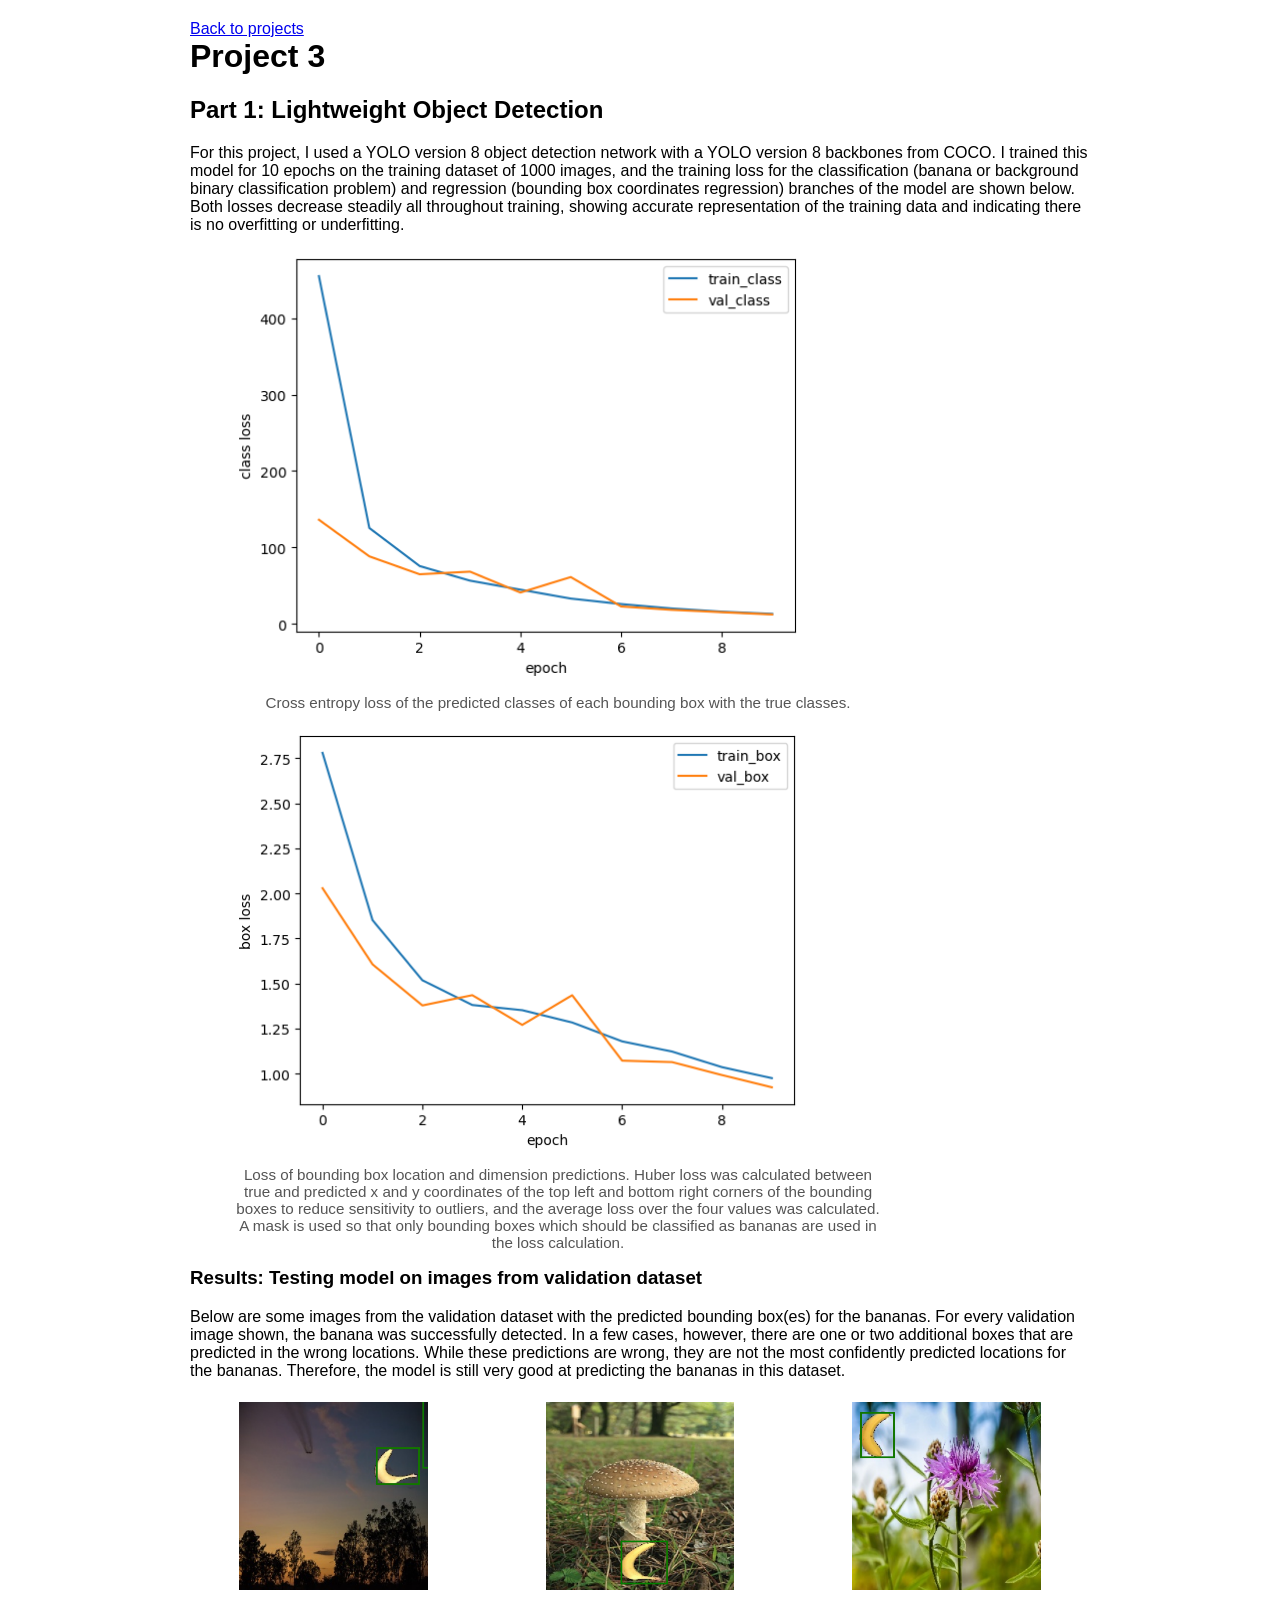
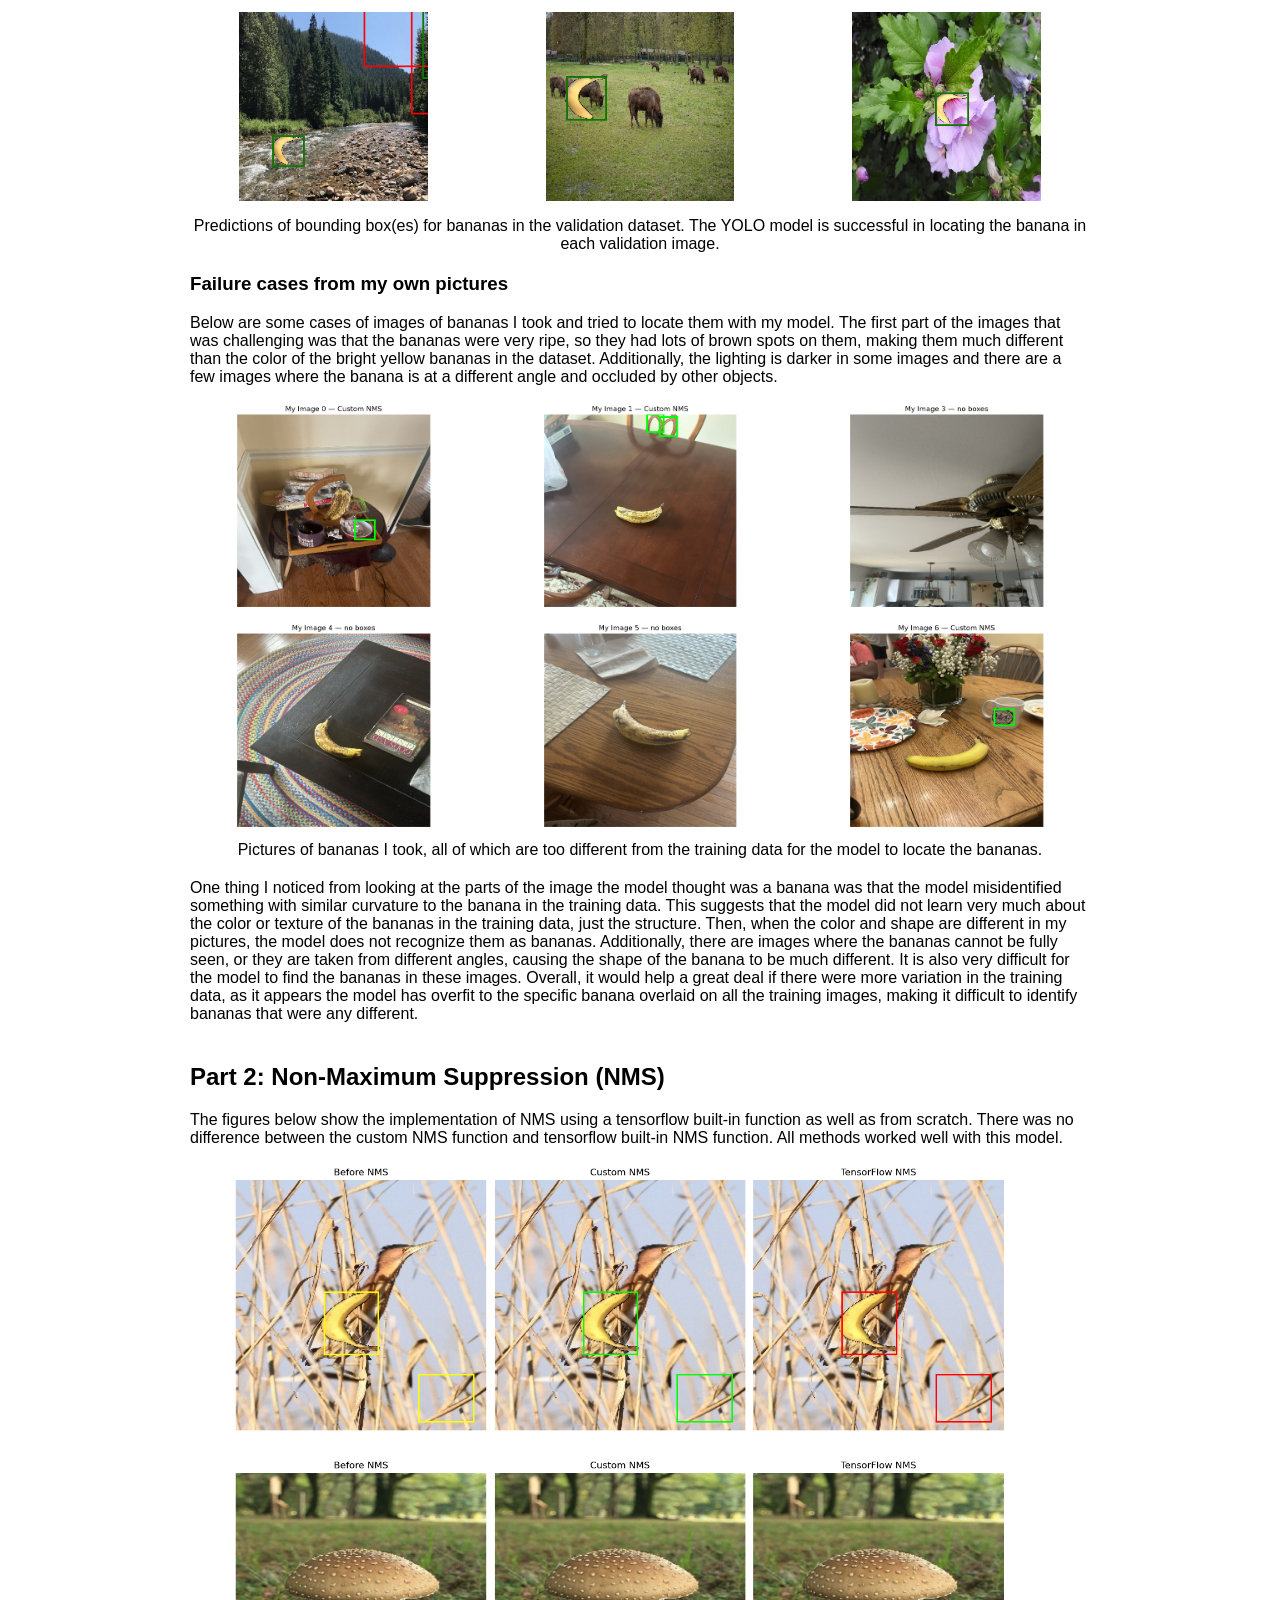
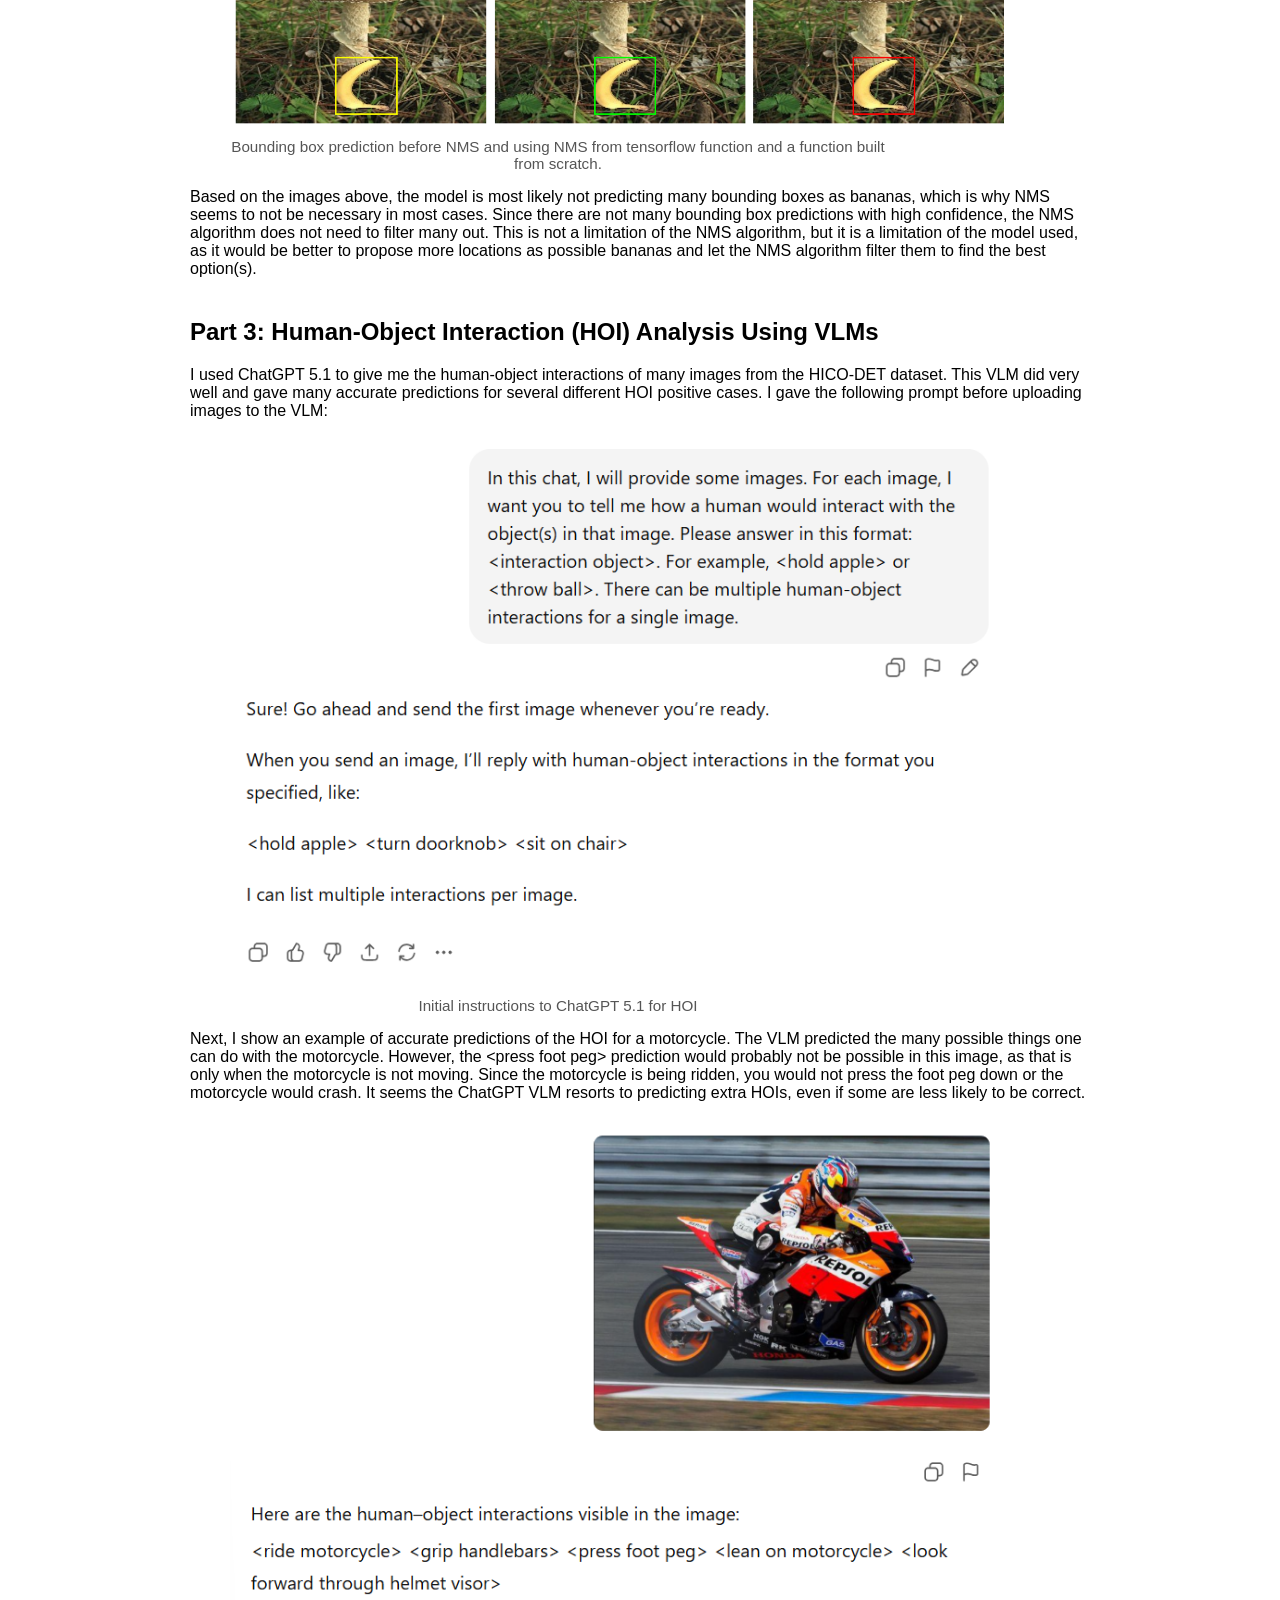
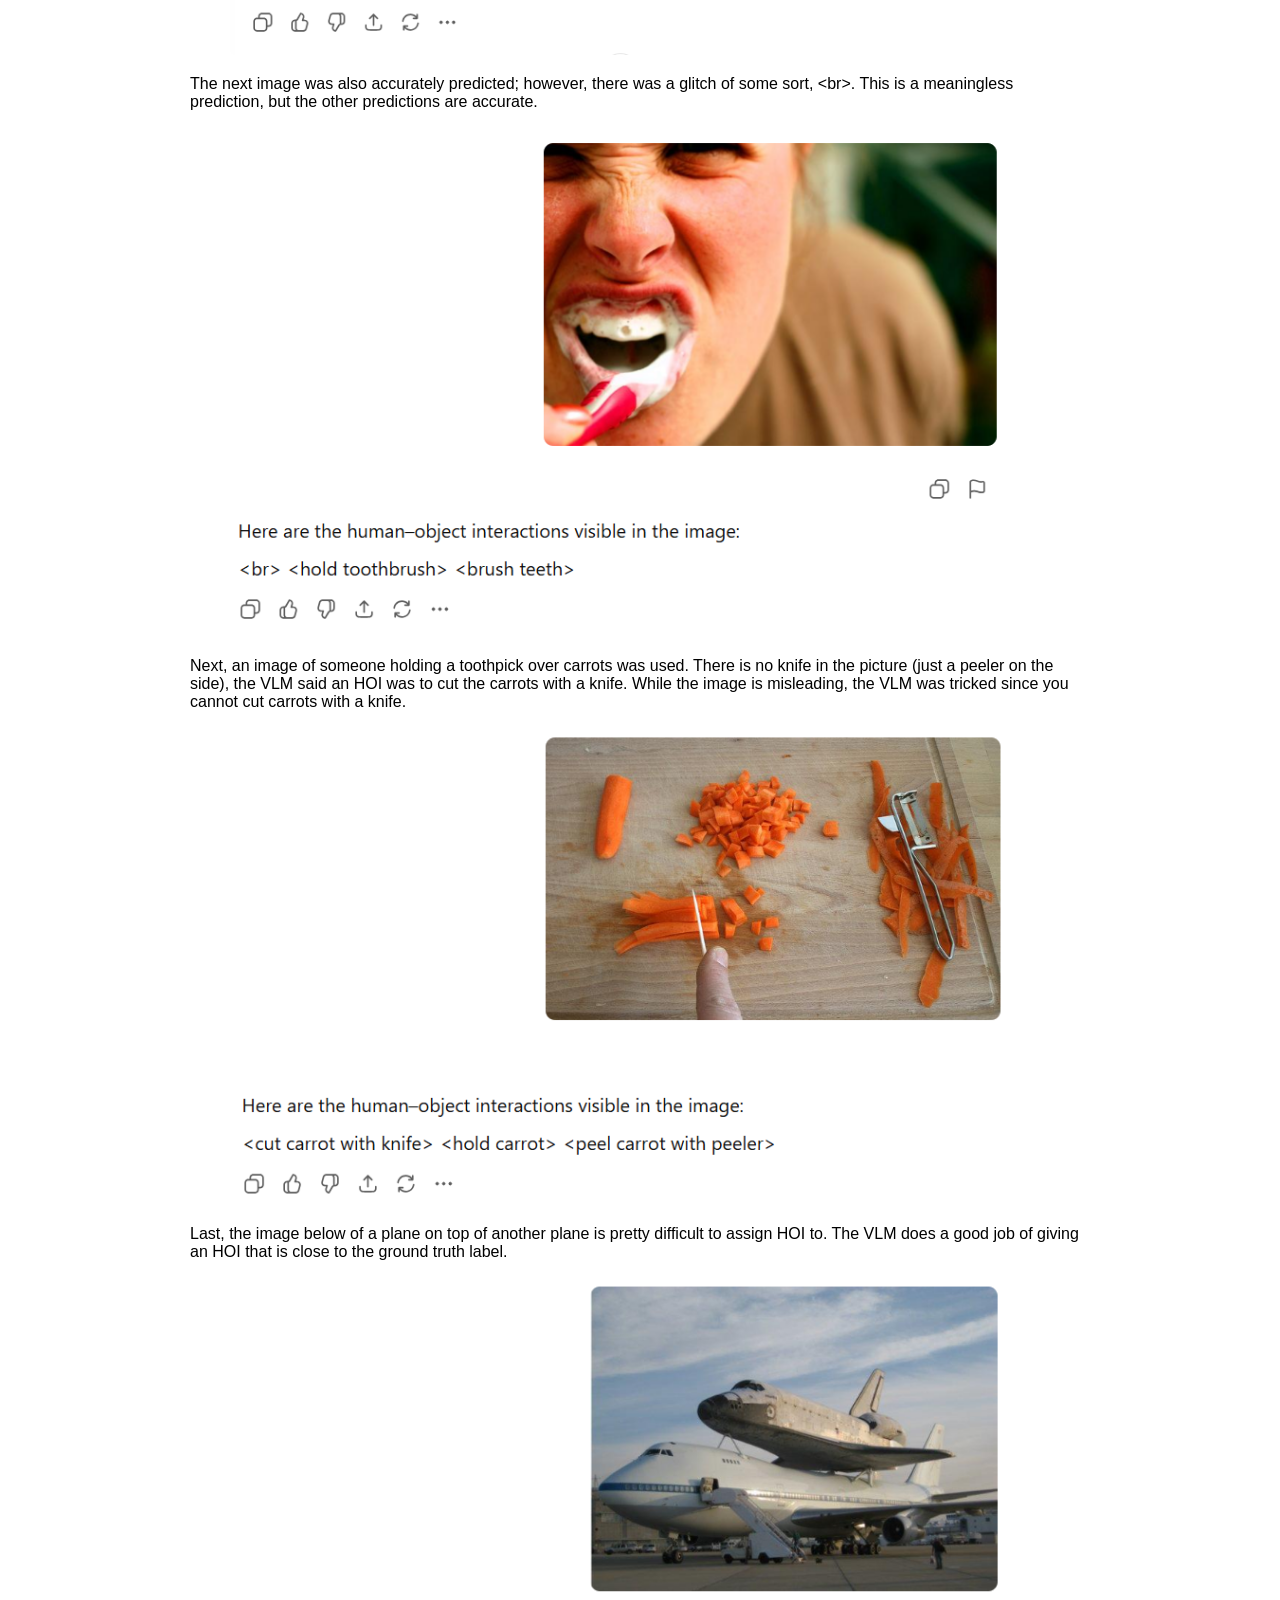
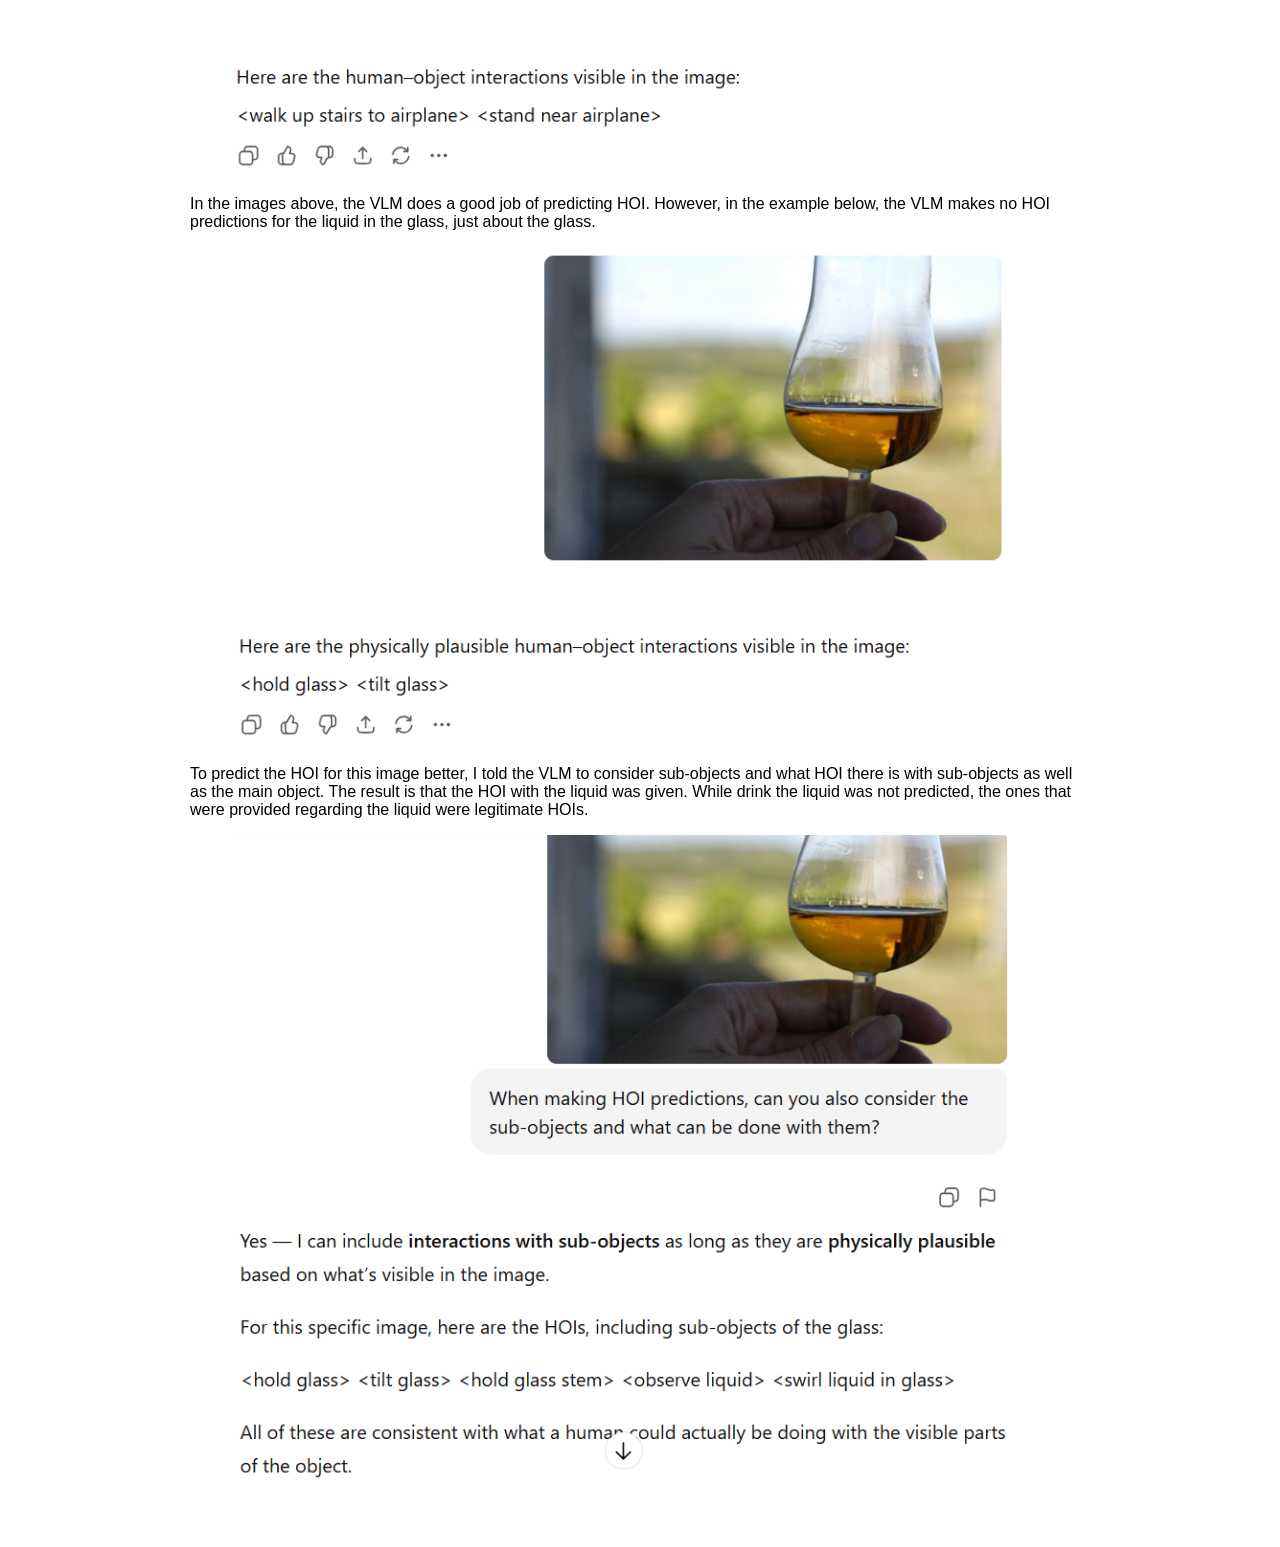
<file: project-3.html>
<!DOCTYPE html>
<html lang="en">
<head>
    <meta charset="UTF-8">
    <title>Project 3</title>
    <meta name="viewport" content="width=device-width, initial-scale=1">
    <style>
        body { 
            font-family: Calibri, Carlito, "Segoe UI", Arial, sans-serif;
            margin: 20px; 
            display: flex; 
            justify-content: center;
        }
        .container {
            max-width: 900px;
            width: 100%;
        }
        .section { margin-bottom: 40px; }

        .images-row {
            display: flex;
            gap: 20px;
            margin-top: 10px;
            margin-bottom: 10px;
        }
        .images-row figure {
            flex: 1;
            margin: 0;
            display: flex;
            flex-direction: column;
            align-items: center;
        }

        /* Default image size */
        .images-row img,
        figure img {
            width: 70%;
            height: auto;
            border-radius: 6px;
        }

        /* Larger width for regression loss (no longer used) */
        .wide {
            width: 90% !important;
        }

        /* Part 2 & Part 3 images increased by 50%: now 75% width */
        .half {
            width: 95% !important;
        }

        figure figcaption {
            width: 80%;
            text-align: center;
            font-size: 0.95em;
            color: #555;
            margin-top: 5px;
        }

        h1, h2, h3, h4 { margin-top: 0; }
    </style>
</head>
<body>
<div class="container">

<a href="projects.html">Back to projects</a>

<h1>Project 3</h1>

<!-- ======================================================= -->
<!-- ======================= PART 1 ========================= -->
<!-- ======================================================= -->

<div class="section">
    <h2>Part 1: Lightweight Object Detection</h2>

    <p>For this project, I used a YOLO version 8 object detection network with a YOLO version 8 backbones from COCO. I trained this model for 10 epochs on the training dataset of 1000 images, and the training loss for the classification (banana or background binary classification problem) and regression (bounding box coordinates regression) branches of the model are shown below. Both losses decrease steadily all throughout training, showing accurate representation of the training data and indicating there is no overfitting or underfitting.</p>

    <!-- STACKED TRAINING LOSS IMAGES -->
    <figure>
        <img src="project-3-images/1.1.png" alt="train_classification_loss">
        <figcaption>Cross entropy loss of the predicted classes of each bounding box with the true classes.</figcaption>
    </figure>

    <figure>
        <img src="project-3-images/1.2.png" alt="train_regression_loss">
        <figcaption>Loss of bounding box location and dimension predictions. Huber loss was calculated between true and predicted x and y coordinates of the top left and bottom right corners of the bounding boxes to reduce sensitivity to outliers, and the average loss over the four values was calculated. A mask is used so that only bounding boxes which should be classified as bananas are used in the loss calculation.</figcaption>
    </figure>

    <h3>Results: Testing model on images from validation dataset</h3>

    <p>Below are some images from the validation dataset with the predicted bounding box(es) for the bananas. For every validation image shown, the banana was successfully detected. In a few cases, however, there are one or two additional boxes that are predicted in the wrong locations. While these predictions are wrong, they are not the most confidently predicted locations for the bananas. Therefore, the model is still very good at predicting the bananas in this dataset.</p>

    <!-- 2 rows of 3 images each -->
    <div class="images-row">
        <figure><img src="project-3-images/1.3a.png"></figure>
        <figure><img src="project-3-images/1.3b.png"></figure>
        <figure><img src="project-3-images/1.3c.png"></figure>
    </div>
    <div class="images-row">
        <figure><img src="project-3-images/1.3d.png"></figure>
        <figure><img src="project-3-images/1.3e.png"></figure>
        <figure><img src="project-3-images/1.3f.png"></figure>
    </div>
    <figcaption style="text-align:center; margin-bottom:20px;">
        Predictions of bounding box(es) for bananas in the validation dataset. The YOLO model is successful in locating the banana in each validation image.
    </figcaption>

    <h3>Failure cases from my own pictures</h3>

    <p>Below are some cases of images of bananas I took and tried to locate them with my model. The first part of the images that was challenging was that the bananas were very ripe, so they had lots of brown spots on them, making them much different than the color of the bright yellow bananas in the dataset. Additionally, the lighting is darker in some images and there are a few images where the banana is at a different angle and occluded by other objects.</p>

    <div class="images-row">
        <figure><img src="project-3-images/1.4a.png"></figure>
        <figure><img src="project-3-images/1.4b.png"></figure>
        <figure><img src="project-3-images/1.4c.png"></figure>
    </div>
    <div class="images-row">
        <figure><img src="project-3-images/1.4d.png"></figure>
        <figure><img src="project-3-images/1.4e.png"></figure>
        <figure><img src="project-3-images/1.4f.png"></figure>
    </div>
    <figcaption style="text-align:center; margin-bottom:20px;">
        Pictures of bananas I took, all of which are too different from the training data for the model to locate the bananas.
    </figcaption>

    <p>One thing I noticed from looking at the parts of the image the model thought was a banana was that the model misidentified something with similar curvature to the banana in the training data. This suggests that the model did not learn very much about the color or texture of the bananas in the training data, just the structure. Then, when the color and shape are different in my pictures, the model does not recognize them as bananas. Additionally, there are images where the bananas cannot be fully seen, or they are taken from different angles, causing the shape of the banana to be much different. It is also very difficult for the model to find the bananas in these images. Overall, it would help a great deal if there were more variation in the training data, as it appears the model has overfit to the specific banana overlaid on all the training images, making it difficult to identify bananas that were any different.</p>

</div>


<!-- ======================================================= -->
<!-- ======================= PART 2 ========================= -->
<!-- ======================================================= -->

<div class="section">
    <h2>Part 2: Non-Maximum Suppression (NMS)</h2>

    <p>The figures below show the implementation of NMS using a tensorflow built-in function as well as from scratch. There was no difference between the custom NMS function and tensorflow built-in NMS function. All methods worked well with this model.</p>

    <figure>
        <img class="half" src="project-3-images/2.1.png">
    </figure>

    <figure>
        <img class="half" src="project-3-images/2.2.png">
        <figcaption>Bounding box prediction before NMS and using NMS from tensorflow function and a function built from scratch.</figcaption>
    </figure>

    <p>Based on the images above, the model is most likely not predicting many bounding boxes as bananas, which is why NMS seems to not be necessary in most cases. Since there are not many bounding box predictions with high confidence, the NMS algorithm does not need to filter many out. This is not a limitation of the NMS algorithm, but it is a limitation of the model used, as it would be better to propose more locations as possible bananas and let the NMS algorithm filter them to find the best option(s).</p>

</div>


<!-- ======================================================= -->
<!-- ======================= PART 3 ========================= -->
<!-- ======================================================= -->

<div class="section">
    <h2>Part 3: Human-Object Interaction (HOI) Analysis Using VLMs</h2>

    <p>I used ChatGPT 5.1 to give me the human-object interactions of many images from the HICO-DET dataset. This VLM did very well and gave many accurate predictions for several different HOI positive cases. I gave the following prompt before uploading images to the VLM:</p>

    <figure>
        <img class="half" src="project-3-images/3.1.png">
        <figcaption>Initial instructions to ChatGPT 5.1 for HOI</figcaption>
    </figure>

    <p>Next, I show an example of accurate predictions of the HOI for a motorcycle. The VLM predicted the many possible things one can do with the motorcycle. However, the &lt;press foot peg&gt; prediction would probably not be possible in this image, as that is only when the motorcycle is not moving. Since the motorcycle is being ridden, you would not press the foot peg down or the motorcycle would crash. It seems the ChatGPT VLM resorts to predicting extra HOIs, even if some are less likely to be correct.</p>

    <figure>
        <img class="half" src="project-3-images/3.2.png">
    </figure>

    <p>The next image was also accurately predicted; however, there was a glitch of some sort, &lt;br&gt;. This is a meaningless prediction, but the other predictions are accurate.</p>

    <figure>
        <img class="half" src="project-3-images/3.3.png">
    </figure>

    <p>Next, an image of someone holding a toothpick over carrots was used. There is no knife in the picture (just a peeler on the side), the VLM said an HOI was to cut the carrots with a knife. While the image is misleading, the VLM was tricked since you cannot cut carrots with a knife.</p>

    <figure>
        <img class="half" src="project-3-images/3.4.png">
    </figure>

    <p>Last, the image below of a plane on top of another plane is pretty difficult to assign HOI to. The VLM does a good job of giving an HOI that is close to the ground truth label.</p>

    <figure>
        <img class="half" src="project-3-images/3.5.png">
    </figure>

    <p>In the images above, the VLM does a good job of predicting HOI. However, in the example below, the VLM makes no HOI predictions for the liquid in the glass, just about the glass.</p>

    <figure>
        <img class="half" src="project-3-images/3.6.png">
    </figure>

    <p>To predict the HOI for this image better, I told the VLM to consider sub-objects and what HOI there is with sub-objects as well as the main object. The result is that the HOI with the liquid was given. While drink the liquid was not predicted, the ones that were provided regarding the liquid were legitimate HOIs.</p>

    <figure>
        <img class="half" src="project-3-images/3.7.png">
    </figure>

</div>

</div>
</body>
</html>
</file>
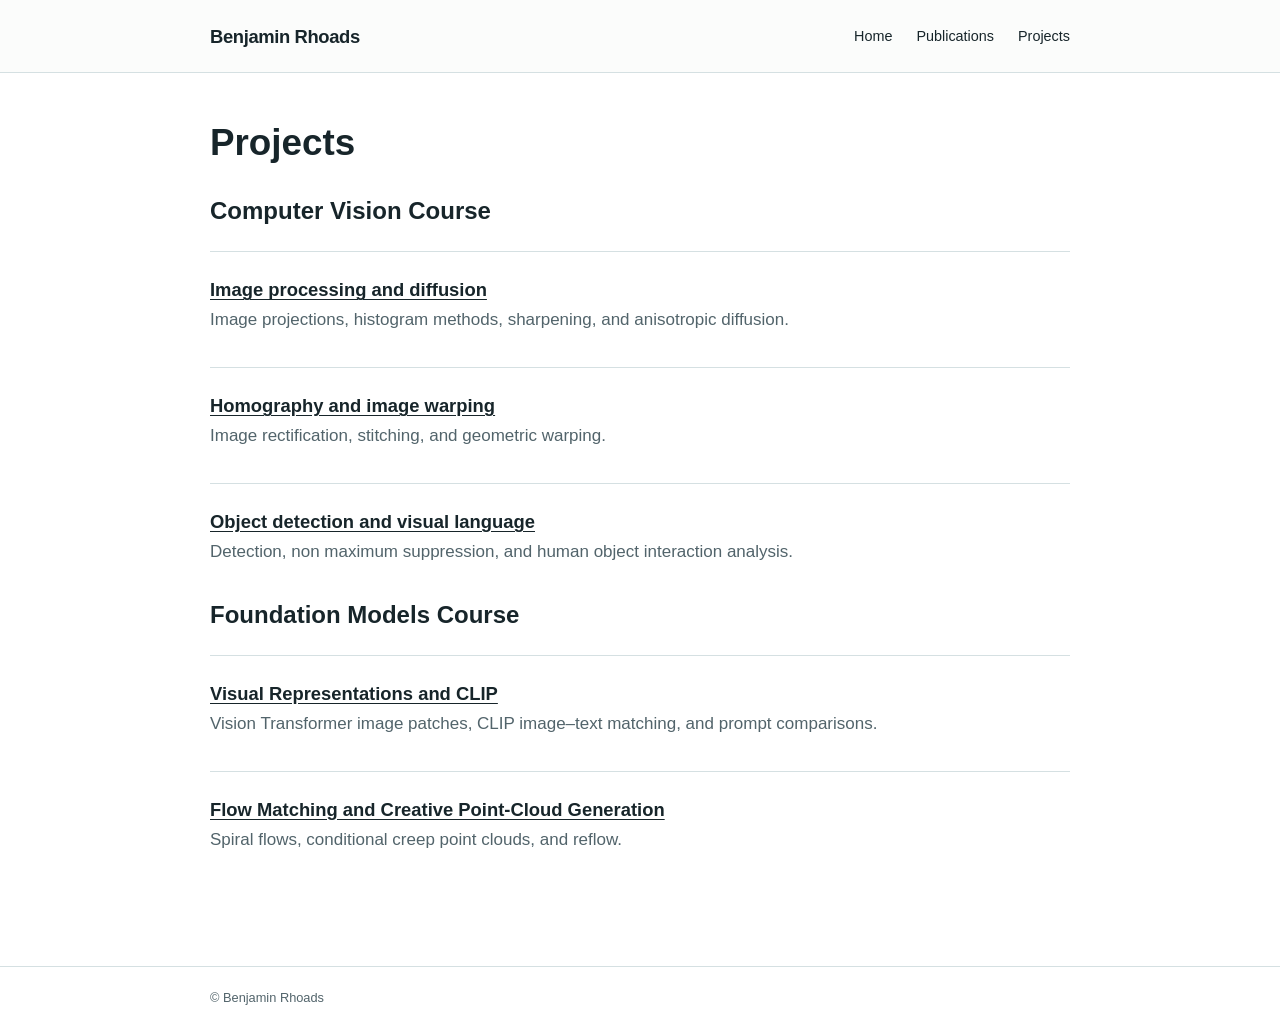
<file: projects.html>
<!doctype html>
<html lang="en">
<head>
  <meta charset="utf-8">
  <meta name="viewport" content="width=device-width, initial-scale=1">
  <meta name="description" content="Course projects by Benjamin Rhoads.">
  <title>Projects | Benjamin Rhoads</title>
  <link rel="stylesheet" href="style.css?v=20260922-project-courses">
</head>
<body class="listing-page">
  <a class="skip-link" href="#main">Skip to content</a>
  <header class="site-header"><div class="wrap header-inner"><a class="brand" href="index.html">Benjamin Rhoads</a><nav aria-label="Main navigation"><a href="index.html">Home</a><a href="publications.html">Publications</a><a href="projects.html" aria-current="page">Projects</a></nav></div></header>
  <main id="main" class="wrap listing-main">
    <h1>Projects</h1>
    <section class="course-projects" aria-labelledby="computer-vision-course">
      <h2 id="computer-vision-course">Computer Vision Course</h2>
      <ul class="listing-links">
        <li><a href="project-1.html">Image processing and diffusion</a><p>Image projections, histogram methods, sharpening, and anisotropic diffusion.</p></li>
        <li><a href="project-2.html">Homography and image warping</a><p>Image rectification, stitching, and geometric warping.</p></li>
        <li><a href="project-3.html">Object detection and visual language</a><p>Detection, non maximum suppression, and human object interaction analysis.</p></li>
      </ul>
    </section>
    <section class="course-projects" aria-labelledby="foundation-models-course">
      <h2 id="foundation-models-course">Foundation Models Course</h2>
      <ul class="listing-links">
        <li><a href="fm-project-1.html">Visual Representations and CLIP</a><p>Vision Transformer image patches, CLIP image–text matching, and prompt comparisons.</p></li>
        <li><a href="fm-project-2.html">Flow Matching and Creative Point-Cloud Generation</a><p>Spiral flows, conditional creep point clouds, and reflow.</p></li>
      </ul>
    </section>
  </main>
  <footer class="site-footer"><div class="wrap">© Benjamin Rhoads</div></footer>
</body>
</html>
</file>
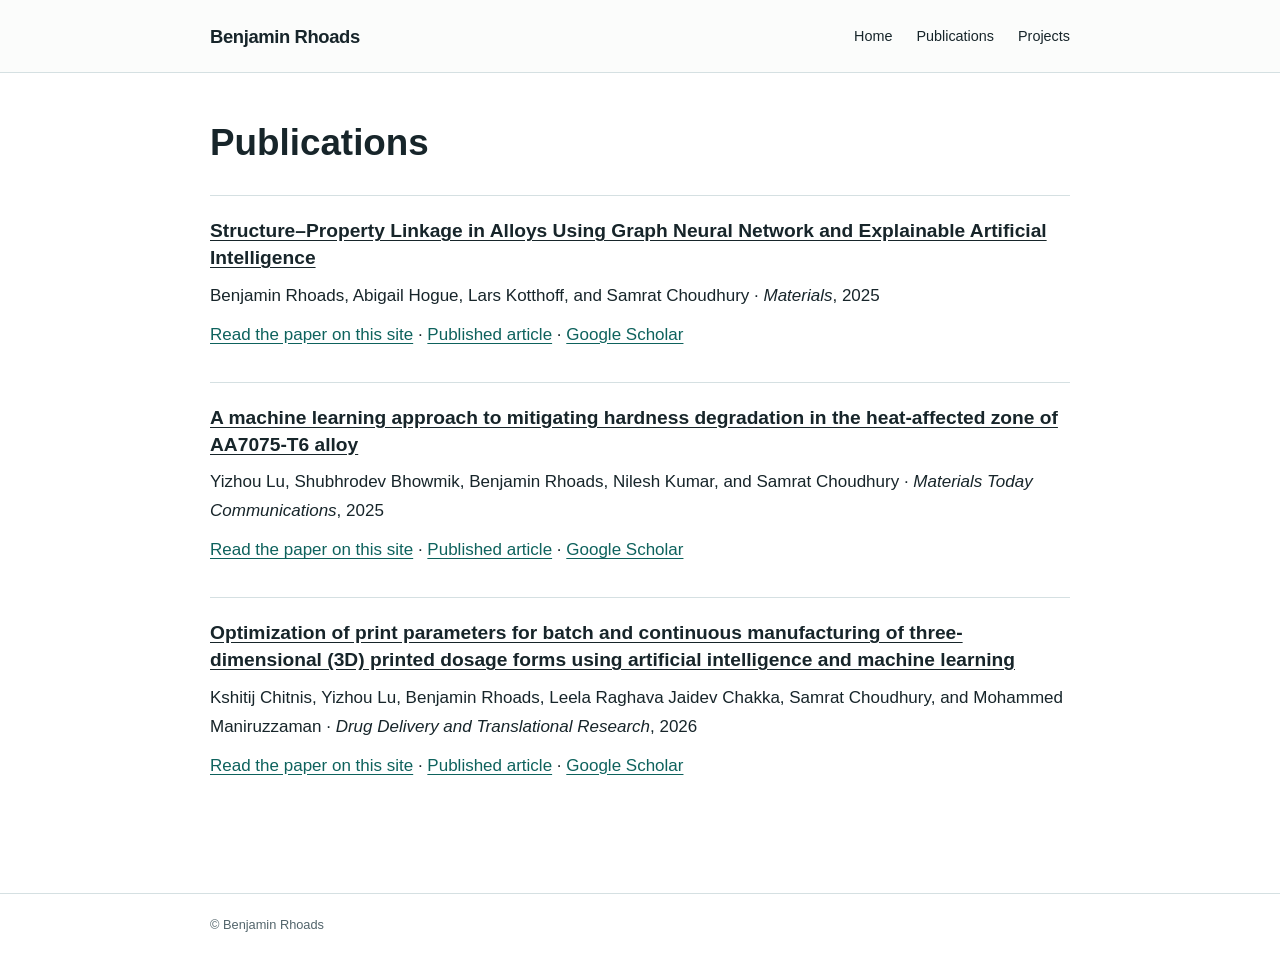
<file: publications.html>
<!doctype html>
<html lang="en">
<head>
  <meta charset="utf-8">
  <meta name="viewport" content="width=device-width, initial-scale=1">
  <meta name="description" content="Research publications by Benjamin Rhoads.">
  <title>Publications | Benjamin Rhoads</title>
  <link rel="stylesheet" href="style.css">
</head>
<body class="listing-page">
  <a class="skip-link" href="#main">Skip to content</a>
  <header class="site-header"><div class="wrap header-inner"><a class="brand" href="index.html">Benjamin Rhoads</a><nav aria-label="Main navigation"><a href="index.html">Home</a><a href="publications.html" aria-current="page">Publications</a><a href="projects.html">Projects</a></nav></div></header>
  <main id="main" class="wrap listing-main">
    <h1>Publications</h1>
    <article class="listing-item">
      <h2><a href="gnn-paper.html">Structure–Property Linkage in Alloys Using Graph Neural Network and Explainable Artificial Intelligence</a></h2>
      <p>Benjamin Rhoads, Abigail Hogue, Lars Kotthoff, and Samrat Choudhury · <em>Materials</em>, 2025</p>
      <p><a href="gnn-paper.html">Read the paper on this site</a> · <a href="https://doi.org/10.3390/ma18163778" target="_blank" rel="noopener noreferrer">Published article</a> · <a href="https://scholar.google.com/citations?view_op=view_citation&amp;hl=en&amp;user=8q-4gY8AAAAJ&amp;citation_for_view=8q-4gY8AAAAJ:9yKSN-GCB0IC" target="_blank" rel="noopener noreferrer">Google Scholar</a></p>
    </article>
    <article class="listing-item">
      <h2><a href="welding-paper.html">A machine learning approach to mitigating hardness degradation in the heat-affected zone of AA7075-T6 alloy</a></h2>
      <p>Yizhou Lu, Shubhrodev Bhowmik, Benjamin Rhoads, Nilesh Kumar, and Samrat Choudhury · <em>Materials Today Communications</em>, 2025</p>
      <p><a href="welding-paper.html">Read the paper on this site</a> · <a href="https://doi.org/10.1016/j.mtcomm.2025.112689" target="_blank" rel="noopener noreferrer">Published article</a> · <a href="https://scholar.google.com/citations?view_op=view_citation&amp;hl=en&amp;user=8q-4gY8AAAAJ&amp;citation_for_view=8q-4gY8AAAAJ:u-x6o8ySG0sC" target="_blank" rel="noopener noreferrer">Google Scholar</a></p>
    </article>
    <article class="listing-item">
      <h2><a href="bioprinting-paper.html">Optimization of print parameters for batch and continuous manufacturing of three-dimensional (3D) printed dosage forms using artificial intelligence and machine learning</a></h2>
      <p>Kshitij Chitnis, Yizhou Lu, Benjamin Rhoads, Leela Raghava Jaidev Chakka, Samrat Choudhury, and Mohammed Maniruzzaman · <em>Drug Delivery and Translational Research</em>, 2026</p>
      <p><a href="bioprinting-paper.html">Read the paper on this site</a> · <a href="https://doi.org/10.1007/s13346-025-02006-4" target="_blank" rel="noopener noreferrer">Published article</a> · <a href="https://scholar.google.com/citations?view_op=view_citation&amp;hl=en&amp;user=8q-4gY8AAAAJ&amp;citation_for_view=8q-4gY8AAAAJ:qjMakFHDy7sC" target="_blank" rel="noopener noreferrer">Google Scholar</a></p>
    </article>
  </main>
  <footer class="site-footer"><div class="wrap">© Benjamin Rhoads</div></footer>
</body>
</html>
</file>
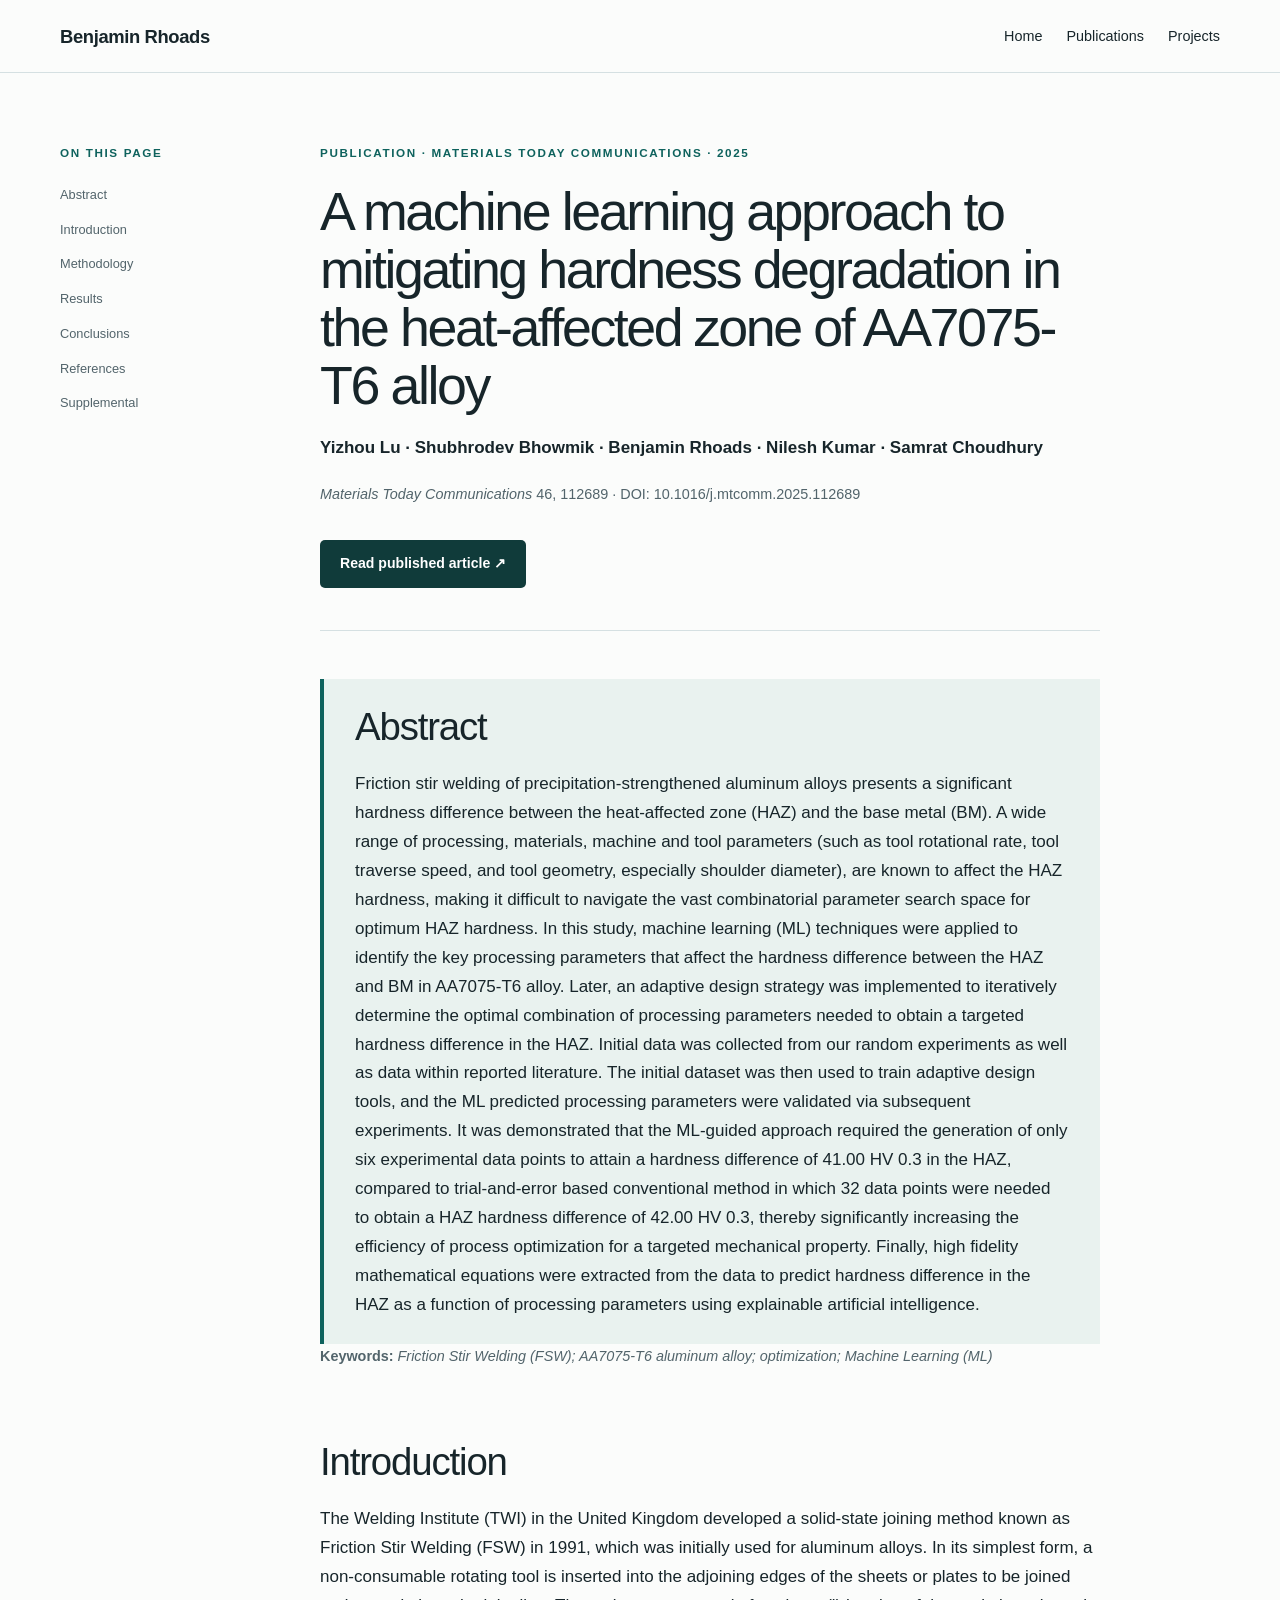
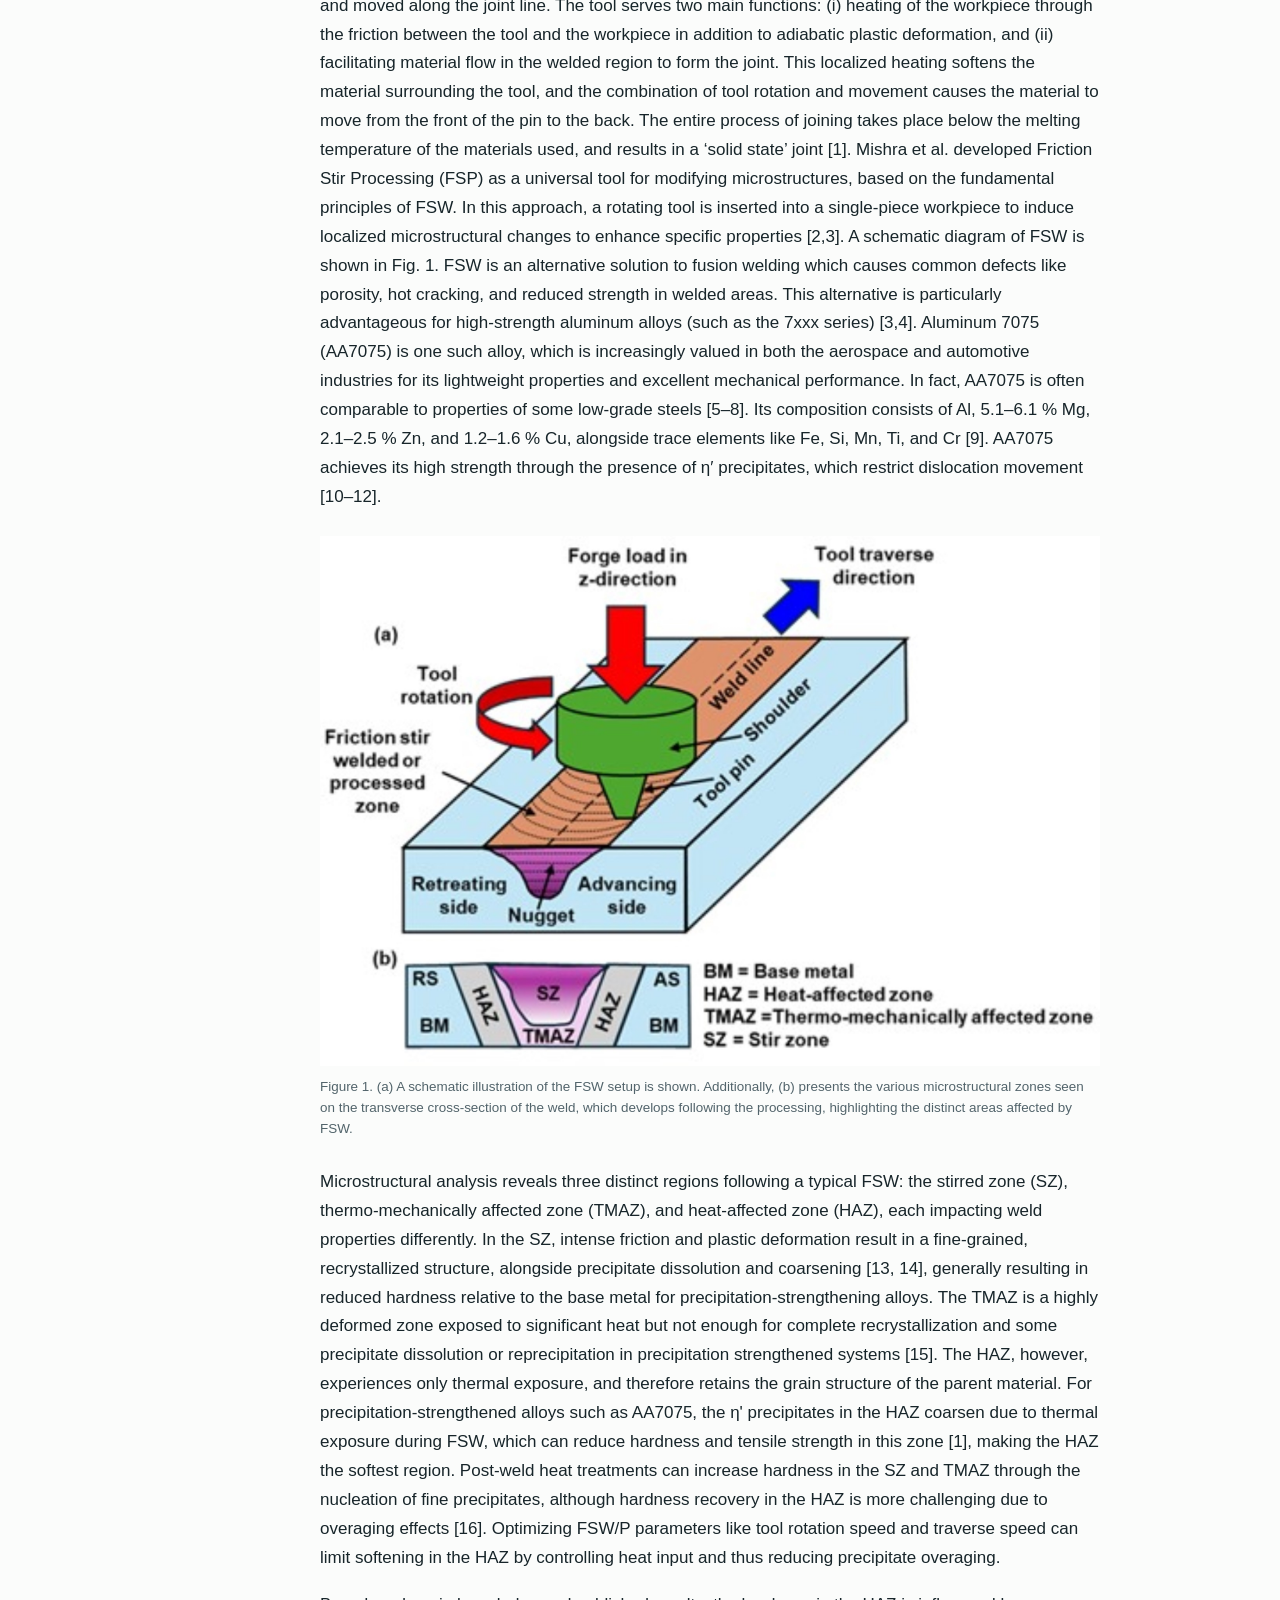
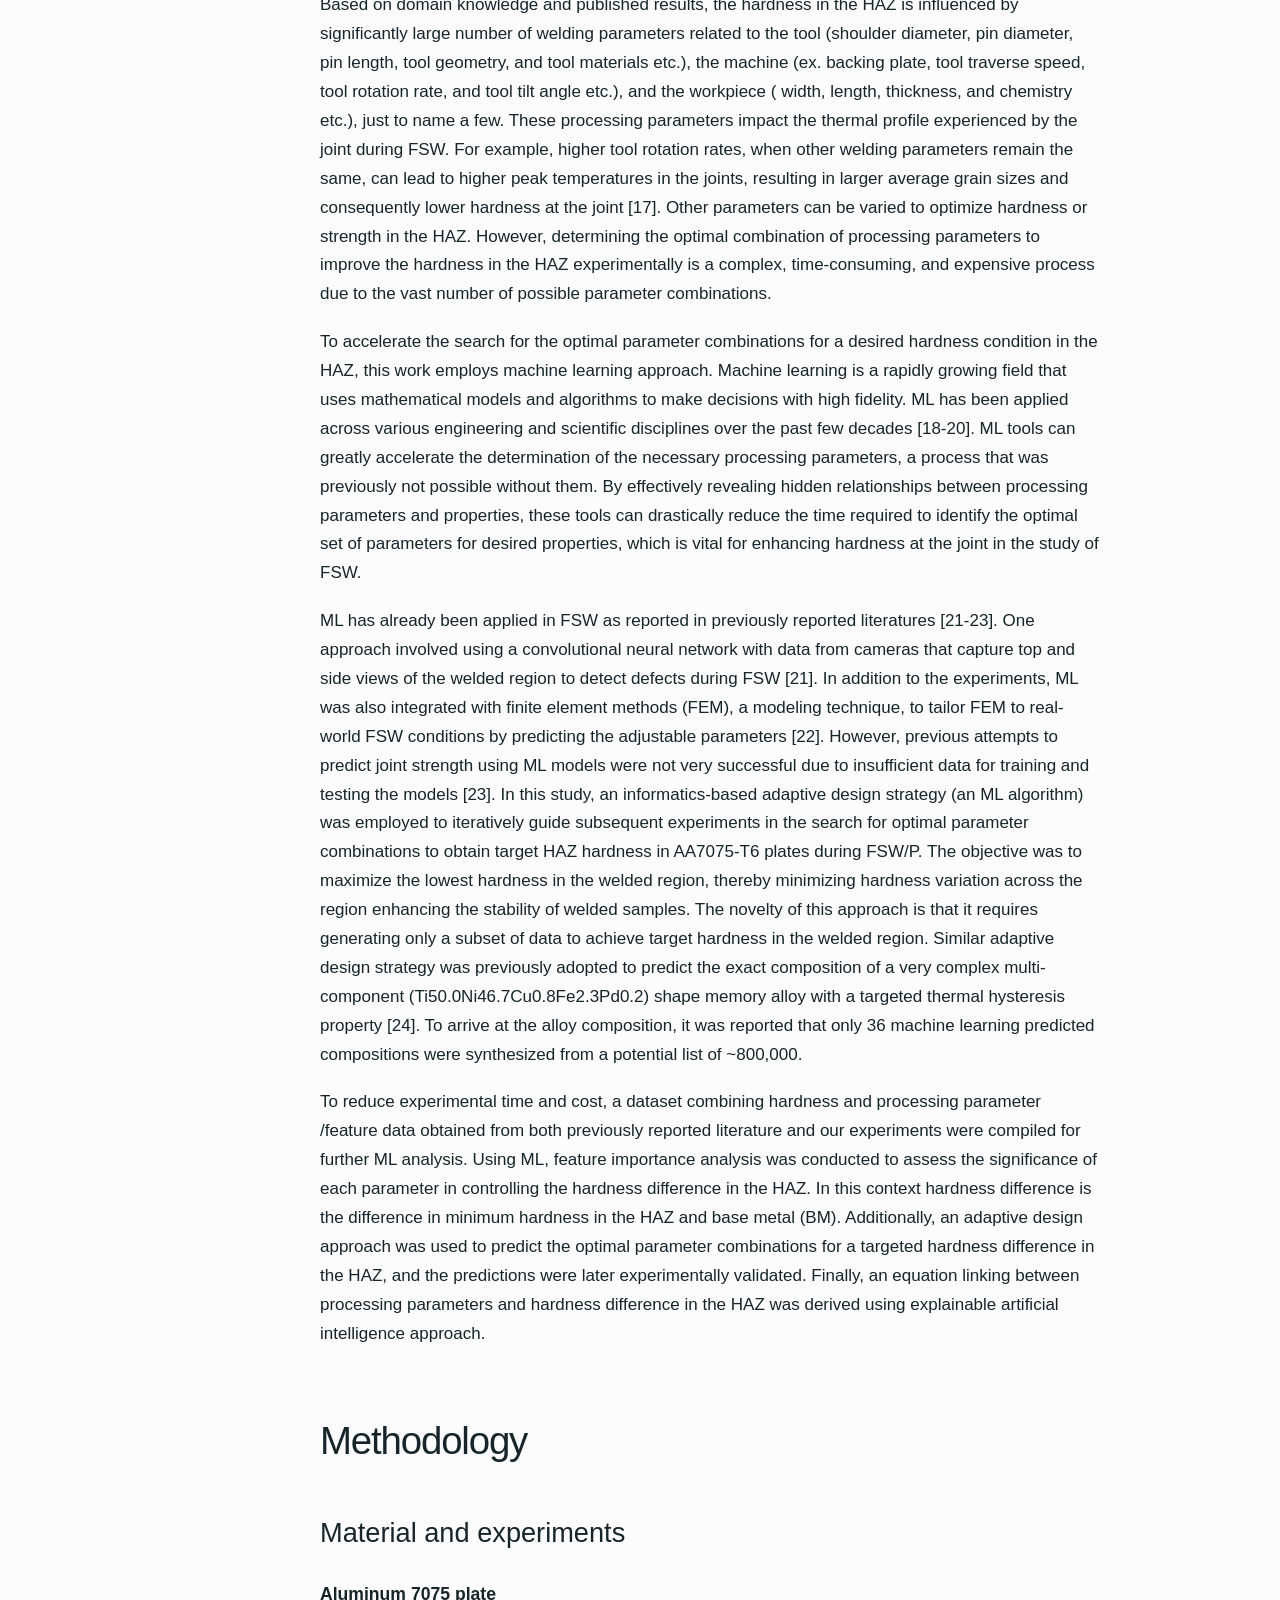
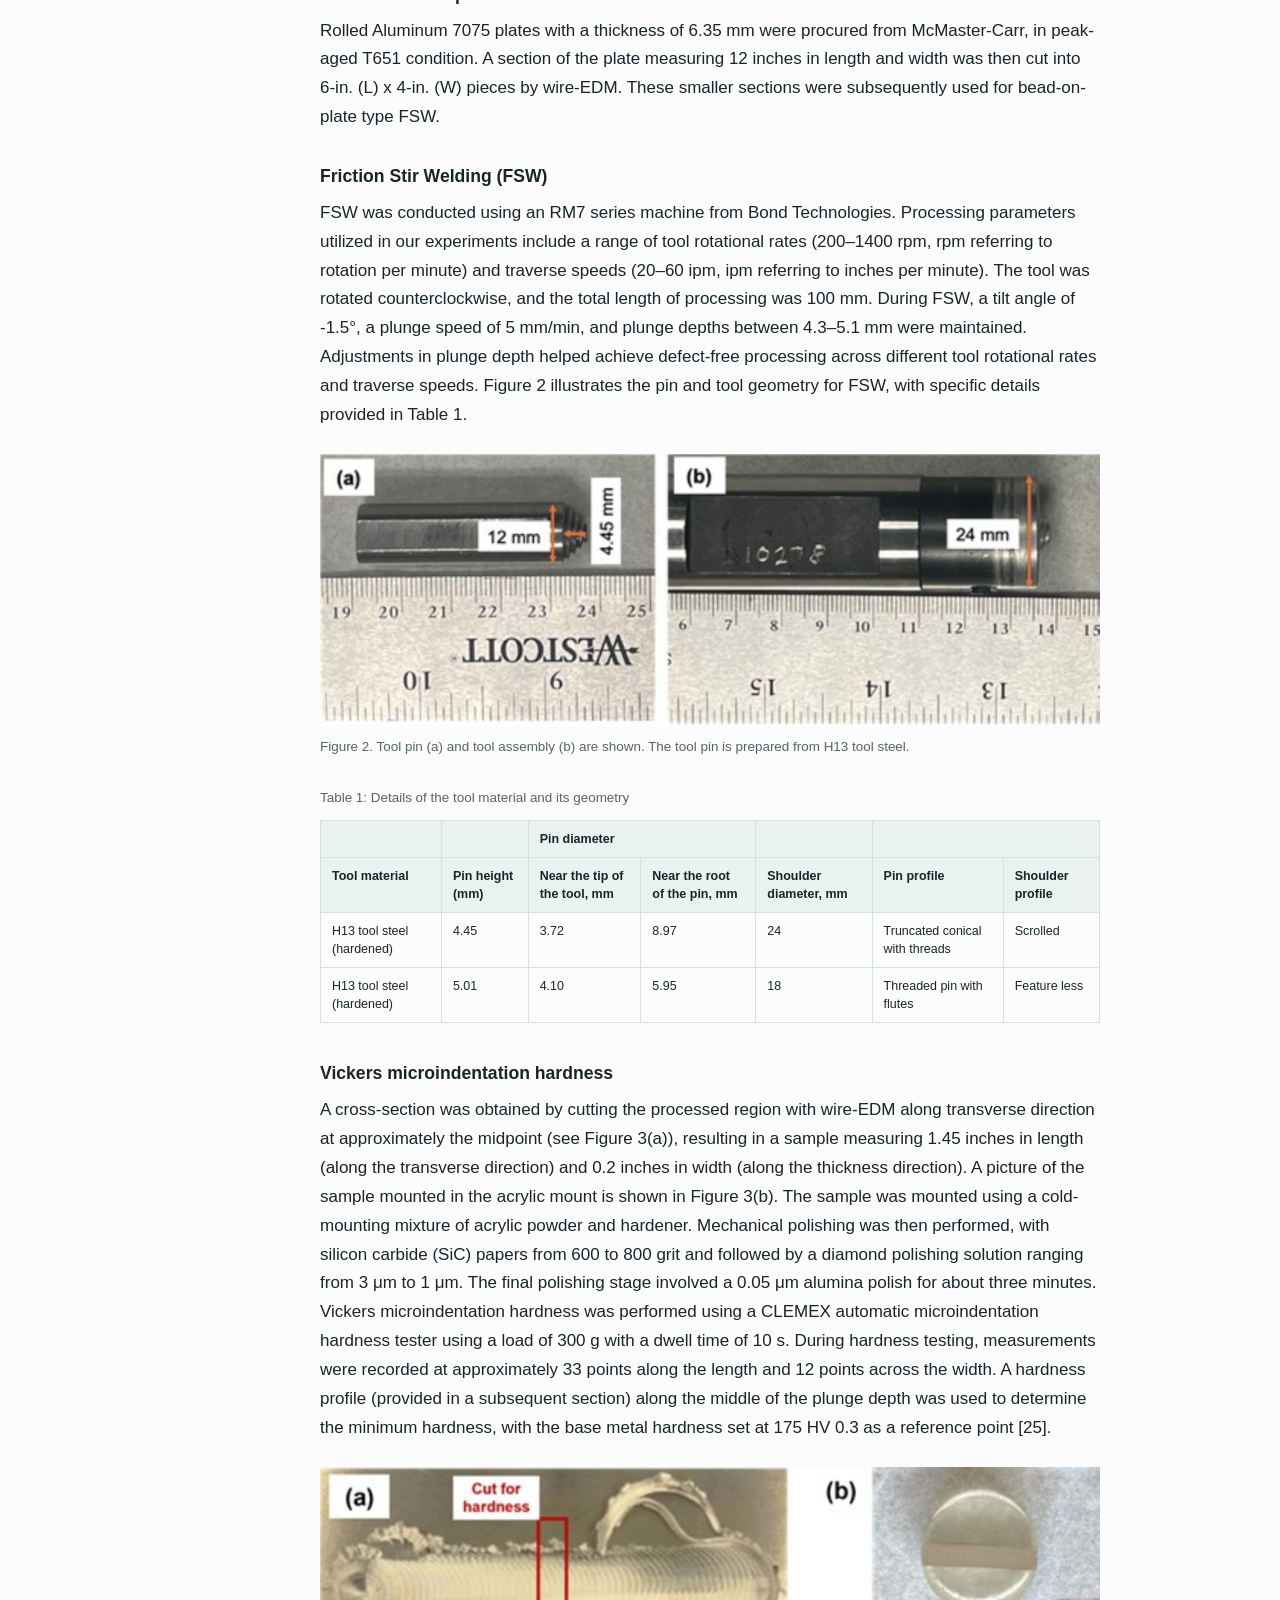
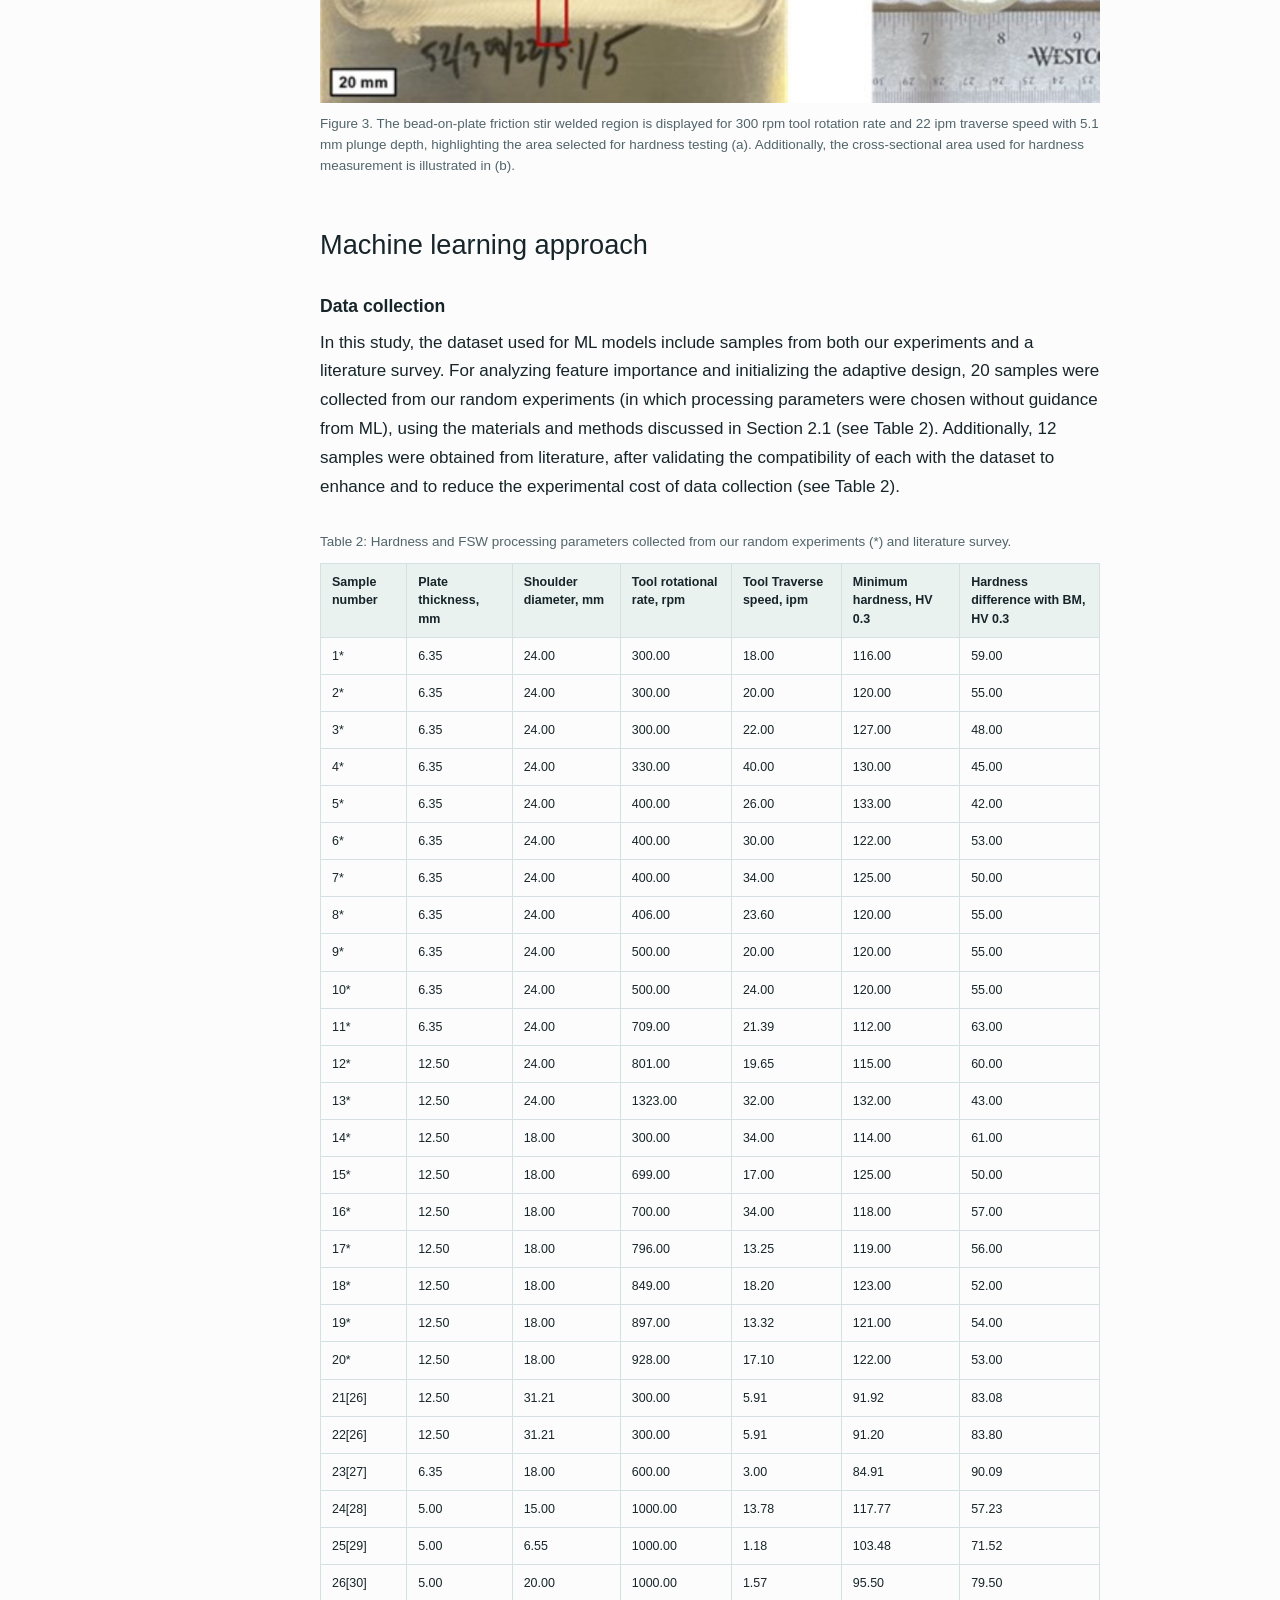
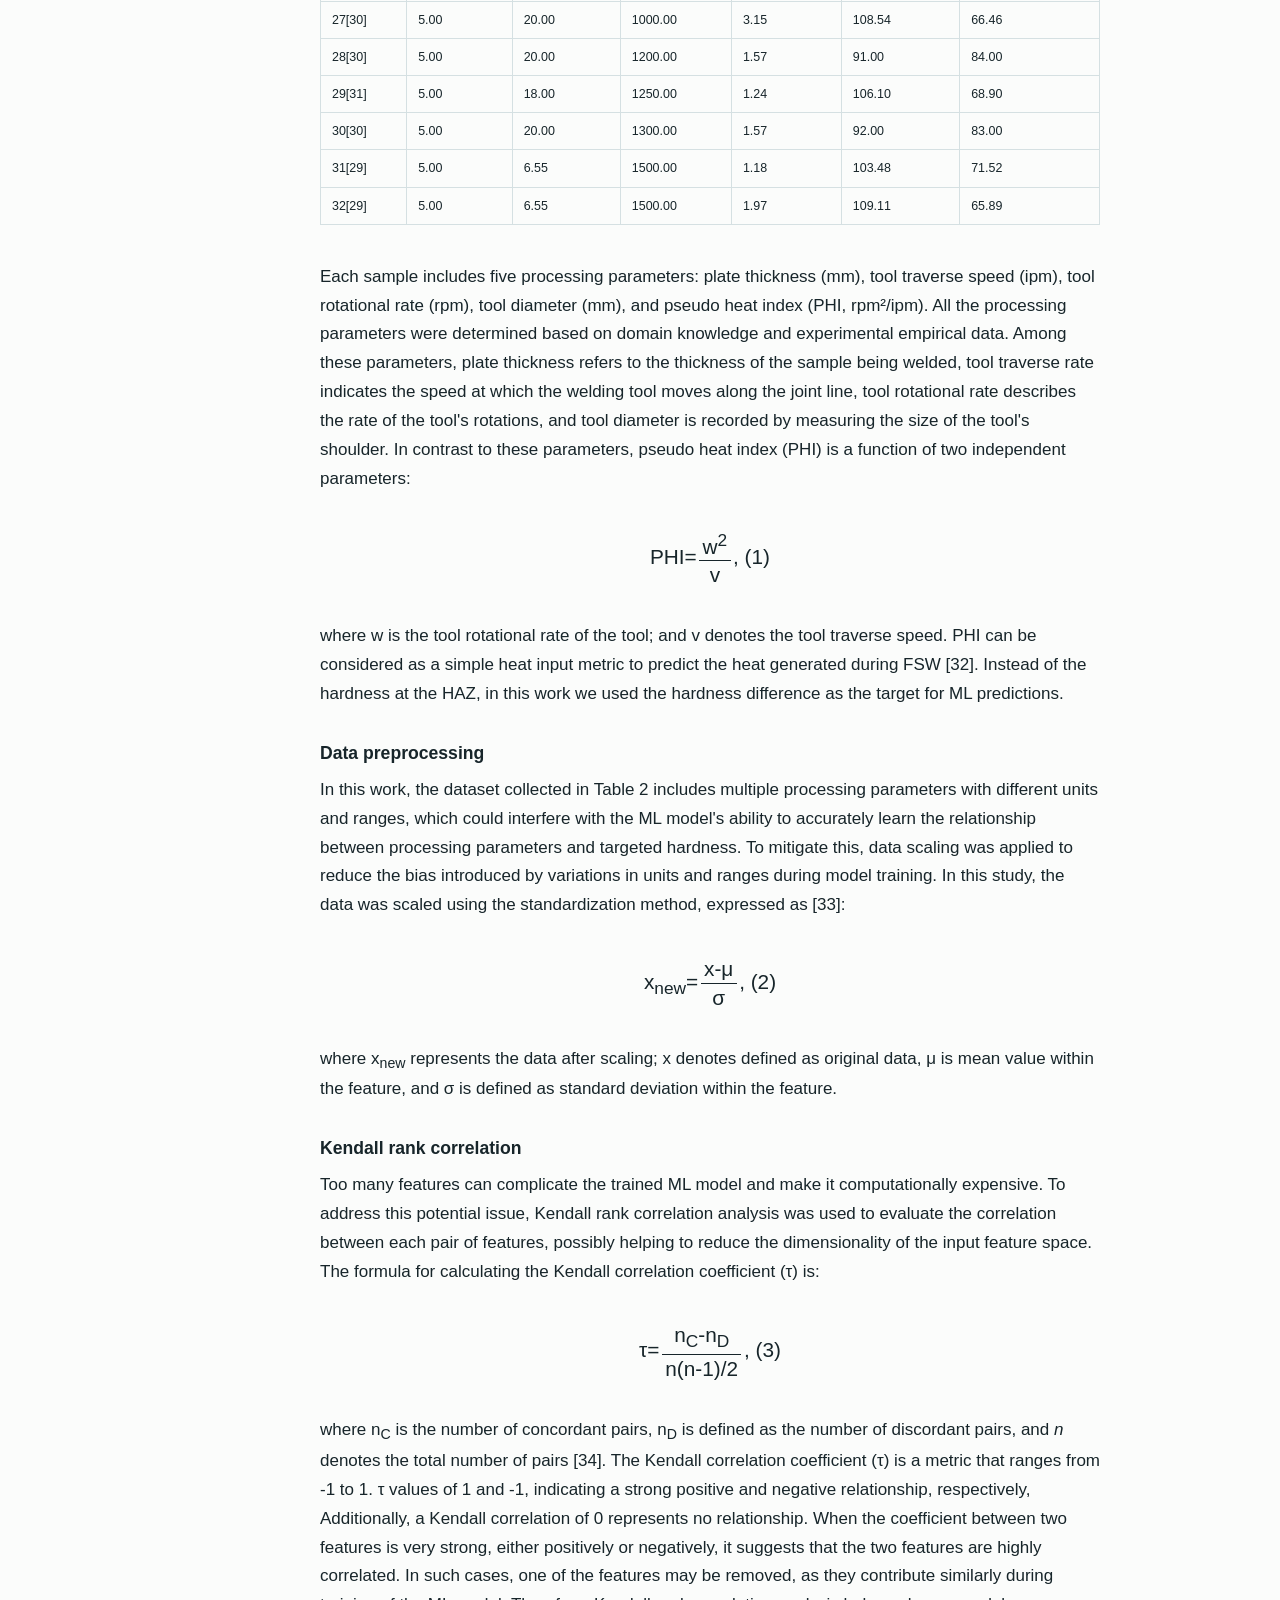
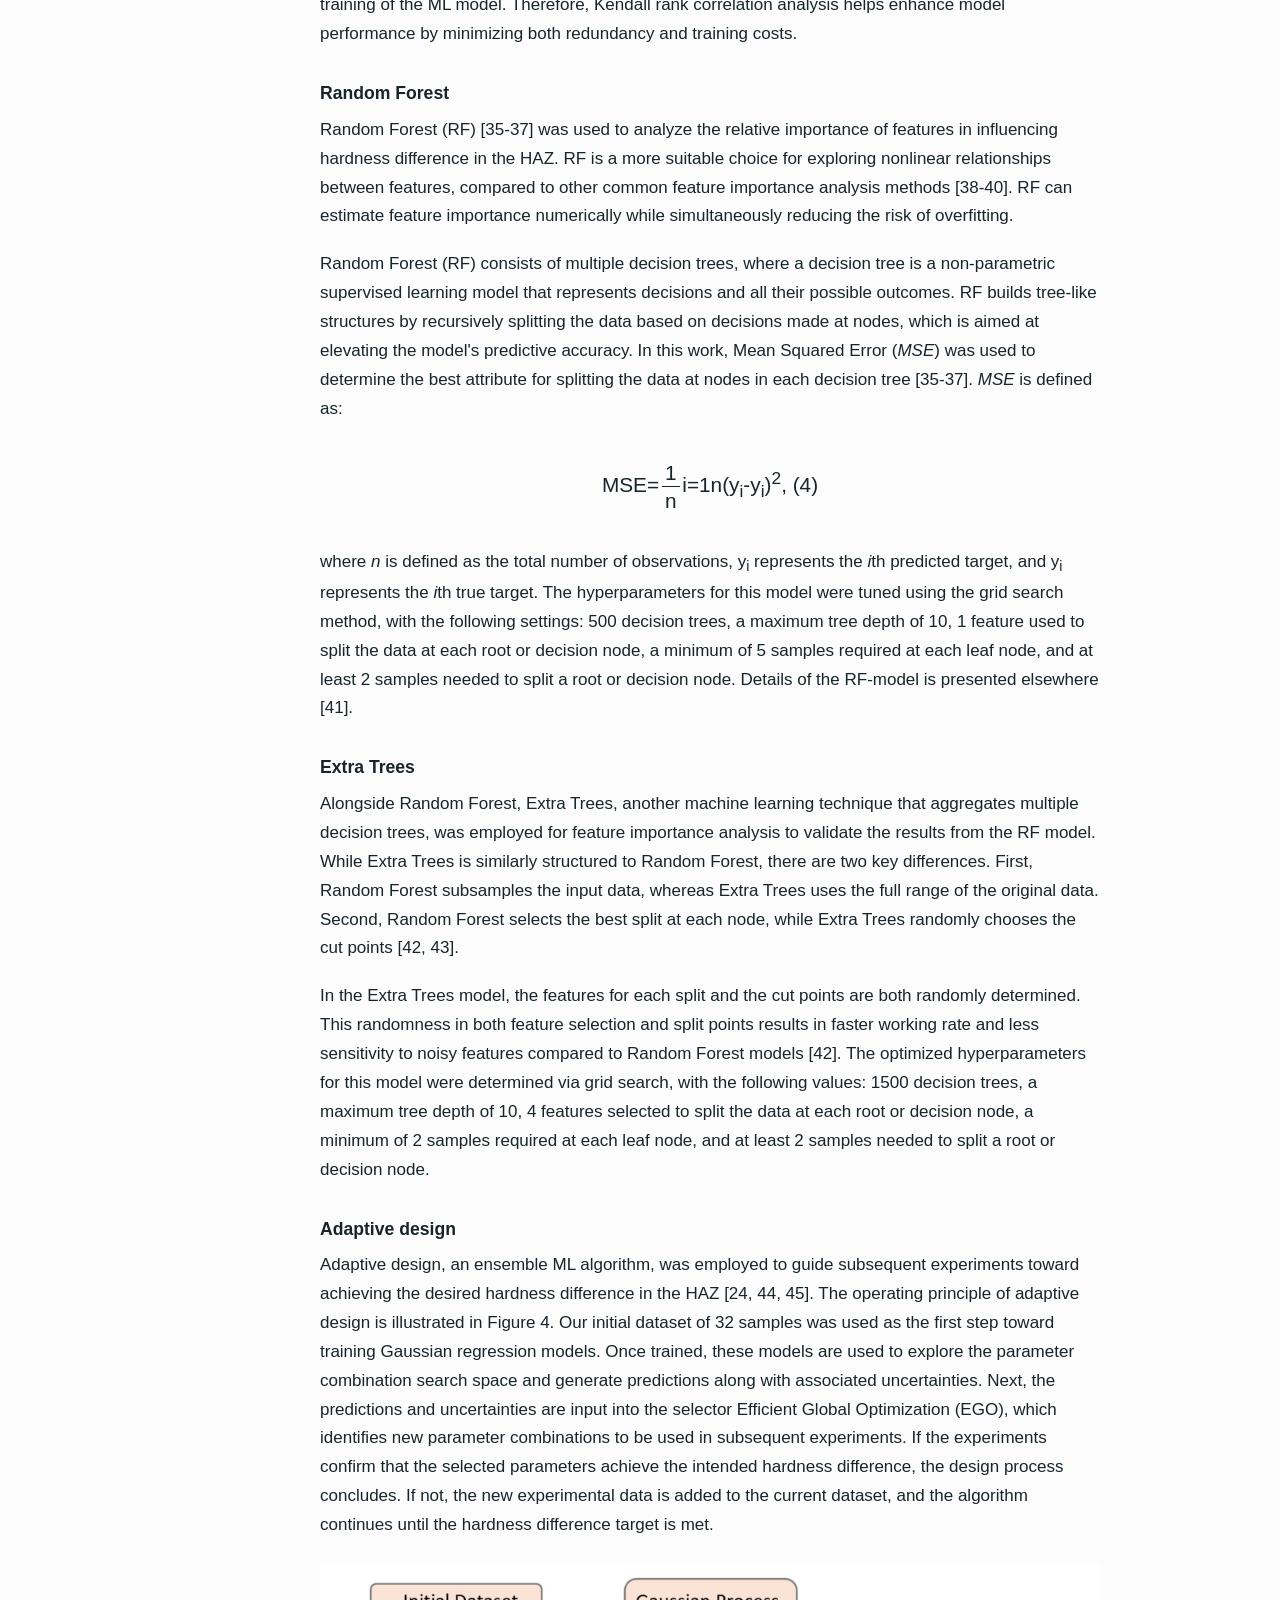
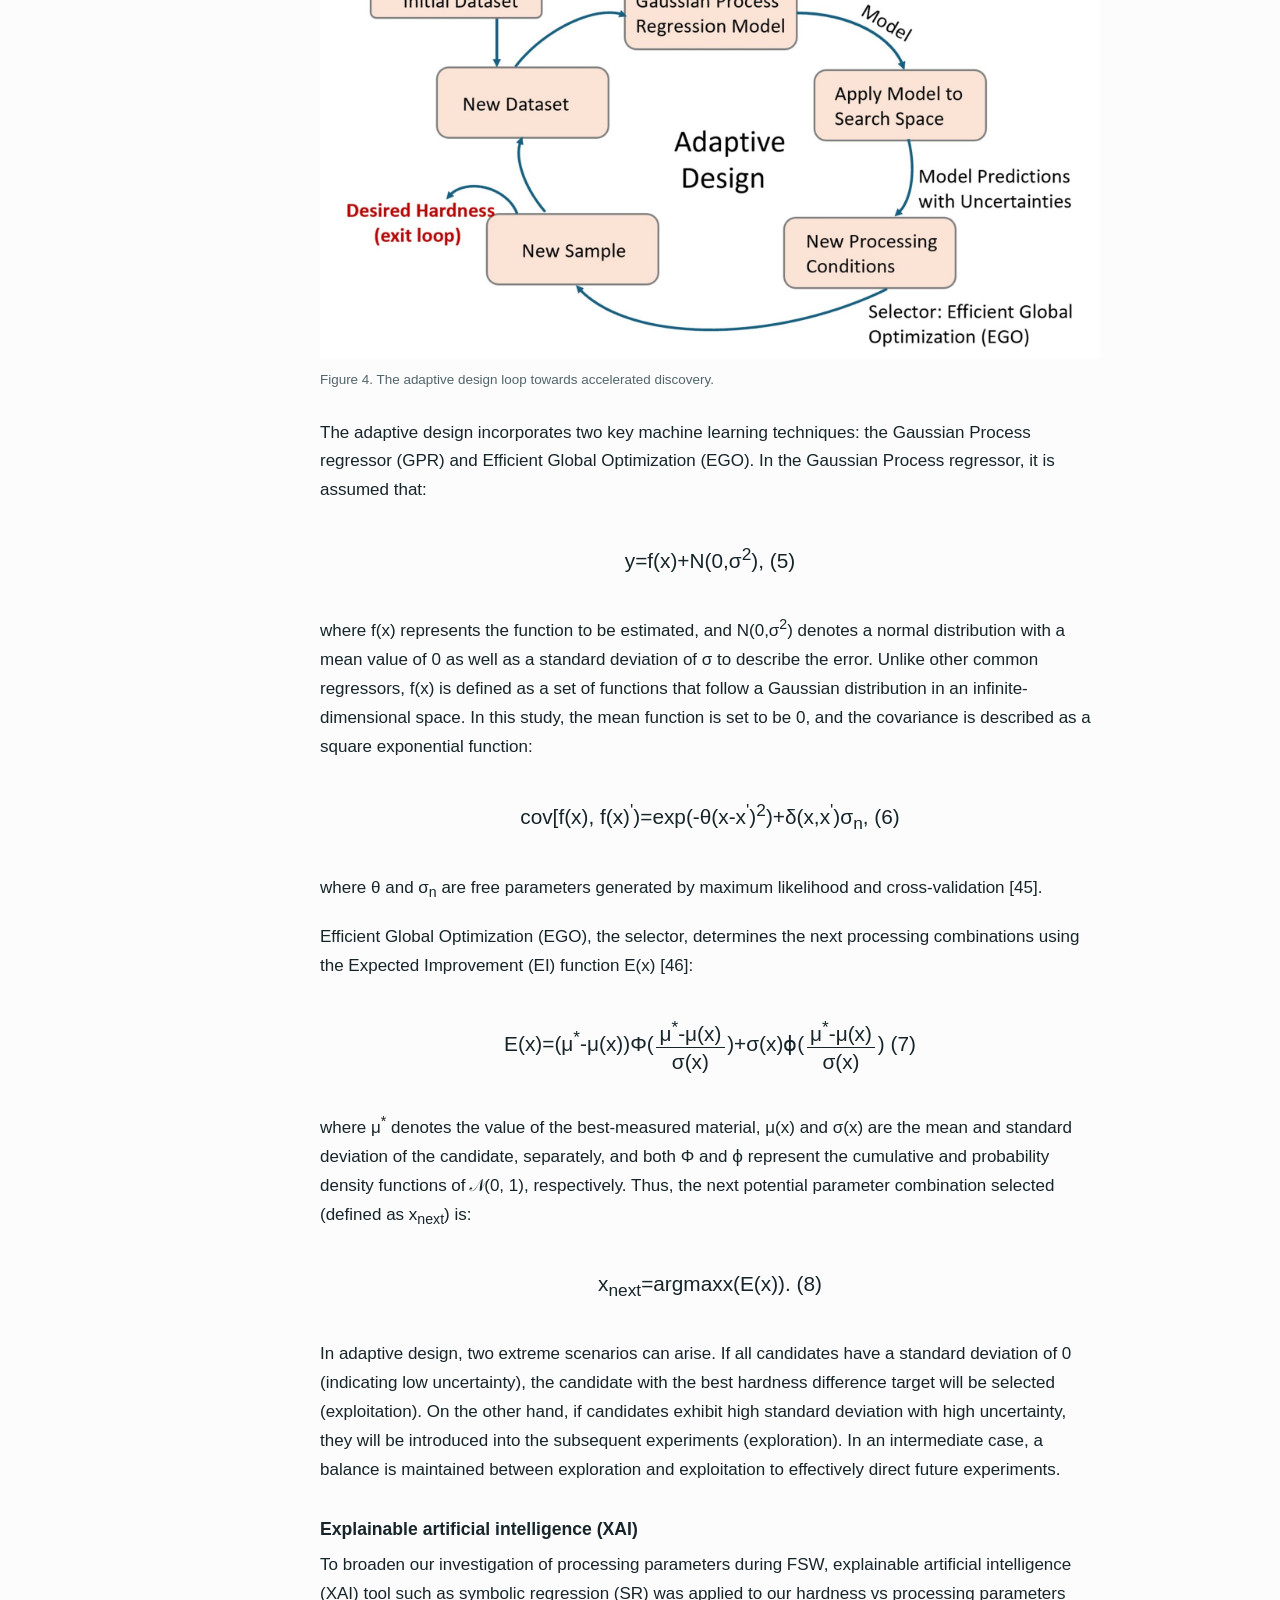
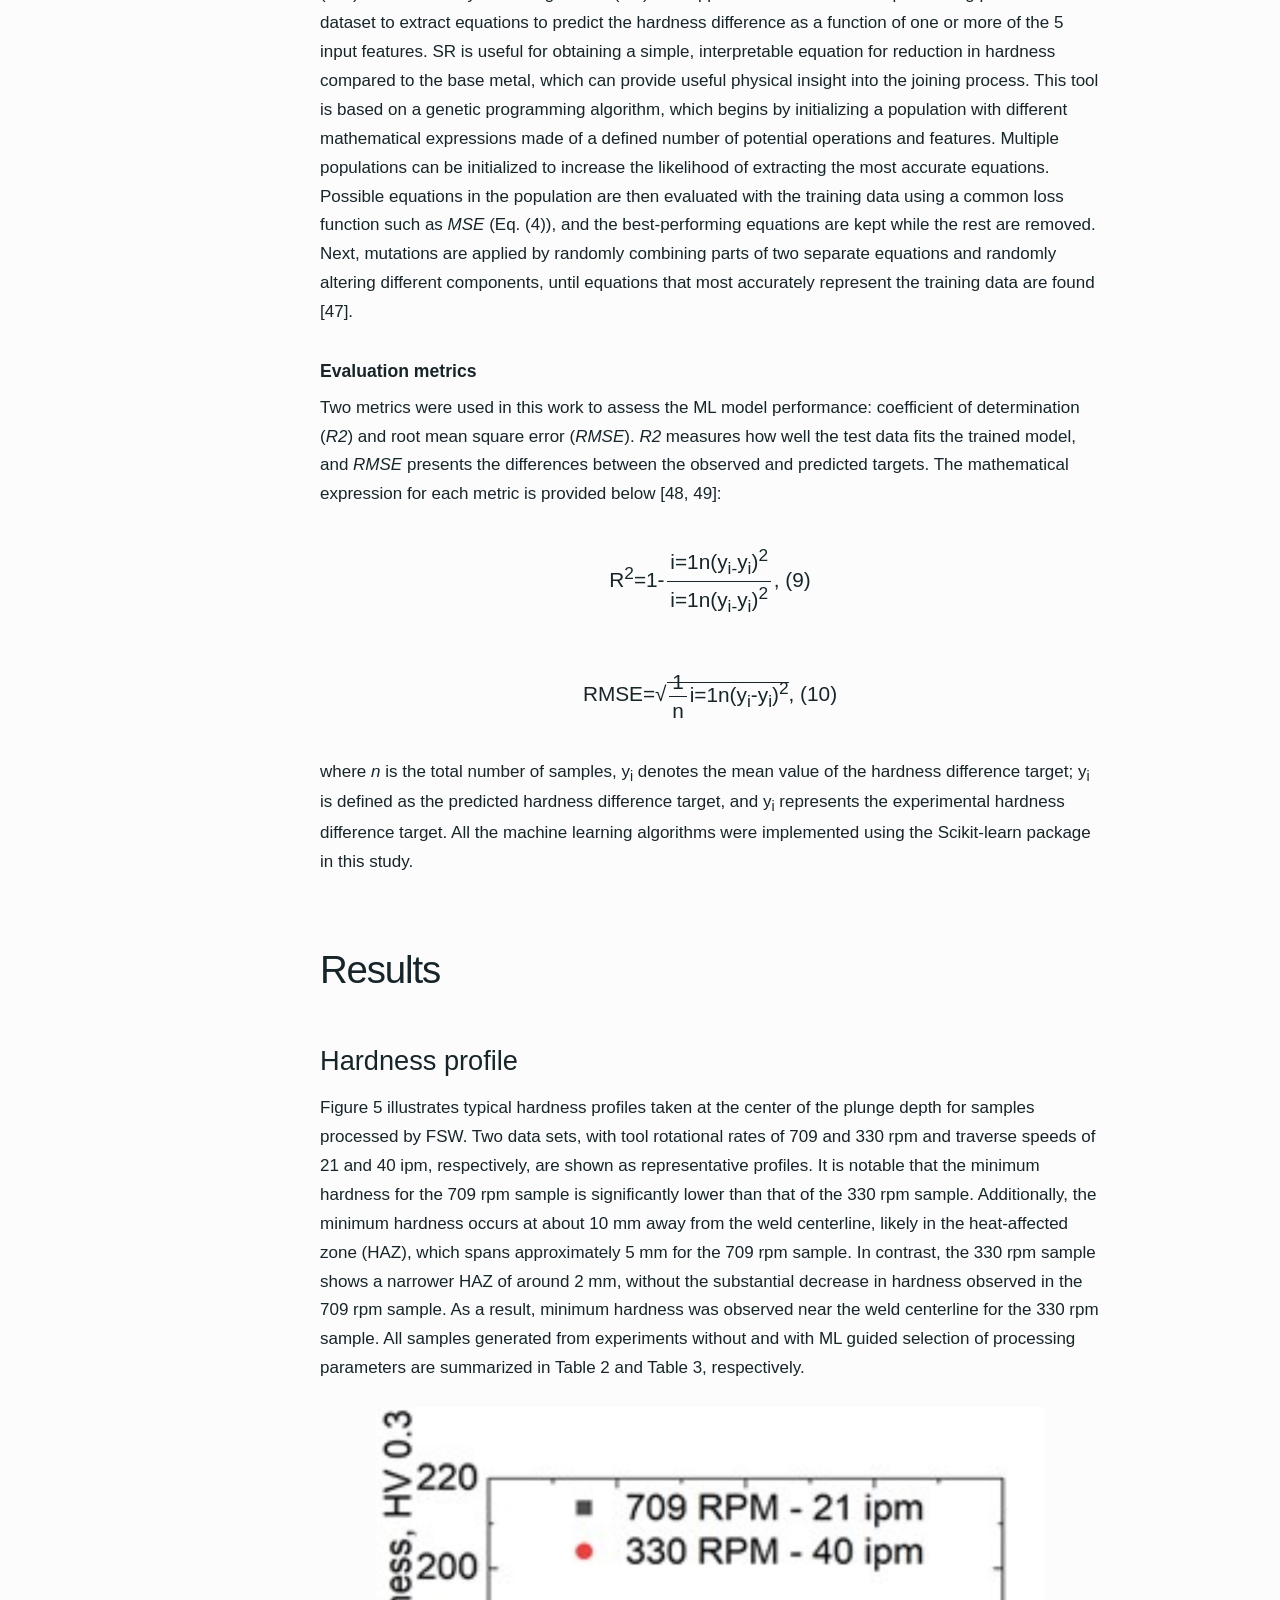
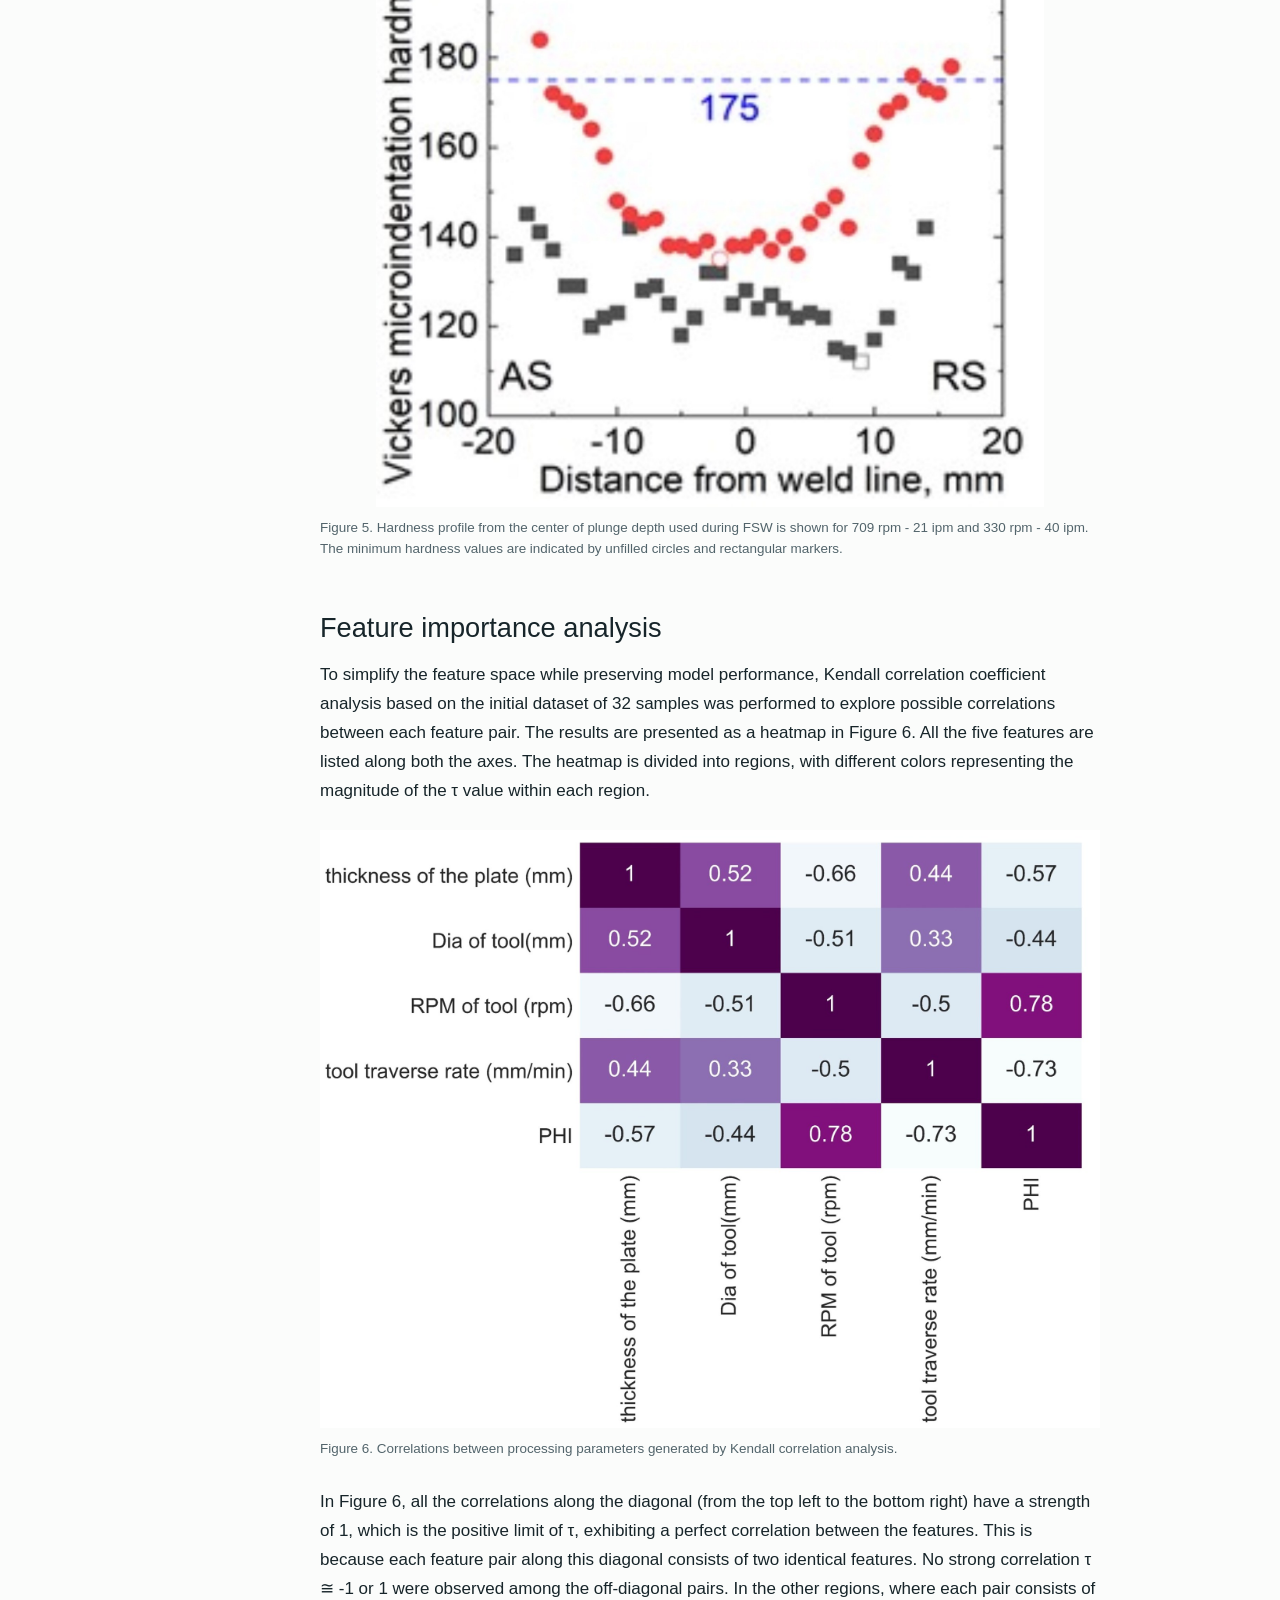
<file: welding-paper.html>
<!doctype html>
<html lang="en">
<head>
  <meta charset="utf-8"><meta name="viewport" content="width=device-width,initial-scale=1">
  <meta name="description" content="Full welding and machine learning research manuscript by Benjamin Rhoads and collaborators.">
  <title>A machine learning approach to mitigating hardness degradation in the heat-affected zone of AA7075-T6 alloy | Benjamin Rhoads</title>
  <link rel="stylesheet" href="style.css?v=20260922-figure-spacing">
</head>
<body>
  <a class="skip-link" href="#main">Skip to content</a>
  <header class="site-header"><div class="wrap header-inner"><a class="brand" href="index.html">Benjamin Rhoads</a><nav aria-label="Main navigation"><a href="index.html">Home</a><a href="publications.html">Publications</a><a href="projects.html">Projects</a></nav></div></header>
  <main id="main" class="wrap paper-layout">
    <aside class="paper-sidebar" aria-label="Article navigation"><p class="eyebrow">On this page</p><a href="#abstract">Abstract</a><a href="#introduction">Introduction</a><a href="#methodology">Methodology</a><a href="#results">Results</a><a href="#conclusions">Conclusions</a><a href="#references">References</a><a href="#supplemental">Supplemental</a></aside>
    <article class="paper">
      <div class="paper-top"><p class="eyebrow">Publication · Materials Today Communications · 2025</p><h1>A machine learning approach to mitigating hardness degradation in the heat-affected zone of AA7075-T6 alloy</h1><p class="authors">Yizhou Lu · Shubhrodev Bhowmik · Benjamin Rhoads · Nilesh Kumar · Samrat Choudhury</p><p class="journal"><em>Materials Today Communications</em> 46, 112689 · DOI: 10.1016/j.mtcomm.2025.112689</p><div class="actions"><a class="button" href="https://doi.org/10.1016/j.mtcomm.2025.112689" target="_blank" rel="noopener noreferrer">Read published article ↗</a></div></div>
      <section class="abstract"><h2 id="abstract">Abstract</h2>
<p>Friction stir welding of precipitation-strengthened aluminum alloys presents a significant hardness difference between the heat-affected zone (HAZ) and the base metal (BM). A wide range of processing, materials, machine and tool parameters (such as tool rotational rate, tool traverse speed, and tool geometry, especially shoulder diameter), are known to affect the HAZ hardness, making it difficult to navigate the vast combinatorial parameter search space for optimum HAZ hardness. In this study, machine learning (ML) techniques were applied to identify the key processing parameters that affect the hardness difference between the HAZ and BM in AA7075-T6 alloy. Later, an adaptive design strategy was implemented to iteratively determine the optimal combination of processing parameters needed to obtain a targeted hardness difference in the HAZ. Initial data was collected from our random experiments as well as data within reported literature. The initial dataset was then used to train adaptive design tools, and the ML predicted processing parameters were validated via subsequent experiments. It was demonstrated that the ML-guided approach required the generation of only six experimental data points to attain a hardness difference of 41.00 HV 0.3 in the HAZ, compared to trial-and-error based conventional method in which 32 data points were needed to obtain a HAZ hardness difference of 42.00 HV 0.3, thereby significantly increasing the efficiency of process optimization for a targeted mechanical property. Finally, high fidelity mathematical equations were extracted from the data to predict hardness difference in the HAZ as a function of processing parameters using explainable artificial intelligence.</p></section>
<p class="journal"><strong>Keywords: </strong><em>Friction Stir Welding (FSW); AA7075-T6 aluminum alloy; optimization; Machine Learning (ML)</em></p>
<h2 id="introduction">Introduction</h2>
<p>The Welding Institute (TWI) in the United Kingdom developed a solid-state joining method known as Friction Stir Welding (FSW) in 1991, which was initially used for aluminum alloys. In its simplest form, a non-consumable rotating tool is inserted into the adjoining edges of the sheets or plates to be joined and moved along the joint line. The tool serves two main functions: (i) heating of the workpiece through the friction between the tool and the workpiece in addition to adiabatic plastic deformation, and (ii) facilitating material flow in the welded region to form the joint. This localized heating softens the material surrounding the tool, and the combination of tool rotation and movement causes the material to move from the front of the pin to the back. The entire process of joining takes place below the melting temperature of the materials used, and results in a ‘solid state’ joint [1]. Mishra et al. developed Friction Stir Processing (FSP) as a universal tool for modifying microstructures, based on the fundamental principles of FSW. In this approach, a rotating tool is inserted into a single-piece workpiece to induce localized microstructural changes to enhance specific properties [2,3]. A schematic diagram of FSW is shown in Fig. 1. FSW is an alternative solution to fusion welding which causes common defects like porosity, hot cracking, and reduced strength in welded areas. This alternative is particularly advantageous for high-strength aluminum alloys (such as the 7xxx series) [3,4]. Aluminum 7075 (AA7075) is one such alloy, which is increasingly valued in both the aerospace and automotive industries for its lightweight properties and excellent mechanical performance. In fact, AA7075 is often comparable to properties of some low-grade steels [5–8]. Its composition consists of Al, 5.1–6.1 % Mg, 2.1–2.5 % Zn, and 1.2–1.6 % Cu, alongside trace elements like Fe, Si, Mn, Ti, and Cr [9]. AA7075 achieves its high strength through the presence of η′ precipitates, which restrict dislocation movement [10–12].</p>
<figure id="figure-1"><img src="assets/welding/figure-1.jpg" width="2000" height="1361" alt="Figure 1 from the welding study" loading="lazy"><figcaption>Figure 1. (a) A schematic illustration of the FSW setup is shown. Additionally, (b) presents the various microstructural zones seen on the transverse cross-section of the weld, which develops following the processing, highlighting the distinct areas affected by FSW.</figcaption></figure>
<p>Microstructural analysis reveals three distinct regions following a typical FSW: the stirred zone (SZ), thermo-mechanically affected zone (TMAZ), and heat-affected zone (HAZ), each impacting weld properties differently. In the SZ, intense friction and plastic deformation result in a fine-grained, recrystallized structure, alongside precipitate dissolution and coarsening [13, 14], generally resulting in reduced hardness relative to the base metal for precipitation-strengthening alloys. The TMAZ is a highly deformed zone exposed to significant heat but not enough for complete recrystallization and some precipitate dissolution or reprecipitation in precipitation strengthened systems [15]. The HAZ, however, experiences only thermal exposure, and therefore retains the grain structure of the parent material. For precipitation-strengthened alloys such as AA7075, the η&#x27; precipitates in the HAZ coarsen due to thermal exposure during FSW, which can reduce hardness and tensile strength in this zone [1], making the HAZ the softest region.  Post-weld heat treatments can increase hardness in the SZ and TMAZ through the nucleation of fine precipitates, although hardness recovery in the HAZ is more challenging due to overaging effects [16]. Optimizing FSW/P parameters like tool rotation speed and traverse speed can limit softening in the HAZ by controlling heat input and thus reducing precipitate overaging.</p>
<p>Based on domain knowledge and published results, the hardness in the HAZ is influenced by significantly large number of welding parameters related to the tool (shoulder diameter, pin diameter, pin length, tool geometry, and tool materials etc.), the machine (ex. backing plate, tool traverse speed, tool rotation rate, and tool tilt angle etc.), and the workpiece ( width, length, thickness, and chemistry etc.), just to name a few. These processing parameters impact the thermal profile experienced by the joint during FSW. For example, higher tool rotation rates, when other welding parameters remain the same, can lead to higher peak temperatures in the joints, resulting in larger average grain sizes and consequently lower hardness at the joint [17]. Other parameters can be varied to optimize hardness or strength in the HAZ. However, determining the optimal combination of processing parameters to improve the hardness in the HAZ experimentally is a complex, time-consuming, and expensive process due to the vast number of possible parameter combinations.</p>
<p>To accelerate the search for the optimal parameter combinations for a desired hardness condition in the HAZ, this work employs machine learning approach. Machine learning is a rapidly growing field that uses mathematical models and algorithms to make decisions with high fidelity. ML has been applied across various engineering and scientific disciplines over the past few decades [18-20]. ML tools can greatly accelerate the determination of the necessary processing parameters, a process that was previously not possible without them. By effectively revealing hidden relationships between processing parameters and properties, these tools can drastically reduce the time required to identify the optimal set of parameters for desired properties, which is vital for enhancing hardness at the joint in the study of FSW.</p>
<p>ML has already been applied in FSW as reported in previously reported literatures [21-23]. One approach involved using a convolutional neural network with data from cameras that capture top and side views of the welded region to detect defects during FSW [21]. In addition to the experiments, ML was also integrated with finite element methods (FEM), a modeling technique, to tailor FEM to real-world FSW conditions by predicting the adjustable parameters [22]. However, previous attempts to predict joint strength using ML models were not very successful due to insufficient data for training and testing the models [23]. In this study, an informatics-based adaptive design strategy (an ML algorithm) was employed to iteratively guide subsequent experiments in the search for optimal parameter combinations to obtain target HAZ hardness in AA7075-T6 plates during FSW/P. The objective was to maximize the lowest hardness in the welded region, thereby minimizing hardness variation across the region enhancing the stability of welded samples. The novelty of this approach is that it requires generating only a subset of data to achieve target hardness in the welded region. Similar adaptive design strategy was previously adopted to predict the exact composition of a very complex multi-component (Ti50.0Ni46.7Cu0.8Fe2.3Pd0.2) shape memory alloy with a targeted thermal hysteresis property [24]. To arrive at the alloy composition, it was reported that only 36 machine learning predicted compositions were synthesized from a potential list of ~800,000.</p>
<p>To reduce experimental time and cost, a dataset combining hardness and processing parameter /feature data obtained from both previously reported literature and our experiments were compiled for further ML analysis. Using ML, feature importance analysis was conducted to assess the significance of each parameter in controlling the hardness difference in the HAZ. In this context hardness difference is the difference in minimum hardness in the HAZ and base metal (BM). Additionally, an adaptive design approach was used to predict the optimal parameter combinations for a targeted hardness difference in the HAZ, and the predictions were later experimentally validated. Finally, an equation linking between processing parameters and hardness difference in the HAZ was derived using explainable artificial intelligence approach.</p>
<h2 id="methodology">Methodology</h2>
<h3 id="material-and-experiments">Material and experiments</h3>
<h4 id="aluminum-7075-plate">Aluminum 7075 plate</h4>
<p>Rolled Aluminum 7075 plates with a thickness of 6.35 mm were procured from McMaster-Carr, in peak-aged T651 condition. A section of the plate measuring 12 inches in length and width was then cut into 6-in. (L) x 4-in. (W) pieces by wire-EDM. These smaller sections were subsequently used for bead-on-plate type FSW.</p>
<h4 id="friction-stir-welding-fsw">Friction Stir Welding (FSW)</h4>
<p>FSW was conducted using an RM7 series machine from Bond Technologies. Processing parameters utilized in our experiments include a range of tool rotational rates (200–1400 rpm, rpm referring to rotation per minute) and traverse speeds (20–60 ipm, ipm referring to inches per minute). The tool was rotated counterclockwise, and the total length of processing was 100 mm. During FSW, a tilt angle of -1.5°, a plunge speed of 5 mm/min, and plunge depths between 4.3–5.1 mm were maintained. Adjustments in plunge depth helped achieve defect-free processing across different tool rotational rates and traverse speeds. Figure 2 illustrates the pin and tool geometry for FSW, with specific details provided in Table 1.</p>
<figure id="figure-2"><img src="assets/welding/figure-2.jpg" width="2000" height="699" alt="Figure 2 from the welding study" loading="lazy"><figcaption>Figure 2. Tool pin (a) and tool assembly (b) are shown. The tool pin is prepared from H13 tool steel.</figcaption></figure>
<div class="table-scroll"><table><caption>Table 1: Details of the tool material and its geometry</caption><tbody><tr><th></th><th></th><th colspan="2">Pin diameter</th><th></th><th colspan="2"></th></tr><tr><th>Tool material</th><th>Pin height (mm)</th><th>Near the tip of the tool, mm</th><th>Near the root of the pin, mm</th><th>Shoulder diameter, mm</th><th>Pin profile</th><th>Shoulder profile</th></tr><tr><td>H13 tool steel (hardened)</td><td>4.45</td><td>3.72</td><td>8.97</td><td>24</td><td>Truncated conical with threads</td><td>Scrolled</td></tr><tr><td>H13 tool steel (hardened)</td><td>5.01</td><td>4.10</td><td>5.95</td><td>18</td><td>Threaded pin with flutes</td><td>Feature less</td></tr></tbody></table></div>
<h4 id="vickers-microindentation-hardness">Vickers microindentation hardness</h4>
<p>A cross-section was obtained by cutting the processed region with wire-EDM along transverse direction at approximately the midpoint (see Figure 3(a)), resulting in a sample measuring 1.45 inches in length (along the transverse direction) and 0.2 inches in width (along the  thickness direction). A picture of the sample mounted in the acrylic mount is shown in Figure 3(b). The sample was mounted using a cold-mounting mixture of acrylic powder and hardener. Mechanical polishing was then performed, with silicon carbide (SiC) papers from 600 to 800 grit and followed by a diamond polishing solution ranging from 3 μm to 1 μm. The final polishing stage involved a 0.05 μm alumina polish for about three minutes. Vickers microindentation hardness was performed using a CLEMEX automatic microindentation hardness tester using a load of 300 g with a dwell time of 10 s. During hardness testing, measurements were recorded at approximately 33 points along the length and 12 points across the width. A hardness profile (provided in a subsequent section) along the middle of the plunge depth was used to determine the minimum hardness, with the base metal hardness set at 175 HV 0.3 as a reference point [25].</p>
<figure id="figure-3"><img src="assets/welding/figure-3.jpg" width="2000" height="606" alt="Figure 3 from the welding study" loading="lazy"><figcaption>Figure 3. The bead-on-plate friction stir welded region is displayed for 300 rpm tool rotation rate and 22 ipm traverse speed with 5.1 mm plunge depth, highlighting the area selected for hardness testing (a). Additionally, the cross-sectional area used for hardness measurement is illustrated in (b).</figcaption></figure>
<h3 id="machine-learning-approach">Machine learning approach</h3>
<h4 id="data-collection">Data collection</h4>
<p>In this study, the dataset used for ML models include samples from both our experiments and a literature survey. For analyzing feature importance and initializing the adaptive design, 20 samples were collected from our random experiments (in which processing parameters were chosen without guidance from ML), using the materials and methods discussed in Section 2.1 (see Table 2). Additionally, 12 samples were obtained from literature, after validating the compatibility of each with the dataset to enhance and to reduce the experimental cost of data collection (see Table 2).</p>
<div class="table-scroll"><table><caption>Table 2: Hardness and FSW processing parameters collected from our random experiments (*) and literature survey.</caption><tbody><tr><th>Sample number</th><th>Plate thickness, mm</th><th>Shoulder diameter, mm</th><th>Tool rotational rate, rpm</th><th>Tool Traverse speed, ipm</th><th>Minimum hardness, HV 0.3</th><th>Hardness difference with BM, HV 0.3</th></tr><tr><td>1*</td><td>6.35</td><td>24.00</td><td>300.00</td><td>18.00</td><td>116.00</td><td>59.00</td></tr><tr><td>2*</td><td>6.35</td><td>24.00</td><td>300.00</td><td>20.00</td><td>120.00</td><td>55.00</td></tr><tr><td>3*</td><td>6.35</td><td>24.00</td><td>300.00</td><td>22.00</td><td>127.00</td><td>48.00</td></tr><tr><td>4*</td><td>6.35</td><td>24.00</td><td>330.00</td><td>40.00</td><td>130.00</td><td>45.00</td></tr><tr><td>5*</td><td>6.35</td><td>24.00</td><td>400.00</td><td>26.00</td><td>133.00</td><td>42.00</td></tr><tr><td>6*</td><td>6.35</td><td>24.00</td><td>400.00</td><td>30.00</td><td>122.00</td><td>53.00</td></tr><tr><td>7*</td><td>6.35</td><td>24.00</td><td>400.00</td><td>34.00</td><td>125.00</td><td>50.00</td></tr><tr><td>8*</td><td>6.35</td><td>24.00</td><td>406.00</td><td>23.60</td><td>120.00</td><td>55.00</td></tr><tr><td>9*</td><td>6.35</td><td>24.00</td><td>500.00</td><td>20.00</td><td>120.00</td><td>55.00</td></tr><tr><td>10*</td><td>6.35</td><td>24.00</td><td>500.00</td><td>24.00</td><td>120.00</td><td>55.00</td></tr><tr><td>11*</td><td>6.35</td><td>24.00</td><td>709.00</td><td>21.39</td><td>112.00</td><td>63.00</td></tr><tr><td>12*</td><td>12.50</td><td>24.00</td><td>801.00</td><td>19.65</td><td>115.00</td><td>60.00</td></tr><tr><td>13*</td><td>12.50</td><td>24.00</td><td>1323.00</td><td>32.00</td><td>132.00</td><td>43.00</td></tr><tr><td>14*</td><td>12.50</td><td>18.00</td><td>300.00</td><td>34.00</td><td>114.00</td><td>61.00</td></tr><tr><td>15*</td><td>12.50</td><td>18.00</td><td>699.00</td><td>17.00</td><td>125.00</td><td>50.00</td></tr><tr><td>16*</td><td>12.50</td><td>18.00</td><td>700.00</td><td>34.00</td><td>118.00</td><td>57.00</td></tr><tr><td>17*</td><td>12.50</td><td>18.00</td><td>796.00</td><td>13.25</td><td>119.00</td><td>56.00</td></tr><tr><td>18*</td><td>12.50</td><td>18.00</td><td>849.00</td><td>18.20</td><td>123.00</td><td>52.00</td></tr><tr><td>19*</td><td>12.50</td><td>18.00</td><td>897.00</td><td>13.32</td><td>121.00</td><td>54.00</td></tr><tr><td>20*</td><td>12.50</td><td>18.00</td><td>928.00</td><td>17.10</td><td>122.00</td><td>53.00</td></tr><tr><td>21[26]</td><td>12.50</td><td>31.21</td><td>300.00</td><td>5.91</td><td>91.92</td><td>83.08</td></tr><tr><td>22[26]</td><td>12.50</td><td>31.21</td><td>300.00</td><td>5.91</td><td>91.20</td><td>83.80</td></tr><tr><td>23[27]</td><td>6.35</td><td>18.00</td><td>600.00</td><td>3.00</td><td>84.91</td><td>90.09</td></tr><tr><td>24[28]</td><td>5.00</td><td>15.00</td><td>1000.00</td><td>13.78</td><td>117.77</td><td>57.23</td></tr><tr><td>25[29]</td><td>5.00</td><td>6.55</td><td>1000.00</td><td>1.18</td><td>103.48</td><td>71.52</td></tr><tr><td>26[30]</td><td>5.00</td><td>20.00</td><td>1000.00</td><td>1.57</td><td>95.50</td><td>79.50</td></tr><tr><td>27[30]</td><td>5.00</td><td>20.00</td><td>1000.00</td><td>3.15</td><td>108.54</td><td>66.46</td></tr><tr><td>28[30]</td><td>5.00</td><td>20.00</td><td>1200.00</td><td>1.57</td><td>91.00</td><td>84.00</td></tr><tr><td>29[31]</td><td>5.00</td><td>18.00</td><td>1250.00</td><td>1.24</td><td>106.10</td><td>68.90</td></tr><tr><td>30[30]</td><td>5.00</td><td>20.00</td><td>1300.00</td><td>1.57</td><td>92.00</td><td>83.00</td></tr><tr><td>31[29]</td><td>5.00</td><td>6.55</td><td>1500.00</td><td>1.18</td><td>103.48</td><td>71.52</td></tr><tr><td>32[29]</td><td>5.00</td><td>6.55</td><td>1500.00</td><td>1.97</td><td>109.11</td><td>65.89</td></tr></tbody></table></div>
<p>Each sample includes five processing parameters: plate thickness (mm), tool traverse speed (ipm), tool rotational rate (rpm), tool diameter (mm), and pseudo heat index (PHI, rpm²/ipm). All the processing parameters were determined based on domain knowledge and experimental empirical data. Among these parameters, plate thickness refers to the thickness of the sample being welded, tool traverse rate indicates the speed at which the welding tool moves along the joint line, tool rotational rate describes the rate of the tool&#x27;s rotations, and tool diameter is recorded by measuring the size of the tool&#x27;s shoulder. In contrast to these parameters, pseudo heat index (PHI) is a function of two independent parameters:</p>
<div class="equation"><span class="math">PHI=<span class="fraction"><span>w<sup>2</sup></span><span>v</span></span>,          (1)  </span></div>
<p>where <span class="math">w</span> is the tool rotational rate of the tool; and <span class="math">v</span> denotes the tool traverse speed. PHI can be considered as a simple heat input metric to predict the heat generated during FSW [32]. Instead of the hardness at the HAZ, in this work we used the hardness difference as the target for ML predictions.</p>
<h4 id="data-preprocessing">Data preprocessing</h4>
<p>In this work, the dataset collected in Table 2 includes multiple processing parameters with different units and ranges, which could interfere with the ML model&#x27;s ability to accurately learn the relationship between processing parameters and targeted hardness. To mitigate this, data scaling was applied to reduce the bias introduced by variations in units and ranges during model training. In this study, the data was scaled using the standardization method, expressed as [33]:</p>
<div class="equation"><span class="math">x<sub>new</sub>=<span class="fraction"><span>x-μ</span><span>σ</span></span>,          (2)</span></div>
<p>where <span class="math">x<sub>new</sub></span> represents the data after scaling; <span class="math">x</span> denotes defined as original data, <span class="math">μ</span> is mean value within the feature, and <span class="math">σ</span> is defined as standard deviation within the feature.</p>
<h4 id="kendall-rank-correlation">Kendall rank correlation</h4>
<p>Too many features can complicate the trained ML model and make it computationally expensive. To address this potential issue, Kendall rank correlation analysis was used to evaluate the correlation between each pair of features, possibly helping to reduce the dimensionality of the input feature space. The formula for calculating the Kendall correlation coefficient (<span class="math">τ</span>) is:</p>
<div class="equation"><span class="math">τ=<span class="fraction"><span>n<sub>C</sub>-n<sub>D</sub></span><span>n(n-1)/2</span></span>,          (3)</span></div>
<p>where <span class="math">n<sub>C</sub></span> is the number of concordant pairs, <span class="math">n<sub>D</sub></span> is defined as the number of discordant pairs, and <em>n </em>denotes the total number of pairs [34]. The Kendall correlation coefficient (<span class="math">τ</span>) is a metric that ranges from -1 to 1. <span class="math">τ</span> values of 1 and -1, indicating a strong positive and negative relationship, respectively, Additionally, a Kendall correlation of 0 represents no relationship. When the coefficient between two features is very strong, either positively or negatively, it suggests that the two features are highly correlated. In such cases, one of the features may be removed, as they contribute similarly during training of the ML model. Therefore, Kendall rank correlation analysis helps enhance model performance by minimizing both redundancy and training costs.</p>
<h4 id="random-forest">Random Forest</h4>
<p>Random Forest (RF) [35-37] was used to analyze the relative importance of features in influencing hardness difference in the HAZ. RF is a more suitable choice for exploring nonlinear relationships between features, compared to other common feature importance analysis methods [38-40]. RF can estimate feature importance numerically while simultaneously reducing the risk of overfitting.</p>
<p>Random Forest (RF) consists of multiple decision trees, where a decision tree is a non-parametric supervised learning model that represents decisions and all their possible outcomes. RF builds tree-like structures by recursively splitting the data based on decisions made at nodes, which is aimed at elevating the model&#x27;s predictive accuracy. In this work, Mean Squared Error (<em>MSE</em>) was used to determine the best attribute for splitting the data at nodes in each decision tree [35-37]. <em>MSE</em> is defined as:</p>
<div class="equation"><span class="math">MSE=<span class="fraction"><span>1</span><span>n</span></span>i=1n(y<sub>i</sub>-y<sub>i</sub>)<sup>2</sup>,          (4)</span></div>
<p>where <em>n </em>is defined as the total number of observations,  <span class="math">y<sub>i</sub></span> represents the <em>i</em>th predicted target, and <span class="math">y<sub>i</sub></span> represents the <em>i</em>th true target. The hyperparameters for this model were tuned using the grid search method, with the following settings: 500 decision trees, a maximum tree depth of 10, 1 feature used to split the data at each root or decision node, a minimum of 5 samples required at each leaf node, and at least 2 samples needed to split a root or decision node. Details of the RF-model is presented elsewhere [41].</p>
<h4 id="extra-trees">Extra Trees</h4>
<p>Alongside Random Forest, Extra Trees, another machine learning technique that aggregates multiple decision trees, was employed for feature importance analysis to validate the results from the RF model. While Extra Trees is similarly structured to Random Forest, there are two key differences. First, Random Forest subsamples the input data, whereas Extra Trees uses the full range of the original data.  Second, Random Forest selects the best split at each node, while Extra Trees randomly chooses the cut points [42, 43].</p>
<p>In the Extra Trees model, the features for each split and the cut points are both randomly determined. This randomness in both feature selection and split points results in faster working rate and less sensitivity to noisy features compared to Random Forest models [42]. The optimized hyperparameters for this model were determined via grid search, with the following values: 1500 decision trees, a maximum tree depth of 10, 4 features selected to split the data at each root or decision node, a minimum of 2 samples required at each leaf node, and at least 2 samples needed to split a root or decision node.</p>
<h4 id="adaptive-design">Adaptive design</h4>
<p>Adaptive design, an ensemble ML algorithm, was employed to guide subsequent experiments toward achieving the desired hardness difference in the HAZ [24, 44, 45]. The operating principle of adaptive design is illustrated in Figure 4. Our initial dataset of 32 samples was used as the first step toward training Gaussian regression models. Once trained, these models are used to explore the parameter combination search space and generate predictions along with associated uncertainties. Next, the predictions and uncertainties are input into the selector Efficient Global Optimization (EGO), which identifies new parameter combinations to be used in subsequent experiments. If the experiments confirm that the selected parameters achieve the intended hardness difference, the design process concludes. If not, the new experimental data is added to the current dataset, and the algorithm continues until the hardness difference target is met.</p>
<figure id="figure-4"><img src="assets/welding/figure-4.jpg" width="2000" height="1012" alt="Figure 4 from the welding study" loading="lazy"><figcaption>Figure 4. The adaptive design loop towards accelerated discovery.</figcaption></figure>
<p>The adaptive design incorporates two key machine learning techniques: the Gaussian Process regressor (GPR) and Efficient Global Optimization (EGO). In the Gaussian Process regressor, it is assumed that:</p>
<div class="equation"><span class="math">y=f(x)+N(0,σ<sup>2</sup>),          (5)</span></div>
<p>where <span class="math">f(x)</span> represents the function to be estimated, and <span class="math">N(0,σ<sup>2</sup>)</span> denotes a normal distribution with a mean value of 0 as well as a standard deviation of <span class="math">σ</span> to describe the error. Unlike other common regressors, <em> </em><span class="math">f(x)</span><em> </em>is defined as a set of functions that follow a Gaussian distribution in an infinite-dimensional space. In this study, the mean function is set to be 0, and the covariance is described as a square exponential function:</p>
<div class="equation"><span class="math">cov[f(x), f(x)<sup>&#x27;</sup>)=exp(-θ(x-x<sup>&#x27;</sup>)<sup>2</sup>)+δ(x,x<sup>&#x27;</sup>)σ<sub>n</sub>,          (6)</span></div>
<p>where <span class="math">θ</span> and <span class="math">σ<sub>n</sub></span> are free parameters generated by maximum likelihood and cross-validation [45].</p>
<p>Efficient Global Optimization (EGO), the selector, determines the next processing combinations using the Expected Improvement (EI) function <span class="math">E(x)</span> [46]:</p>
<div class="equation"><span class="math">E(x)=(μ<sup>*</sup>-μ(x))Φ(<span class="fraction"><span>μ<sup>*</sup>-μ(x)</span><span>σ(x)</span></span>)+σ(x)ϕ(<span class="fraction"><span>μ<sup>*</sup>-μ(x)</span><span>σ(x)</span></span>)          (7)</span></div>
<p>where <span class="math">μ<sup>*</sup></span> denotes the value of the best-measured material, <span class="math">μ(x)</span> and <span class="math">σ(x)</span> are the mean and standard deviation of the candidate, separately, and both <span class="math">Φ</span> and <span class="math">ϕ</span> represent the cumulative and probability density functions of 𝒩(0, 1), respectively. Thus, the next potential parameter combination selected (defined as <span class="math">x<sub>next</sub>)</span> is:</p>
<div class="equation"><span class="math">x<sub>next</sub>=argmaxx(E(x)).         (8)</span></div>
<p>In adaptive design, two extreme scenarios can arise. If all candidates have a standard deviation of 0 (indicating low uncertainty), the candidate with the best hardness difference target will be selected (exploitation). On the other hand, if candidates exhibit high standard deviation with high uncertainty, they will be introduced into the subsequent experiments (exploration). In an intermediate case, a balance is maintained between exploration and exploitation to effectively direct future experiments.</p>
<h4 id="explainable-artificial-intelligence-xai">Explainable artificial intelligence (XAI)</h4>
<p>To broaden our investigation of processing parameters during FSW, explainable artificial intelligence (XAI) tool such as symbolic regression (SR) was applied to our hardness vs processing parameters dataset to extract equations to predict the hardness difference as a function of one or more of the 5 input features. SR is useful for obtaining a simple, interpretable equation for reduction in hardness compared to the base metal, which can provide useful physical insight into the joining process. This tool is based on a genetic programming algorithm, which begins by initializing a population with different mathematical expressions made of a defined number of potential operations and features. Multiple populations can be initialized to increase the likelihood of extracting the most accurate equations. Possible equations in the population are then evaluated with the training data using a common loss function such as <em>MSE</em> (Eq. (4)), and the best-performing equations are kept while the rest are removed. Next, mutations are applied by randomly combining parts of two separate equations and randomly altering different components, until equations that most accurately represent the training data are found [47].</p>
<h4 id="evaluation-metrics">Evaluation metrics</h4>
<p>Two metrics were used in this work to assess the ML model performance: coefficient of determination (<em>R</em><em>2</em>) and root mean square error (<em>RMSE</em>). <em>R</em><em>2</em> measures how well the test data fits the trained model, and <em>RMSE</em> presents the differences between the observed and predicted targets. The mathematical expression for each metric is provided below [48, 49]:</p>
<div class="equation"><span class="math">R<sup>2</sup>=1-<span class="fraction"><span>i=1n(y<sub>i-</sub>y<sub>i</sub>)<sup>2</sup></span><span>i=1n(y<sub>i-</sub>y<sub>i</sub>)<sup>2</sup></span></span>,          (9)</span></div>
<div class="equation"><span class="math">RMSE=<span class="radical">√<span><span class="fraction"><span>1</span><span>n</span></span>i=1n(y<sub>i</sub>-y<sub>i</sub>)<sup>2</sup></span></span>,          (10)</span></div>
<p>where <em>n</em> is the total number of samples, <span class="math">y<sub>i</sub></span> denotes the mean value of the hardness difference target; <span class="math">y<sub>i</sub></span> is defined as the predicted hardness difference target, and <span class="math">y<sub>i</sub></span> represents the experimental hardness difference target. All the machine learning algorithms were implemented using the Scikit-learn package in this study.</p>
<h2 id="results">Results</h2>
<h3 id="hardness-profile">Hardness profile</h3>
<p>Figure 5 illustrates typical hardness profiles taken at the center of the plunge depth for samples processed by FSW. Two data sets, with tool rotational rates of 709 and 330 rpm and traverse speeds of 21 and 40 ipm, respectively, are shown as representative profiles. It is notable that the minimum hardness for the 709 rpm sample is significantly lower than that of the 330 rpm sample. Additionally, the minimum hardness occurs at about 10 mm away from the weld centerline, likely in the heat-affected zone (HAZ), which spans approximately 5 mm for the 709 rpm sample. In contrast, the 330 rpm sample shows a narrower HAZ of around 2 mm, without the substantial decrease in hardness observed in the 709 rpm sample. As a result, minimum hardness was observed near the weld centerline for the 330 rpm sample. All samples generated from experiments without and with ML guided selection of processing parameters are summarized in Table 2 and Table 3, respectively.</p>
<figure id="figure-5"><img src="assets/welding/figure-5.jpg" width="1908" height="2000" alt="Figure 5 from the welding study" loading="lazy"><figcaption>Figure 5. Hardness profile from the center of plunge depth used during FSW is shown for 709 rpm - 21 ipm and 330 rpm - 40 ipm. The minimum hardness values are indicated by unfilled circles and rectangular markers.</figcaption></figure>
<h3 id="feature-importance-analysis">Feature importance analysis</h3>
<p>To simplify the feature space while preserving model performance, Kendall correlation coefficient analysis based on the initial dataset of 32 samples was performed to explore possible correlations between each feature pair. The results are presented as a heatmap in Figure 6. All the five features are listed along both the axes. The heatmap is divided into regions, with different colors representing the magnitude of the τ value within each region.</p>
<figure id="figure-6"><img src="assets/welding/figure-6.jpg" width="2000" height="1535" alt="Figure 6 from the welding study" loading="lazy"><figcaption>Figure 6. Correlations between processing parameters generated by Kendall correlation analysis.</figcaption></figure>
<p>In Figure 6, all the correlations along the diagonal (from the top left to the bottom right) have a strength of 1, which is the positive limit of τ, exhibiting a perfect correlation between the features. This is because each feature pair along this diagonal consists of two identical features. No strong correlation τ <span class="math">≅</span> -1 or 1 were observed among the off-diagonal pairs. In the other regions, where each pair consists of two different features, a τ <span class="math">≅</span> 0 is not observed implying a correlation exists between each pair of the five processing parameters or features. It is crucial to note that the samples in the initial dataset were collected from both a literature survey and our experiments in which processing parameters were chosen randomly i.e. without any guidance from machine learning. We believe that the weaker correlations related to thickness of the plate, diameter of the tool, tool rotational rate, and tool traverse speed reflect the sample distribution in the feature space instead of the physical mechanism behind the FSW.</p>
<p>Unlike the four processing parameters discussed earlier, the pseudo heat index (PHI) is used to predict the heat generated during FSW as a function of the tool&#x27;s rotational rate (<span class="math">w</span>) and tool traverse speed (<span class="math">v</span>), represented by the equation (<span class="math">PHI=<span class="fraction"><span>w<sup>2</sup></span><span>v</span></span></span>). According to this function, PHI is directly proportional to the tool rotational rate and inversely proportional to the tool traverse speed. This relationship aligns with the correlations shown in Figure 6: <span class="math">τ=0.78</span> between PHI and tool rotational rate, and <span class="math">τ</span> =-0.73 between PHI and tool traverse speed. Therefore, this Kendall correlation analysis has effectively revealed the underlying physics of FSW.</p>
<p>Since this correlation analysis does not identify any feature pair with a very strong correlation (τ &gt; 0.9 or &lt; -0.9) [50], it suggests that all the analyzed features make unique contributions to determining the hardness difference in the HAZ. As a result, no feature was eliminated, and the five processing parameters were retained for subsequent ML investigations.</p>
<p>The relative importance of the five processing parameters toward hardness difference, as generated by the Random Forest and Extra Trees models, is presented in Figures 7(a) and 7(b), respectively. The feature importance values are displayed numerically along the horizontal axis, while the vertical axis ranks the importance of the processing parameters to determine the hardness difference in the HAZ.</p>
<figure id="figure-7"><img src="assets/welding/figure-7.jpg" width="1963" height="2000" alt="Figure 7 from the welding study" loading="lazy"><figcaption>Figure 7. Rank of feature importance: (a) Random Forest; (b) Extra Trees.</figcaption></figure>
<p>Results obtained from Random Forest model (Figure 7(a)) show that all the processing parameters show significant contributions to the hardness difference. Among these parameters, tool traverse speed plays a particularly important role in determining the hardness difference, a finding that is supported by previously published experimental work [51]. The impact of tool traverse rate on the microstructure and mechanical performance of 7020 aluminum alloy processed by FSW was investigated by varying the tool traverse speeds. It was demonstrated that as the tool traverse speed increased from 50 mm/min to 200 mm/min, with a constant rotational rate of 900 rpm, the difference between the HAZ and the base material decreased. Lower tool traverse speeds resulted in lower hardness in the joints, which was attributed to the larger grain size in the stir zone (SZ) due to higher heat input. The hardness of a joint is primarily impacted by the grain size, as smaller grains increase hardness by providing more grain boundaries which act as barriers to dislocation movement.</p>
<p>Similar to the Random Forest model, in Extra Trees model the tool traverse speed (Figure 7(b)) also emerges as the most important feature among all the features. Furthermore, the ranking of the features in Figures 7(a) and 7(b) shows a similar pattern, with the exception of the tool rotational speed and thickness of the plate. It is believed that the difference in ranking between the models originates from the distinct algorithms utilized by the two machine learning techniques. In the Extra Trees model, the entire dataset is used for each decision tree, whereas in Random Forest, the input data is subsampled via bootstrap sampling. Additionally, Random Forest selects the best node to split, while Extra Trees randomly chooses the split points. As a result, Extra Trees may perform less effectively than Random Forest when dealing with noise in the dataset. Given the fact that 12 samples were collected from literature, which can be susceptible to bias as different researchers might unintentionally prioritize studies that support their own viewpoints. Hence, the Random Forest model is considered more suitable for feature importance analysis. However, the Extra Trees model can still support and validate some of the results obtained from the Random Forest model.</p>
<h3 id="optimization-of-processing-parameters-for-targeted-hardness-difference">Optimization of processing parameters for targeted hardness difference</h3>
<p>Adaptive design strategy was applied to improve the search efficiency for the optimal parameter combination, aiming to reduce the hardness difference in the HAZ and the mechanical performance of the joint. The initial dataset used in this design was the same as that used in the feature importance analysis above. Among the 32 samples (presented in Table 2), the hardness difference in the HAZ ranged from 42 to 90.09 HV 0.3. As shown in Figure 8, all the 32 samples within the initial dataset are distributed along the x-axis in iteration zero, with the y-axis representing the hardness difference in the HAZ. Among these samples, the minimum hardness difference from our random experiment (shown in red dots) was 42 HV 0.3, while the literature-derived samples (shown in green dots) had a minimum hardness difference value of 57.23 HV 0.3. Given that the minimum hardness difference observed within the initial dataset was 42 HV 0.3, our aim in adaptive design strategy is to search for processing conditions needed to attain a hardness difference of 35 HV 0.3.</p>
<figure id="figure-8"><img src="assets/welding/figure-8.jpg" width="2000" height="1364" alt="Figure 8 from the welding study" loading="lazy"><figcaption>Figure 8. Experimental hardness difference in the HAZ guided by adaptive design.</figcaption></figure>
<p>In each iteration, the adaptive design iteration eight parameter combinations were predicted, with the corresponding probability of achieving the target hardiness difference determined by the <em>R²</em> score from the Gaussian Process  models. Given that the initial dataset only contained 32 samples, there is considerable uncertainty in the initial predictions, even for those with high probability. As a result, one combination with a high probability and one with a low probability were selected for further experimentation.</p>
<p>Using the initial dataset, in the first iteration ML predicts the set of processing conditions needed to attain targeted hardness difference (see Supp. Table 1 in Supplemental Information).  Later, two of the ML-predicted processing conditions (one with high and one with low probability) were used in our experiments. In the first iteration, the experimental results (49 HV 0.3 for both predictions) were higher than the lowest hardness difference value in the initial dataset (42 HV 0.3), as presented in Figure 8. Consequently, the two new samples were added to the initial dataset in the next iteration. This process was repeated in the second iteration (see Supp. Table 2 in Supplemental Information), with two additional new samples (48 HV 0.3 and 51 HV 0.3) incorporated into the dataset for the third iteration. Within the third iteration (see Supp. Table 3 in Supplemental Information), an experimental sample with hardness difference of 41 HV 0.3 was verified, surpassing the previous minimum hardness difference (42 HV 0.3). Finally, the design process was terminated, having reached the optimal parameter combination that minimized the hardness difference in the HAZ. The predicted processing conditions for each of the three iterations with corresponding probability and experimental results in each iteration are listed in Table 3.</p>
<p>Analyzing the three iterations in Figure 8, hardness difference of samples experimentally collected based on high-probability predictions continued to decrease, while samples generated by low-probability predictions show no clear trend. The small sample size result in considerable uncertainty during the adaptive design process, which reduces the reliability of the predictions. Consequently, predictions with high probabilities do not necessarily outperform those with low probabilities. In this adaptive design, only six new samples were experimentally tested to achieve the optimal parameter combination. Compared to the initial dataset size of 32 samples, the adaptive design significantly advanced the process of designing parameters for improving the mechanical performance of FSW. Thus, this approach both greatly enhanced design efficiency and reduced experimental costs.</p>
<div class="table-scroll"><table><caption>Table 6. Hardness and FSW processing features collected from adaptive design (data point number follows Table 2).</caption><tbody><tr><th>Iteration number</th><th>Sample number</th><th>Plate thickness, mm</th><th>Shoulder diameter, mm</th><th>Tool rotational rate, rpm</th><th>Tool traverse speed, ipm</th><th>Minimum hardness, HV 0.3</th><th>Hardness difference with BM, HV 0.3</th><th colspan="2">Probability</th></tr><tr><td>1</td><td>33</td><td>6.35</td><td>24.00</td><td>380.00</td><td>49.00</td><td>126.00</td><td colspan="2">49.00</td><td>0.91</td></tr><tr><td>1</td><td>34</td><td>6.35</td><td>24.00</td><td>200.00</td><td>30.00</td><td>126.00</td><td colspan="2">47.00</td><td>0.64</td></tr><tr><td>2</td><td>35</td><td>6.35</td><td>24.00</td><td>292.00</td><td>25.00</td><td>127.00</td><td colspan="2">48.00</td><td>0.93</td></tr><tr><td>2</td><td>36</td><td>6.35</td><td>24.00</td><td>333.00</td><td>50.00</td><td>124.00</td><td colspan="2">51.00</td><td>0.77</td></tr><tr><td>3</td><td>37</td><td>6.35</td><td>24.00</td><td>394.00</td><td>40.20</td><td>128.00</td><td colspan="2">47.00</td><td>0.92</td></tr><tr><td>3</td><td>38</td><td>6.35</td><td>24.00</td><td>201.00</td><td>42.83</td><td>134.00</td><td colspan="2">41.00</td><td>0.76</td></tr></tbody></table></div>
<h3 id="feature-importance-analysis-based-on-overall-experiments">Feature importance analysis based on overall experiments</h3>
<p>In Section 3.2, the relative effect of each processing parameters on hardness difference in the HAZ was probed using ML techniques, based on previously published and random experimental samples. After adaptive design, all the experimental samples, from both random experiments and adaptive design, were summarized and analyzed for further feature importance analysis. The tool traverse speed, the most important feature obtained from previous feature importance analysis (Section 3.2), and the corresponding hardness difference of all the experimental runs in this study are illustrated in Figure 9(a) and (b). For the 24 mm tool (Figure 9(a)), at tool traverse speeds of 26.00 (sample 5), 32 (sample 13), and 42.83 (sample 38) ipm, respectively, the minimum hardness values approached the target (of under 45 HV 0.3). For the 18 mm tool (Figure 9(b)), the minimum hardness difference, 50 HV 0.3 (sample 15), was approximately 40% higher than the intended target. This finding agrees with observation from Figure 7: although the diameter of the tool is less significant than the other four processing parameters in determining hardness differences, it still makes a notable contribution to hardness conditions in the HAZ.</p>
<figure id="figure-9"><img src="assets/welding/figure-9.jpg" width="2000" height="637" alt="Figure 9 from the welding study" loading="lazy"><figcaption>Figure 9. Comparison between all the runs performed with both 24 mm (a) and 18 mm (b) shoulder size tool for FSW of AA7075 performed transverse cross-section (sample number is in line with the sample number in Table 2 and 3).</figcaption></figure>
<h3 id="equation-extraction-for-predicting-hardness-difference">Equation extraction for predicting hardness difference</h3>
<p>In addition to the common ML tools discussed in Sections 3.2 and 3.3, this work also explored XAI in studying FSW. Symbolic regression, an XAI tool, was used to extract mathematical equations that describe the comprehensive relationship between features and hardness difference in the HAZ. It aimed to uncover mathematical expressions that provide a clear and interpretable relationship between input features (processing features) and output targets (hardness difference), offering greater transparency in understanding the underlying physical mechanisms of the process. Using symbolic regression, the minimum test error was obtained with the following equation:</p>
<div class="equation" id="equation-11"><span class="math">ΔHV<sub>0.3</sub> = <span class="fraction"><span>−49.4982 − ω</span><span>p</span></span> + <span class="fraction"><span>((t/(v + 3.5939))<sup>0.7303</sup> × 3.3194 + 5.3883)</span><span>0.1282</span></span> + t − <span class="fraction"><span>d</span><span>(v − 1.66)(d − v + 2.0877)</span></span> − 2.3939</span><span class="equation-number">Equation 11</span></div>
<p>where ΔHV<sub>0.3</sub> is the hardness difference (HV 0.3), t represents the plate thickness (mm), v is the tool traverse speed (ipm), p is the pseudo heat index (rpm²/ipm), d is the tool shoulder diameter (mm), and ω is the tool rotational rate (rpm).</p>
<p>To assess the performance and feasibility of Eq. (11), the predicted hardness differences based on the given equation were compared to experimental results using two evaluation metrics: RMSE and R² (see Fig. 10). The horizontal axis represents the experimental target (actual measured hardness difference values), while the vertical axis denotes the predicted target (hardness values generated by Eq. (11)). The diagonal line, extending from the bottom left to the top right, denotes the parity line, where the experimental value is equal to the predicted value. Only test data is shown, which clusters around the parity line with no significant outliers – indicating that the equation offers reliable predictions. Eq. (11) has an RMSE of 3.96 HV 0.3, and an R² of 0.90. The RMSE of 3.96 HV 0.3 occupies only 7.94 % of the total range of hardness differences (49.90 HV 0.3) observed in the dataset. It was collected by calculating the reduction from the observed maximum hardness difference (90.09 HV 0.3, Data point 23 in Table 2) to the minimum hardness difference (41.00 HV 0.3, Data point 38 in Table 6). This finding indicates a relatively small prediction error. The R² value of 0.90 denotes that 90 % of the variation in the hardness difference can be explained by the features included in the model. These results therefore demonstrate that Eq. (11) is effective in predicting the hardness difference in the HAZ. To improve the performance of Eq. (11) in the future, additional data and nonlinear relationships would make it possible to achieve a lower error.</p>
<figure id="figure-10"><img src="assets/welding/figure-10.jpg" width="2000" height="1537" alt="Predicted versus measured hardness difference" loading="lazy"><figcaption>Figure 10. Hardness difference predicted by Equation 11 versus experimental hardness difference.</figcaption></figure>
<p>Other simpler equations were also extracted from this model with higher errors. One of the equations extracted is provided as below:</p>
<div class="equation" id="equation-12"><span class="math">ΔHV<sub>0.3</sub> = 45.73 + <span class="fraction"><span>30.46 × t</span><span>v + 3.98</span></span></span><span class="equation-number">Equation 12</span></div>
<p>Eq. (12) is a simpler equation compared to Eq. (11), with a test RMSE of 5.91 and a test R² value of 0.77, containing only two features: tool traverse speed (v) and plate thickness (t). This equation also supports the finding from the earlier feature importance analysis (see Fig. 7), which shows that the tool traverse speed plays a more significant role in governing the hardness difference in the HAZ compared to the other four features. Furthermore, the feature importance analysis results show that all features have a notable impact on the hardness difference, which is validated by the accuracy reduction from Eq. (11) (5 features) to Eq. (12) (2 features). Overall, the two equations generated via XAI provide humanly interpretable relationship between processing features and hardness difference.</p>
<h2 id="conclusions">Conclusions</h2>
<p>In this study, the relationship between processing features and hardness difference in the HAZ during FSW was examined using ML techniques. Five processing features were analyzed: plate thickness, tool traverse speed, tool rotational rate, tool shoulder diameter, and pseudo heat index. Kendall correlation coefficient analysis indicated that each of the analyzed features makes a distinct contribution to hardness difference in the HAZ. Furthermore, the Random Forest and Extra Trees models both confirmed that among all the five features the tool traverse speed is the most influential feature affecting the hardness difference. Later, only after three iterations and six ML guided data points, a hardness difference of 41.00 HV 0.3 in the HAZ was achieved. In contrast, a minimum hardness difference of 42.00 HV 0.3 was obtained from 32 data points when the experiments were performed without the guidance from ML. It can be concluded that ML can significantly reduce the requirement of high cost and time-consuming experiments to optimize mechanical properties in the HAZ during FSW. Finally, a high fidelity mathematical equation linking processing features and hardness difference in the HAZ was derived using XAI, providing a better quantitative insight into the FSW process.</p>
<p>The results presented in this work also have a few limitations. Firstly, FSW is a highly complex welding process influenced by more than 20 features. Due to limitations of the available data in reported literature, only five key processing features based on our domain knowledge were considered. Although a smaller set of features makes the ML model simple, a limited number of features restricts the prediction accuracy to ~90 % only. Secondly, the initial dataset used in this study included 32 samples, which increased the prediction bias during the adaptive design process. When a ML model is trained on a small dataset, the model may not learn sufficient information from the data, leading to strong model performance on the training data but increasing errors in predictions of the unseen test data. Lastly, data clustering was observed in the original dataset, which prevented the Kendall correlation coefficient analysis from fully capturing the underlying physics of the FSW process. The accuracy of an ML model depends on both the features provided as input as well as distribution of data within the feature space. When data clustering occurs, the training data may not accurately represent the distribution of the entire dataset, elevating the uncertainty in predicting the test data.</p>
<h3>CRediT authorship contribution statement</h3><p>Choudhury Samrat: Writing – review &amp; editing, Supervision, Project administration, Methodology, Investigation, Funding acquisition, Formal analysis, Conceptualization. Bhowmik Shubhrodev: Writing – review &amp; editing, Writing – original draft, Methodology, Investigation, Formal analysis, Data curation, Conceptualization. Lu Yizhou: Writing – review &amp; editing, Writing – original draft, Methodology, Investigation, Formal analysis, Data curation, Conceptualization. Kumar Nilesh: Writing – review &amp; editing, Supervision, Project administration, Methodology, Investigation, Formal analysis, Conceptualization. Rhoads Benjamin: Writing – review &amp; editing, Writing – original draft, Methodology, Investigation, Conceptualization.</p>
<h3>Declaration of Competing Interest</h3><p>The authors declare that they have no known competing financial interests or personal relationships that could have appeared to influence the work reported in this paper.</p>
<h3>Acknowledgement</h3><p>The author Choudhury was financially supported by the National Science Foundation Award number: 2150816. The XAI work was supported by a Department of Energy, University Nuclear Leadership Program (UNLP) Fellowship for the author Rhoads under an award of DE-NE0009347.</p>
<h3>Data Availability</h3><p>We have shared the data in this article and the supplemental information.</p>
<h2 id="references">References</h2><ol class="references"><li>Mishra, R.S. and Z. Ma, <em>Friction stir welding and processing.</em> Materials science and engineering: R: reports, 2005. <strong>50</strong>(1-2): p. 1-78.</li><li>Mishra, R.S., et al., <em>High strain rate superplasticity in a friction stir processed 7075 Al alloy.</em> Scripta materialia, 1999. <strong>42</strong>(2): p. 163-168.</li><li>Mishra, R.S. and M.W. Mahoney. <em>Friction stir processing: a new grain refinement technique to achieve high strain rate superplasticity in commercial alloys</em>. in <em>Materials Science Forum</em>. 2001. Trans Tech Publ.</li><li>Song, Y., et al., <em>Defect features and mechanical properties of friction stir lap welded dissimilar AA2024–AA7075 aluminum alloy sheets.</em> Materials &amp; Design, 2014. <strong>55</strong>: p. 9-18.</li><li>Hayat, F., <em>Electron beam welding of 7075 aluminum alloy: microstructure and fracture properties.</em> Engineering Science and Technology, an International Journal, 2022. <strong>34</strong>: p. 101093.</li><li>Zhang, G., C. Xiao, and O.O. Ojo, <em>Dissimilar friction stir spot welding of AA2024-T3/AA7075-T6 aluminum alloys under different welding parameters and media.</em> Defence Technology, 2021. <strong>17</strong>(2): p. 531-544.</li><li>MirHashemi, S., A. Amadeh, and F. Khodabakhshi, <em>Effects of SiC nanoparticles on the dissimilar friction stir weldability of low-density polyethylene (LDPE) and AA7075 aluminum alloy.</em> Journal of Materials Research and Technology, 2021. <strong>13</strong>: p. 449-462.</li><li>Mehri, A., et al., <em>The effects of friction stir welding on microstructure and formability of 7075-T6 sheet.</em> Results in Engineering, 2023. <strong>18</strong>: p. 101041.</li><li>Zheng, J.K., et al., <em>Degradation of precipitation hardening in 7075 alloy subject to thermal exposure: A Cs-corrected STEM study.</em> Journal of Alloys and Compounds, 2018. <strong>741</strong>: p. 656-660.</li><li>Wert, J.A., <em>Identification of precipitates in 7075 Al after high-temperature aging.</em> Scripta Metallurgica, 1981. <strong>15</strong>(4): p. 445-447.</li><li>Darsono, F. and S. Koin. <em>The Effect of T6 Heat Treatment on 7075 Aluminum on its Hardness and Tensile Strength</em>. in <em>IOP Conference Series: Materials Science and Engineering</em>. 2021. IOP Publishing.</li><li>Bartges, C., <em>Evidence of [eta]&#x27;or ordered zone formation in aluminum alloy 7075 from differential scanning calorimetry.[Aluminium alloy 7075].</em> Scripta Metallurgica et Materialia;(United States), 1993. <strong>28</strong>(9).</li><li>Rhodes, C., et al., <em>Effects of friction stir welding on microstructure of 7075 aluminum.</em> Scripta materialia, 1997. <strong>36</strong>(1): p. 69-75.</li><li>Ma, Z., R.S. Mishra, and M.W. Mahoney, <em>Superplastic deformation behaviour of friction stir processed 7075Al alloy.</em> Acta materialia, 2002. <strong>50</strong>(17): p. 4419-4430.</li><li>Sato, Y.S., et al., <em>Microstructural evolution of 6063 aluminum during friction-stir welding.</em> Metallurgical and Materials transactions A, 1999. <strong>30</strong>: p. 2429-2437.</li><li>Gholami, S., et al., <em>Friction stir processing of 7075 Al alloy and subsequent aging treatment.</em> Transactions of Nonferrous Metals Society of China, 2015. <strong>25</strong>(9): p. 2847-2855.</li><li>Kumar, N. and R.S. Mishra, <em>Ultrafine-grained Al-Mg-Sc alloy via friction-stir processing.</em> Metallurgical and Materials Transactions A, 2013. <strong>44</strong>: p. 934-945.</li><li>Reich, Y., <em>Machine learning techniques for civil </em><em>engineering problems.</em> Computer‐Aided Civil and Infrastructure Engineering, 1997. <strong>12</strong>(4): p. 295-310.</li><li>Mowbray, M., et al., <em>Machine learning for biochemical engineering: A review.</em> Biochemical Engineering Journal, 2021. <strong>172</strong>: p. 108054.</li><li>Schweidtmann, A.M., et al., <em>Machine learning in chemical engineering: A perspective.</em> Chemie Ingenieur Technik, 2021. <strong>93</strong>(12): p. 2029-2039.</li><li>Hartl, R., et al. <em>Automated visual inspection of friction stir welds: a deep learning approach</em>. in <em>Multimodal sensing: technologies and applications</em>. 2019. SPIE.</li><li>Elsheikh, A.H., <em>Applications of machine learning in friction stir welding: Prediction of joint properties, real-time control and tool failure diagnosis.</em> Engineering Applications of Artificial Intelligence, 2023. <strong>121</strong>: p. 105961.</li><li>Chadha, U., et al., <em>A survey of machine learning in friction stir welding, including unresolved issues and future research directions.</em> Material Design &amp; Processing Communications, 2022. <strong>2022</strong>(1): p. 2568347.</li><li>Xue, D., et al., <em>Accelerated search for materials with targeted properties by adaptive design.</em> Nature communications, 2016. <strong>7</strong>(1): p. 1-9.</li><li>Oko, O., C. Mbakaan, and E. Barki, <em>Experimental investigation of the effect of processing parameters on densification, microstructure and hardness of selective laser melted 7075 aluminium alloy.</em> Materials Research Express, 2020. <strong>7</strong>(3): p. 036512.</li><li>Hatamleh, O., P.M. Singh, and H. Garmestani, <em>Corrosion susceptibility of peened friction stir welded 7075 aluminum alloy joints.</em> Corrosion Science, 2009. <strong>51</strong>(1): p. 135-143.</li><li>Fuller, C.B., et al., <em>Evolution of microstructure and mechanical properties in naturally aged 7050 and 7075 Al friction stir welds.</em> Materials Science and Engineering: A, 2010. <strong>527</strong>(9): p. 2233-2240.</li><li>Uematsu, Y., et al., <em>Fatigue behaviour of friction stir welds without neither welding flash nor flaw in several aluminium alloys.</em> International Journal of fatigue, 2009. <strong>31</strong>(10): p. 1443-1453.</li><li>Li, D., et al., <em>Investigation of stationary shoulder friction stir welding of aluminum alloy 7075-T651.</em> Journal of Materials Processing Technology, 2015. <strong>222</strong>: p. 391-398.</li><li>Azimzadegan, T. and S. Serajzadeh, <em>An investigation into microstructures and mechanical properties of AA7075-T6 during friction stir welding at relatively high rotational speeds.</em> Journal of materials engineering and performance, 2010. <strong>19</strong>: p. 1256-1263.</li><li>Bayazid, S.M., et al., <em>Effect of cyclic solution treatment on microstructure and mechanical properties of friction stir welded 7075 Al alloy.</em> Materials Science and Engineering: A, 2016. <strong>649</strong>: p. 293-300.</li><li>Ren, S., Z. Ma, and L. Chen, <em>Effect of welding parameters on tensile properties and fracture behavior of friction stir welded Al–Mg–Si alloy.</em> Scripta Materialia, 2007. <strong>56</strong>(1): p. 69-72.</li><li>Ali, P.J.M., et al., <em>Data normalization and standardization: a technical report.</em> Mach Learn Tech Rep, 2014. <strong>1</strong>(1): p. 1-6.</li><li>Abdi, H., <em>The Kendall rank correlation coefficient.</em> Encyclopedia of measurement and statistics, 2007. <strong>2</strong>: p. 508-510.</li><li>Breiman, L., <em>Random forests.</em> Machine learning, 2001. <strong>45</strong>: p. 5-32.</li><li>Hastie, T., et al., <em>The elements of statistical learning: data mining, inference, and prediction</em>. Vol. 2. 2009: Springer.</li><li>Breiman, L., <em>Classification and regression trees</em>. 2017: Routledge.</li><li>Dobie, R.A. and M.J. Wilson, <em>A comparison of t test, F test, and coherence methods of detecting steady</em><em>‐</em><em>state auditory</em><em>‐</em><em>evoked potentials, distortion</em><em>‐</em><em>product otoacoustic emissions, or other sinusoids.</em> The Journal of the Acoustical Society of America, 1996. <strong>100</strong>(4): p. 2236-2246.</li><li>Veyrat-Charvillon, N. and F.-X. Standaert. <em>Mutual information analysis: how, when and why?</em> in <em>International Workshop on Cryptographic Hardware and Embedded Systems</em>. 2009. Springer.</li><li>Ali, M.U., A. Kabiru, and C. Haruna, <em>Multi-Objective Feature Selection Using Non-dominated Sorting Mechanisms and Bi-Directional Elimination for Heart Disease Classification.</em> LAUTECH JOURNAL OF COMPUTING AND INFORMATICS, 2024. <strong>4</strong>(2): p. 1-14.</li><li>Lu, Y., et al., <em>Prediction of electrohydrodynamic printing behavior using machine learning approaches.</em> The International Journal of Advanced Manufacturing Technology, 2025: p. 1-16.</li><li>Ahmad, M.W., J. Reynolds, and Y. Rezgui, <em>Predictive modelling for solar thermal energy systems: A comparison of support vector regression, random forest, extra trees and regression trees.</em> Journal of cleaner production, 2018. <strong>203</strong>: p. 810-821.</li><li>Geurts, P., D. Ernst, and L. Wehenkel, <em>Extremely randomized trees.</em> Machine learning, 2006. <strong>63</strong>: p. 3-42.</li><li>Lookman, T., et al., <em>Statistical inference and adaptive design for materials discovery.</em> Current Opinion in Solid State and Materials Science, 2017. <strong>21</strong>(3): p. 121-128.</li><li>Balachandran, P.V., et al., <em>Adaptive strategies for materials design using uncertainties.</em> Scientific reports, 2016. <strong>6</strong>(1): p. 19660.</li><li>Jones, D.R., M. Schonlau, and W.J. Welch, <em>Efficient global optimization of expensive black-box functions.</em> Journal of Global optimization, 1998. <strong>13</strong>: p. 455-492.</li><li>Wang, Y., N. Wagner, and J.M. Rondinelli, <em>Symbolic regression in materials science.</em> MRS Communications, 2019. <strong>9</strong>(3): p. 793-805.</li><li>Miles, J., <em>R</em><em>‐</em><em>squared, adjusted R</em><em>‐</em><em>squared.</em> Encyclopedia of statistics in behavioral science, 2005.</li><li>Vidianto, A., A. Sindunata, and N. Yudistira. <em>Air Pollution Particulate Matter (PM2.5) Forecasting using Long Short Term Memory Model</em>. New York, NY, USA: ACM.</li><li>Schober, P., C. Boer, and L.A. Schwarte, <em>Correlation coefficients: appropriate use and interpretation.</em> Anesthesia &amp; analgesia, 2018. <strong>126</strong>(5): p. 1763-1768.</li><li>Barenji, R.V., <em>Effect of tool traverse speed on microstructure and mechanical performance of friction stir welded 7020 aluminum alloy.</em> Proceedings of the Institution of Mechanical Engineers, Part L: Journal of Materials: Design and Applications, 2016. <strong>230</strong>(2): p. 663-673.</li></ol>
<h2 id="supplemental">Supplemental information</h2>
<div class="table-scroll"><table><caption>Supp. Table 1. Predicted processing conditions collected in Iteration 1.</caption><tbody><tr><th>Prediction number</th><th>Plate thickness, mm</th><th>Shoulder diameter, mm</th><th>Tool rotational rate, rpm</th><th>Tool traverse speed, ipm</th><th>Probability</th></tr><tr><td>1</td><td>6.35</td><td>24.00</td><td>380.00</td><td>49.41</td><td>0.91</td></tr><tr><td>2</td><td>6.35</td><td>24.00</td><td>590.00</td><td>24.76</td><td>0.88</td></tr><tr><td>3</td><td>6.35</td><td>24.00</td><td>490.00</td><td>38.39</td><td>0.86</td></tr><tr><td>4</td><td>6.35</td><td>24.00</td><td>810.00</td><td>13.58</td><td>0.77</td></tr><tr><td>5</td><td>6.35</td><td>24.00</td><td>870.00</td><td>20.91</td><td>0.66</td></tr><tr><td>6</td><td>6.35</td><td>24.00</td><td>200.00</td><td>30.12</td><td>0.64</td></tr><tr><td>7</td><td>6.35</td><td>24.00</td><td>930.00</td><td>45.08</td><td>0.59</td></tr><tr><td>8</td><td>6.35</td><td>24.00</td><td>460.00</td><td>29.72</td><td>0.53</td></tr></tbody></table></div>
<p>Prediction 1 and 6 were selected for subsequent experiments.</p>
<div class="table-scroll"><table><caption>Supp. Table 2. Predicted processing conditions collected in Iteration 2.</caption><tbody><tr><th>Prediction number</th><th>Plate thickness, mm</th><th>Shoulder diameter, mm</th><th>Tool rotational rate, rpm</th><th>Tool traverse speed, ipm</th><th>Probability</th></tr><tr><td>1</td><td>6.35</td><td>24.00</td><td>292.00</td><td>24.51</td><td>0.93</td></tr><tr><td>2</td><td>6.35</td><td>24.00</td><td>209.00</td><td>35.04</td><td>0.85</td></tr><tr><td>3</td><td>6.35</td><td>24.00</td><td>235.00</td><td>49.80</td><td>0.84</td></tr><tr><td>4</td><td>6.35</td><td>24.00</td><td>618.00</td><td>28.87</td><td>0.83</td></tr><tr><td>5</td><td>6.35</td><td>24.00</td><td>509.00</td><td>30.77</td><td>0.77</td></tr><tr><td>6</td><td>6.35</td><td>24.00</td><td>333.00</td><td>49.80</td><td>0.77</td></tr><tr><td>7</td><td>6.35</td><td>24.00</td><td>900.00</td><td>19.41</td><td>0.66</td></tr><tr><td>8</td><td>6.35</td><td>24.00</td><td>494.00</td><td>35.11</td><td>0.55</td></tr></tbody></table></div>
<p>Prediction 1 and 6 were selected for subsequent experiments.</p>
<div class="table-scroll"><table><caption>Supp. Table 3. Predicted processing conditions collected in Iteration 3.</caption><tbody><tr><th>Prediction number</th><th>Plate thickness, mm</th><th>Shoulder diameter, mm</th><th>Tool rotational rate, rpm</th><th>Tool traverse speed, ipm</th><th>Probability</th></tr><tr><td>1</td><td>6.35</td><td>24.00</td><td>394.15</td><td>40.20</td><td>0.92</td></tr><tr><td>2</td><td>6.35</td><td>24.00</td><td>271.83</td><td>31.00</td><td>0.89</td></tr><tr><td>3</td><td>6.35</td><td>24.00</td><td>334.81</td><td>41.18</td><td>0.88</td></tr><tr><td>4</td><td>6.35</td><td>24.00</td><td>734.81</td><td>23.62</td><td>0.86</td></tr><tr><td>5</td><td>6.35</td><td>24.00</td><td>834.81</td><td>21.65</td><td>0.78</td></tr><tr><td>6</td><td>6.35</td><td>24.00</td><td>201.07</td><td>42.83</td><td>0.76</td></tr><tr><td>7</td><td>6.35</td><td>24.00</td><td>608.98</td><td>28.58</td><td>0.69</td></tr><tr><td>8</td><td>6.35</td><td>24.00</td><td>494.15</td><td>38.72</td><td>0.5894</td></tr></tbody></table></div>
<p>Prediction 1 and 6 were selected for subsequent experiments.</p>
    </article>
  </main>
  <footer class="site-footer"><div class="wrap">© Benjamin Rhoads · <a href="index.html">Home</a> · <a href="https://github.com/bmrhoads51" target="_blank" rel="noopener noreferrer">GitHub</a></div></footer>
</body>
</html>
</file>
<file: style.css>
:root{--ink:#17252a;--muted:#52646b;--line:#d5e0e2;--paper:#fbfcfb;--teal:#0e625d;--wash:#e9f2ef;--dark:#103b3a}
*{box-sizing:border-box}html{scroll-behavior:smooth}body{margin:0;background:var(--paper);color:var(--ink);font:17px/1.7 "Segoe UI",Arial,sans-serif}a{color:var(--teal);text-underline-offset:3px}a:hover{color:#093d3a}a:focus-visible{outline:3px solid #f0a546;outline-offset:4px}.wrap{width:min(1160px,calc(100% - 48px));margin:auto}.skip-link{position:absolute;left:1rem;top:-5rem;padding:.6rem 1rem;background:#fff;z-index:20}.skip-link:focus{top:1rem}
.site-header{border-bottom:1px solid var(--line);background:rgba(251,252,251,.96)}.header-inner{display:flex;justify-content:space-between;align-items:center;gap:24px;min-height:88px}.brand{font-weight:750;letter-spacing:-.02em;color:var(--ink);text-decoration:none;font-size:1.15rem;line-height:1.25}.brand span{display:block;font-size:.69rem;font-weight:600;letter-spacing:.14em;text-transform:uppercase;color:var(--teal);margin-top:5px}.site-header nav{display:flex;flex-wrap:wrap;gap:24px;font-size:.85rem;font-weight:650}.site-header nav a{text-decoration:none;color:var(--ink)}.site-header nav a:hover{color:var(--teal)}
.eyebrow,.section-label,.project-number,.feature-meta{font-size:.73rem;font-weight:750;letter-spacing:.14em;text-transform:uppercase;color:var(--teal)}.hero{display:grid;grid-template-columns:1.2fr .8fr;align-items:center;gap:6%;padding-top:92px;padding-bottom:98px}.hero h1,.paper h1{font-family:Georgia,"Times New Roman",serif;font-weight:500;letter-spacing:-.045em;line-height:1.08}.hero h1{font-size:clamp(2.6rem,5.3vw,5.1rem);max-width:810px;margin:20px 0 25px}.lede{font-size:1.16rem;max-width:650px;color:var(--muted);line-height:1.75}.actions{display:flex;align-items:center;flex-wrap:wrap;gap:25px;margin-top:34px}.button{display:inline-block;background:var(--dark);color:#fff;padding:12px 20px;border-radius:5px;text-decoration:none;font-weight:700;font-size:.88rem}.button:hover{background:var(--teal);color:#fff}.text-link{font-weight:700;text-decoration:none}.hero-visual{background:var(--wash);padding:22px;border-radius:7px;min-height:315px;display:flex;flex-direction:column;justify-content:center;gap:10px}.hero-visual img{display:block;max-height:335px;width:100%;object-fit:contain;border-radius:3px}.hero-visual span{font-size:.72rem;color:var(--muted);text-align:right}
.section{display:grid;grid-template-columns:200px 1fr;gap:40px;padding-top:75px;padding-bottom:85px}.section-rule{border-top:1px solid var(--line)}.section-label{padding-top:15px}.section-body{max-width:890px}.section h2{font:400 clamp(2rem,3.3vw,3.25rem)/1.18 Georgia,serif;letter-spacing:-.035em;margin:0 0 27px}.section-body>p{max-width:760px;color:var(--muted);margin:0 0 19px}.feature-card{border:1px solid var(--line);background:#fff;padding:38px 42px;box-shadow:0 15px 40px rgba(16,59,58,.04)}.feature-card h3{font:400 clamp(1.55rem,2.6vw,2.5rem)/1.26 Georgia,serif;letter-spacing:-.025em;margin:15px 0}.feature-card h3 a{color:var(--ink);text-decoration:none}.feature-card h3 a:hover{color:var(--teal)}.feature-card p{max-width:730px}.muted,.section-intro{color:var(--muted)}.card-links{display:flex;flex-wrap:wrap;gap:28px;margin-top:25px;font-size:.87rem;font-weight:700}.card-links a{text-decoration:none}
.project-grid{display:grid;grid-template-columns:repeat(3,1fr);gap:15px;margin-top:32px}.project-card{display:flex;flex-direction:column;padding:27px;border:1px solid var(--line);background:#fff;min-height:300px}.project-card h3{font:400 1.35rem/1.32 Georgia,serif;margin:25px 0 10px}.project-card h3 a{color:var(--ink);text-decoration:none}.project-card h3 a:hover{color:var(--teal)}.project-card p{color:var(--muted);font-size:.88rem;line-height:1.6}.card-arrow{margin-top:auto;font-size:.84rem;font-weight:700;text-decoration:none}.connect{padding-bottom:100px}.site-footer{background:var(--dark);color:#dcebe7;padding:28px 0;font-size:.8rem}.site-footer a{color:#fff}
.paper-layout{display:grid;grid-template-columns:190px minmax(0,780px);gap:70px;align-items:start;padding-top:70px;padding-bottom:110px}.paper-sidebar{position:sticky;top:25px;display:flex;flex-direction:column;gap:5px;max-height:calc(100vh - 50px);overflow:auto;font-size:.8rem}.paper-sidebar .eyebrow{margin:0 0 12px}.paper-sidebar a{text-decoration:none;color:var(--muted);padding:4px 0}.paper-sidebar a:hover{color:var(--teal)}.paper{min-width:0}.paper-top{padding-bottom:42px;border-bottom:1px solid var(--line);margin-bottom:48px}.paper h1{font-size:clamp(2.4rem,4.2vw,4.25rem);margin:13px 0 20px}.authors{font-weight:650}.journal{color:var(--muted);font-size:.9rem}.source-note{font-size:.78rem;color:var(--muted);margin-top:20px}.paper h2{font:400 2.4rem/1.2 Georgia,serif;letter-spacing:-.03em;margin:70px 0 20px;scroll-margin-top:30px}.paper .abstract h2{margin-top:0}.paper h3{font:400 1.7rem/1.3 Georgia,serif;margin:50px 0 16px;scroll-margin-top:30px}.paper h4{font:700 1.1rem/1.4 "Segoe UI",Arial,sans-serif;margin:32px 0 10px}.paper p{margin:0 0 19px}.paper .abstract{padding:25px 31px;background:var(--wash);border-left:4px solid var(--teal)}.paper .abstract p{margin-bottom:0}.paper figure{margin:36px 0 42px}.paper figure img{display:block;max-width:100%;max-height:700px;margin:auto;object-fit:contain}.paper figcaption,.paper .caption{color:var(--muted);font-size:.84rem;line-height:1.55;margin-top:11px}.paper .equation{overflow:auto;text-align:center;padding:18px 10px;margin:18px 0;font-family:Georgia,serif;font-size:1.12rem}.math{font-family:Georgia,"Times New Roman",serif;white-space:nowrap}.fraction{display:inline-flex;vertical-align:middle;flex-direction:column;text-align:center;line-height:1.12;margin:0 .12em}.fraction>span:first-child{border-bottom:1px solid;padding:0 .16em .1em}.fraction>span:last-child{padding:.1em .16em 0}.radical>span{border-top:1px solid}.table-scroll{overflow-x:auto;margin:30px 0 38px}.paper table{border-collapse:collapse;width:100%;font-size:.78rem;line-height:1.45}.paper table caption{text-align:left;font-size:.84rem;color:var(--muted);margin-bottom:12px}.paper td,.paper th{border:1px solid var(--line);padding:9px 11px;text-align:left;vertical-align:top}.paper th{background:var(--wash)}.references{padding-left:28px;font-size:.85rem;overflow-wrap:anywhere}.references li{padding-left:6px;margin-bottom:11px}
.equation-number{display:inline-block;margin-left:1.5rem;color:var(--muted);font:600 .7rem "Segoe UI",Arial,sans-serif;letter-spacing:.08em;text-transform:uppercase;vertical-align:middle}
@media(max-width:850px){.hero{grid-template-columns:1fr;padding-top:62px;padding-bottom:65px}.hero-visual{min-height:0}.section{grid-template-columns:1fr;gap:10px;padding-top:55px;padding-bottom:60px}.section-label{padding:0}.project-grid{grid-template-columns:1fr}.project-card{min-height:0}.paper-layout{grid-template-columns:1fr;gap:0;padding-top:45px}.paper-sidebar{position:static;display:block;max-height:none;overflow:visible;border-bottom:1px solid var(--line);padding-bottom:18px;margin-bottom:35px}.paper-sidebar a{display:inline-block;margin-right:15px}.paper h2{margin-top:52px}}@media(max-width:600px){.wrap{width:min(100% - 32px,1160px)}.header-inner{align-items:flex-start;flex-direction:column;padding:17px 0;gap:14px}.site-header nav{gap:14px;font-size:.76rem}.hero h1{font-size:2.7rem}.feature-card{padding:25px}.paper .abstract{padding:19px}.paper h1{font-size:2.5rem}}

/* Simple homepage. Paper and project pages retain their own layouts. */
.home-page{background:#fff;font:16px/1.65 "Segoe UI",Arial,sans-serif}
.home-page .wrap{width:min(1120px,calc(100% - 40px))}
.home-page .site-header{background:#fff}
.home-page .header-inner{min-height:72px}
.home-page .brand{font-size:1.1rem}
.home-page .site-header nav{gap:22px;font-size:.9rem;font-weight:500}
.home-page .site-header nav a:hover{text-decoration:underline}
.home-main{padding-top:50px;padding-bottom:75px}
.home-intro{padding-bottom:30px}
.home-intro h1{font:600 clamp(1.85rem,2.9vw,2.5rem)/1.2 Calibri,Carlito,"Segoe UI",Arial,sans-serif;letter-spacing:-.025em;margin:0 0 22px}
.home-intro p{max-width:720px;margin:0 0 14px}
.home-section{border-top:1px solid var(--line);padding:30px 0 34px;scroll-margin-top:20px}
.home-section h2{font:600 1.45rem/1.3 Calibri,Carlito,"Segoe UI",Arial,sans-serif;margin:0 0 18px}
.home-section h3{font:600 1.07rem/1.45 "Segoe UI",Arial,sans-serif;margin:0 0 9px}
.home-section h3 a{color:var(--ink)}
.home-section p{margin:0 0 11px}
.home-section ul{margin:0;padding-left:22px}
.home-section li{margin:7px 0}
.home-page .site-footer{background:#fff;color:var(--muted);border-top:1px solid var(--line);padding:20px 0}
@media(max-width:600px){.home-page .header-inner{gap:10px}.home-page .site-header nav{gap:10px 16px;font-size:.85rem}.home-main{padding-top:35px}}

/* Site typography and navigation */
body{font-family:Calibri,Carlito,"Segoe UI",Arial,sans-serif}
.home-page{font-family:Calibri,Carlito,"Segoe UI",Arial,sans-serif}
.site-header .header-inner{min-height:72px}
.site-header nav{font-size:.9rem;font-weight:500}
.paper h1,.paper h2,.paper h3,.paper h4,.paper table{font-family:Calibri,Carlito,"Segoe UI",Arial,sans-serif}
.paper .equation,.math,.fraction,.radical{font-family:Arial,"Segoe UI Symbol",sans-serif}
.paper .equation{font-size:1.3rem;line-height:1.5}
.paper math{font-family:Arial,"Segoe UI Symbol",sans-serif;font-size:1em}
.paper figure[id]{scroll-margin-top:24px}
.site-footer{background:#fff;color:var(--muted);border-top:1px solid var(--line);padding:20px 0}
.site-footer a{color:var(--teal)}

/* Featured figures on the homepage */
.home-hero{display:grid;grid-template-columns:minmax(0,1fr) minmax(0,1.05fr);align-items:center;gap:54px;min-height:430px}
.home-hero .home-intro{padding:0}
.home-about{display:grid;grid-template-columns:180px minmax(0,1fr);align-items:start;gap:24px}
.home-about p{margin:0}
.home-headshot{display:block;width:180px;height:230px;object-fit:cover;object-position:center 28%}
.featured-work{min-width:0;padding:0}
.carousel-stage{display:grid;grid-template-columns:24px minmax(0,1fr) 24px;align-items:center;gap:6px}
.carousel-arrow{width:24px;height:40px;padding:0;border:0;background:transparent;color:var(--muted);font:400 24px/1 Calibri,Carlito,"Segoe UI",Arial,sans-serif;cursor:pointer}
.carousel-arrow:hover{color:var(--teal)}
.carousel-arrow:focus-visible{outline:3px solid #f0a546;outline-offset:2px}
.featured-figure{margin:0}
.featured-figure a{display:block;border:1px solid var(--line);background:#fff;height:260px}
.featured-figure a:hover{border-color:var(--teal)}
.featured-figure img{display:block;width:100%;height:100%;object-fit:contain;padding:10px}
.carousel-note{font-size:.88rem;color:var(--muted);text-align:center;margin:10px 0 0}
.carousel-dots{display:flex;justify-content:center;gap:4px;margin-top:8px}
.carousel-dot{display:grid;place-items:center;width:34px;height:34px;padding:0;border:0;background:transparent;cursor:pointer}
.carousel-dot::before{content:"";display:block;width:10px;height:10px;border-radius:50%;background:#aab7b8}
.carousel-dot[aria-pressed="true"]::before{width:12px;height:12px;background:var(--ink)}
.carousel-dot:hover::before{background:var(--teal)}
.carousel-dot:focus-visible{outline:3px solid #f0a546;outline-offset:0;border-radius:50%}
.home-profiles{margin-top:35px;padding-bottom:0}

/* Publication and project indexes */
.listing-page{background:#fff}
.listing-page .wrap{width:min(860px,calc(100% - 40px))}
.listing-main{min-height:calc(100vh - 145px);padding-top:48px;padding-bottom:80px}
.listing-main h1{font-size:2.3rem;line-height:1.2;margin:0 0 30px}
.listing-item,.listing-links li{border-top:1px solid var(--line);padding:22px 0}
.listing-item h2{font-size:1.2rem;line-height:1.4;margin:0 0 10px}
.listing-item h2 a{color:var(--ink)}
.listing-item p,.listing-links p{margin:0 0 10px}
.listing-links{list-style:none;margin:25px 0 0;padding:0}
.listing-links a{font-size:1.15rem;font-weight:600;color:var(--ink)}
.listing-links p{color:var(--muted)}
.course-projects h2{font-size:1.5rem;line-height:1.3;margin:0}
@media(max-width:600px){.featured-figure img{height:255px;padding:8px}.listing-page .header-inner{align-items:flex-start;flex-direction:column;padding:17px 0;gap:10px}.listing-main{padding-top:35px}}
@media(max-width:800px){.home-hero{grid-template-columns:1fr;gap:32px;min-height:0}.featured-work{max-width:650px}.home-profiles{margin-top:35px}}
@media(max-width:600px){.featured-figure a{height:220px}.featured-figure img{height:100%;padding:8px}}
@media(max-width:540px){.home-about{grid-template-columns:1fr;gap:18px}.home-headshot{width:180px;height:230px}}

/* Article figures keep their intrinsic proportions, including when a source supplies dimensions. */
.paper figure{margin:24px 0 28px}
.paper figure img{width:auto;height:auto}
.supplemental-list{margin:16px 0 28px;padding-left:26px}
.supplemental-list li{margin:8px 0;font-weight:400}
</file>
